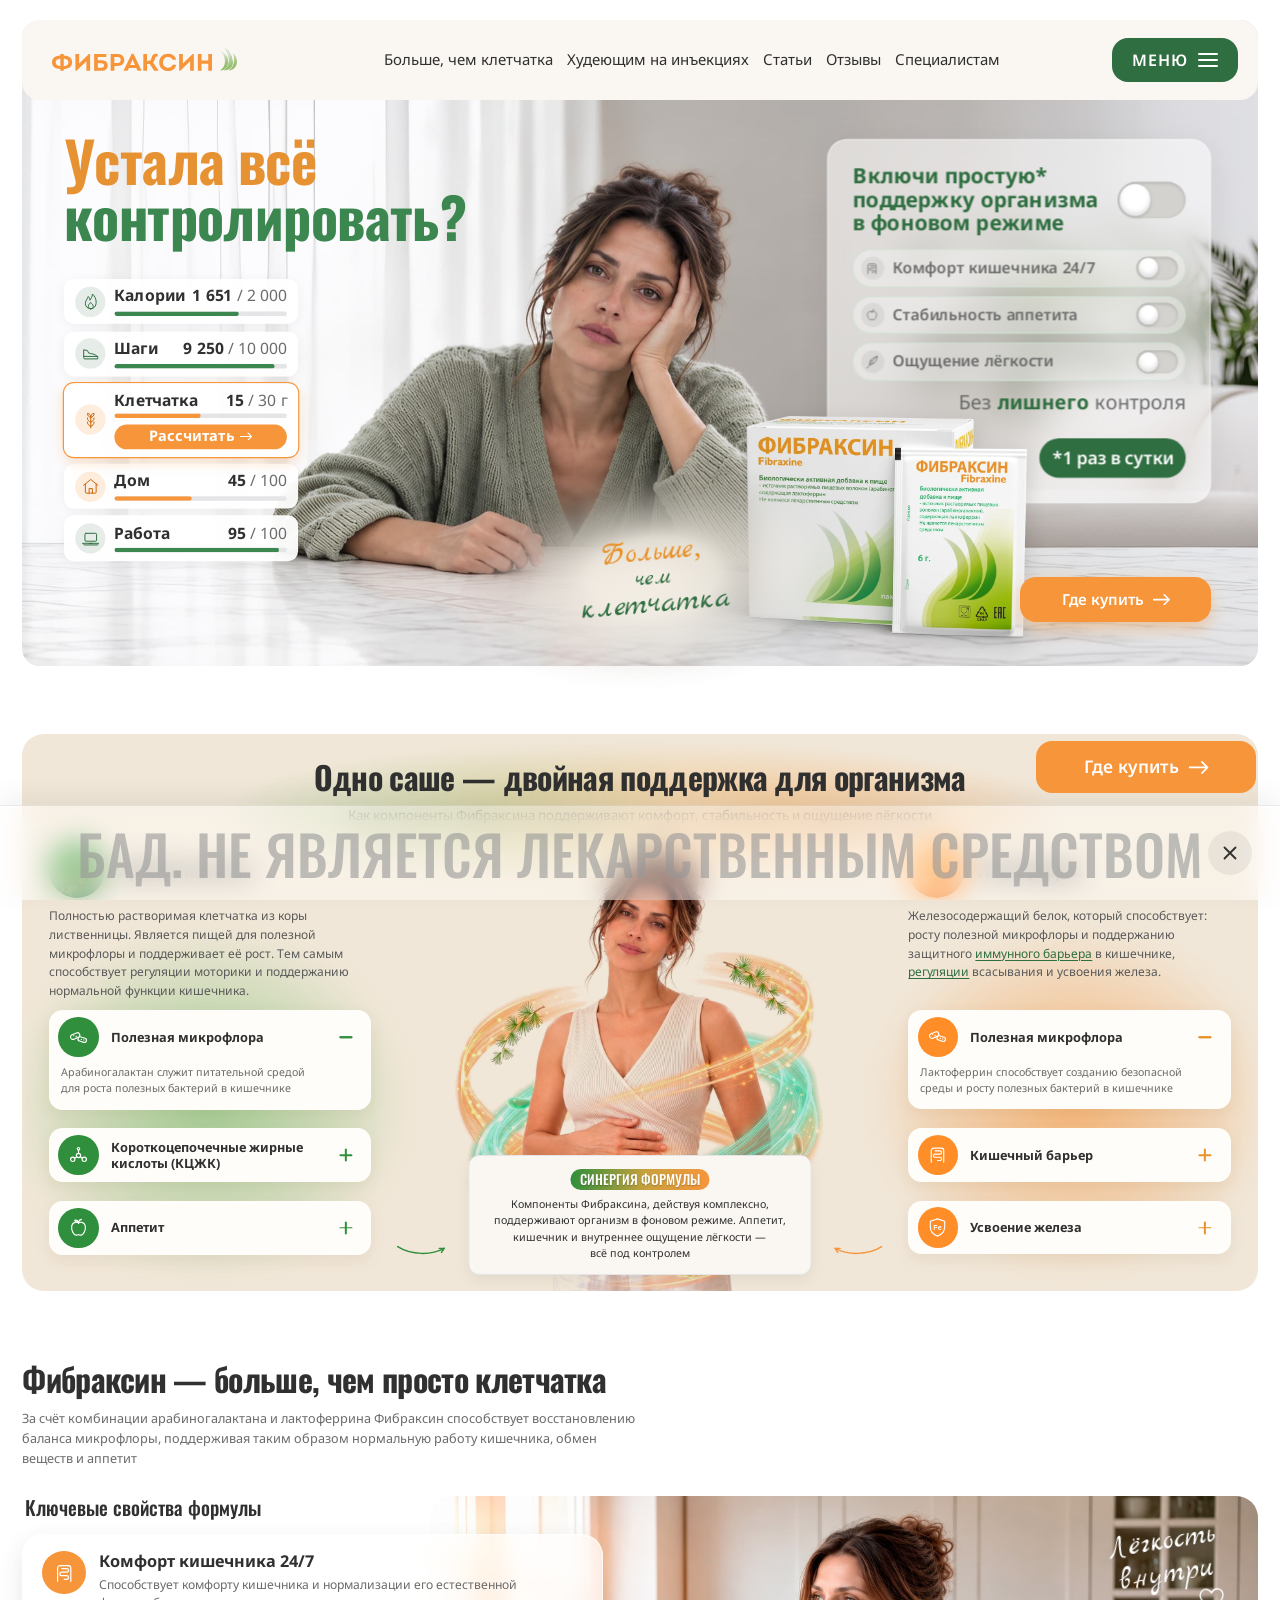
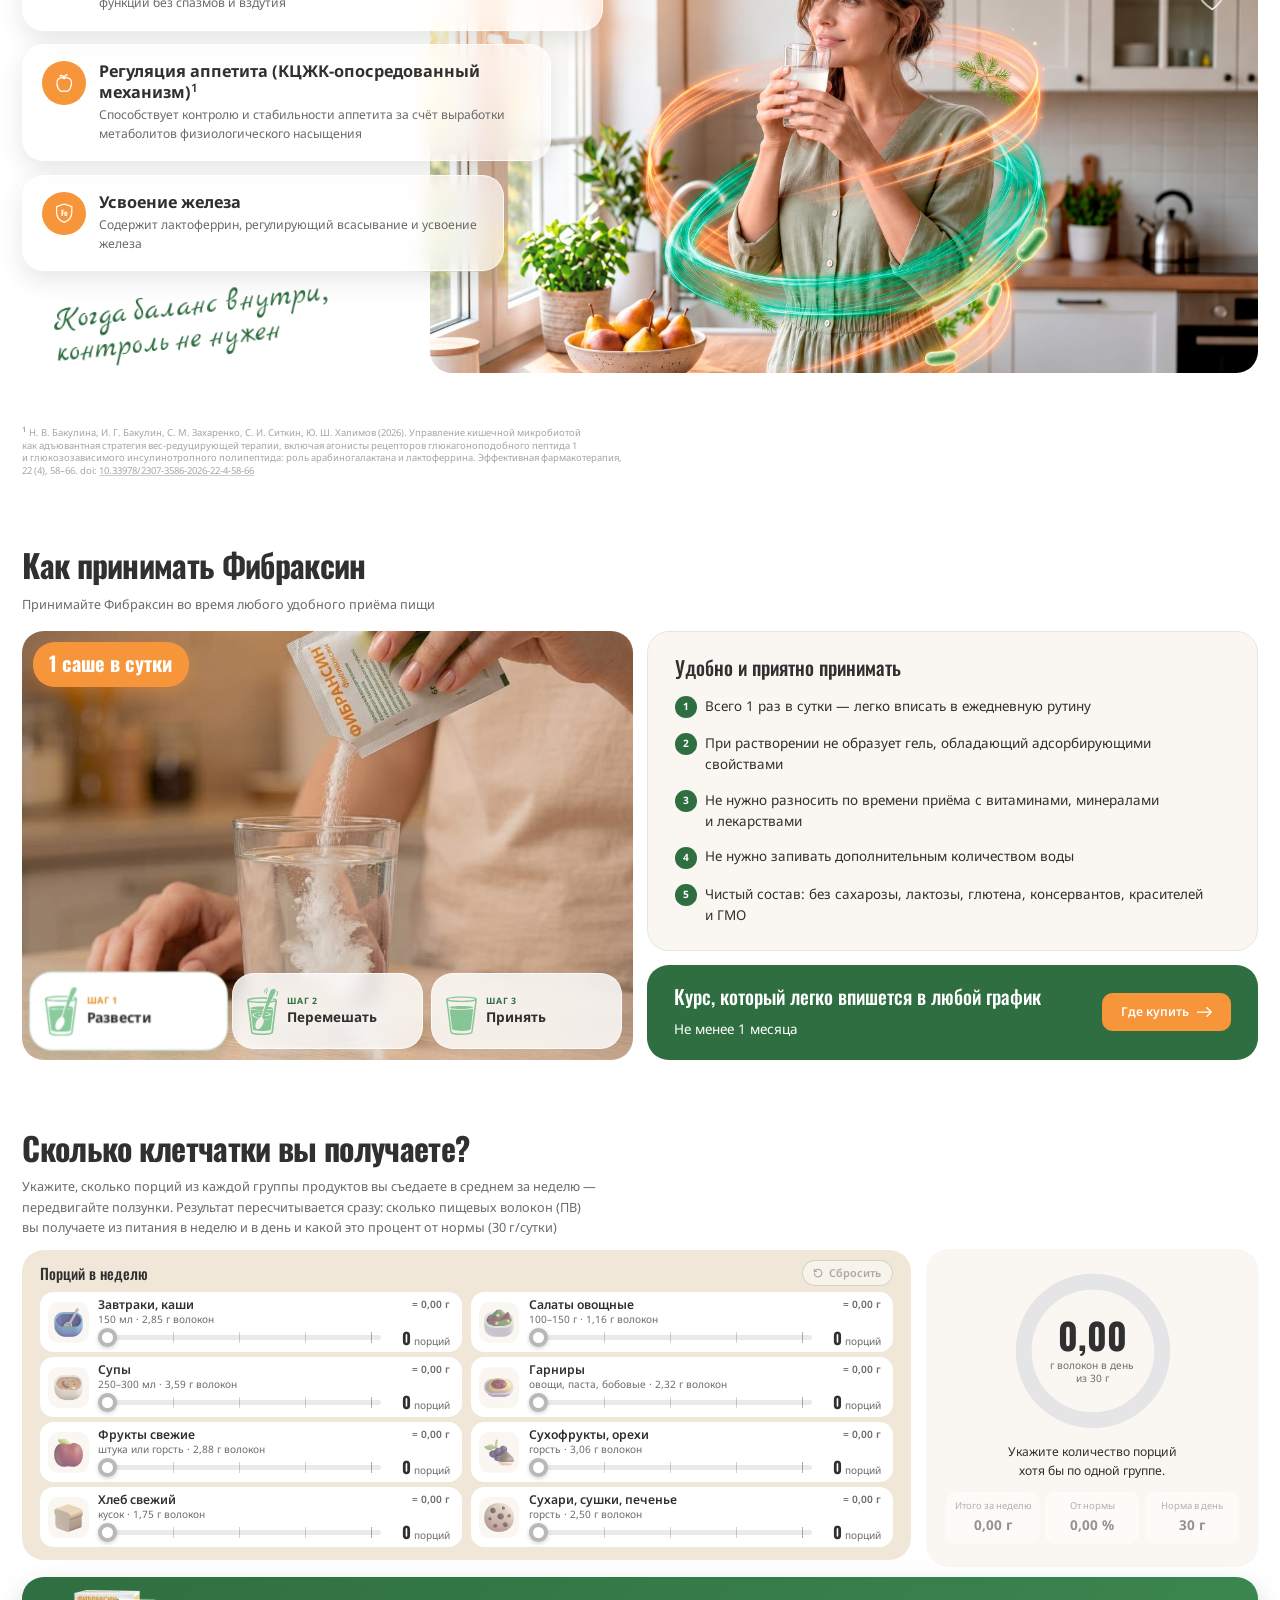
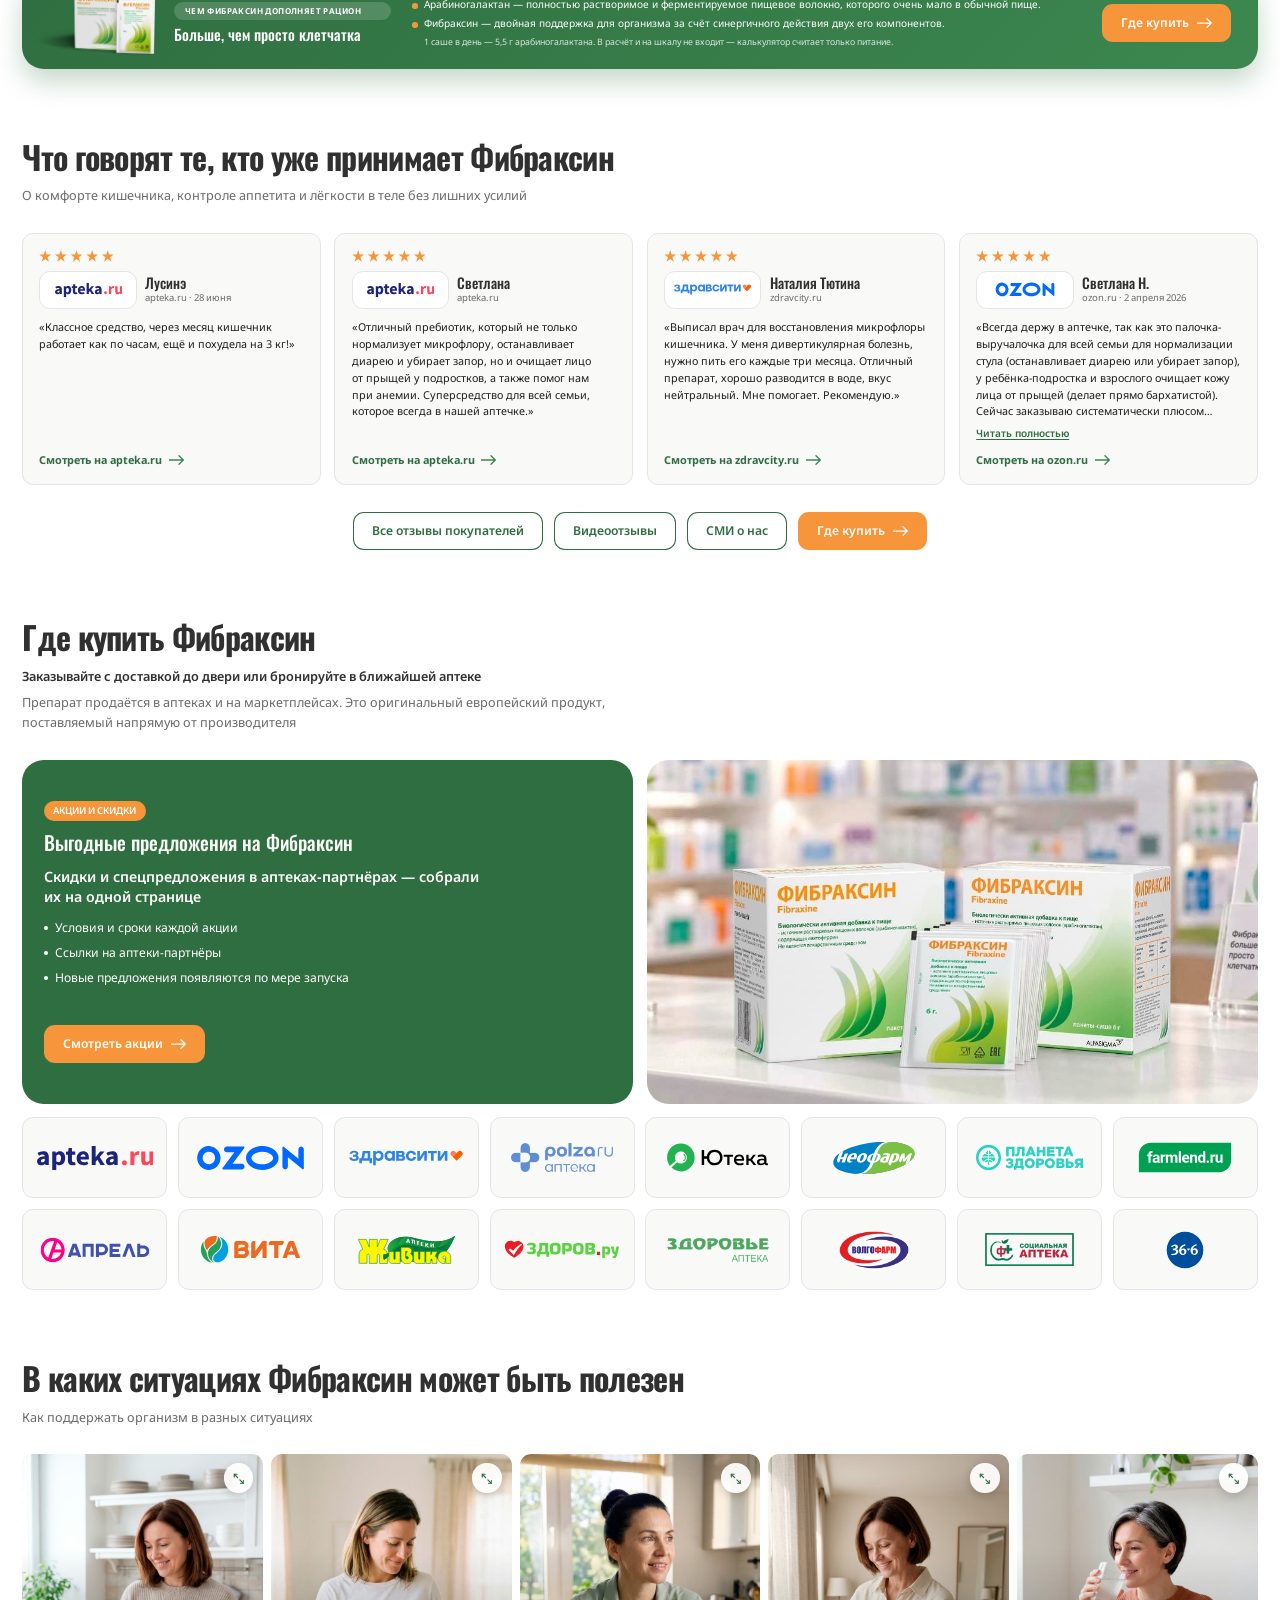
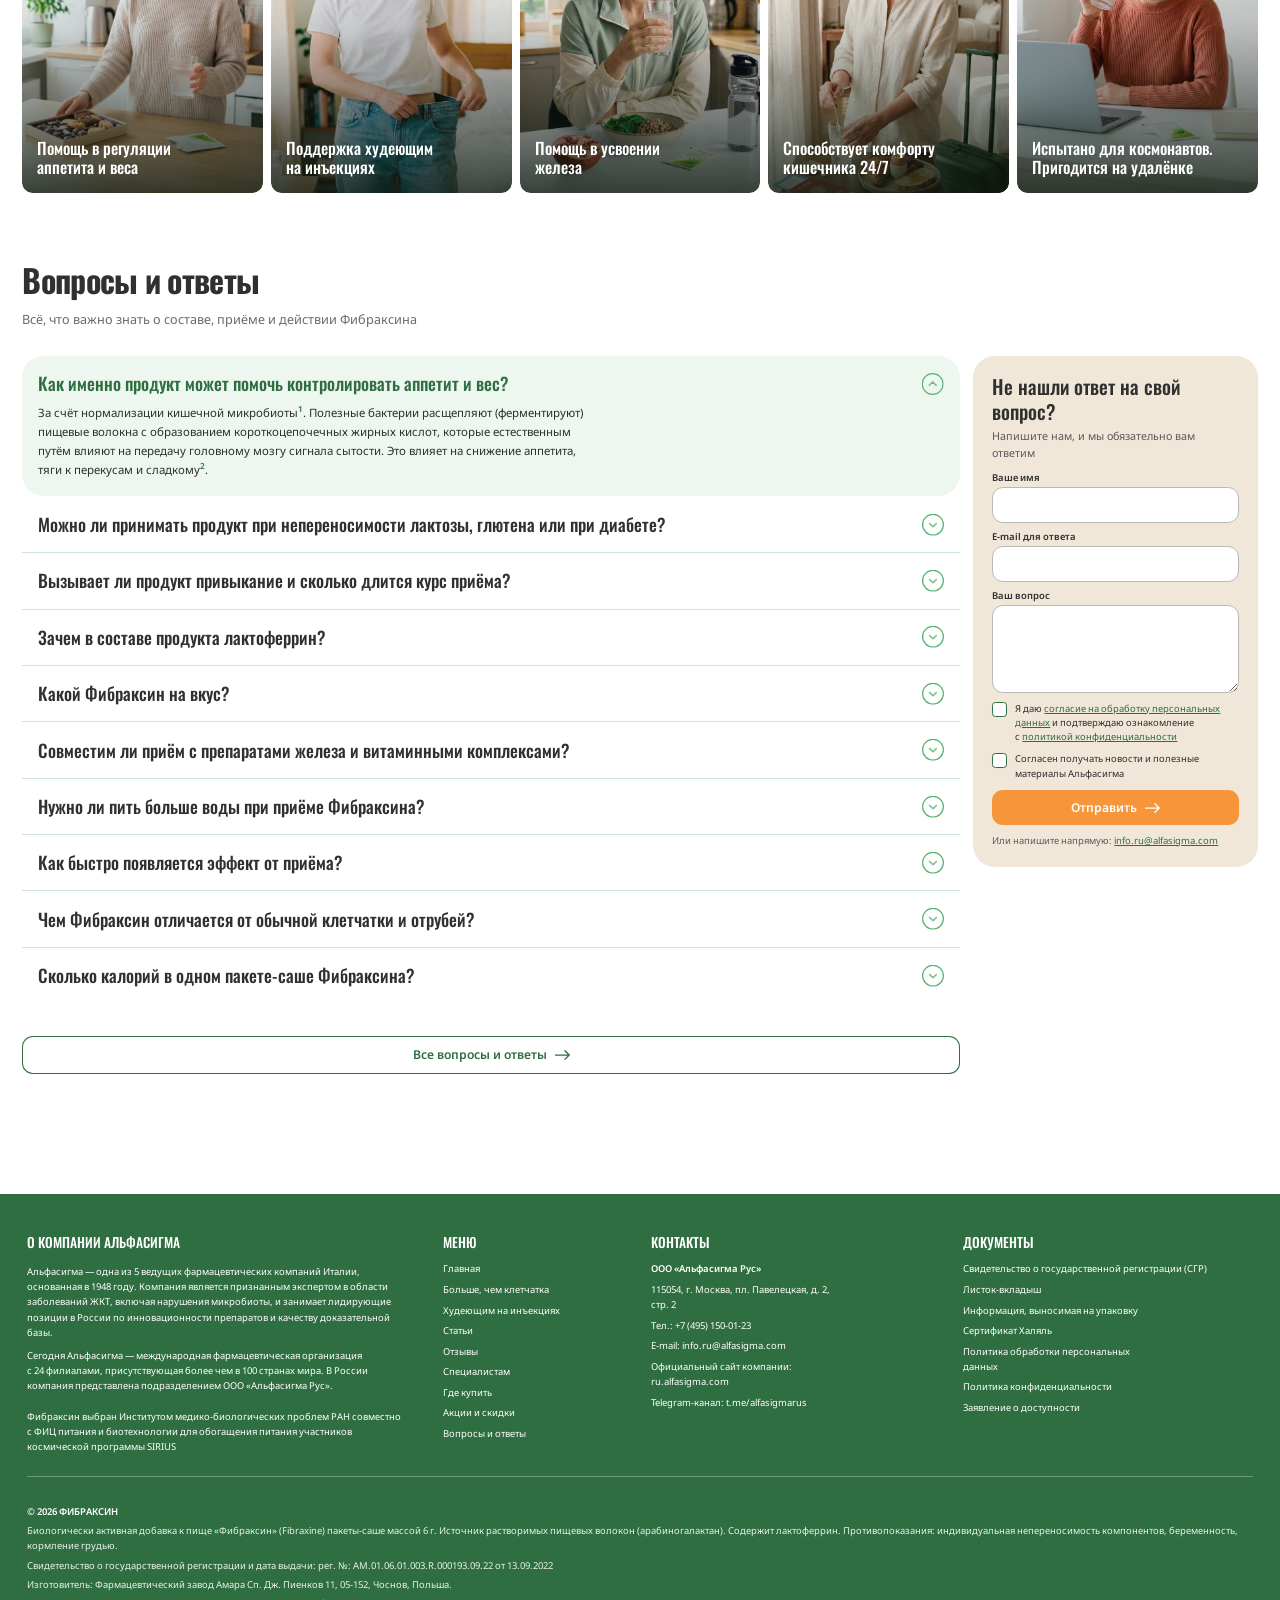
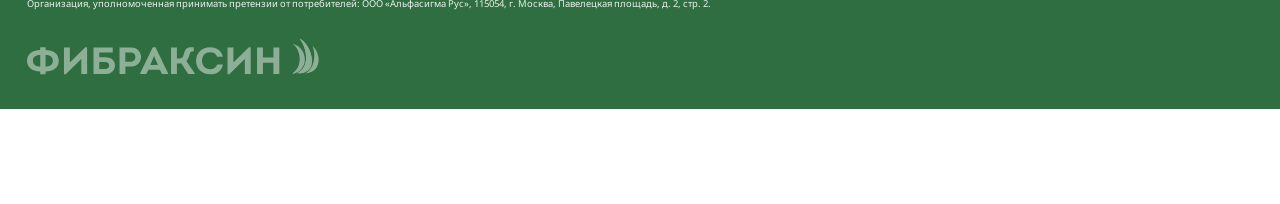
<file: index.html>
<!DOCTYPE html>
<html lang="ru">
<head>
<meta charset="utf-8">
<meta name="viewport" content="width=device-width, initial-scale=1">
<title>Фибраксин — поддержка кишечника и контроль аппетита</title>
<meta name="description" content="Фибраксин помогает восстановить баланс микрофлоры и за счёт этого поддержать нормальную работу кишечника, обмен веществ и аппетит. 1 саше в сутки.">
<link rel="canonical" href="https://fibraxine.ru/">
<meta name="robots" content="index, follow, max-image-preview:large">
<meta property="og:type" content="website">
<meta property="og:site_name" content="Фибраксин">
<meta property="og:locale" content="ru_RU">
<meta property="og:url" content="https://fibraxine.ru/">
<meta property="og:title" content="Фибраксин — поддержка кишечника и контроль аппетита">
<meta property="og:description" content="Фибраксин помогает восстановить баланс микрофлоры и за счёт этого поддержать нормальную работу кишечника, обмен веществ и аппетит. 1 саше в сутки.">
<meta property="og:image" content="https://fibraxine.ru/images/og/og-main.jpg">
<meta property="og:image:width" content="1200">
<meta property="og:image:height" content="630">
<meta property="og:image:alt" content="Фибраксин — поддержка кишечника и контроль аппетита">
<meta name="twitter:card" content="summary_large_image">
<meta name="twitter:title" content="Фибраксин — поддержка кишечника и контроль аппетита">
<meta name="twitter:description" content="Фибраксин помогает восстановить баланс микрофлоры и за счёт этого поддержать нормальную работу кишечника, обмен веществ и аппетит. 1 саше в сутки.">
<meta name="twitter:image" content="https://fibraxine.ru/images/og/og-main.jpg">
<script type="application/ld+json">{"@context":"https://schema.org","@graph":[{"@type":"WebSite","@id":"https://fibraxine.ru/#site","url":"https://fibraxine.ru/","name":"Фибраксин","inLanguage":"ru-RU","publisher":{"@id":"https://fibraxine.ru/#org"}},{"@type":"Organization","@id":"https://fibraxine.ru/#org","name":"ООО «Альфасигма Рус»","url":"https://ru.alfasigma.com","email":"info.ru@alfasigma.com","telephone":"+7 (495) 150-01-23","address":{"@type":"PostalAddress","streetAddress":"Павелецкая площадь, д. 2, стр. 2","addressLocality":"Москва","postalCode":"115054","addressCountry":"RU"},"sameAs":["https://t.me/alfasigmarus"]},{"@type":"FAQPage","mainEntity":[{"@type":"Question","name":"Как именно продукт может помочь контролировать аппетит и вес?","acceptedAnswer":{"@type":"Answer","text":"За счёт нормализации кишечной микробиоты1. Полезные бактерии расщепляют (ферментируют) пищевые волокна с образованием короткоцепочечных жирных кислот, которые естественным путём влияют на передачу головному мозгу сигнала сытости. Это влияет на снижение аппетита, тяги к перекусам и сладкому2."}},{"@type":"Question","name":"Можно ли принимать продукт при непереносимости лактозы, глютена или при диабете?","acceptedAnswer":{"@type":"Answer","text":"Да. Формула не содержит сахарозы, лактозы, глютена и ГМО, поэтому подходит тем, кто соблюдает диету или следит за уровнем сахара."}},{"@type":"Question","name":"Вызывает ли продукт привыкание и сколько длится курс приёма?","acceptedAnswer":{"@type":"Answer","text":"В составе Фибраксина нет слабительных компонентов, поэтому продукт не провоцирует эффект «ленивого кишечника» и не приводит к синдрому отмены. Базовый рекомендуемый курс — от 4 недель. При необходимости он может быть более длительным, и его можно повторять в течение года3."}},{"@type":"Question","name":"Зачем в составе продукта лактоферрин?","acceptedAnswer":{"@type":"Answer","text":"Лактоферрин — это натуральный железосодержащий защитный белок. В кишечнике он выполняет сразу две задачи: способствует нормализации баланса микрофлоры и поддержанию защитных свойств слизистой оболочки5.Он способен перехватывать свободное железо, которым питаются вредные бактерии. Без него патогенная флора теряет силу и не может расти, поэтому полезные бактерии спокойно развиваются.Лактоферрин связывает и доставляет это железо прямо в клетки кишечника. Организм получает микроэлемент естественным путём, а стенки ЖКТ не страдают от раздражения, как это часто бывает при обычном приёме железа. Эффективность белка подтверждают научные работы: исследование4 итальянских учёных и обзор5 австралийских исследователей."}},{"@type":"Question","name":"Какой Фибраксин на вкус?","acceptedAnswer":{"@type":"Answer","text":"Фибраксин практически нейтрален и полностью растворим в воде. Вы можете разводить его в воде, несладком напитке, натуральном соке или йогурте."}},{"@type":"Question","name":"Совместим ли приём с препаратами железа и витаминными комплексами?","acceptedAnswer":{"@type":"Answer","text":"Да, полностью. Растворимый арабиногалактан не связывает минералы, в том числе железо, и не мешает их всасыванию, в отличие от некоторых высоковязких пищевых волокон, таких как оболочка семян подорожника, которая рекомендуется разносить по времени приёма с лекарственными препаратами и нутриентами. Более того, лактоферрин в составе физиологически способствует безопасному транспорту и усвоению железа клетками слизистой оболочки кишечника."}},{"@type":"Question","name":"Нужно ли пить больше воды при приёме Фибраксина?","acceptedAnswer":{"@type":"Answer","text":"В отличие от более грубой клетчатки (отрубей, оболочки семян подорожника), которая активно впитывает воду и при её недостатке может вызывать запоры, арабиногалактан растворяется в напитке и не требует дополнительного питьевого режима. Достаточно обычной суточной нормы жидкости. Но если вы склонны к запорам, поддержание адекватного питьевого режима в любом случае полезно для работы кишечника."}},{"@type":"Question","name":"Как быстро появляется эффект от приёма?","acceptedAnswer":{"@type":"Answer","text":"Пребиотик Фибраксин работает не мгновенно — он поддерживает рост собственной полезной микрофлоры, а это процесс накопительный. Улучшение пищеварительного комфорта может появиться к концу второй — третьей недели регулярного приёма. Полный базовый курс составляет не менее четырёх недель, но может быть и более длительным."}},{"@type":"Question","name":"Чем Фибраксин отличается от обычной клетчатки и отрубей?","acceptedAnswer":{"@type":"Answer","text":"Обычные отруби и нерастворимая клетчатка работают «механически» — набухают, увеличивают объём кишечного содержимого и стимулируют перистальтику. При этом они могут связывать и выводить минералы (железо, цинк, кальций), вызывать вздутие и требуют повышенного употребления воды. Арабиногалактан в Фибраксине — полностью растворимое и ферментируемое пищевое волокно: он не связывает минералы, не вызывает газообразования и работает как пребиотик, то есть питает полезную микрофлору, которая сама может восстанавливать баланс и нормальную функцию кишечника."}},{"@type":"Question","name":"Сколько калорий в одном пакете-саше Фибраксина?","acceptedAnswer":{"@type":"Answer","text":"Фибраксин низкокалориен. Растворимые пищевые волокна не усваиваются организмом напрямую — их расщепляют бактерии кишечника с образованием короткоцепочечных жирных кислот. В одном саше (6 г) содержится 5,5 г арабиногалактана и 50 мг лактоферрина. Продукт не содержит сахара, подсластителей, консервантов и красителей."}}]}]}</script>
<link rel="icon" href="favicon.ico" sizes="any">
<link rel="icon" href="favicon.svg" type="image/svg+xml">
<link rel="apple-touch-icon" href="images/apple-touch-icon.png">
<link rel="manifest" href="site.webmanifest">
<meta name="theme-color" content="#2F6E40">
<link rel="stylesheet" href="style.css?v=20261127193822">
<script>(function(){var r=document.documentElement;var s=function(){var w=r.clientWidth||window.innerWidth;r.style.setProperty("--pz",w>=1280?Math.min(w,2560)/1890:1);};s();window.addEventListener("resize",s);})();</script>
</head>
<body>
<div class="page-top">
  <div class="wrap hero-wrap">
    <section class="hero hero--go" id="top">
      <header class="topbar">
        <a class="logo" href="#top"><img src="images/logo.svg?v=2" alt="Фибраксин" width="320" height="35"></a>
        <nav class="topbar__nav" aria-label="Разделы">
          <a href="#more">Больше, чем&nbsp;клетчатка</a>
          <a href="injections.html" target="_blank" rel="noopener">Худеющим на&nbsp;инъекциях</a>
          <a href="blog.html" target="_blank" rel="noopener">Статьи</a>
          <a href="reviews.html">Отзывы</a>
          <a href="specialists.html" target="_blank" rel="noopener">Специалистам</a>
        </nav>
        <div class="topbar__actions">
          <button class="btn btn--sm btn--menu" type="button" aria-expanded="false" aria-controls="menu"><span>МЕНЮ</span><i class="btn__burger" aria-hidden="true"><b></b><b></b><b></b></i></button>
        </div>
      </header>
      <div class="menu" id="menu" hidden>
        <a href="#more">Больше, чем&nbsp;клетчатка</a>
        <a href="injections.html" target="_blank" rel="noopener">Худеющим на&nbsp;инъекциях</a>
        <a href="blog.html" target="_blank" rel="noopener">Статьи</a>
        <a href="reviews.html">Отзывы</a>
        <a href="specialists.html" target="_blank" rel="noopener">Специалистам</a>
        <a href="#buy">Где купить</a>
        <a href="promo.html">Акции и&nbsp;скидки</a>
        <a href="faq.html" target="_blank" rel="noopener">Вопросы и&nbsp;ответы</a>
      </div>
      <div class="hero__bg"><div class="hero__bg-stage"><img src="images/hero-bg.jpg" alt="Уставшая женщина за столом и упаковка Фибраксина" fetchpriority="high"></div><img class="hero__pack-shadow" src="images/pack-shadow.webp" alt="" aria-hidden="true"></div>
      <div class="hero__stage">
      <h1 class="hero__title"><span><em>Устала всё</em> контролировать?</span></h1>
      <div class="bgmode">
        <div class="bgmode__head">
          <p class="bgmode__title">Включи простую* поддержку организма в&nbsp;фоновом режиме</p>
          <button class="switch switch--lg" type="button" aria-pressed="false" aria-label="Включить поддержку в фоновом режиме: все три пункта"><i></i></button>
        </div>
        <ul class="bgmode__list">
          <li class="bgmode__item"><span class="bgmode__ico" aria-hidden="true"><svg viewBox="0 0 48 48" fill="none" stroke="currentColor" stroke-width="2.4" stroke-linecap="round" stroke-linejoin="round"><path d="M11 40V14a5 5 0 0 1 5-5h16a5 5 0 0 1 5 5v26"/><path d="M19 15h10a3.5 3.5 0 0 1 0 7H19a3.5 3.5 0 0 0 0 7h10a3.5 3.5 0 0 1 0 7h-5"/></svg></span><span>Комфорт кишечника 24/7</span><button class="switch" type="button" aria-pressed="false" aria-label="Комфорт кишечника"><i></i></button></li>
          <li class="bgmode__item"><span class="bgmode__ico" aria-hidden="true"><svg viewBox="0 0 48 48" fill="none" stroke="currentColor" stroke-width="2.4" stroke-linecap="round" stroke-linejoin="round"><path d="M24 15c-3-3-12-3-14 5-2 9 4 20 9 20 2 0 3-1 5-1s3 1 5 1c5 0 11-11 9-20-2-8-11-8-14-5z"/><path d="M24 15c0-4 2-7 6-8"/></svg></span><span>Стабильность аппетита</span><button class="switch" type="button" aria-pressed="false" aria-label="Стабильность аппетита"><i></i></button></li>
          <li class="bgmode__item"><span class="bgmode__ico" aria-hidden="true"><svg viewBox="0 0 48 48" fill="none" stroke="currentColor" stroke-width="2.4" stroke-linecap="round" stroke-linejoin="round"><path d="M8 43c5-3 8-8 11-13 5-8 11-16 21-24"/><path d="M40 6c-9 2-17 7-21 14-2 4-3 8-3 12l3-2"/><path d="M40 6c1 8-2 15-8 20l-4-1 1 4c-3 2-7 3-11 3"/><path d="M22 21l-3-2"/></svg></span><span>Ощущение лёгкости</span><button class="switch" type="button" aria-pressed="false" aria-label="Ощущение лёгкости"><i></i></button></li>
        </ul>
        <div class="bgmode__foot">
          <p class="bgmode__note"><span>Без <b>лишнего</b> контроля</span><img class="bgmode__underline" src="images/underline.svg" alt="" width="198" height="12"></p>
          <p class="hero__pill">*1&nbsp;раз в&nbsp;сутки</p>
        </div>
      </div>
      <span class="stk5-spot" aria-hidden="true"></span>
      <img class="hero__pack" src="images/pack-product.webp" alt="Упаковка и саше Фибраксина, стакан воды">
      <div class="stk5 stk5--note" aria-hidden="true"><span class="stk5__s">Больше,</span><span class="stk5__m">чем</span><span class="stk5__l">клетчатка</span><svg class="stk5__arrow" viewBox="0 0 120 60" fill="none" stroke="currentColor" stroke-width="2.2" stroke-linecap="round" stroke-linejoin="round"><path class="more__arrow-line" pathLength="1" d="M4 44c26 12 60 10 86-10 8-6 14-13 18-20"/><path class="more__arrow-head" pathLength="1" d="M96 14l12 0 1 12"/></svg></div>
      <ul class="stats">
        <li class="stat" aria-hidden="true" data-low="1200" data-value="2180" data-max="2000" data-over="2300" data-min-free="600" data-max-free="2300" data-min-calm="1650" data-max-calm="2000"><span class="stat__ico" aria-hidden="true"><svg viewBox="0 0 48 48" fill="none" stroke="currentColor" stroke-width="2.4" stroke-linecap="round" stroke-linejoin="round"><path d="M24 42c-8 0-13-5.5-13-12.5 0-7 5-11 7-17 3 3 4 6 4 9 2-4 6-8 6-15 5 4 9 11 9 20 0 9-5 15.5-13 15.5z"/><path d="M24 42c-3.5 0-6-2.5-6-6 0-4 4-6 5-9 3 2 7 5 7 9.5 0 3-2.5 5.5-6 5.5z"/></svg></span><span class="stat__label">Калории</span><span class="stat__val"><b>2&nbsp;180</b> / 2&nbsp;000</span><i class="stat__bar"><b></b></i></li>
        <li class="stat" aria-hidden="true" data-value="10243" data-max="10000" data-min-free="3000" data-max-free="10000" data-min-calm="8500" data-max-calm="10000"><span class="stat__ico" aria-hidden="true"><svg viewBox="0 0 48 48" fill="none" stroke="currentColor" stroke-width="2.4" stroke-linecap="round" stroke-linejoin="round"><path d="M7 30V14l9 2 3 6c5 1 12 2 17 5 4 2 5 5 5 9H9a2 2 0 0 1-2-2z"/><path d="M7 30h34"/></svg></span><span class="stat__label">Шаги</span><span class="stat__val"><b>10&nbsp;243</b> / 10&nbsp;000</span><i class="stat__bar"><b></b></i></li>
        <li class="stat stat--go" data-low="25" data-value="18" data-max="30" data-min-free="5" data-max-free="30" data-min-calm="25" data-max-calm="30"><span class="stat__ico" aria-hidden="true"><svg viewBox="0 0 48 48" fill="none" stroke="currentColor" stroke-width="2.4" stroke-linecap="round" stroke-linejoin="round"><path d="M24 43V18"/><path d="M24 18c-5-1-8-5-8-10 5 0 8 4 8 10z"/><path d="M24 18c5-1 8-5 8-10-5 0-8 4-8 10z"/><path d="M24 29c-5-1-8-5-8-10M24 29c5-1 8-5 8-10"/><path d="M24 39c-5-1-8-5-8-10M24 39c5-1 8-5 8-10"/></svg></span><span class="stat__label">Клетчатка</span><span class="stat__val"><b>18</b> / 30&nbsp;г</span><i class="stat__bar"><b></b></i><a class="stat__go" href="#calc" aria-label="Рассчитать, сколько клетчатки в вашем рационе">Рассчитать<span class="stat__go-x">&nbsp;клетчатку</span><svg viewBox="0 0 22 14.73" aria-hidden="true"><path d="M21.7 8.07a1 1 0 0 0 0-1.41L15.34.29a1 1 0 1 0-1.41 1.42l5.66 5.65-5.66 5.66a1 1 0 0 0 1.41 1.41zM0 8.36h21v-2H0z" fill="currentColor"/></svg></a></li>
        <li class="stat" aria-hidden="true" data-value="80" data-max="100" data-min-free="25" data-max-free="100" data-min-calm="75" data-max-calm="100"><span class="stat__ico" aria-hidden="true"><svg viewBox="0 0 48 48" fill="none" stroke="currentColor" stroke-width="2.4" stroke-linecap="round" stroke-linejoin="round"><path d="M7 22L24 8l17 14"/><path d="M11 19v20a2 2 0 0 0 2 2h22a2 2 0 0 0 2-2V19"/><path d="M20 41V30h8v11"/></svg></span><span class="stat__label">Дом</span><span class="stat__val"><b>80</b> / 100</span><i class="stat__bar"><b></b></i></li>
        <li class="stat" aria-hidden="true" data-value="60" data-max="100" data-min-free="20" data-max-free="100" data-min-calm="70" data-max-calm="100"><span class="stat__ico" aria-hidden="true"><svg viewBox="0 0 48 48" fill="none" stroke="currentColor" stroke-width="2.4" stroke-linecap="round" stroke-linejoin="round"><rect x="10" y="11" width="28" height="19" rx="2.5"/><path d="M5 35h38l-2 3.2a2 2 0 0 1-1.7.8H8.7a2 2 0 0 1-1.7-.8z"/><path d="M21 35.5h6"/></svg></span><span class="stat__label">Работа</span><span class="stat__val"><b>60</b> / 100</span><i class="stat__bar"><b></b></i></li>
      </ul>
      <a class="btn hero__cta" href="#buy">Где купить<svg class="btn__arrow" viewBox="0 0 22 14.73" aria-hidden="true"><path d="M21.7 8.07a1 1 0 0 0 0-1.41L15.34.29a1 1 0 1 0-1.41 1.42l5.66 5.65-5.66 5.66a1 1 0 0 0 1.41 1.41zM0 8.36h21v-2H0z" fill="currentColor"/></svg></a>
      </div>
    </section>
  </div>
</div>
<main>
<section class="wrap section">
  <div class="formula-wrap">
    <div class="formula" data-pills="c">
      <img class="formula__center" src="images/s4-center-mul-5.jpg" alt="Женщина со стаканом напитка с Фибраксином">
      <div class="formula__head">
        <h2 class="h2">Одно саше&nbsp;— двойная поддержка для&nbsp;организма</h2>
        <p>Как&nbsp;компоненты Фибраксина поддерживают комфорт, стабильность и&nbsp;ощущение лёгкости</p>
      </div>
      <div class="formula__col formula__col--left">
        <div class="formula__col-head">
          <img src="images/icon-arabino.jpg?v=1" alt="">
          <h3 class="h3 h3--dark">Арабиногалактан</h3>
        </div>
        <p class="formula__col-desc">Полностью растворимая клетчатка из&nbsp;коры лиственницы. Является пищей для&nbsp;полезной микрофлоры и&nbsp;поддерживает её&nbsp;рост. Тем&nbsp;самым способствует регуляции моторики и&nbsp;поддержанию нормальной функции кишечника.</p>
        <ul class="pills">
          <li class="pill"><span class="pill__ico pill__ico--green"><img src="images/icon-lotus.svg" alt=""></span><span class="pill__txt"><b>Полезная микрофлора</b><span style="--w:300">Арабиногалактан служит питательной средой для&nbsp;роста полезных бактерий в&nbsp;кишечнике</span></span></li>
          <li class="pill"><span class="pill__ico pill__ico--green"><img src="images/icon-kczhk.svg" alt=""></span><span class="pill__txt"><b>Короткоцепочечные жирные<br class="br-b"> кислоты (КЦЖК)</b><span style="--w:461"><i class="t-full">Естественные метаболиты, которые образуются при&nbsp;ферментации арабиногалактана в&nbsp;кишечнике. Обладают множеством полезных функций для&nbsp;кишечника и&nbsp;организма в&nbsp;целом</i><i class="t-short">Образуются при&nbsp;ферментации арабиногалактана и&nbsp;поддерживают кишечник и&nbsp;организм в&nbsp;целом</i></span></span></li>
          <li class="pill"><span class="pill__ico pill__ico--green"><img src="images/icon-organic.svg" alt=""></span><span class="pill__txt"><b>Аппетит</b><span style="--w:271">КЦЖК способствуют контролю и&nbsp;стабильности аппетита</span></span></li>
        </ul>
      </div>
      <div class="formula__col formula__col--right">
        <div class="formula__col-head">
          <img src="images/icon-lacto.svg?v=202610271646d" alt="">
          <h3 class="h3 h3--dark">Лактоферрин</h3>
        </div>
        <p class="formula__col-desc">Железосодержащий белок, который способствует: росту полезной микрофлоры и&nbsp;поддержанию защитного <a class="src-link" href="https://pmc.ncbi.nlm.nih.gov/articles/PMC9875800/" target="_blank" rel="noopener nofollow">иммунного барьера</a> в&nbsp;кишечнике, <a class="src-link" href="https://link.springer.com/article/10.1007/s10534-010-9297-1" target="_blank" rel="noopener nofollow">регуляции</a> всасывания и&nbsp;усвоения железа.</p>
        <ul class="pills">
          <li class="pill"><span class="pill__ico pill__ico--orange"><img src="images/icon-lotus-g.svg" alt=""></span><span class="pill__txt"><b>Полезная микрофлора</b><span style="--w:330">Лактоферрин способствует созданию безопасной среды и&nbsp;росту полезных бактерий в&nbsp;кишечнике</span></span></li>
          <li class="pill"><span class="pill__ico pill__ico--orange"><img src="images/icon-gut-w.svg" alt=""></span><span class="pill__txt"><b>Кишечный барьер</b><span style="--w:380">Лактоферрин способствует его&nbsp;укреплению: защите слизистой и&nbsp;поддержанию местного иммунитета, сдерживает рост нежелательных бактерий</span></span></li>
          <li class="pill"><span class="pill__ico pill__ico--orange"><img src="images/icon-iron.svg" alt=""></span><span class="pill__txt"><b>Усвоение железа</b><span style="--w:380">Лактоферрин связывает и&nbsp;транспортирует железо из&nbsp;кишечника. Регулирует его&nbsp;всасывание и&nbsp;усвоение организмом</span></span></li>
        </ul>
      </div>
      <img class="formula__arrow" src="images/s4-union.svg" alt="" aria-hidden="true">
      <svg class="formula__arrow-l" viewBox="0 0 24 24" aria-hidden="true"><path d="M4 1l16 11L4 23" fill="none" stroke="#f7953b" stroke-width="1.3" stroke-linecap="round" stroke-linejoin="round"/></svg>
      <div class="synergy">
      <svg class="synergy__arr synergy__arr--l" viewBox="0 0 180 70" fill="none" stroke="currentColor" stroke-width="2.6" stroke-linecap="round" stroke-linejoin="round" aria-hidden="true"><path d="M4 22C52 52 120 52 164 28"/><path d="M164 28l-17 0M164 28l-9 14"/></svg>
      <svg class="synergy__arr synergy__arr--r" viewBox="0 0 180 70" fill="none" stroke="currentColor" stroke-width="2.6" stroke-linecap="round" stroke-linejoin="round" aria-hidden="true"><path d="M176 22C128 52 60 52 16 28"/><path d="M16 28l17 0M16 28l9 14"/></svg>
        <span class="synergy__tag">СИНЕРГИЯ ФОРМУЛЫ</span>
        <p>Компоненты Фибраксина, действуя комплексно, поддерживают организм в&nbsp;фоновом режиме. Аппетит, кишечник и&nbsp;внутреннее ощущение лёгкости&nbsp;— всё&nbsp;под&nbsp;контролем</p>
      </div>
    </div>
  </div>
</section>
<section class="wrap section" id="more">
  <div class="sec-head">
    <h2 class="h2">Фибраксин&nbsp;— больше, чем&nbsp;просто клетчатка</h2>
    <div class="sec-head__side">
      <p class="lead">За&nbsp;счёт комбинации арабиногалактана и&nbsp;лактоферрина Фибраксин способствует восстановлению баланса микрофлоры, поддерживая таким образом нормальную работу кишечника, обмен веществ и&nbsp;аппетит</p>
    </div>
  </div>
  <div class="more">
    <div class="more__left">
      <h3 class="h3 h3--dark more__label">Ключевые свойства формулы</h3>
      <div class="props">
        <div class="prop">
          <span class="prop__ico" aria-hidden="true"><svg viewBox="0 0 48 48" fill="none" stroke="currentColor" stroke-width="2.4" stroke-linecap="round" stroke-linejoin="round"><path d="M11 40V14a5 5 0 0 1 5-5h16a5 5 0 0 1 5 5v26"/><path d="M19 15h10a3.5 3.5 0 0 1 0 7H19a3.5 3.5 0 0 0 0 7h10a3.5 3.5 0 0 1 0 7h-5"/></svg></span>
          <h4 class="prop__title">Комфорт кишечника 24/7</h4>
          <p>Способствует комфорту кишечника и&nbsp;нормализации его&nbsp;естественной функции без&nbsp;спазмов и&nbsp;вздутия</p>
        </div>
        <div class="prop">
          <span class="prop__ico" aria-hidden="true"><svg viewBox="0 0 48 48" fill="none" stroke="currentColor" stroke-width="2.4" stroke-linecap="round" stroke-linejoin="round"><path d="M24 15c-3-3-12-3-14 5-2 9 4 20 9 20 2 0 3-1 5-1s3 1 5 1c5 0 11-11 9-20-2-8-11-8-14-5z"/><path d="M24 15c0-4 2-7 6-8"/><path d="M24 12c-2-3-5-4-8-3 1 3 4 4 8 3z"/></svg></span>
          <h4 class="prop__title">Регуляция аппетита (КЦЖК-опосредованный механизм)<sup><a class="fn-ref" href="#more-fn-1">1</a></sup></h4>
          <p>Способствует контролю и&nbsp;стабильности аппетита за&nbsp;счёт выработки метаболитов физиологического насыщения</p>
        </div>
        <div class="prop">
          <span class="prop__ico" aria-hidden="true"><svg viewBox="0 0 48 48" fill="none" stroke="currentColor" stroke-width="2.4" stroke-linecap="round" stroke-linejoin="round"><path d="M24 6l15 5v11c0 10-6.5 17-15 20-8.5-3-15-10-15-20V11z"/><text x="24" y="30" text-anchor="middle" font-family="Oswald, sans-serif" font-weight="700" font-size="15" fill="currentColor" stroke="none">Fe</text></svg></span>
          <h4 class="prop__title">Усвоение железа</h4>
          <p>Содержит лактоферрин, регулирующий всасывание и&nbsp;усвоение железа</p>
        </div>
      </div>
    </div>
    <div class="more__photo">
      <img src="images/s3-photo-6.jpg" alt="Женщина пьёт напиток с Фибраксином на светлой кухне">
      <p class="more__script"><span class="more__txt">Лёгкость<br>внутри</span><svg class="more__heart" viewBox="0 0 40 36" fill="none" stroke="currentColor" stroke-width="2" stroke-linecap="round" stroke-linejoin="round"><path d="M20 33C9 25 3 19 3 11.5 3 6.5 7 3 11.5 3c3.6 0 6.3 2.1 8.5 5.4C22.2 5.1 24.9 3 28.5 3 33 3 37 6.5 37 11.5 37 19 31 25 20 33z"/></svg></p>
    </div>
    <p class="more__note"><span class="more__txt">Когда баланс внутри,<br>контроль не&nbsp;нужен</span><svg class="more__arrow" viewBox="0 0 120 60" fill="none" stroke="currentColor" stroke-width="2.2" stroke-linecap="round" stroke-linejoin="round" aria-hidden="true"><path class="more__arrow-line" pathLength="1" d="M4 44c26 12 60 10 86-10 8-6 14-13 18-20"/><path class="more__arrow-head" pathLength="1" d="M96 14l12 0 1 12"/></svg></p>
  </div>
  <p class="more__fn" id="more-fn-1"><sup>1</sup>&nbsp;Н.&nbsp;В.&nbsp;Бакулина, И.&nbsp;Г.&nbsp;Бакулин, С.&nbsp;М.&nbsp;Захаренко, С.&nbsp;И.&nbsp;Ситкин, Ю.&nbsp;Ш.&nbsp;Халимов (2026). Управление кишечной микробиотой как&nbsp;адъювантная стратегия вес-редуцирующей терапии, включая агонисты рецепторов глюкагоноподобного пептида&nbsp;1 и&nbsp;глюкозозависимого инсулинотропного полипептида: роль арабиногалактана и&nbsp;лактоферрина. Эффективная фармакотерапия, 22&nbsp;(4), 58–66. doi: <a href="https://doi.org/10.33978/2307-3586-2026-22-4-58-66" target="_blank" rel="noopener noreferrer">10.33978/2307-3586-2026-22-4-58-66</a></p>
</section>
<section class="wrap section section--howto" id="howto-v3">
  <div class="sec-head">
    <h2 class="h2">Как&nbsp;принимать Фибраксин</h2>
    <div class="sec-head__side">
      <p class="lead">Принимайте Фибраксин во&nbsp;время любого удобного приёма пищи</p>
    </div>
  </div>
  <div class="steps steps--v2 steps--fill">
    <div class="steps__left">
      <div class="steps__media">
        <div class="dose-badge"><b>1&nbsp;саше в&nbsp;сутки</b></div>
        <img class="steps__pic is-active" src="images/howto-1.jpg" alt="Саше Фибраксина высыпают в стакан воды">
        <img class="steps__pic" src="images/howto-2.jpg" alt="Напиток размешивают ложкой до полного растворения" loading="lazy">
        <img class="steps__pic" src="images/howto-3.jpg" alt="Готовый напиток в стакане" loading="lazy">
        <ol class="steps__list">
          <li class="step"><img class="step__ico" src="images/step-glass1.svg" alt=""><span class="step__txt"><b class="step__num">Шаг&nbsp;1</b><b class="step__title">Развести</b></span></li>
          <li class="step"><img class="step__ico" src="images/step-glass2.svg" alt=""><span class="step__txt"><b class="step__num">Шаг&nbsp;2</b><b class="step__title">Перемешать</b></span></li>
          <li class="step"><img class="step__ico" src="images/step-glass3.svg" alt=""><span class="step__txt"><b class="step__num">Шаг&nbsp;3</b><b class="step__title">Принять</b></span></li>
        </ol>
      </div>
    </div>
    <div class="steps__side">
      <div class="howto-list">
        <h3 class="h3 h3--dark">Удобно и&nbsp;приятно принимать</h3>
        <ol>
        <li>Всего 1&nbsp;раз в&nbsp;сутки&nbsp;— легко вписать в&nbsp;ежедневную рутину</li>
        <li>При&nbsp;растворении не&nbsp;образует гель, обладающий адсорбирующими свойствами</li>
        <li>Не&nbsp;нужно разносить по&nbsp;времени приёма с&nbsp;витаминами, минералами и&nbsp;лекарствами</li>
        <li>Не&nbsp;нужно запивать дополнительным количеством воды</li>
        <li>Чистый состав: без&nbsp;сахарозы, лактозы, глютена, консервантов, красителей и&nbsp;ГМО</li>
      </ol>
      </div>
      <div class="course">
        <div>
          <p class="course__title">Курс, который легко впишется в&nbsp;любой график</p>
          <p class="course__text">Не&nbsp;менее 1&nbsp;месяца</p>
        </div>
        <a class="btn" href="#buy">Где купить<svg class="btn__arrow" viewBox="0 0 22 14.73" aria-hidden="true"><path d="M21.7 8.07a1 1 0 0 0 0-1.41L15.34.29a1 1 0 1 0-1.41 1.42l5.66 5.65-5.66 5.66a1 1 0 0 0 1.41 1.41zM0 8.36h21v-2H0z" fill="currentColor"/></svg></a>
      </div>
    </div>
  </div>
</section>
<section class="wrap section section--calc" id="calc">
  <div class="sec-head">
    <h2 class="h2">Сколько клетчатки вы&nbsp;получаете?</h2>
    <div class="sec-head__side">
      <p class="lead">Укажите, сколько порций из&nbsp;каждой группы продуктов вы&nbsp;съедаете в&nbsp;среднем за&nbsp;неделю&nbsp;— передвигайте ползунки. Результат пересчитывается сразу: сколько пищевых волокон (ПВ) вы&nbsp;получаете из&nbsp;питания в&nbsp;неделю и&nbsp;в&nbsp;день и&nbsp;какой это процент от&nbsp;нормы (30&nbsp;г/сутки)</p>
    </div>
  </div>
  <div class="pcalc" data-pcalc>
    <div class="pcalc__form">
      <div class="pcalc__head">
        <p class="h5">Порций в&nbsp;неделю</p>
        <button class="pcalc__reset" type="button" disabled><svg viewBox="0 0 24 24" aria-hidden="true"><path d="M4.5 12a7.5 7.5 0 1 0 2.2-5.3"/><path d="M4.5 4.5v4.2h4.2"/></svg>Сбросить</button>
      </div>
      <ul class="pcalc__list">
        <li class="pcalc__row"><span class="pcalc__ico" aria-hidden="true"><img src="images/food/kasha.png" alt="" width="256" height="256" loading="lazy"></span><label class="pcalc__name" for="pc-1"><b>Завтраки, каши</b><small>150&nbsp;мл · 2,85&nbsp;г&nbsp;волокон</small></label><span class="pcalc__sum">= 0,00&nbsp;г</span><span class="pcalc__range"><input type="range" id="pc-1" min="0" max="28" step="1" value="0" autocomplete="off" data-pv="2.8483300000000003"></span><span class="pcalc__count"><b>0</b> <i>порций</i></span></li>
        <li class="pcalc__row"><span class="pcalc__ico" aria-hidden="true"><img src="images/food/salad.png" alt="" width="256" height="256" loading="lazy"></span><label class="pcalc__name" for="pc-2"><b>Салаты овощные</b><small>100–150&nbsp;г · 1,16&nbsp;г&nbsp;волокон</small></label><span class="pcalc__sum">= 0,00&nbsp;г</span><span class="pcalc__range"><input type="range" id="pc-2" min="0" max="28" step="1" value="0" autocomplete="off" data-pv="1.1643584905660378"></span><span class="pcalc__count"><b>0</b> <i>порций</i></span></li>
        <li class="pcalc__row"><span class="pcalc__ico" aria-hidden="true"><img src="images/food/soup-bowl.png" alt="" width="256" height="256" loading="lazy"></span><label class="pcalc__name" for="pc-3"><b>Супы</b><small>250–300&nbsp;мл · 3,59&nbsp;г&nbsp;волокон</small></label><span class="pcalc__sum">= 0,00&nbsp;г</span><span class="pcalc__range"><input type="range" id="pc-3" min="0" max="28" step="1" value="0" autocomplete="off" data-pv="3.5874791666666663"></span><span class="pcalc__count"><b>0</b> <i>порций</i></span></li>
        <li class="pcalc__row"><span class="pcalc__ico" aria-hidden="true"><img src="images/food/spaghetti.png" alt="" width="256" height="256" loading="lazy"></span><label class="pcalc__name" for="pc-4"><b>Гарниры</b><small>овощи, паста, бобовые · 2,32&nbsp;г&nbsp;волокон</small></label><span class="pcalc__sum">= 0,00&nbsp;г</span><span class="pcalc__range"><input type="range" id="pc-4" min="0" max="28" step="1" value="0" autocomplete="off" data-pv="2.316792452830189"></span><span class="pcalc__count"><b>0</b> <i>порций</i></span></li>
        <li class="pcalc__row"><span class="pcalc__ico" aria-hidden="true"><img src="images/food/apple.png" alt="" width="256" height="256" loading="lazy"></span><label class="pcalc__name" for="pc-5"><b>Фрукты свежие</b><small>штука или горсть · 2,88&nbsp;г&nbsp;волокон</small></label><span class="pcalc__sum">= 0,00&nbsp;г</span><span class="pcalc__range"><input type="range" id="pc-5" min="0" max="28" step="1" value="0" autocomplete="off" data-pv="2.8821509433962267"></span><span class="pcalc__count"><b>0</b> <i>порций</i></span></li>
        <li class="pcalc__row"><span class="pcalc__ico" aria-hidden="true"><img src="images/food/grapes-hazel.png" alt="" width="256" height="256" loading="lazy"></span><label class="pcalc__name" for="pc-6"><b>Сухофрукты, орехи</b><small>горсть · 3,06&nbsp;г&nbsp;волокон</small></label><span class="pcalc__sum">= 0,00&nbsp;г</span><span class="pcalc__range"><input type="range" id="pc-6" min="0" max="28" step="1" value="0" autocomplete="off" data-pv="3.0575769230769225"></span><span class="pcalc__count"><b>0</b> <i>порций</i></span></li>
        <li class="pcalc__row"><span class="pcalc__ico" aria-hidden="true"><img src="images/food/bread.png" alt="" width="256" height="256" loading="lazy"></span><label class="pcalc__name" for="pc-7"><b>Хлеб свежий</b><small>кусок · 1,75&nbsp;г&nbsp;волокон</small></label><span class="pcalc__sum">= 0,00&nbsp;г</span><span class="pcalc__range"><input type="range" id="pc-7" min="0" max="28" step="1" value="0" autocomplete="off" data-pv="1.7496201923076924"></span><span class="pcalc__count"><b>0</b> <i>порций</i></span></li>
        <li class="pcalc__row"><span class="pcalc__ico" aria-hidden="true"><img src="images/food/cookie.png" alt="" width="256" height="256" loading="lazy"></span><label class="pcalc__name" for="pc-8"><b>Сухари, сушки, печенье</b><small>горсть · 2,50&nbsp;г&nbsp;волокон</small></label><span class="pcalc__sum">= 0,00&nbsp;г</span><span class="pcalc__range"><input type="range" id="pc-8" min="0" max="28" step="1" value="0" autocomplete="off" data-pv="2.5046341463414636"></span><span class="pcalc__count"><b>0</b> <i>порций</i></span></li>
      </ul>
    </div>
    <div class="pcalc__res">
      <div class="pcalc__ring">
        <svg viewBox="0 0 120 120" aria-hidden="true"><circle cx="60" cy="60" r="52" class="pcalc__track"/><circle cx="60" cy="60" r="52" class="pcalc__prog"/></svg>
        <div class="pcalc__ring-val"><b data-out="day">0,00</b><span>г волокон в&nbsp;день<br>из&nbsp;30&nbsp;г</span></div>
      </div>
      <p class="pcalc__verdict" data-out="verdict" aria-live="polite">Укажите количество порций хотя&nbsp;бы по&nbsp;одной группе.</p>
      <div class="pcalc__stats">
        <div><span>Итого за&nbsp;неделю</span><b><i data-out="week">0,00</i>&nbsp;г</b></div>
        <div><span>От&nbsp;нормы</span><b><i data-out="pct">0,00</i>&nbsp;%</b></div>
        <div><span>Норма в&nbsp;день</span><b>30&nbsp;г</b></div>
      </div>
    </div>
    <div class="pcalc__fbx">
      <img class="pcalc__fbx-pack" src="images/pack-black-shadow.webp" alt="" width="900" height="505" loading="lazy">
      <div class="pcalc__fbx-head">
        <p class="pcalc__fbx-k">Чем Фибраксин дополняет рацион</p>
        <p class="h5">Больше, чем просто клетчатка</p>
      </div>
      <ul class="pcalc__fbx-list">
        <li>Арабиногалактан&nbsp;— полностью растворимое и&nbsp;ферментируемое пищевое волокно, которого очень мало в&nbsp;обычной пище.</li>
        <li>Фибраксин&nbsp;— двойная поддержка для организма за&nbsp;счёт синергичного действия двух его компонентов.</li>
      </ul>
      <p class="pcalc__fbx-note">1&nbsp;саше в&nbsp;день&nbsp;— 5,5&nbsp;г арабиногалактана. В&nbsp;расчёт и&nbsp;на&nbsp;шкалу не&nbsp;входит&nbsp;— калькулятор считает только питание.</p>
      <a class="btn" href="#buy">Где купить<svg class="btn__arrow" viewBox="0 0 22 14.73" aria-hidden="true"><path d="M21.7 8.07a1 1 0 0 0 0-1.41L15.34.29a1 1 0 1 0-1.41 1.42l5.66 5.65-5.66 5.66a1 1 0 0 0 1.41 1.41zM0 8.36h21v-2H0z" fill="currentColor"/></svg></a>
    </div>
    <div class="pcalc__sticky" aria-hidden="true"><span class="pcalc__sticky-ring"></span><span><b data-out="day">0,00</b>&nbsp;г в&nbsp;день · <b data-out="pct">0,00</b>% нормы</span><span class="pcalc__sticky-go">Итог ↓</span></div>
  </div>
</section>
<section class="wrap section" id="reviews">
  <div class="sec-head">
    <h2 class="h2">Что&nbsp;говорят те, кто уже&nbsp;принимает Фибраксин</h2>
    <div class="sec-head__side sec-head__side--nav">
      <p class="lead">О&nbsp;комфорте кишечника, контроле аппетита и&nbsp;лёгкости в&nbsp;теле без&nbsp;лишних усилий</p>
      <div class="arrows" data-slider-nav="reviews">
        <button type="button" data-dir="-1" aria-label="Назад"><img src="images/nav-prev.svg" alt=""></button>
        <button type="button" data-dir="1" aria-label="Вперёд"><img src="images/nav-next.svg" alt=""></button>
      </div>
    </div>
  </div>
  <div class="slider reviews" data-slider="reviews">
    <article class="review">
      <img class="review__stars" src="images/stars.svg" alt="5 из 5" width="120" height="20">
      <div class="review__top">
        <div class="review__who">
          <span class="review__logo"><img src="images/shops/apteka.ru.svg" alt="" style="--lh:38"></span>
          <div><p class="review__name">Лусинэ</p><p class="review__meta">apteka.ru · 28&nbsp;июня</p></div>
        </div>
      </div>
      <p class="review__text">«Классное средство, через&nbsp;месяц кишечник работает как&nbsp;по&nbsp;часам, ещё и&nbsp;похудела на&nbsp;3&nbsp;кг!»</p>
      <a class="more-link" href="https://apteka.ru/product/fibraksin-6-gr-15-sht-paket-sashe-63490d1dd4290885021cfdc1/" target="_blank" rel="noopener nofollow">Смотреть на&nbsp;apteka.ru <img src="images/link-arrow.svg" alt=""></a>
    </article>
    <article class="review">
      <img class="review__stars" src="images/stars.svg" alt="5 из 5" width="120" height="20">
      <div class="review__top">
        <div class="review__who">
          <span class="review__logo"><img src="images/shops/apteka.ru.svg" alt="" style="--lh:38"></span>
          <div><p class="review__name">Светлана</p><p class="review__meta">apteka.ru</p></div>
        </div>
      </div>
      <p class="review__text">«Отличный пребиотик, который не&nbsp;только нормализует микрофлору, останавливает диарею и&nbsp;убирает запор, но&nbsp;и&nbsp;очищает лицо от&nbsp;прыщей у&nbsp;подростков, а&nbsp;также помог нам при&nbsp;анемии. Суперсредство для&nbsp;всей семьи, которое всегда в&nbsp;нашей аптечке.»</p>
      <a class="more-link" href="https://apteka.ru/product/fibraksin-6-gr-15-sht-paket-sashe-63490d1dd4290885021cfdc1/" target="_blank" rel="noopener nofollow">Смотреть на&nbsp;apteka.ru <img src="images/link-arrow.svg" alt=""></a>
    </article>
    <article class="review">
      <img class="review__stars" src="images/stars.svg" alt="5 из 5" width="120" height="20">
      <div class="review__top">
        <div class="review__who">
          <span class="review__logo"><img src="images/shops/zdravcity.ru.svg" alt="" style="--lh:30"></span>
          <div><p class="review__name">Наталия Тютина</p><p class="review__meta">zdravcity.ru</p></div>
        </div>
      </div>
      <p class="review__text">«Выписал врач для&nbsp;восстановления микрофлоры кишечника. У&nbsp;меня дивертикулярная болезнь, нужно пить его&nbsp;каждые три месяца. Отличный препарат, хорошо разводится в&nbsp;воде, вкус нейтральный. Мне помогает. Рекомендую.»</p>
      <a class="more-link" href="https://zdravcity.ru/p_fibraksin-pak-sashe-6g-n15-bad-0095132.html" target="_blank" rel="noopener nofollow">Смотреть на&nbsp;zdravcity.ru <img src="images/link-arrow.svg" alt=""></a>
    </article>
    <article class="review">
      <img class="review__stars" src="images/stars.svg" alt="5 из 5" width="120" height="20">
      <div class="review__top">
        <div class="review__who">
          <span class="review__logo"><img src="images/shops/ozon.ru.svg" alt="" style="--lh:39"></span>
          <div><p class="review__name">Светлана Н.</p><p class="review__meta">ozon.ru · 2&nbsp;апреля 2026</p></div>
        </div>
      </div>
      <p class="review__text">«Всегда держу в&nbsp;аптечке, так как это палочка-выручалочка для&nbsp;всей семьи для&nbsp;нормализации стула (останавливает диарею или&nbsp;убирает запор), у&nbsp;ребёнка-подростка и&nbsp;взрослого очищает кожу лица от&nbsp;прыщей (делает прямо бархатистой). Сейчас заказываю систематически плюсом для&nbsp;мамы, у&nbsp;которой анемия, для&nbsp;дополнительного комплексного лечения по&nbsp;рекомендациям доктора.»</p>
      <a class="more-link" href="https://ozon.ru/t/1fyeBb2" target="_blank" rel="noopener nofollow">Смотреть на&nbsp;ozon.ru <img src="images/link-arrow.svg" alt=""></a>
    </article>
  </div>
  <div class="cta-row"><a class="btn btn--line" href="reviews.html">Все отзывы покупателей</a><a class="btn btn--line" href="reviews.html">Видеоотзывы</a><a class="btn btn--line" href="reviews.html">СМИ о нас</a><a class="btn" href="#buy">Где купить<svg class="btn__arrow" viewBox="0 0 22 14.73" aria-hidden="true"><path d="M21.7 8.07a1 1 0 0 0 0-1.41L15.34.29a1 1 0 1 0-1.41 1.42l5.66 5.65-5.66 5.66a1 1 0 0 0 1.41 1.41zM0 8.36h21v-2H0z" fill="currentColor"/></svg></a></div>
</section>
<section class="wrap section" id="buy">
  <div class="sec-head">
    <h2 class="h2">Где купить Фибраксин</h2>
    <div class="sec-head__side">
      <p class="lead lead--strong">Заказывайте с&nbsp;доставкой до&nbsp;двери или&nbsp;бронируйте в&nbsp;ближайшей аптеке</p>
      <p class="lead">Препарат продаётся в&nbsp;аптеках и&nbsp;на&nbsp;маркетплейсах. Это&nbsp;оригинальный европейский продукт, поставляемый напрямую от&nbsp;производителя</p>
    </div>
  </div>
  <div class="offer">
    <div class="offer__promo">
      <div class="offer__body">
        <div class="offer__tags"><span class="offer__tag">АКЦИИ И&nbsp;СКИДКИ</span></div>
        <h3 class="h3">Выгодные предложения на&nbsp;Фибраксин</h3>
        <p class="offer__sub">Скидки и&nbsp;спецпредложения в&nbsp;аптеках-партнёрах&nbsp;— собрали их&nbsp;на&nbsp;одной странице</p>
        <ul class="offer__list">
          <li>Условия и&nbsp;сроки каждой акции</li>
          <li>Ссылки на&nbsp;аптеки-партнёры</li>
          <li>Новые предложения появляются по&nbsp;мере запуска</li>
        </ul>
        <a class="btn offer__cta" href="promo.html">Смотреть акции<svg class="btn__arrow" viewBox="0 0 22 14.73" aria-hidden="true"><path d="M21.7 8.07a1 1 0 0 0 0-1.41L15.34.29a1 1 0 1 0-1.41 1.42l5.66 5.65-5.66 5.66a1 1 0 0 0 1.41 1.41zM0 8.36h21v-2H0z" fill="currentColor"/></svg></a>
      </div>
    </div>
    <div class="offer__photo"><img src="images/pharmacy-2.jpg" alt="Фибраксин на витрине аптеки"></div>
  </div>
  <ul class="shops" id="shops">
    <li><a href="https://apteka.ru/product/fibraksin-6-gr-15-sht-paket-sashe-63490d1dd4290885021cfdc1/?q=Фибраксин" target="_blank" rel="noopener nofollow" aria-label="Купить Фибраксин в Аптека.ру"><img src="images/shops/apteka.ru.svg" alt="Аптека.ру" style="--lh:38" loading="lazy"></a></li>
    <li><a href="https://ozon.ru/t/1fyeBb2" target="_blank" rel="noopener nofollow" aria-label="Купить Фибраксин в Ozon"><img src="images/shops/ozon.ru.svg" alt="Ozon" style="--lh:39" loading="lazy"></a></li>
    <li><a href="https://zdravcity.ru/p_fibraksin-pak-sashe-6g-n15-bad-0095132.html" target="_blank" rel="noopener nofollow" aria-label="Купить Фибраксин в Здравсити"><img src="images/shops/zdravcity.ru.svg" alt="Здравсити" style="--lh:30" loading="lazy"></a></li>
    <li><a href="https://polza.ru/catalog/fibraksin-pakety-sashe-6-g-15-sht_24219/" target="_blank" rel="noopener nofollow" aria-label="Купить Фибраксин в POLZA.ru"><img src="images/shops/polza.ru.webp" alt="POLZA.ru" style="--lh:42" loading="lazy"></a></li>
    <li><a href="https://uteka.ru/product/fibraksin-361051/" target="_blank" rel="noopener nofollow" aria-label="Купить Фибраксин в Ютека"><img src="images/shops/uteka.ru.svg" alt="Ютека" style="--lh:43" loading="lazy"></a></li>
    <li><a href="https://neopharm.ru/drugs/44417" target="_blank" rel="noopener nofollow" aria-label="Купить Фибраксин в Неофарм"><img src="images/shops/neopharm.ru.svg" alt="Неофарм" style="--lh:51" loading="lazy"></a></li>
    <li><a href="https://planetazdorovo.ru/moskva/catalog/lekarstva-i-bad/pishchevaritelnyy-trakt/normalizatsiya-mikroflory/fibraksin-6g-paketsashe-15-sht-b-9759611/" target="_blank" rel="noopener nofollow" aria-label="Купить Фибраксин в Планета Здоровья"><img src="images/shops/planetazdorovo.ru.svg" alt="Планета Здоровья" style="--lh:40" loading="lazy"></a></li>
    <li><a href="https://farmlend.ru/product/291646?p-c=3&amp;s-k=%D0%A4%D0%B8%D0%B1%D1%80%D0%B0%D0%BA%D1%81%D0%B8%D0%BD" target="_blank" rel="noopener nofollow" aria-label="Купить Фибраксин в Фармленд"><img src="images/shops/farmlend.ru.svg" alt="Фармленд" style="--lh:46" loading="lazy"></a></li>
    <li><a href="https://apteka-april.ru/product/235670-fibraksin_paksashe_6g_15" target="_blank" rel="noopener nofollow" aria-label="Купить Фибраксин в Аптека «Апрель»"><img src="images/shops/apteka-april.ru.svg" alt="Аптека «Апрель»" style="--lh:39" loading="lazy"></a></li>
    <li><a href="https://vitaexpress.ru/product/fibraksin_sashe_bad_6g_15/" target="_blank" rel="noopener nofollow" aria-label="Купить Фибраксин в ВИТА Экспресс"><img src="images/shops/vitaexpress.ru.svg" alt="ВИТА Экспресс" style="--lh:43" loading="lazy"></a></li>
    <li><a href="https://msk.zhivika.ru/product/9759611_fibraksin_6g_sashe_N15?utm_referrer=https%3a%2f%2ffibraxine.ru%2f" target="_blank" rel="noopener nofollow" aria-label="Купить Фибраксин в Живика"><img src="images/shops/zhivika.ru.svg" alt="Живика" style="--lh:44" loading="lazy"></a></li>
    <li><a href="https://zdorov.ru/catalog/344/420/1350/fibraksin-158192?utm_referrer=https%3A%2F%2Ffibraxine.ru%2F" target="_blank" rel="noopener nofollow" aria-label="Купить Фибраксин в ЗДОРОВ.ру"><img src="images/shops/zdorov.ru.svg" alt="ЗДОРОВ.ру" style="--lh:32" loading="lazy"></a></li>
    <li><a href="https://s-zdorovie.ru/catalog/bady/serdechno-sosudistaya-sistema-veny/fibraksin_pak_-sashe_6g__15/" target="_blank" rel="noopener nofollow" aria-label="Купить Фибраксин в Аптека «Здоровье»"><img src="images/shops/s-zdorovie.ru.webp" alt="Аптека «Здоровье»" style="--lh:38" loading="lazy"></a></li>
    <li><a href="https://volgofarm.ru/catalog/product/1073994" target="_blank" rel="noopener nofollow" aria-label="Купить Фибраксин в Волгофарм"><img src="images/shops/volgofarm.ru.webp" alt="Волгофарм" style="--lh:56" loading="lazy"></a></li>
    <li><a href="https://social-apteka.ru/catalog/vitaminy-posle-kursa-antibiotikoterapii/fibraksin-sashe-6g-n15-bad-3_4625016/" target="_blank" rel="noopener nofollow" aria-label="Купить Фибраксин в Социальная аптека"><img src="images/shops/social-apteka.ru.webp" alt="Социальная аптека" style="--lh:49" loading="lazy"></a></li>
    <li><a href="https://366.ru/p/fibraksin-paketsashe-n15-594687/" target="_blank" rel="noopener nofollow" aria-label="Купить Фибраксин в Аптеке 36,6"><img src="images/shops/366.ru.svg" alt="Аптека 36,6" style="--lh:56" loading="lazy"></a></li>
  </ul>
</section>
<section class="wrap section" id="situations">
  <div class="sec-head">
    <h2 class="h2">В&nbsp;каких ситуациях Фибраксин может быть полезен</h2>
    <div class="sec-head__side sec-head__side--nav">
      <p class="lead">Как&nbsp;поддержать организм в&nbsp;разных ситуациях</p>
      <div class="arrows" data-slider-nav="situations">
        <button type="button" data-dir="-1" aria-label="Назад"><img src="images/nav-prev.svg" alt=""></button>
        <button type="button" data-dir="1" aria-label="Вперёд"><img src="images/nav-next.svg" alt=""></button>
      </div>
    </div>
  </div>
  <div class="situations" data-slider="situations">
    <article class="sit">
      <img class="sit__pic" src="images/sit1-3.jpg" alt="Женщина с коробкой конфет и стаканом напитка на кухне">
      <div class="sit__body">
        <div>
          <h3 class="sit__title">Помощь в&nbsp;регуляции<br>аппетита и&nbsp;веса</h3>
          <div class="sit__block">
            <p class="sit__label sit__label--bad">ЧТО&nbsp;БЕСПОКОИТ:</p>
            <p class="sit__problem">Тяга к&nbsp;сладкому, вечерние срывы, перекусы от&nbsp;скуки или&nbsp;стресса.</p>
          </div>
          <div class="sit__block">
            <p class="sit__label sit__label--good">РЕШЕНИЕ:</p>
            <p class="sit__solution">Волокна арабиногалактана медленно ферментируются в&nbsp;ЖКТ и&nbsp;способствуют стимуляции выработки естественных гормонов насыщения. Это&nbsp;помогает спокойно выдерживать паузы между&nbsp;едой без&nbsp;чувства голода.</p>
          </div>
        </div>
        <a class="more-link more-link--wide">Читать о&nbsp;контроле аппетита <img src="images/link-arrow.svg" alt=""></a>
      </div>
    </article>
    <article class="sit">
      <img class="sit__pic" src="images/sit2-6.jpg" alt="Похудевшая женщина в джинсах на размер больше">
      <div class="sit__body">
        <div>
          <h3 class="sit__title">Поддержка худеющим<br>на&nbsp;инъекциях</h3>
          <div class="sit__block">
            <p class="sit__label sit__label--bad">ЧТО&nbsp;БЕСПОКОИТ:</p>
            <p class="sit__problem">Запор или&nbsp;нерегулярный стул, спазмы и&nbsp;вздутие на&nbsp;фоне медикаментозного снижения массы тела.</p>
          </div>
          <div class="sit__block">
            <p class="sit__label sit__label--good">РЕШЕНИЕ:</p>
            <p class="sit__solution">Мягко способствует восстановлению моторики без&nbsp;спазмов, диареи и&nbsp;привыкания, помогает ЖКТ адаптироваться к&nbsp;новому режиму питания.</p>
          </div>
        </div>
        <a class="more-link more-link--wide" href="injections.html" target="_blank" rel="noopener">Худеющим на&nbsp;инъекциях <img src="images/link-arrow.svg" alt=""></a>
      </div>
    </article>
    <article class="sit">
      <img class="sit__pic" src="images/sit3-3.jpg" alt="Женщина пьёт напиток за обедом">
      <div class="sit__body">
        <div>
          <h3 class="sit__title">Помощь в&nbsp;усвоении<br>железа</h3>
          <div class="sit__block">
            <p class="sit__label sit__label--bad">ЧТО&nbsp;БЕСПОКОИТ:</p>
            <p class="sit__problem">Несбалансированное питание с&nbsp;дефицитом клетчатки, стресс, упадок сил и&nbsp;склонность к&nbsp;анемии.</p>
          </div>
          <div class="sit__block">
            <p class="sit__label sit__label--good">РЕШЕНИЕ:</p>
            <p class="sit__solution">Арабиногалактан закрывает потребность кишечника в&nbsp;качественных пребиотических волокнах, а&nbsp;природный белок лактоферрин способствует укреплению барьера слизистой и&nbsp;оптимизирует обмен железа.</p>
          </div>
        </div>
        <a class="more-link more-link--wide">Читать об&nbsp;усвоении железа <img src="images/link-arrow.svg" alt=""></a>
      </div>
    </article>
    <article class="sit">
      <img class="sit__pic" src="images/sit4-8.jpg" alt="Женщина размешивает напиток в командировке" style="object-position:50% 31%">
      <div class="sit__body">
        <div>
          <h3 class="sit__title">Способствует комфорту<br>кишечника 24/7</h3>
          <div class="sit__block">
            <p class="sit__label sit__label--bad">ЧТО&nbsp;БЕСПОКОИТ:</p>
            <p class="sit__problem">Резкая смена условий жизни, частые поездки, малоподвижный образ жизни и&nbsp;вынужденное питание полуфабрикатами.</p>
          </div>
          <div class="sit__block">
            <p class="sit__label sit__label--good">РЕШЕНИЕ:</p>
            <p class="sit__solution">Пребиотик способствует поддержанию числа полезных бифидо- и&nbsp;лактобактерий, а&nbsp;лактоферрин способствует укреплению барьера слизистой, что&nbsp;успокаивает раздражённый кишечник.</p>
          </div>
        </div>
        <a class="more-link more-link--wide">Читать о&nbsp;микрофлоре <img src="images/link-arrow.svg" alt=""></a>
      </div>
    </article>
    <article class="sit">
      <img class="sit__pic" src="images/sit5-5.jpg" alt="Женщина пьёт напиток за ноутбуком на удалёнке" style="object-position:50% 26.7%">
      <div class="sit__body">
        <div>
          <h3 class="sit__title">Испытано для&nbsp;космонавтов.<br>Пригодится на&nbsp;удалёнке</h3>
          <div class="sit__block">
            <p class="sit__label sit__label--bad">ЧТО&nbsp;БЕСПОКОИТ:</p>
            <p class="sit__problem">Сидячая работа из&nbsp;дома, мало движения, перекусы у&nbsp;компьютера и&nbsp;нерегулярное питание.</p>
          </div>
          <div class="sit__block">
            <p class="sit__label sit__label--good">РЕШЕНИЕ:</p>
            <p class="sit__solution">Надёжность формулы подтверждена в&nbsp;изоляционном эксперименте SIRIUS (ИМБП РАН): комплекс способствовал сохранению баланса нормофлоры и&nbsp;моторики ЖКТ у&nbsp;экипажа в&nbsp;условиях герметичной изоляции и&nbsp;специального рациона.</p>
          </div>
        </div>
        <a class="more-link more-link--wide">Читать об&nbsp;исследовании Фибраксина в&nbsp;эксперименте SIRIUS <img src="images/link-arrow.svg" alt=""></a>
      </div>
    </article>
    <div class="sit-panel" hidden><div class="sit-detail" role="dialog" aria-label="Подробнее о ситуации"><h3 class="sit-detail__title"></h3><div class="sit-detail__cols"></div><button class="sit-detail__close" type="button" aria-label="Закрыть"><svg viewBox="0 0 24 24" fill="none" stroke="currentColor" stroke-width="2.2" stroke-linecap="round"><path d="M6 6l12 12M18 6L6 18"/></svg></button></div></div>
  </div>
</section>
<section class="wrap section" id="faq">
  <div class="sec-head">
    <h2 class="h2">Вопросы и&nbsp;ответы</h2>
    <div class="sec-head__side">
      <p class="lead">Всё, что важно знать о&nbsp;составе, приёме и&nbsp;действии Фибраксина</p>
    </div>
  </div>
  <div class="faq-layout">
    <div class="faq-layout__side">
      <form class="ask" novalidate>
        <h3 class="h3 h3--dark">Не&nbsp;нашли ответ на&nbsp;свой вопрос?</h3>
        <p class="ask__lead">Напишите нам, и&nbsp;мы&nbsp;обязательно вам ответим</p>
        <label class="field"><span class="field__label">Ваше имя</span><input type="text" name="name" required autocomplete="name"><span class="field__err"></span></label>
        <label class="field"><span class="field__label">E-mail для&nbsp;ответа</span><input type="email" name="email" required autocomplete="email"><span class="field__err"></span></label>
        <label class="field"><span class="field__label">Ваш вопрос</span><textarea name="question" required></textarea><span class="field__err"></span></label>
        <div class="field">
          <label class="check"><input type="checkbox" name="consent" required><i></i><span>Я&nbsp;даю <a href="docs/consent.pdf" target="_blank" rel="noopener">согласие на&nbsp;обработку персональных данных</a> и&nbsp;подтверждаю ознакомление с&nbsp;<a href="docs/privacy.pdf" target="_blank" rel="noopener">политикой конфиденциальности</a></span></label>
          <span class="field__err"></span>
        </div>
        <label class="check"><input type="checkbox" name="news"><i></i><span>Согласен получать новости и&nbsp;полезные материалы Альфасигма</span></label>
        <button class="btn btn--block" type="submit">Отправить<svg class="btn__arrow" viewBox="0 0 22 14.73" aria-hidden="true"><path d="M21.7 8.07a1 1 0 0 0 0-1.41L15.34.29a1 1 0 1 0-1.41 1.42l5.66 5.65-5.66 5.66a1 1 0 0 0 1.41 1.41zM0 8.36h21v-2H0z" fill="currentColor"/></svg></button>
        <p class="ask__alt">Или&nbsp;напишите напрямую: <a href="mailto:info.ru@alfasigma.com">info.ru@alfasigma.com</a></p>
      </form>
    </div>
    <div class="faq">
      <details class="faq__item" open><summary>Как именно продукт может помочь контролировать аппетит и вес?</summary><div class="faq__answer"><p>За счёт нормализации кишечной микробиоты<sup>1</sup>. Полезные бактерии расщепляют (ферментируют) пищевые волокна с образованием короткоцепочечных жирных кислот, которые естественным путём влияют на передачу головному мозгу сигнала сытости. Это влияет на снижение аппетита, тяги к перекусам и сладкому<sup>2</sup>.</p></div></details>
      <details class="faq__item"><summary>Можно ли принимать продукт при непереносимости лактозы, глютена или при диабете?</summary><div class="faq__answer"><p>Да. Формула не содержит сахарозы, лактозы, глютена и ГМО, поэтому подходит тем, кто соблюдает диету или следит за уровнем сахара.</p></div></details>
      <details class="faq__item"><summary>Вызывает ли продукт привыкание и сколько длится курс приёма?</summary><div class="faq__answer"><p>В составе Фибраксина нет слабительных компонентов, поэтому продукт не провоцирует эффект «ленивого кишечника» и не приводит к синдрому отмены. Базовый рекомендуемый курс — от 4 недель. При необходимости он может быть более длительным, и его можно повторять в течение года<sup>3</sup>.</p></div></details>
      <details class="faq__item"><summary>Зачем в составе продукта лактоферрин?</summary><div class="faq__answer"><p>Лактоферрин — это натуральный железосодержащий защитный белок. В кишечнике он выполняет сразу две задачи: способствует нормализации баланса микрофлоры и поддержанию защитных свойств слизистой оболочки<sup>5</sup>.</p><p>Он способен перехватывать свободное железо, которым питаются вредные бактерии. Без него патогенная флора теряет силу и не может расти, поэтому полезные бактерии спокойно развиваются.</p><p>Лактоферрин связывает и доставляет это железо прямо в клетки кишечника. Организм получает микроэлемент естественным путём, а стенки ЖКТ не страдают от раздражения, как это часто бывает при обычном приёме железа. Эффективность белка подтверждают научные работы: <a class="src-link" href="https://pubmed.ncbi.nlm.nih.gov/18601971/" target="_blank" rel="noopener nofollow">исследование</a><sup>4</sup> итальянских учёных и <a class="src-link" href="https://pubmed.ncbi.nlm.nih.gov/28933602/" target="_blank" rel="noopener nofollow">обзор</a><sup>5</sup> австралийских исследователей.</p></div></details>
      <details class="faq__item"><summary>Какой Фибраксин на вкус?</summary><div class="faq__answer"><p>Фибраксин практически нейтрален и полностью растворим в воде. Вы можете разводить его в воде, несладком напитке, натуральном соке или йогурте.</p></div></details>
      <details class="faq__item"><summary>Совместим ли приём с препаратами железа и витаминными комплексами?</summary><div class="faq__answer"><p>Да, полностью. Растворимый арабиногалактан не связывает минералы, в том числе железо, и не мешает их всасыванию, в отличие от некоторых высоковязких пищевых волокон, таких как оболочка семян подорожника, которая рекомендуется разносить по времени приёма с лекарственными препаратами и нутриентами. Более того, лактоферрин в составе физиологически способствует безопасному транспорту и усвоению железа клетками слизистой оболочки кишечника.</p></div></details>
      <details class="faq__item"><summary>Нужно ли пить больше воды при приёме Фибраксина?</summary><div class="faq__answer"><p>В отличие от более грубой клетчатки (отрубей, оболочки семян подорожника), которая активно впитывает воду и при её недостатке может вызывать запоры, арабиногалактан растворяется в напитке и не требует дополнительного питьевого режима. Достаточно обычной суточной нормы жидкости. Но если вы склонны к запорам, поддержание адекватного питьевого режима в любом случае полезно для работы кишечника.</p></div></details>
      <details class="faq__item"><summary>Как быстро появляется эффект от приёма?</summary><div class="faq__answer"><p>Пребиотик Фибраксин работает не мгновенно — он поддерживает рост собственной полезной микрофлоры, а это процесс накопительный. Улучшение пищеварительного комфорта может появиться к концу второй — третьей недели регулярного приёма. Полный базовый курс составляет не менее четырёх недель, но может быть и более длительным.</p></div></details>
      <details class="faq__item"><summary>Чем Фибраксин отличается от обычной клетчатки и отрубей?</summary><div class="faq__answer"><p>Обычные отруби и нерастворимая клетчатка работают «механически» — набухают, увеличивают объём кишечного содержимого и стимулируют перистальтику. При этом они могут связывать и выводить минералы (железо, цинк, кальций), вызывать вздутие и требуют повышенного употребления воды. Арабиногалактан в Фибраксине — полностью растворимое и ферментируемое пищевое волокно: он не связывает минералы, не вызывает газообразования и работает как пребиотик, то есть питает полезную микрофлору, которая сама может восстанавливать баланс и нормальную функцию кишечника.</p></div></details>
      <details class="faq__item"><summary>Сколько калорий в одном пакете-саше Фибраксина?</summary><div class="faq__answer"><p>Фибраксин низкокалориен. Растворимые пищевые волокна не усваиваются организмом напрямую — их расщепляют бактерии кишечника с образованием короткоцепочечных жирных кислот. В одном саше (6 г) содержится 5,5 г арабиногалактана и 50 мг лактоферрина. Продукт не содержит сахара, подсластителей, консервантов и красителей.</p></div></details>
      <a class="btn btn--line faq__all" href="faq.html" target="_blank" rel="noopener">Все вопросы и&nbsp;ответы<svg class="btn__arrow" viewBox="0 0 22 14.73" aria-hidden="true"><path d="M21.7 8.07a1 1 0 0 0 0-1.41L15.34.29a1 1 0 1 0-1.41 1.42l5.66 5.65-5.66 5.66a1 1 0 0 0 1.41 1.41zM0 8.36h21v-2H0z" fill="currentColor"/></svg></a>
    </div>
  </div>
</section>
</main>
<footer class="footer">
  <div class="footer__inner">
    <div class="footer__grid">
      <div class="footer__about">
        <h4>О&nbsp;КОМПАНИИ АЛЬФАСИГМА</h4>
        <p>Альфасигма&nbsp;— одна из&nbsp;5&nbsp;ведущих фармацевтических компаний Италии, основанная в&nbsp;1948&nbsp;году. Компания является признанным экспертом в&nbsp;области заболеваний ЖКТ, включая нарушения микробиоты, и&nbsp;занимает лидирующие позиции в&nbsp;России по&nbsp;инновационности препаратов и&nbsp;качеству доказательной базы.</p>
        <p>Сегодня Альфасигма&nbsp;— международная фармацевтическая организация с&nbsp;24&nbsp;филиалами, присутствующая более чем&nbsp;в&nbsp;100&nbsp;странах мира. В&nbsp;России компания представлена подразделением ООО «Альфасигма Рус».<br><br>Фибраксин выбран Институтом медико-биологических проблем РАН совместно с&nbsp;ФИЦ питания и&nbsp;биотехнологии для&nbsp;обогащения питания участников космической программы SIRIUS</p>
      </div>
      <nav class="footer__menu" aria-label="Меню">
        <h4>МЕНЮ</h4>
        <a href="#top">Главная</a>
        <a href="#more">Больше, чем&nbsp;клетчатка</a>
        <a href="injections.html" target="_blank" rel="noopener">Худеющим на&nbsp;инъекциях</a>
        <a href="blog.html" target="_blank" rel="noopener">Статьи</a>
        <a href="reviews.html">Отзывы</a>
        <a href="specialists.html" target="_blank" rel="noopener">Специалистам</a>
        <a href="#buy">Где купить</a>
        <a href="promo.html">Акции и&nbsp;скидки</a>
        <a href="faq.html" target="_blank" rel="noopener">Вопросы и&nbsp;ответы</a>
      </nav>
      <div class="footer__contacts">
        <h4>КОНТАКТЫ</h4>
        <p><b>ООО «Альфасигма Рус»</b></p>
        <p>115054, г. Москва, пл. Павелецкая, д. 2,<br>стр. 2</p>
        <p>Тел.: <a href="tel:+74951500123">+7 (495) 150-01-23</a></p>
        <p>E-mail: <a href="mailto:info.ru@alfasigma.com">info.ru@alfasigma.com</a></p>
        <p>Официальный сайт компании:<br><a href="https://ru.alfasigma.com" target="_blank" rel="noopener">ru.alfasigma.com</a></p>
        <p>Telegram-канал: <a href="https://t.me/alfasigmarus" target="_blank" rel="noopener">t.me/alfasigmarus</a></p>
      </div>
      <div class="footer__docs">
        <h4>ДОКУМЕНТЫ</h4>
        <a>Свидетельство о&nbsp;государственной регистрации (СГР)</a>
        <a href="documents/ulotka_11022022_DRUK.pdf" target="_blank" rel="noopener">Листок-вкладыш</a>
        <a href="documents/Fibraxine_upakovka.pdf" target="_blank" rel="noopener">Информация, выносимая на&nbsp;упаковку</a>
        <a href="documents/Halal_Certificate_Fibraxine.pdf" target="_blank" rel="noopener">Сертификат Халяль</a>
        <a>Политика обработки персональных<br>данных</a>
        <a>Политика конфиденциальности</a>
        <a>Заявление о&nbsp;доступности</a>
      </div>
    </div>
    <div class="footer__legal">
      <p><b>© 2026&nbsp;ФИБРАКСИН</b></p>
      <p>Биологически активная добавка к&nbsp;пище «Фибраксин» (Fibraxine) пакеты-саше массой 6&nbsp;г. Источник растворимых пищевых волокон (арабиногалактан). Содержит лактоферрин. Противопоказания: индивидуальная непереносимость компонентов, беременность, кормление грудью.</p>
      <p>Свидетельство о&nbsp;государственной регистрации и&nbsp;дата выдачи: рег. №: АМ.01.06.01.003.R.000193.09.22&nbsp;от&nbsp;13.09.2022</p>
      <p>Изготовитель: Фармацевтический завод Амара Сп. Дж. Пиенков 11, 05-152, Чоснов, Польша.</p>
      <p>Организация, уполномоченная принимать претензии от&nbsp;потребителей: ООО «Альфасигма Рус», 115054, г. Москва, Павелецкая площадь, д. 2, стр. 2.</p>
    </div>
    <div class="footer__bottom">
      <div class="footer__logo" aria-hidden="true"><img class="logo--mono" src="images/logo.svg?v=2" alt="" width="320" height="35"></div>
    </div>
  </div>
</footer>
<a class="btn buy-float" href="#buy">Где купить<svg class="btn__arrow" viewBox="0 0 22 14.73" aria-hidden="true"><path d="M21.7 8.07a1 1 0 0 0 0-1.41L15.34.29a1 1 0 1 0-1.41 1.42l5.66 5.65-5.66 5.66a1 1 0 0 0 1.41 1.41zM0 8.36h21v-2H0z" fill="currentColor"/></svg></a>
<div class="warnbar" id="warnbar">
  <div class="warnbar__inner">
    <p><span>БАД. НЕ&nbsp;ЯВЛЯЕТСЯ ЛЕКАРСТВЕННЫМ СРЕДСТВОМ</span></p>
    <button type="button" class="warnbar__close" aria-label="Закрыть предупреждение"><svg viewBox="0 0 24 24" aria-hidden="true"><path d="M6 6l12 12M18 6L6 18" fill="none" stroke="currentColor" stroke-width="2" stroke-linecap="round"/></svg></button>
  </div>
</div>
<script src="scripts.js?v=20261111143300"></script>
</body>
</html>
</file>
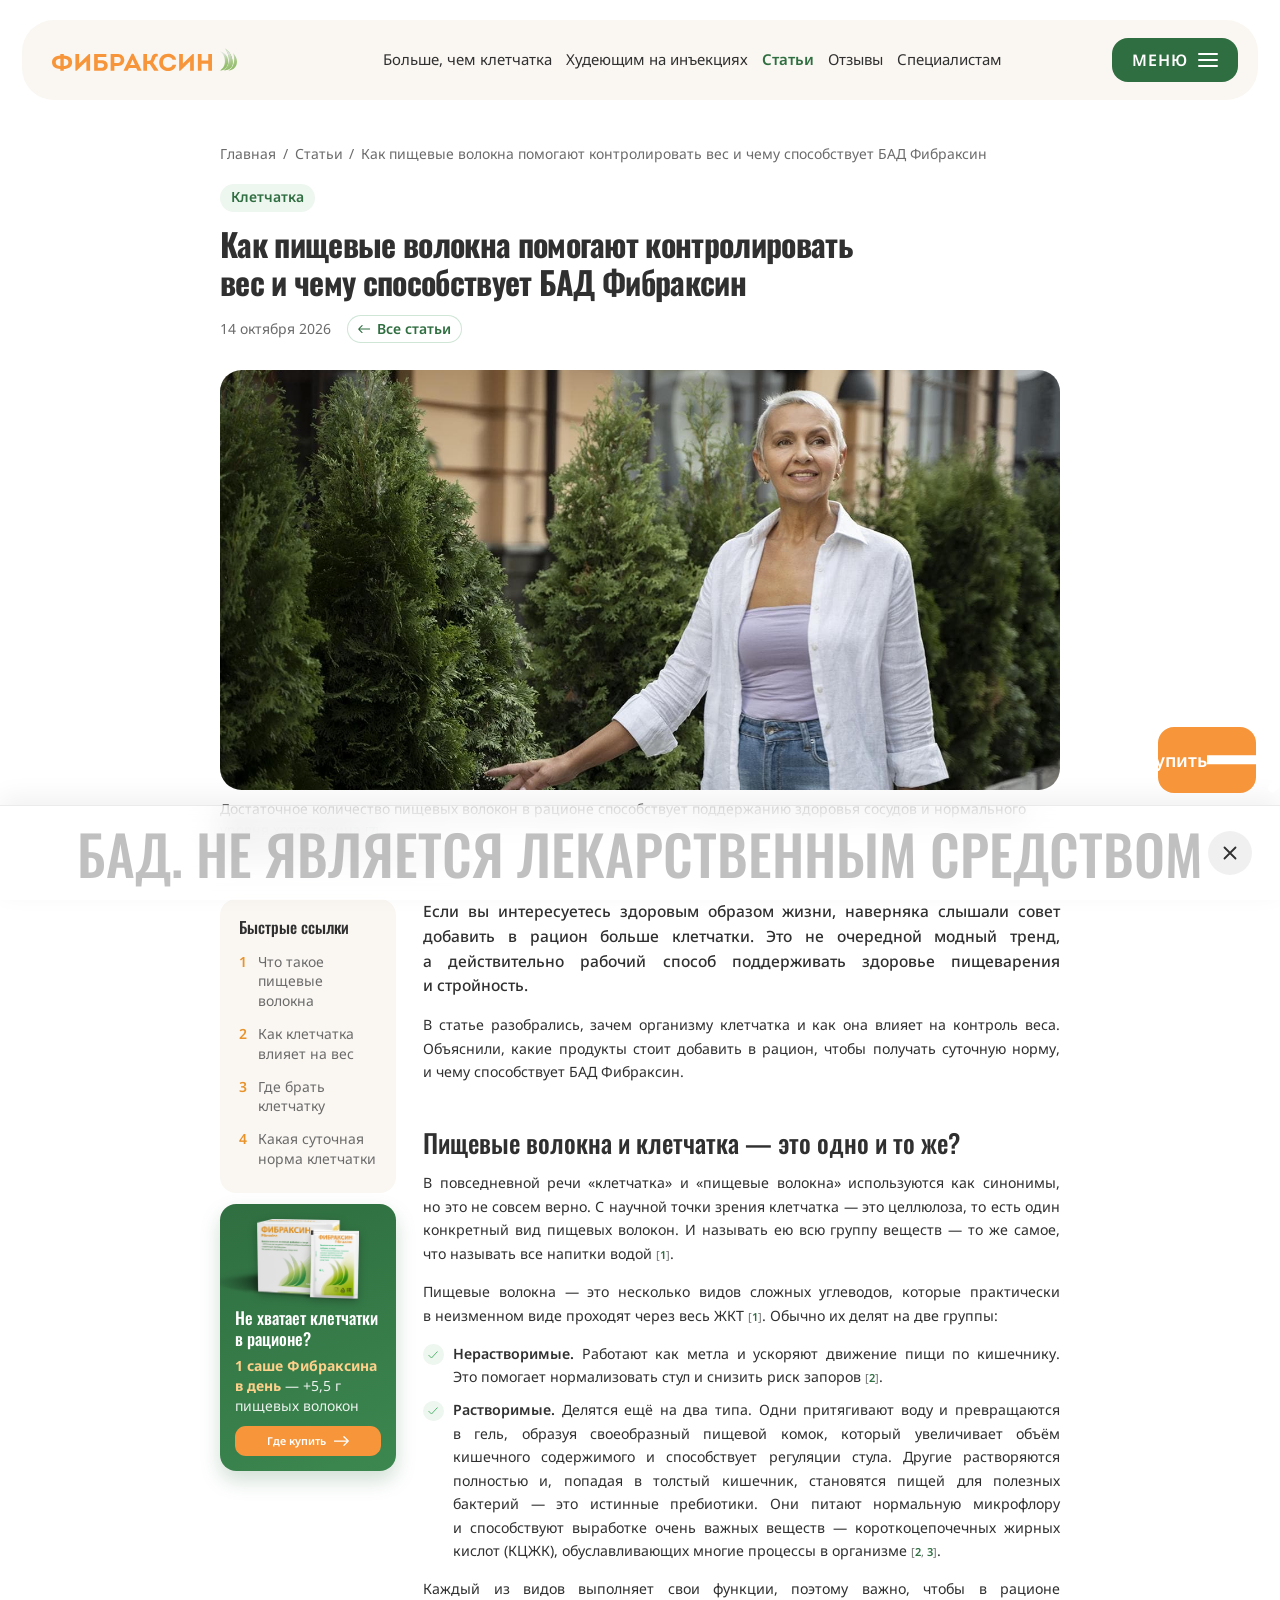
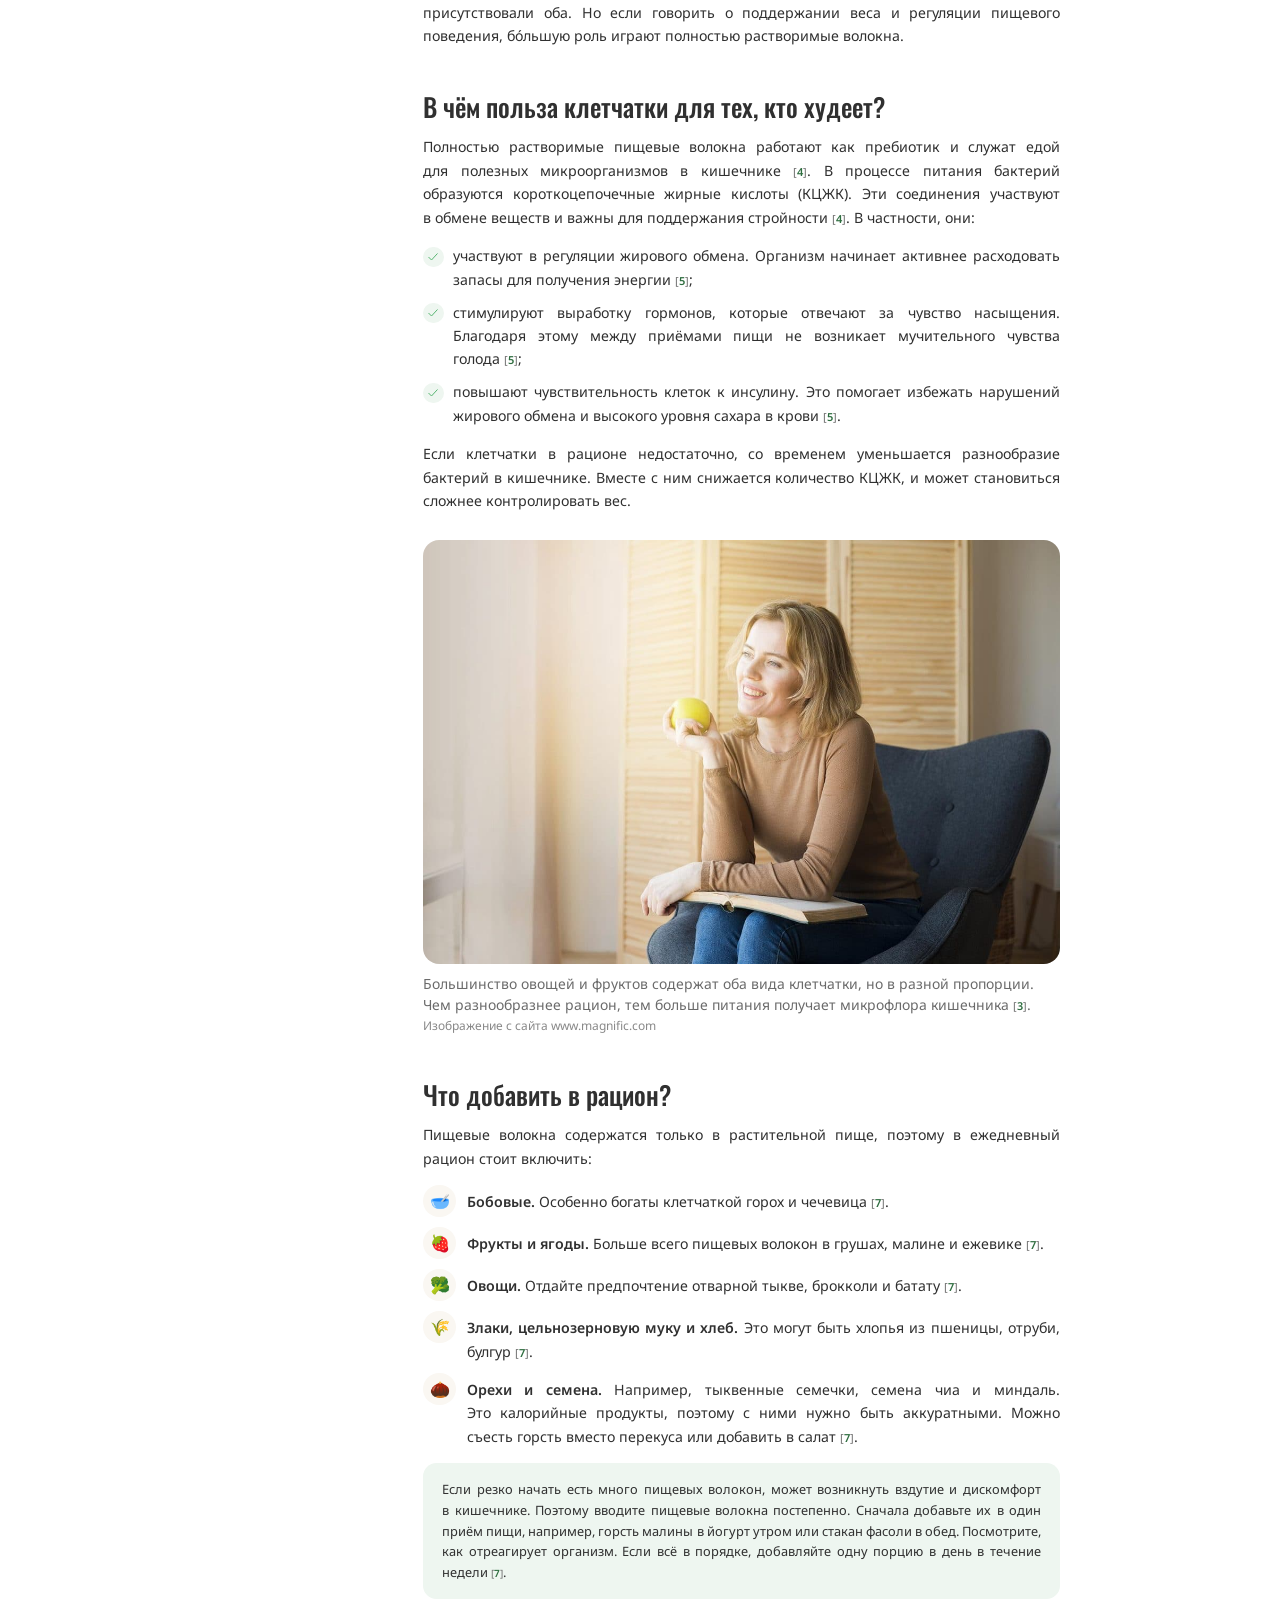
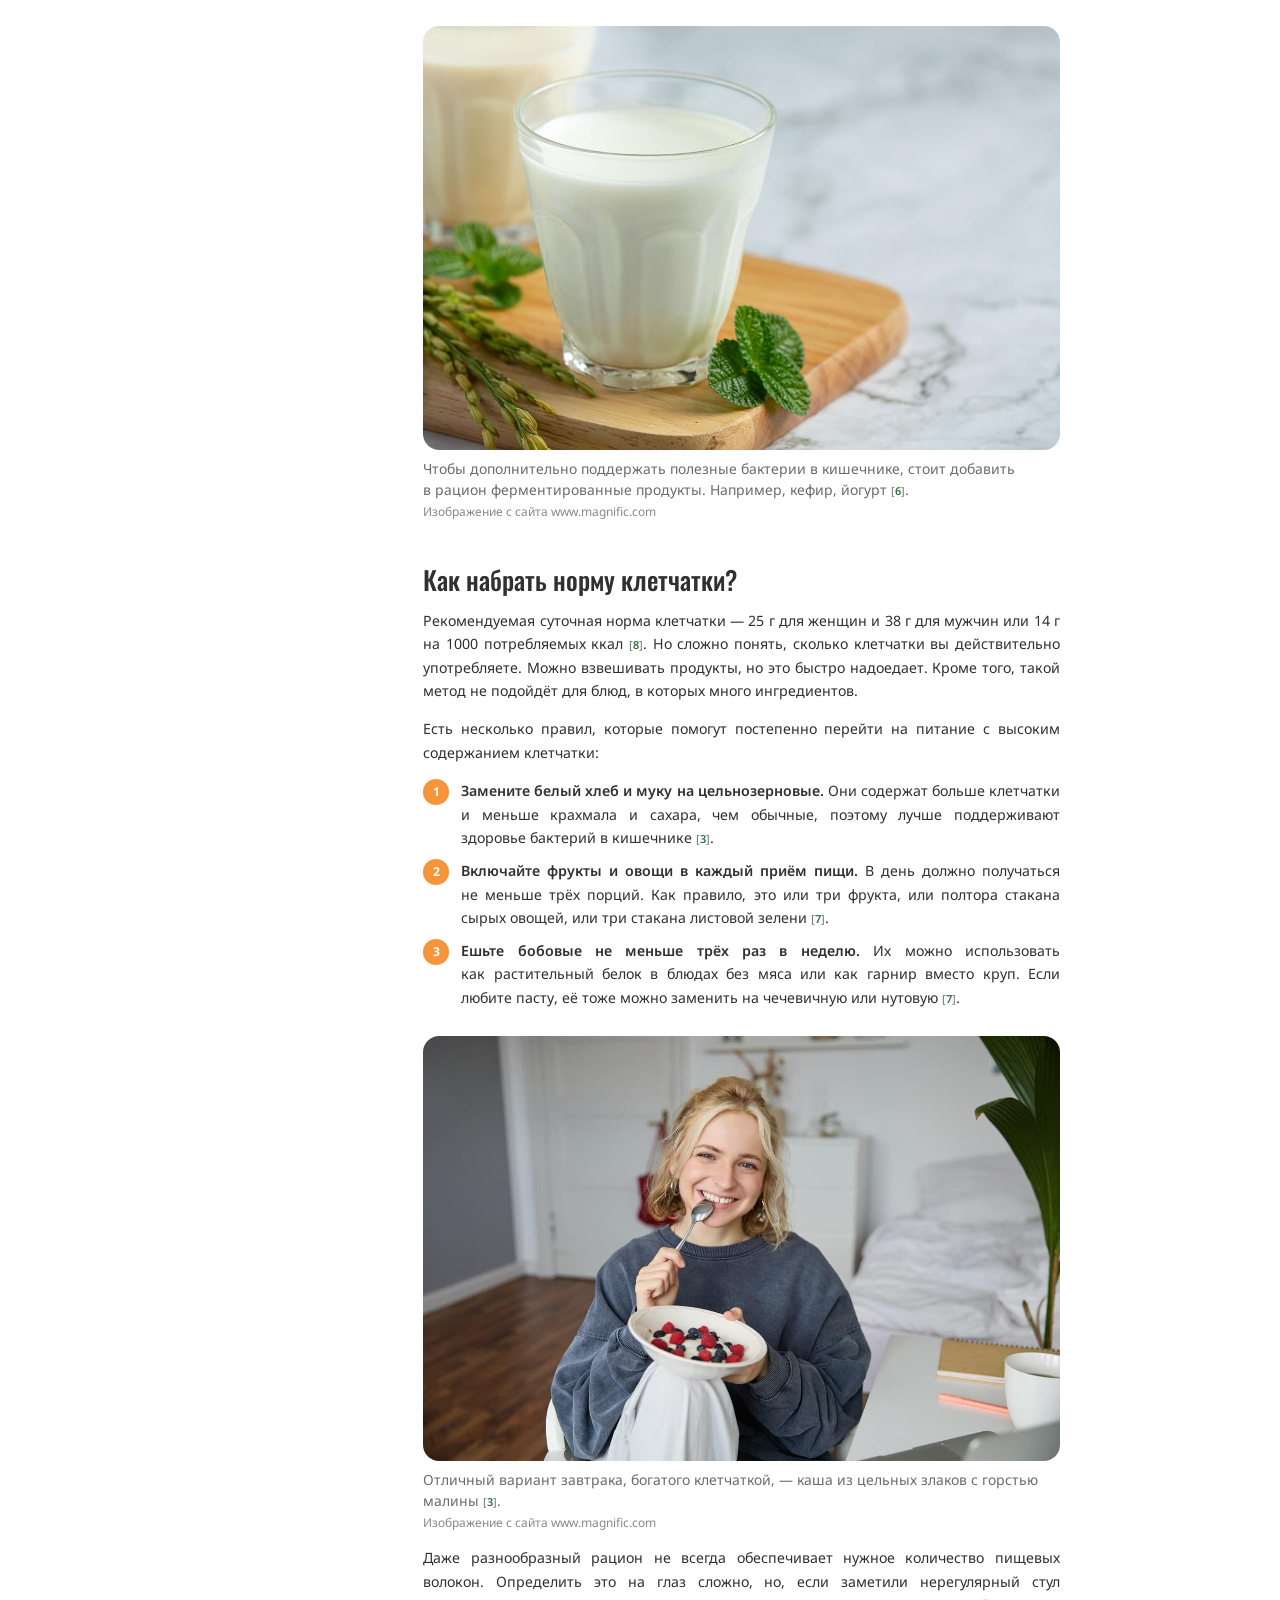
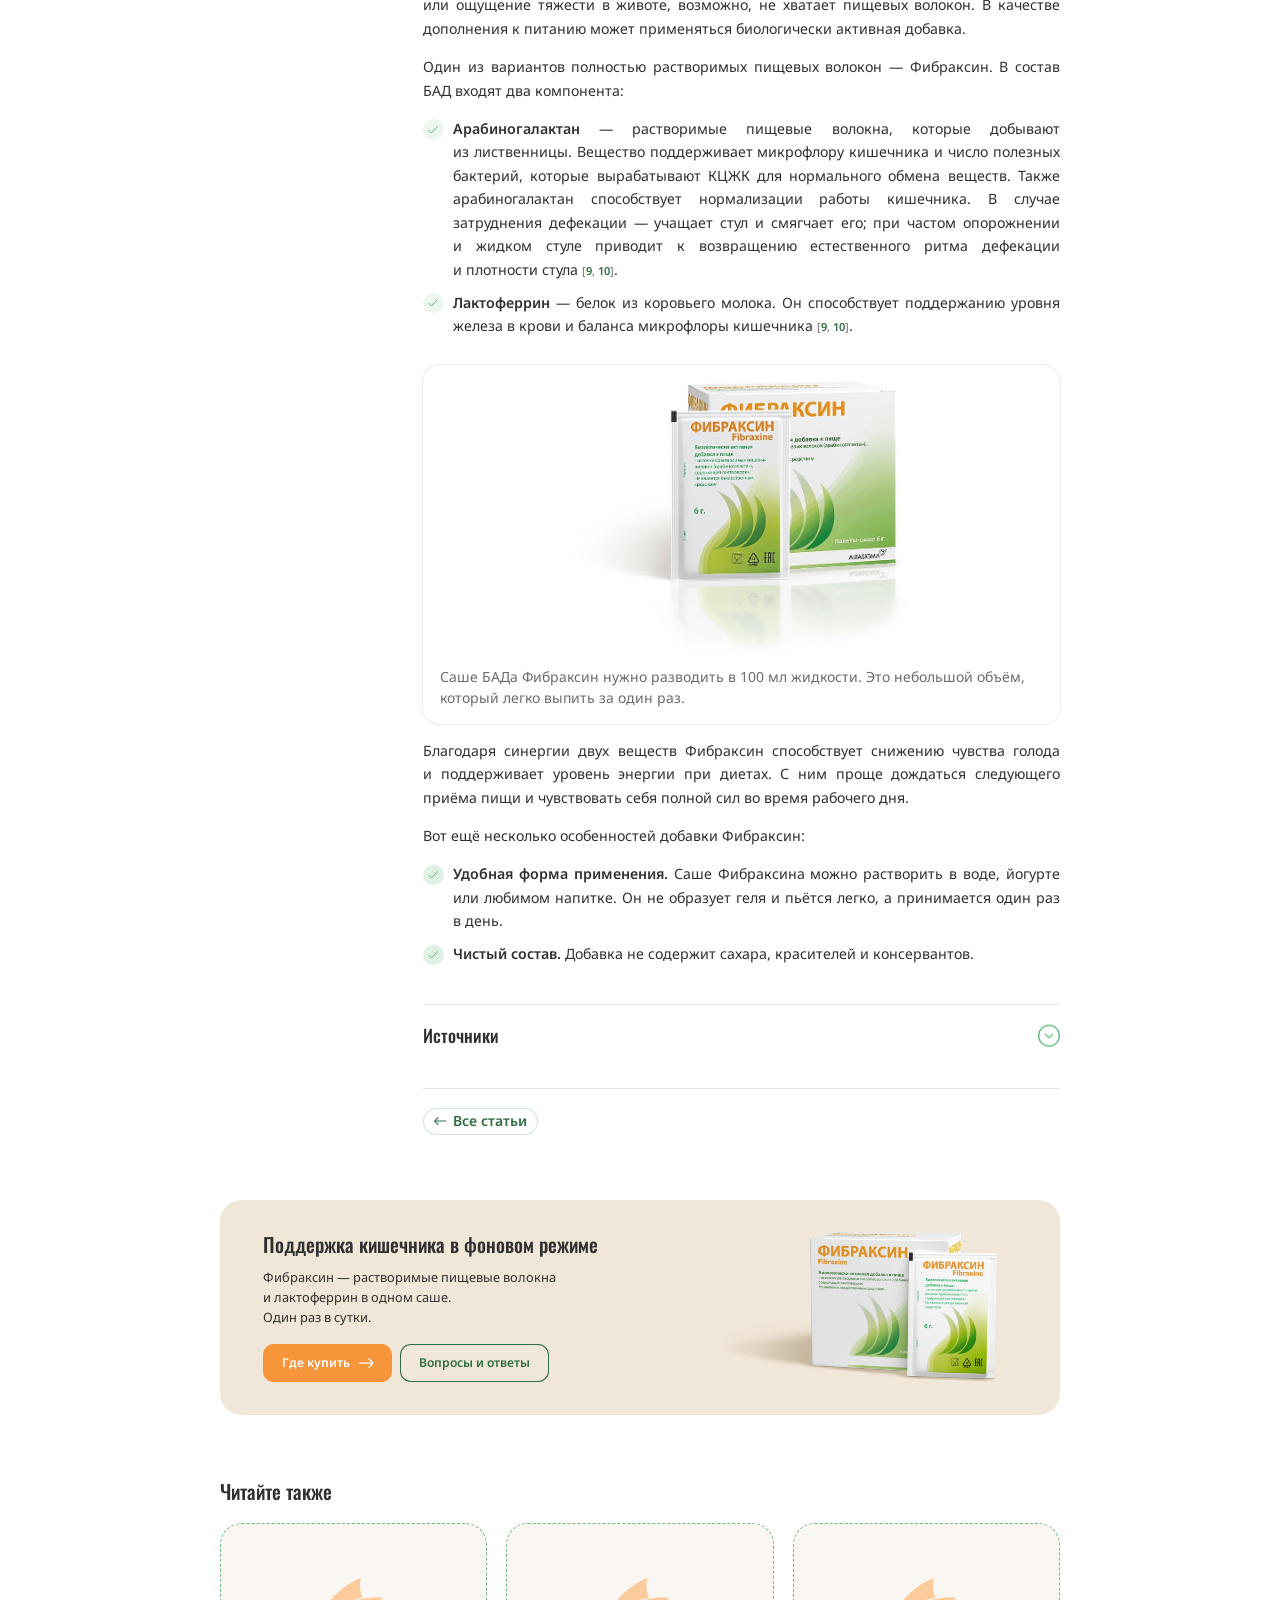
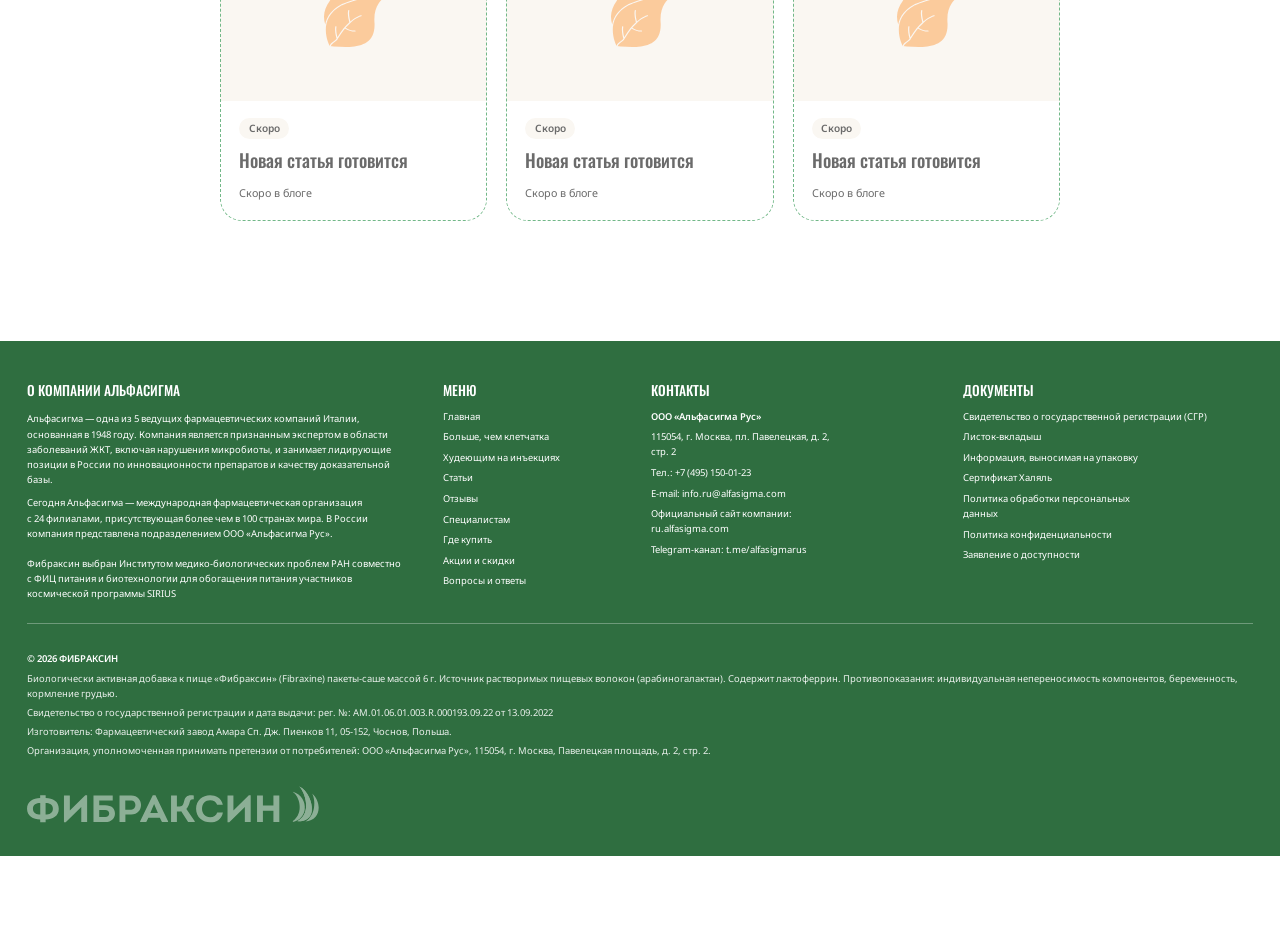
<file: blog-kletchatka-i-ves.html>
<!DOCTYPE html>
<html lang="ru">
<head>
<meta charset="utf-8">
<meta name="viewport" content="width=device-width, initial-scale=1">
<title>Пищевые волокна и контроль веса: чему способствует Фибраксин</title>
<meta name="description" content="Чем клетчатка отличается от пищевых волокон, как они влияют на вес, где их брать и какая суточная норма. Чему способствует БАД Фибраксин.">
<link rel="canonical" href="https://fibraxine.ru/blog-kletchatka-i-ves.html">
<meta name="robots" content="index, follow, max-image-preview:large">
<meta property="og:type" content="article">
<meta property="og:site_name" content="Фибраксин">
<meta property="og:locale" content="ru_RU">
<meta property="og:url" content="https://fibraxine.ru/blog-kletchatka-i-ves.html">
<meta property="og:title" content="Пищевые волокна и контроль веса: чему способствует Фибраксин">
<meta property="og:description" content="Чем клетчатка отличается от пищевых волокон, как они влияют на вес, где их брать и какая суточная норма. Чему способствует БАД Фибраксин.">
<meta property="og:image" content="https://fibraxine.ru/images/blog/kletchatka-ves-cover.jpg">
<meta property="og:image:width" content="1500">
<meta property="og:image:height" content="1000">
<meta property="og:image:alt" content="Пищевые волокна и контроль веса: чему способствует Фибраксин">
<meta name="twitter:card" content="summary_large_image">
<meta name="twitter:title" content="Пищевые волокна и контроль веса: чему способствует Фибраксин">
<meta name="twitter:description" content="Чем клетчатка отличается от пищевых волокон, как они влияют на вес, где их брать и какая суточная норма. Чему способствует БАД Фибраксин.">
<meta name="twitter:image" content="https://fibraxine.ru/images/blog/kletchatka-ves-cover.jpg">
<script type="application/ld+json">{"@context":"https://schema.org","@graph":[{"@type":"BreadcrumbList","itemListElement":[{"@type":"ListItem","position":1,"name":"Главная","item":"https://fibraxine.ru/"},{"@type":"ListItem","position":2,"name":"Статьи","item":"https://fibraxine.ru/blog.html"},{"@type":"ListItem","position":3,"name":"Пищевые волокна и вес","item":"https://fibraxine.ru/blog-kletchatka-i-ves.html"}]},{"@type":"Article","headline":"Как пищевые волокна помогают контролировать вес и чему способствует БАД Фибраксин","description":"Чем клетчатка отличается от пищевых волокон, как они влияют на вес, где их брать и какая суточная норма. Чему способствует БАД Фибраксин.","image":"https://fibraxine.ru/images/blog/kletchatka-ves-cover.jpg","inLanguage":"ru-RU","mainEntityOfPage":"https://fibraxine.ru/blog-kletchatka-i-ves.html","datePublished":"2026-10-14","dateModified":"2026-10-28","author":{"@type":"Organization","name":"Фибраксин","url":"https://fibraxine.ru/"},"publisher":{"@type":"Organization","name":"Фибраксин","logo":{"@type":"ImageObject","url":"https://fibraxine.ru/images/apple-touch-icon.png"}}}]}</script>
<link rel="icon" href="favicon.ico" sizes="any">
<link rel="icon" href="favicon.svg" type="image/svg+xml">
<link rel="apple-touch-icon" href="images/apple-touch-icon.png">
<link rel="manifest" href="site.webmanifest">
<meta name="theme-color" content="#2F6E40">
<link rel="stylesheet" href="style.css?v=20261127193822">
<script>(function(){var r=document.documentElement;var s=function(){var w=r.clientWidth||window.innerWidth;r.style.setProperty("--pz",w>=1280?Math.min(w,2560)/1890:1);};s();window.addEventListener("resize",s);})();</script>
</head>
<body>
<div class="wrap page-head">
      <header class="topbar">
        <a class="logo" href="index.html"><img src="images/logo.svg?v=2" alt="Фибраксин" width="320" height="35"></a>
        <nav class="topbar__nav" aria-label="Разделы">
          <a href="index.html#more">Больше, чем&nbsp;клетчатка</a>
          <a href="injections.html" target="_blank" rel="noopener">Худеющим на&nbsp;инъекциях</a>
          <a href="blog.html" aria-current="true">Статьи</a>
          <a href="reviews.html">Отзывы</a>
          <a href="specialists.html" target="_blank" rel="noopener">Специалистам</a>
        </nav>
        <div class="topbar__actions">
          <button class="btn btn--sm btn--menu" type="button" aria-expanded="false" aria-controls="menu"><span>МЕНЮ</span><i class="btn__burger" aria-hidden="true"><b></b><b></b><b></b></i></button>
        </div>
      </header>
      <div class="menu" id="menu" hidden>
        <a href="index.html#more">Больше, чем&nbsp;клетчатка</a>
        <a href="injections.html" target="_blank" rel="noopener">Худеющим на&nbsp;инъекциях</a>
        <a href="blog.html" aria-current="true">Статьи</a>
        <a href="reviews.html">Отзывы</a>
        <a href="specialists.html" target="_blank" rel="noopener">Специалистам</a>
        <a href="index.html#buy">Где купить</a>
        <a href="promo.html">Акции и&nbsp;скидки</a>
        <a href="faq.html" target="_blank" rel="noopener">Вопросы и&nbsp;ответы</a>
      </div>
</div>
<main class="page page-article">
  <section class="wrap article-head">
    <nav class="crumbs" aria-label="Навигация"><a href="index.html">Главная</a><span aria-hidden="true">/</span><a href="blog.html">Статьи</a><span aria-hidden="true">/</span><span aria-current="page">Как пищевые волокна помогают контролировать вес и чему способствует БАД Фибраксин</span></nav>
    <a class="article-head__cat" href="blog.html?cat=kletchatka">Клетчатка</a>
    <h1 class="h2">Как пищевые волокна помогают контролировать вес и&nbsp;чему способствует БАД Фибраксин</h1>
    <div class="article-head__meta"><time datetime="2026-10-14">14&nbsp;октября 2026</time><a class="article-head__all" href="blog.html"><svg viewBox="0 0 22 14.73" aria-hidden="true"><path d="M21.7 8.07a1 1 0 0 0 0-1.41L15.34.29a1 1 0 1 0-1.41 1.42l5.66 5.65-5.66 5.66a1 1 0 0 0 1.41 1.41zM0 8.36h21v-2H0z" fill="currentColor"/></svg>Все статьи</a></div>
  </section>
  <section class="wrap article-main article-main--left">
    <figure class="article-cover">
      <img src="images/blog/kletchatka-ves-cover.jpg" alt="Улыбающаяся женщина в&nbsp;белой рубашке гуляет вдоль зелёных туй" width="1500" height="1000" fetchpriority="high">
      <figcaption>Достаточное количество пищевых волокон в&nbsp;рационе способствует поддержанию здоровья сосудов и&nbsp;нормального уровня холестерина&nbsp;<span class="cite">[<a href="#src-7" aria-label="Источник 7">7</a>]</span>.  <span class="credit">Изображение с&nbsp;сайта www.magnific.com</span></figcaption>
    </figure>
    <aside class="article__aside">
      <nav class="article__toc" aria-label="Содержание статьи">
        <p class="article__toc-title">Быстрые ссылки</p>
        <ol>
          <li><a href="#chto-takoe">Что такое пищевые волокна</a></li>
          <li><a href="#kak-vliyaet">Как клетчатка влияет на&nbsp;вес</a></li>
          <li><a href="#gde-brat">Где брать клетчатку</a></li>
          <li><a href="#norma">Какая суточная норма клетчатки</a></li>
        </ol>
      </nav>
      <div class="toc-promo">
        <span class="toc-promo__pack" aria-hidden="true"><img class="toc-promo__sh" src="images/pack-shadow.webp" alt="" loading="lazy"><img class="toc-promo__img" src="images/pack-product.webp" alt="Упаковка и саше Фибраксина" loading="lazy"></span>
        <p class="toc-promo__t">Не&nbsp;хватает клетчатки в&nbsp;рационе?</p>
        <p class="toc-promo__d"><b>1&nbsp;саше Фибраксина в&nbsp;день</b>&nbsp;— +5,5&nbsp;г пищевых волокон</p>
        <a class="btn btn--sm toc-promo__btn" href="index.html#buy">Где купить<svg class="btn__arrow" viewBox="0 0 22 14.73" aria-hidden="true"><path d="M21.7 8.07a1 1 0 0 0 0-1.41L15.34.29a1 1 0 1 0-1.41 1.42l5.66 5.65-5.66 5.66a1 1 0 0 0 1.41 1.41zM0 8.36h21v-2H0z" fill="currentColor"/></svg></a>
      </div>
    </aside>
    <div class="article__body">
<p class="article__lead">Если вы интересуетесь здоровым образом жизни, наверняка слышали совет добавить в&nbsp;рацион больше клетчатки. Это&nbsp;не&nbsp;очередной модный тренд, а&nbsp;действительно рабочий способ поддерживать здоровье пищеварения и&nbsp;стройность.</p>
<p>В&nbsp;статье разобрались, зачем организму клетчатка и&nbsp;как&nbsp;она влияет на&nbsp;контроль веса. Объяснили, какие продукты стоит добавить в&nbsp;рацион, чтобы получать суточную норму, и&nbsp;чему способствует БАД&nbsp;Фибраксин.</p>
<h2 id="chto-takoe">Пищевые волокна и&nbsp;клетчатка&nbsp;— это&nbsp;одно и&nbsp;то же?</h2>
<p>В&nbsp;повседневной речи «клетчатка» и&nbsp;«пищевые волокна» используются как&nbsp;синонимы, но&nbsp;это&nbsp;не&nbsp;совсем верно. С&nbsp;научной точки зрения клетчатка&nbsp;— это&nbsp;целлюлоза, то есть один конкретный вид пищевых волокон. И&nbsp;называть ею всю группу веществ&nbsp;— то же&nbsp;самое, что&nbsp;называть все напитки водой&nbsp;<span class="cite">[<a href="#src-1" aria-label="Источник 1">1</a>]</span>.</p>
<p>Пищевые волокна&nbsp;— это&nbsp;несколько видов сложных углеводов, которые практически в&nbsp;неизменном виде проходят через весь ЖКТ&nbsp;<span class="cite">[<a href="#src-1" aria-label="Источник 1">1</a>]</span>. Обычно их&nbsp;делят на&nbsp;две группы:</p>
<ul class="article__checks">
<li><b>Нерастворимые.</b> Работают как&nbsp;метла и&nbsp;ускоряют движение пищи по&nbsp;кишечнику. Это&nbsp;помогает нормализовать стул и&nbsp;снизить риск запоров&nbsp;<span class="cite">[<a href="#src-2" aria-label="Источник 2">2</a>]</span>.</li>
<li><b>Растворимые.</b> Делятся ещё на&nbsp;два типа. Одни притягивают воду и&nbsp;превращаются в&nbsp;гель, образуя своеобразный пищевой комок, который увеличивает объём кишечного содержимого и&nbsp;способствует регуляции стула. Другие растворяются полностью и, попадая в&nbsp;толстый кишечник, становятся пищей для&nbsp;полезных бактерий&nbsp;— это&nbsp;истинные пребиотики. Они питают нормальную микрофлору и&nbsp;способствуют выработке очень важных веществ&nbsp;— короткоцепочечных жирных кислот (КЦЖК), обуславливающих многие процессы в&nbsp;организме&nbsp;<span class="cite">[<a href="#src-2" aria-label="Источник 2">2</a>, <a href="#src-3" aria-label="Источник 3">3</a>]</span>.</li>
</ul>
<p>Каждый из&nbsp;видов выполняет свои функции, поэтому важно, чтобы в&nbsp;рационе присутствовали оба. Но&nbsp;если говорить о&nbsp;поддержании веса и&nbsp;регуляции пищевого поведения, бо́льшую роль играют полностью растворимые волокна.</p>
<h2 id="kak-vliyaet">В&nbsp;чём польза клетчатки для&nbsp;тех, кто худеет?</h2>
<p>Полностью растворимые пищевые волокна работают как&nbsp;пребиотик и&nbsp;служат едой для&nbsp;полезных микроорганизмов в&nbsp;кишечнике&nbsp;<span class="cite">[<a href="#src-4" aria-label="Источник 4">4</a>]</span>. В&nbsp;процессе питания бактерий образуются короткоцепочечные жирные кислоты (КЦЖК). Эти соединения участвуют в&nbsp;обмене веществ и&nbsp;важны для&nbsp;поддержания стройности&nbsp;<span class="cite">[<a href="#src-4" aria-label="Источник 4">4</a>]</span>. В&nbsp;частности, они:</p>
<ul class="article__checks">
<li>участвуют в&nbsp;регуляции жирового обмена. Организм начинает активнее расходовать запасы для&nbsp;получения энергии&nbsp;<span class="cite">[<a href="#src-5" aria-label="Источник 5">5</a>]</span>;</li>
<li>стимулируют выработку гормонов, которые отвечают за&nbsp;чувство насыщения. Благодаря этому между приёмами пищи не&nbsp;возникает мучительного чувства голода&nbsp;<span class="cite">[<a href="#src-5" aria-label="Источник 5">5</a>]</span>;</li>
<li>повышают чувствительность клеток к&nbsp;инсулину. Это&nbsp;помогает избежать нарушений жирового обмена и&nbsp;высокого уровня сахара в&nbsp;крови&nbsp;<span class="cite">[<a href="#src-5" aria-label="Источник 5">5</a>]</span>.</li>
</ul>
<p>Если клетчатки в&nbsp;рационе недостаточно, со временем уменьшается разнообразие бактерий в&nbsp;кишечнике. Вместе с&nbsp;ним снижается количество КЦЖК, и&nbsp;может становиться сложнее контролировать вес.</p>
<figure class="article__fig">
<img src="images/blog/kletchatka-ves-fruit.jpg?v=3" alt="Женщина в кресле у окна с яблоком в руке" width="1200" height="800" loading="lazy">
<figcaption>Большинство овощей и&nbsp;фруктов содержат оба вида клетчатки, но&nbsp;в&nbsp;разной пропорции. Чем разнообразнее рацион, тем больше питания получает микрофлора кишечника&nbsp;<span class="cite">[<a href="#src-3" aria-label="Источник 3">3</a>]</span>. <span class="credit">Изображение с&nbsp;сайта www.magnific.com</span></figcaption>
</figure>
<h2 id="gde-brat">Что&nbsp;добавить в&nbsp;рацион?</h2>
<p>Пищевые волокна содержатся только в&nbsp;растительной пище, поэтому в&nbsp;ежедневный рацион стоит включить:</p>
<ul class="article__foods">
<li><span aria-hidden="true">🥣</span><div><b>Бобовые.</b> Особенно богаты клетчаткой горох и&nbsp;чечевица&nbsp;<span class="cite">[<a href="#src-7" aria-label="Источник 7">7</a>]</span>.</div></li>
<li><span aria-hidden="true">🍓</span><div><b>Фрукты и&nbsp;ягоды.</b> Больше всего пищевых волокон в&nbsp;грушах, малине и&nbsp;ежевике&nbsp;<span class="cite">[<a href="#src-7" aria-label="Источник 7">7</a>]</span>.</div></li>
<li><span aria-hidden="true">🥦</span><div><b>Овощи.</b> Отдайте предпочтение отварной тыкве, брокколи и&nbsp;батату&nbsp;<span class="cite">[<a href="#src-7" aria-label="Источник 7">7</a>]</span>.</div></li>
<li><span aria-hidden="true">🌾</span><div><b>Злаки, цельнозерновую муку и&nbsp;хлеб.</b> Это&nbsp;могут быть хлопья из&nbsp;пшеницы, отруби, булгур&nbsp;<span class="cite">[<a href="#src-7" aria-label="Источник 7">7</a>]</span>.</div></li>
<li><span aria-hidden="true">🌰</span><div><b>Орехи и&nbsp;семена.</b> Например, тыквенные семечки, семена чиа и&nbsp;миндаль. Это&nbsp;калорийные продукты, поэтому с&nbsp;ними нужно быть аккуратными. Можно съесть горсть вместо перекуса или&nbsp;добавить в&nbsp;салат&nbsp;<span class="cite">[<a href="#src-7" aria-label="Источник 7">7</a>]</span>.</div></li>
</ul>
<p class="article__note">Если резко начать есть много пищевых волокон, может возникнуть вздутие и&nbsp;дискомфорт в&nbsp;кишечнике. Поэтому вводите пищевые волокна постепенно. Сначала добавьте их&nbsp;в&nbsp;один приём пищи, например, горсть малины в&nbsp;йогурт утром или&nbsp;стакан фасоли в&nbsp;обед. Посмотрите, как&nbsp;отреагирует организм. Если всё в&nbsp;порядке, добавляйте одну порцию в&nbsp;день в&nbsp;течение недели&nbsp;<span class="cite">[<a href="#src-7" aria-label="Источник 7">7</a>]</span>.</p>
<figure class="article__fig">
<img src="images/blog/kletchatka-ves-kefir.jpg" alt="Стакан кефира на деревянной доске с листиками мяты" width="1200" height="801" loading="lazy">
<figcaption>Чтобы дополнительно поддержать полезные бактерии в&nbsp;кишечнике, стоит добавить в&nbsp;рацион ферментированные продукты. Например, кефир, йогурт&nbsp;<span class="cite">[<a href="#src-6" aria-label="Источник 6">6</a>]</span>. <span class="credit">Изображение с&nbsp;сайта www.magnific.com</span></figcaption>
</figure>
<h2 id="norma">Как&nbsp;набрать норму клетчатки?</h2>
<p>Рекомендуемая суточная норма клетчатки&nbsp;— 25&nbsp;г для&nbsp;женщин и&nbsp;38&nbsp;г для&nbsp;мужчин или&nbsp;14&nbsp;г на&nbsp;1000 потребляемых ккал&nbsp;<span class="cite">[<a href="#src-8" aria-label="Источник 8">8</a>]</span>. Но&nbsp;сложно понять, сколько клетчатки вы действительно употребляете. Можно взвешивать продукты, но&nbsp;это&nbsp;быстро надоедает. Кроме того, такой метод не&nbsp;подойдёт для&nbsp;блюд, в&nbsp;которых много ингредиентов.</p>
<p>Есть несколько правил, которые помогут постепенно перейти на&nbsp;питание с&nbsp;высоким содержанием клетчатки:</p>
<ol class="article__steps">
<li><b>Замените белый хлеб и&nbsp;муку на&nbsp;цельнозерновые.</b> Они содержат больше клетчатки и&nbsp;меньше крахмала и&nbsp;сахара, чем обычные, поэтому лучше поддерживают здоровье бактерий в&nbsp;кишечнике&nbsp;<span class="cite">[<a href="#src-3" aria-label="Источник 3">3</a>]</span>.</li>
<li><b>Включайте фрукты и&nbsp;овощи в&nbsp;каждый приём пищи.</b> В&nbsp;день должно получаться не&nbsp;меньше трёх порций. Как&nbsp;правило, это&nbsp;или&nbsp;три фрукта, или&nbsp;полтора стакана сырых овощей, или&nbsp;три стакана листовой зелени&nbsp;<span class="cite">[<a href="#src-7" aria-label="Источник 7">7</a>]</span>.</li>
<li><b>Ешьте бобовые не&nbsp;меньше трёх раз в&nbsp;неделю.</b> Их&nbsp;можно использовать как&nbsp;растительный белок в&nbsp;блюдах без&nbsp;мяса или&nbsp;как&nbsp;гарнир вместо круп. Если любите пасту, её&nbsp;тоже можно заменить на&nbsp;чечевичную или&nbsp;нутовую&nbsp;<span class="cite">[<a href="#src-7" aria-label="Источник 7">7</a>]</span>.</li>
</ol>
<figure class="article__fig">
<img src="images/blog/kletchatka-ves-breakfast.jpg" alt="Девушка завтракает кашей с малиной и черникой" width="1200" height="800" loading="lazy">
<figcaption>Отличный вариант завтрака, богатого клетчаткой,&nbsp;— каша из&nbsp;цельных злаков с&nbsp;горстью малины&nbsp;<span class="cite">[<a href="#src-3" aria-label="Источник 3">3</a>]</span>. <span class="credit">Изображение с&nbsp;сайта www.magnific.com</span></figcaption>
</figure>
<p>Даже разнообразный рацион не&nbsp;всегда обеспечивает нужное количество пищевых волокон. Определить это&nbsp;на&nbsp;глаз сложно, но, если заметили нерегулярный стул или&nbsp;ощущение тяжести в&nbsp;животе, возможно, не&nbsp;хватает пищевых волокон. В&nbsp;качестве дополнения к&nbsp;питанию может применяться биологически активная добавка.</p>
<p>Один из&nbsp;вариантов полностью растворимых пищевых волокон&nbsp;— Фибраксин. В&nbsp;состав БАД&nbsp;входят два компонента:</p>
<ul class="article__checks">
<li><b>Арабиногалактан</b>&nbsp;— растворимые пищевые волокна, которые добывают из&nbsp;лиственницы. Вещество поддерживает микрофлору кишечника и&nbsp;число полезных бактерий, которые вырабатывают КЦЖК для&nbsp;нормального обмена веществ. Также арабиногалактан способствует нормализации работы кишечника. В&nbsp;случае затруднения дефекации&nbsp;— учащает стул и&nbsp;смягчает его; при&nbsp;частом опорожнении и&nbsp;жидком стуле приводит к&nbsp;возвращению естественного ритма дефекации и&nbsp;плотности стула&nbsp;<span class="cite">[<a href="#src-9" aria-label="Источник 9">9</a>, <a href="#src-10" aria-label="Источник 10">10</a>]</span>.</li>
<li><b>Лактоферрин</b>&nbsp;— белок из&nbsp;коровьего молока. Он способствует поддержанию уровня железа в&nbsp;крови и&nbsp;баланса микрофлоры кишечника&nbsp;<span class="cite">[<a href="#src-9" aria-label="Источник 9">9</a>, <a href="#src-10" aria-label="Источник 10">10</a>]</span>.</li>
</ul>
<figure class="article__fig article__fig--product">
<img src="images/blog/kletchatka-ves-sachet.jpg" alt="Упаковка и саше Фибраксина" width="851" height="621" loading="lazy">
<figcaption>Саше БАДа Фибраксин нужно разводить в&nbsp;100&nbsp;мл жидкости. Это&nbsp;небольшой объём, который легко выпить за&nbsp;один раз.</figcaption>
</figure>
<p>Благодаря синергии двух веществ Фибраксин способствует снижению чувства голода и&nbsp;поддерживает уровень энергии при&nbsp;диетах. С&nbsp;ним проще дождаться следующего приёма пищи и&nbsp;чувствовать себя полной сил во время рабочего дня.</p>
<p>Вот ещё несколько особенностей добавки Фибраксин:</p>
<ul class="article__checks article__checks--fill">
<li><b>Удобная форма применения.</b> Саше Фибраксина можно растворить в&nbsp;воде, йогурте или&nbsp;любимом напитке. Он не&nbsp;образует геля и&nbsp;пьётся легко, а&nbsp;принимается один раз в&nbsp;день.</li>
<li><b>Чистый состав.</b> Добавка не&nbsp;содержит сахара, красителей и&nbsp;консервантов.</li>
</ul>
        <details class="article__sources" id="sources">
          <summary>Источники</summary>
          <ol>
<li id="src-1">Броновец И. Н. Пищевые волокна — важная составляющая сбалансированного здорового питания // Медицинские новости. 2015. №10 (253). — [Электронный ресурс]. Дата обращения 04.08.2026. URL: <a href="https://cyberleninka.ru/article/n/pischevye-volokna-vazhnaya-sostavlyayuschaya-sbalansirovannogo-zdorovogo-pitaniya/viewer" target="_blank" rel="noopener nofollow">https://cyberleninka.ru/article/n/pischevye-volokna-vazhnaya-sostavlyayuschaya-sbalansirovannogo-zdorovogo-pitaniya/viewer</a>.</li>
<li id="src-2">Harvard Medical School. The facts on fiber [Гарвардская медицинская школа. Факты о клетчатке]. — [Электронный ресурс]. Дата обращения 04.08.2026. URL: <a href="https://www.health.harvard.edu/diet-and-nutrition/the-facts-on-fiber" target="_blank" rel="noopener nofollow">https://www.health.harvard.edu/diet-and-nutrition/the-facts-on-fiber</a>.</li>
<li id="src-3">Mayo Clinic Staff. Dietary fiber: Essential for a healthy [Клиника Майо. Пищевые волокна: необходимы для здорового питания]. — [Электронный ресурс]. Дата обращения 04.08.2026. URL: <a href="https://www.mayoclinic.org/healthy-lifestyle/nutrition-and-healthy-eating/in-depth/fiber/art-20043983" target="_blank" rel="noopener nofollow">https://www.mayoclinic.org/healthy-lifestyle/nutrition-and-healthy-eating/in-depth/fiber/art-20043983</a>.</li>
<li id="src-4">Makki K., Deehan E., Walter J. The Impact of Dietary Fiber on Gut Microbiota in Host Health and Disease // Cell Host &amp; Microbe, 23, 705–715. [Макки К., Дихан Э., Уолтер Дж. Влияние пищевых волокон на микробиоту кишечника, здоровье и болезни хозяина // Клетки-хозяева и микробы, 23, 705–715]. — [Электронный ресурс]. Дата обращения 04.08.2026. URL: <a href="https://www.cell.com/cell-host-microbe/fulltext/S1931-3128(18)30266-X?_returnURL=https%3A%2F%2Flinkinghub.elsevier.com%2Fretrieve%2Fpii%2FS193131281830266X%3Fshowall%3Dtrue" target="_blank" rel="noopener nofollow">https://www.cell.com/cell-host-microbe/fulltext/S1931-3128(18)30266-X?_returnURL=https%3A%2F%2Flinkinghub.elsevier.com%2Fretrieve%2Fpii%2FS193131281830266X%3Fshowall%3Dtrue</a>.</li>
<li id="src-5">Zhang D., Jian Y. P., Zhang Y. N., Li Y., Gu L. T., Sun H. H., Liu M. D., Zhou H. L., Wang Y. S., Xu Z. X. Short-chain fatty acids in diseases // Cell Commun Signal. 2023 Aug 18;21(1):212. [Чжан Д., Цзянь И. П., Чжан И. Н., Ли Ю., Гу Л. Т., Сунь Х. Х., Лю М. Д., Чжоу Х. Л., Ван Ю. С., Сюй З. Х. Жирные кислоты с короткой цепью при различных заболеваниях // Коммуникация клеток и сигнализация. 2023. 18 августа; 21(1): 212]. — [Электронный ресурс]. Дата обращения 04.08.2026. URL: <a href="https://pmc.ncbi.nlm.nih.gov/articles/PMC10436623/" target="_blank" rel="noopener nofollow">https://pmc.ncbi.nlm.nih.gov/articles/PMC10436623/</a>.</li>
<li id="src-6">Facchin S., Bertin L., Bonazzi E., Lorenzon G., De Barba C., Barberio B., Zingone F., Maniero D., Scarpa M., Ruffolo C., Angriman I., Savarino E. V. Short-Chain Fatty Acids and Human Health: From Metabolic Pathways to Current Therapeutic Implications // Life (Basel). 2024 Apr 26;14(5):559 [Фаччин С., Бертен Л., Бонацци Э, Лоренцон Г, Де Барба К., Барберио Б., Зингоне Ф, Маньеро Д., Скарпа М., Руффоло Ч, Ангриман И., Саварино Э. В. Короткоцепочечные жирные кислоты и здоровье человека: от метаболических процессов до современных терапевтических возможностей // Жизнь (Базель). 2024 апрель 26;14(5):559]. — [Электронный ресурс]. Дата обращения 04.08.2026. URL: <a href="https://www.sciencedirect.com/science/article/pii/S2590097825000205" target="_blank" rel="noopener nofollow">https://www.sciencedirect.com/science/article/pii/S2590097825000205</a>.</li>
<li id="src-7">Harvard Medical School. Foods high in fiber: Boost your health with fiber-rich foods [Гарвардская медицинская школа. Продукты с высоким содержанием клетчатки: Укрепляйте своё здоровье, употребляя продукты, богатые клетчаткой]. — [Электронный ресурс]. Дата обращения 04.08.2026. URL: <a href="https://www.health.harvard.edu/diet-and-nutrition/foods-high-in-fiber-boost-your-health-with-fiber-rich-foods" target="_blank" rel="noopener nofollow">https://www.health.harvard.edu/diet-and-nutrition/foods-high-in-fiber-boost-your-health-with-fiber-rich-foods</a>.</li>
<li id="src-8">Daley S. F, Shreenath A. P. The Role of Dietary Fiber in Health Promotion and Disease Prevention: A Practical Guide for Clinicians. 2025 Dec 1. // StatPearls [Internet]. Treasure Island (FL): StatPearls Publishing; 2026 Jan. [Дейли С. Ф., Шринат А. П. Роль пищевых волокон в укреплении здоровья и профилактике заболеваний: практическое руководство для врачей. 1 декабря 2025 г. // СтатПерлз [Интернет]. Треже-Айленд (Флорида): Издательство «СтатПерлз»; 2026 г.]. — [Электронный ресурс]. Дата обращения 04.08.2026. URL: <a href="https://www.ncbi.nlm.nih.gov/books/NBK559033/" target="_blank" rel="noopener nofollow">https://www.ncbi.nlm.nih.gov/books/NBK559033/</a>.</li>
<li id="src-9">Бакулина Н. В., Бакулин И. Г., Захаренко С. М. и др. Управление кишечной микробиотой как адъювантная стратегия вес-редуцирующей терапии, включая агонисты рецепторов глюкагоноподобного пептида 1 и глюкозозависимого инсулинотропного полипептида: роль арабиногалактана и лактоферрина. Эффективная фармакотерапия. 2026; 22 (4): 58–66. — [Электронный ресурс]. Дата обращения 04.08.2026. URL: <a href="https://umedp.ru/articles/upravlenie_kishechnoy_mikrobiotoy_kak_adyuvantnaya_strategiya_vesredutsiruyushchey_terapii_vklyuchaya.html?sphrase_id=18053346" target="_blank" rel="noopener nofollow">https://umedp.ru/articles/upravlenie_kishechnoy_mikrobiotoy_kak_adyuvantnaya_strategiya_vesredutsiruyushchey_terapii_vklyuchaya.html?sphrase_id=18053346</a>.</li>
<li id="src-10">Инструкция по применению БАД Фибраксин. — [Электронный ресурс]. Дата обращения 04.08.2026.URL: <a href="https://fibraxine.ru/documents/ulotka_11022022_DRUK.pdf" target="_blank" rel="noopener nofollow">https://fibraxine.ru/documents/ulotka_11022022_DRUK.pdf</a>.</li>
          </ol>
        </details>
        <div class="article__end"><a class="article-head__all" href="blog.html"><svg viewBox="0 0 22 14.73" aria-hidden="true"><path d="M21.7 8.07a1 1 0 0 0 0-1.41L15.34.29a1 1 0 1 0-1.41 1.42l5.66 5.65-5.66 5.66a1 1 0 0 0 1.41 1.41zM0 8.36h21v-2H0z" fill="currentColor"/></svg>Все статьи</a></div>
    </div>
  </section>
  <section class="wrap blog-cta-wrap">
    <div class="blog-cta">
      <div class="blog-cta__txt">
        <h2 class="h3 h3--dark">Поддержка кишечника в&nbsp;фоновом режиме</h2>
        <p>Фибраксин&nbsp;— растворимые пищевые волокна и&nbsp;лактоферрин в&nbsp;одном&nbsp;саше.<br>Один раз в&nbsp;сутки.</p>
        <div class="blog-cta__actions">
          <a class="btn" href="index.html#buy">Где купить<svg class="btn__arrow" viewBox="0 0 22 14.73" aria-hidden="true"><path d="M21.7 8.07a1 1 0 0 0 0-1.41L15.34.29a1 1 0 1 0-1.41 1.42l5.66 5.65-5.66 5.66a1 1 0 0 0 1.41 1.41zM0 8.36h21v-2H0z" fill="currentColor"/></svg></a>
          <a class="btn btn--line" href="faq.html">Вопросы и&nbsp;ответы</a>
        </div>
      </div>
      <picture class="blog-cta__pack"><img src="images/blog/cta-pack.webp" alt="Упаковка и саше Фибраксина" width="1400" height="772" loading="lazy"></picture>
    </div>
  </section>
  <section class="wrap related" data-related="blog-kletchatka-i-ves.html">
    <h2 class="h3 h3--dark">Читайте также</h2>
    <div class="blog__grid related__grid"><div class="post-card post-card--soon" aria-hidden="true"><div class="post-card__img"><img src="images/leaf-orange.svg" alt="" width="120" height="120"></div><div class="post-card__body"><span class="post-card__cat">Скоро</span><p class="post-card__title">Новая статья готовится</p><div class="post-card__foot"><span>Скоро в&nbsp;блоге</span></div></div></div><div class="post-card post-card--soon" aria-hidden="true"><div class="post-card__img"><img src="images/leaf-orange.svg" alt="" width="120" height="120"></div><div class="post-card__body"><span class="post-card__cat">Скоро</span><p class="post-card__title">Новая статья готовится</p><div class="post-card__foot"><span>Скоро в&nbsp;блоге</span></div></div></div><div class="post-card post-card--soon" aria-hidden="true"><div class="post-card__img"><img src="images/leaf-orange.svg" alt="" width="120" height="120"></div><div class="post-card__body"><span class="post-card__cat">Скоро</span><p class="post-card__title">Новая статья готовится</p><div class="post-card__foot"><span>Скоро в&nbsp;блоге</span></div></div></div></div>
  </section>
</main>
<footer class="footer">
  <div class="footer__inner">
    <div class="footer__grid">
      <div class="footer__about">
        <h4>О&nbsp;КОМПАНИИ АЛЬФАСИГМА</h4>
        <p>Альфасигма&nbsp;— одна из&nbsp;5&nbsp;ведущих фармацевтических компаний Италии, основанная в&nbsp;1948&nbsp;году. Компания является признанным экспертом в&nbsp;области заболеваний ЖКТ, включая нарушения микробиоты, и&nbsp;занимает лидирующие позиции в&nbsp;России по&nbsp;инновационности препаратов и&nbsp;качеству доказательной базы.</p>
        <p>Сегодня Альфасигма&nbsp;— международная фармацевтическая организация с&nbsp;24&nbsp;филиалами, присутствующая более чем&nbsp;в&nbsp;100&nbsp;странах мира. В&nbsp;России компания представлена подразделением ООО «Альфасигма Рус».<br><br>Фибраксин выбран Институтом медико-биологических проблем РАН совместно с&nbsp;ФИЦ питания и&nbsp;биотехнологии для&nbsp;обогащения питания участников космической программы SIRIUS</p>
      </div>
      <nav class="footer__menu" aria-label="Меню">
        <h4>МЕНЮ</h4>
        <a href="index.html">Главная</a>
        <a href="index.html#more">Больше, чем&nbsp;клетчатка</a>
        <a href="injections.html" target="_blank" rel="noopener">Худеющим на&nbsp;инъекциях</a>
        <a href="blog.html">Статьи</a>
        <a href="reviews.html">Отзывы</a>
        <a href="specialists.html" target="_blank" rel="noopener">Специалистам</a>
        <a href="index.html#buy">Где купить</a>
        <a href="promo.html">Акции и&nbsp;скидки</a>
        <a href="faq.html" target="_blank" rel="noopener">Вопросы и&nbsp;ответы</a>
      </nav>
      <div class="footer__contacts">
        <h4>КОНТАКТЫ</h4>
        <p><b>ООО «Альфасигма Рус»</b></p>
        <p>115054, г. Москва, пл. Павелецкая, д. 2,<br>стр. 2</p>
        <p>Тел.: <a href="tel:+74951500123">+7 (495) 150-01-23</a></p>
        <p>E-mail: <a href="mailto:info.ru@alfasigma.com">info.ru@alfasigma.com</a></p>
        <p>Официальный сайт компании:<br><a href="https://ru.alfasigma.com" target="_blank" rel="noopener">ru.alfasigma.com</a></p>
        <p>Telegram-канал: <a href="https://t.me/alfasigmarus" target="_blank" rel="noopener">t.me/alfasigmarus</a></p>
      </div>
      <div class="footer__docs">
        <h4>ДОКУМЕНТЫ</h4>
        <a>Свидетельство о&nbsp;государственной регистрации (СГР)</a>
        <a href="documents/ulotka_11022022_DRUK.pdf" target="_blank" rel="noopener">Листок-вкладыш</a>
        <a href="documents/Fibraxine_upakovka.pdf" target="_blank" rel="noopener">Информация, выносимая на&nbsp;упаковку</a>
        <a href="documents/Halal_Certificate_Fibraxine.pdf" target="_blank" rel="noopener">Сертификат Халяль</a>
        <a>Политика обработки персональных<br>данных</a>
        <a>Политика конфиденциальности</a>
        <a>Заявление о&nbsp;доступности</a>
      </div>
    </div>
    <div class="footer__legal">
      <p><b>© 2026&nbsp;ФИБРАКСИН</b></p>
      <p>Биологически активная добавка к&nbsp;пище «Фибраксин» (Fibraxine) пакеты-саше массой 6&nbsp;г. Источник растворимых пищевых волокон (арабиногалактан). Содержит лактоферрин. Противопоказания: индивидуальная непереносимость компонентов, беременность, кормление грудью.</p>
      <p>Свидетельство о&nbsp;государственной регистрации и&nbsp;дата выдачи: рег. №: АМ.01.06.01.003.R.000193.09.22&nbsp;от&nbsp;13.09.2022</p>
      <p>Изготовитель: Фармацевтический завод Амара Сп. Дж. Пиенков 11, 05-152, Чоснов, Польша.</p>
      <p>Организация, уполномоченная принимать претензии от&nbsp;потребителей: ООО «Альфасигма Рус», 115054, г. Москва, Павелецкая площадь, д. 2, стр. 2.</p>
    </div>
    <div class="footer__bottom">
      <div class="footer__logo" aria-hidden="true"><img class="logo--mono" src="images/logo.svg?v=2" alt="" width="320" height="35"></div>
    </div>
  </div>
</footer>
<a class="btn buy-float" href="index.html#buy">Где купить<svg class="btn__arrow" viewBox="0 0 22 14.73" aria-hidden="true"><path d="M21.7 8.07a1 1 0 0 0 0-1.41L15.34.29a1 1 0 1 0-1.41 1.42l5.66 5.65-5.66 5.66a1 1 0 0 0 1.41 1.41zM0 8.36h21v-2H0z" fill="currentColor"/></svg></a>
<div class="warnbar" id="warnbar">
  <div class="warnbar__inner">
    <p><span>БАД. НЕ&nbsp;ЯВЛЯЕТСЯ ЛЕКАРСТВЕННЫМ СРЕДСТВОМ</span></p>
    <button type="button" class="warnbar__close" aria-label="Закрыть предупреждение"><svg viewBox="0 0 24 24" aria-hidden="true"><path d="M6 6l12 12M18 6L6 18" fill="none" stroke="currentColor" stroke-width="2" stroke-linecap="round"/></svg></button>
  </div>
</div>
<script src="blog-data.js?v=202610291720"></script>
<script src="scripts.js?v=20261111143300"></script>
</body>
</html>
</file>
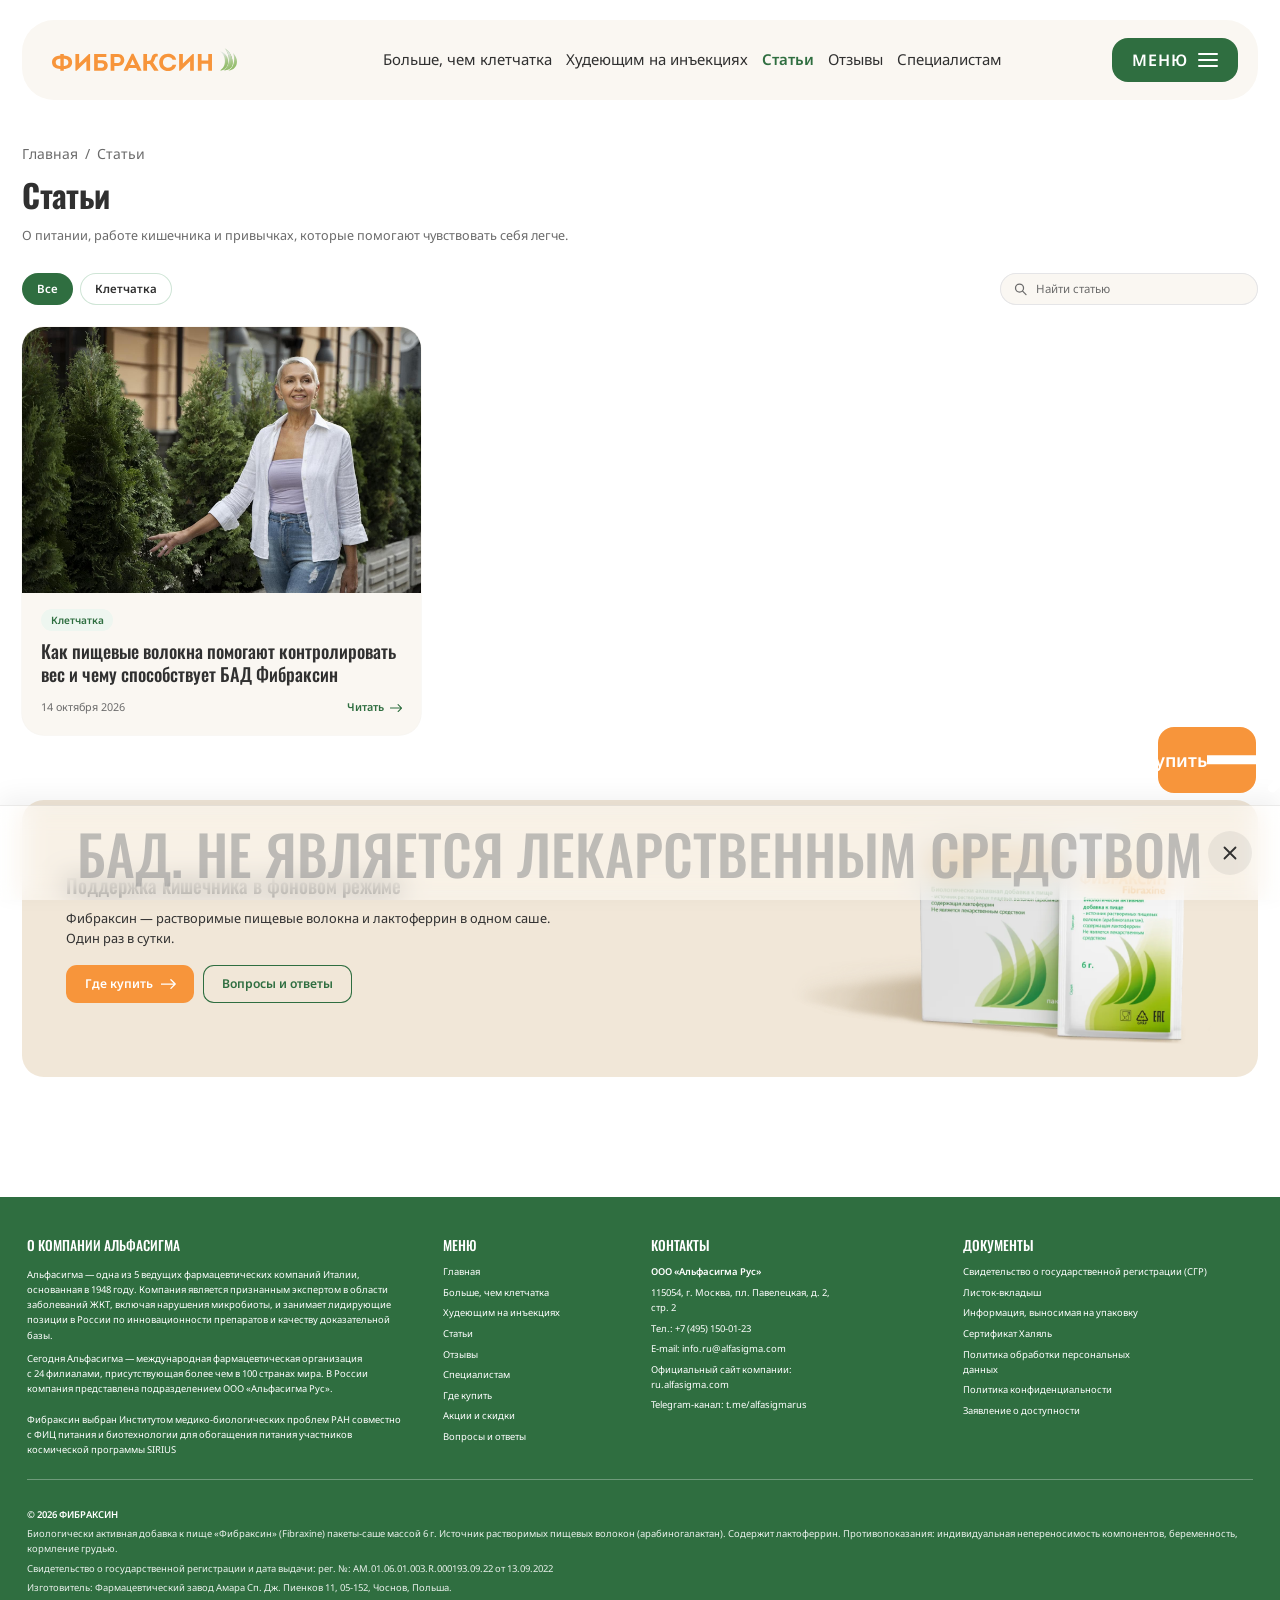
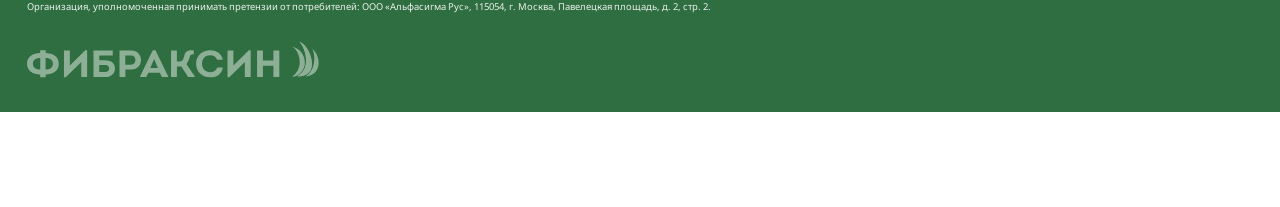
<file: blog.html>
<!DOCTYPE html>
<html lang="ru">
<head>
<meta charset="utf-8">
<meta name="viewport" content="width=device-width, initial-scale=1">
<title>Статьи о клетчатке, питании и работе кишечника — Фибраксин</title>
<meta name="description" content="Статьи о клетчатке, питании, работе кишечника и привычках, которые помогают чувствовать себя легче.">
<link rel="canonical" href="https://fibraxine.ru/blog.html">
<meta name="robots" content="index, follow, max-image-preview:large">
<meta property="og:type" content="website">
<meta property="og:site_name" content="Фибраксин">
<meta property="og:locale" content="ru_RU">
<meta property="og:url" content="https://fibraxine.ru/blog.html">
<meta property="og:title" content="Статьи о клетчатке, питании и работе кишечника — Фибраксин">
<meta property="og:description" content="Статьи о клетчатке, питании, работе кишечника и привычках, которые помогают чувствовать себя легче.">
<meta property="og:image" content="https://fibraxine.ru/images/og/og-main.jpg">
<meta property="og:image:width" content="1200">
<meta property="og:image:height" content="630">
<meta property="og:image:alt" content="Статьи о клетчатке, питании и работе кишечника — Фибраксин">
<meta name="twitter:card" content="summary_large_image">
<meta name="twitter:title" content="Статьи о клетчатке, питании и работе кишечника — Фибраксин">
<meta name="twitter:description" content="Статьи о клетчатке, питании, работе кишечника и привычках, которые помогают чувствовать себя легче.">
<meta name="twitter:image" content="https://fibraxine.ru/images/og/og-main.jpg">
<script type="application/ld+json">{"@context":"https://schema.org","@graph":[{"@type":"BreadcrumbList","itemListElement":[{"@type":"ListItem","position":1,"name":"Главная","item":"https://fibraxine.ru/"},{"@type":"ListItem","position":2,"name":"Статьи","item":"https://fibraxine.ru/blog.html"}]}]}</script>
<link rel="icon" href="favicon.ico" sizes="any">
<link rel="icon" href="favicon.svg" type="image/svg+xml">
<link rel="apple-touch-icon" href="images/apple-touch-icon.png">
<link rel="manifest" href="site.webmanifest">
<meta name="theme-color" content="#2F6E40">
<link rel="stylesheet" href="style.css?v=20261127193822">
<script>(function(){var r=document.documentElement;var s=function(){var w=r.clientWidth||window.innerWidth;r.style.setProperty("--pz",w>=1280?Math.min(w,2560)/1890:1);};s();window.addEventListener("resize",s);})();</script>
</head>
<body>
<div class="wrap page-head">
      <header class="topbar">
        <a class="logo" href="index.html"><img src="images/logo.svg?v=2" alt="Фибраксин" width="320" height="35"></a>
        <nav class="topbar__nav" aria-label="Разделы">
          <a href="index.html#more">Больше, чем&nbsp;клетчатка</a>
          <a href="injections.html" target="_blank" rel="noopener">Худеющим на&nbsp;инъекциях</a>
          <a href="blog.html" aria-current="page">Статьи</a>
          <a href="reviews.html">Отзывы</a>
          <a href="specialists.html" target="_blank" rel="noopener">Специалистам</a>
        </nav>
        <div class="topbar__actions">
          <button class="btn btn--sm btn--menu" type="button" aria-expanded="false" aria-controls="menu"><span>МЕНЮ</span><i class="btn__burger" aria-hidden="true"><b></b><b></b><b></b></i></button>
        </div>
      </header>
      <div class="menu" id="menu" hidden>
        <a href="index.html#more">Больше, чем&nbsp;клетчатка</a>
        <a href="injections.html" target="_blank" rel="noopener">Худеющим на&nbsp;инъекциях</a>
        <a href="blog.html" aria-current="page">Статьи</a>
        <a href="reviews.html">Отзывы</a>
        <a href="specialists.html" target="_blank" rel="noopener">Специалистам</a>
        <a href="index.html#buy">Где купить</a>
        <a href="promo.html">Акции и&nbsp;скидки</a>
        <a href="faq.html" target="_blank" rel="noopener">Вопросы и&nbsp;ответы</a>
      </div>
</div>
<main class="page page-blog">
  <section class="wrap page-intro">
    <nav class="crumbs" aria-label="Навигация"><a href="index.html">Главная</a><span aria-hidden="true">/</span><span>Статьи</span></nav>
    <h1 class="h2">Статьи</h1>
    <p class="lead">О&nbsp;питании, работе кишечника и&nbsp;привычках, которые помогают чувствовать себя легче.</p>
  </section>
  <section class="wrap blog" data-blog>
    <div class="blog__bar">
      <div class="blog__chips" role="group" aria-label="Категории"></div>
      <label class="blog__search">
        <svg viewBox="0 0 24 24" aria-hidden="true"><circle cx="10.5" cy="10.5" r="6.5" fill="none" stroke="currentColor" stroke-width="2"/><path d="M15.5 15.5L21 21" fill="none" stroke="currentColor" stroke-width="2" stroke-linecap="round"/></svg>
        <input type="search" placeholder="Найти статью" aria-label="Найти статью" autocomplete="off">
      </label>
    </div>
    <div class="blog__status" role="status" hidden><span>Найдено <b>0</b></span><button class="blog__reset" type="button">Сбросить</button></div>
    <div class="blog__grid"><a class="post-card" href="blog-kletchatka-i-ves.html" data-cat="kletchatka"><div class="post-card__img"><img src="images/blog/kletchatka-ves-cover.jpg" alt="Улыбающаяся женщина в белой рубашке гуляет вдоль зелёных туй" width="600" height="400" loading="lazy"></div><div class="post-card__body"><span class="post-card__cat">Клетчатка</span><h2 class="post-card__title">Как пищевые волокна помогают контролировать вес и чему способствует БАД Фибраксин</h2><div class="post-card__foot"><time datetime="2026-10-14">14 октября 2026</time><span class="post-card__more">Читать<svg viewBox="0 0 22 14.73" aria-hidden="true"><path d="M21.7 8.07a1 1 0 0 0 0-1.41L15.34.29a1 1 0 1 0-1.41 1.42l5.66 5.65-5.66 5.66a1 1 0 0 0 1.41 1.41zM0 8.36h21v-2H0z" fill="currentColor"/></svg></span></div></div></a></div>
    <div class="blog__empty" hidden>
      <p class="h5"></p>
      <p></p>
      <button class="btn btn--line btn--sm blog__reset" type="button">Сбросить фильтры</button>
    </div>
    <nav class="blog__pager" aria-label="Страницы статей" hidden></nav>
  </section>
  <section class="wrap blog-cta-wrap">
    <div class="blog-cta">
      <div class="blog-cta__txt">
        <h2 class="h3 h3--dark">Поддержка кишечника в&nbsp;фоновом режиме</h2>
        <p>Фибраксин&nbsp;— растворимые пищевые волокна и&nbsp;лактоферрин в&nbsp;одном&nbsp;саше.<br>Один раз в&nbsp;сутки.</p>
        <div class="blog-cta__actions">
          <a class="btn" href="index.html#buy">Где купить<svg class="btn__arrow" viewBox="0 0 22 14.73" aria-hidden="true"><path d="M21.7 8.07a1 1 0 0 0 0-1.41L15.34.29a1 1 0 1 0-1.41 1.42l5.66 5.65-5.66 5.66a1 1 0 0 0 1.41 1.41zM0 8.36h21v-2H0z" fill="currentColor"/></svg></a>
          <a class="btn btn--line" href="faq.html">Вопросы и&nbsp;ответы</a>
        </div>
      </div>
      <picture class="blog-cta__pack"><img src="images/blog/cta-pack.webp" alt="Упаковка и саше Фибраксина" width="1400" height="772" loading="lazy"></picture>
    </div>
  </section>
</main>
<footer class="footer">
  <div class="footer__inner">
    <div class="footer__grid">
      <div class="footer__about">
        <h4>О&nbsp;КОМПАНИИ АЛЬФАСИГМА</h4>
        <p>Альфасигма&nbsp;— одна из&nbsp;5&nbsp;ведущих фармацевтических компаний Италии, основанная в&nbsp;1948&nbsp;году. Компания является признанным экспертом в&nbsp;области заболеваний ЖКТ, включая нарушения микробиоты, и&nbsp;занимает лидирующие позиции в&nbsp;России по&nbsp;инновационности препаратов и&nbsp;качеству доказательной базы.</p>
        <p>Сегодня Альфасигма&nbsp;— международная фармацевтическая организация с&nbsp;24&nbsp;филиалами, присутствующая более чем&nbsp;в&nbsp;100&nbsp;странах мира. В&nbsp;России компания представлена подразделением ООО «Альфасигма Рус».<br><br>Фибраксин выбран Институтом медико-биологических проблем РАН совместно с&nbsp;ФИЦ питания и&nbsp;биотехнологии для&nbsp;обогащения питания участников космической программы SIRIUS</p>
      </div>
      <nav class="footer__menu" aria-label="Меню">
        <h4>МЕНЮ</h4>
        <a href="index.html">Главная</a>
        <a href="index.html#more">Больше, чем&nbsp;клетчатка</a>
        <a href="injections.html" target="_blank" rel="noopener">Худеющим на&nbsp;инъекциях</a>
        <a href="blog.html">Статьи</a>
        <a href="reviews.html">Отзывы</a>
        <a href="specialists.html" target="_blank" rel="noopener">Специалистам</a>
        <a href="index.html#buy">Где купить</a>
        <a href="promo.html">Акции и&nbsp;скидки</a>
        <a href="faq.html" target="_blank" rel="noopener">Вопросы и&nbsp;ответы</a>
      </nav>
      <div class="footer__contacts">
        <h4>КОНТАКТЫ</h4>
        <p><b>ООО «Альфасигма Рус»</b></p>
        <p>115054, г. Москва, пл. Павелецкая, д. 2,<br>стр. 2</p>
        <p>Тел.: <a href="tel:+74951500123">+7 (495) 150-01-23</a></p>
        <p>E-mail: <a href="mailto:info.ru@alfasigma.com">info.ru@alfasigma.com</a></p>
        <p>Официальный сайт компании:<br><a href="https://ru.alfasigma.com" target="_blank" rel="noopener">ru.alfasigma.com</a></p>
        <p>Telegram-канал: <a href="https://t.me/alfasigmarus" target="_blank" rel="noopener">t.me/alfasigmarus</a></p>
      </div>
      <div class="footer__docs">
        <h4>ДОКУМЕНТЫ</h4>
        <a>Свидетельство о&nbsp;государственной регистрации (СГР)</a>
        <a href="documents/ulotka_11022022_DRUK.pdf" target="_blank" rel="noopener">Листок-вкладыш</a>
        <a href="documents/Fibraxine_upakovka.pdf" target="_blank" rel="noopener">Информация, выносимая на&nbsp;упаковку</a>
        <a href="documents/Halal_Certificate_Fibraxine.pdf" target="_blank" rel="noopener">Сертификат Халяль</a>
        <a>Политика обработки персональных<br>данных</a>
        <a>Политика конфиденциальности</a>
        <a>Заявление о&nbsp;доступности</a>
      </div>
    </div>
    <div class="footer__legal">
      <p><b>© 2026&nbsp;ФИБРАКСИН</b></p>
      <p>Биологически активная добавка к&nbsp;пище «Фибраксин» (Fibraxine) пакеты-саше массой 6&nbsp;г. Источник растворимых пищевых волокон (арабиногалактан). Содержит лактоферрин. Противопоказания: индивидуальная непереносимость компонентов, беременность, кормление грудью.</p>
      <p>Свидетельство о&nbsp;государственной регистрации и&nbsp;дата выдачи: рег. №: АМ.01.06.01.003.R.000193.09.22&nbsp;от&nbsp;13.09.2022</p>
      <p>Изготовитель: Фармацевтический завод Амара Сп. Дж. Пиенков 11, 05-152, Чоснов, Польша.</p>
      <p>Организация, уполномоченная принимать претензии от&nbsp;потребителей: ООО «Альфасигма Рус», 115054, г. Москва, Павелецкая площадь, д. 2, стр. 2.</p>
    </div>
    <div class="footer__bottom">
      <div class="footer__logo" aria-hidden="true"><img class="logo--mono" src="images/logo.svg?v=2" alt="" width="320" height="35"></div>
    </div>
  </div>
</footer>
<a class="btn buy-float" href="index.html#buy">Где купить<svg class="btn__arrow" viewBox="0 0 22 14.73" aria-hidden="true"><path d="M21.7 8.07a1 1 0 0 0 0-1.41L15.34.29a1 1 0 1 0-1.41 1.42l5.66 5.65-5.66 5.66a1 1 0 0 0 1.41 1.41zM0 8.36h21v-2H0z" fill="currentColor"/></svg></a>
<div class="warnbar" id="warnbar">
  <div class="warnbar__inner">
    <p><span>БАД. НЕ&nbsp;ЯВЛЯЕТСЯ ЛЕКАРСТВЕННЫМ СРЕДСТВОМ</span></p>
    <button type="button" class="warnbar__close" aria-label="Закрыть предупреждение"><svg viewBox="0 0 24 24" aria-hidden="true"><path d="M6 6l12 12M18 6L6 18" fill="none" stroke="currentColor" stroke-width="2" stroke-linecap="round"/></svg></button>
  </div>
</div>
<script src="blog-data.js?v=202610291720"></script>
<script src="scripts.js?v=20261111143300"></script>
</body>
</html>
</file>
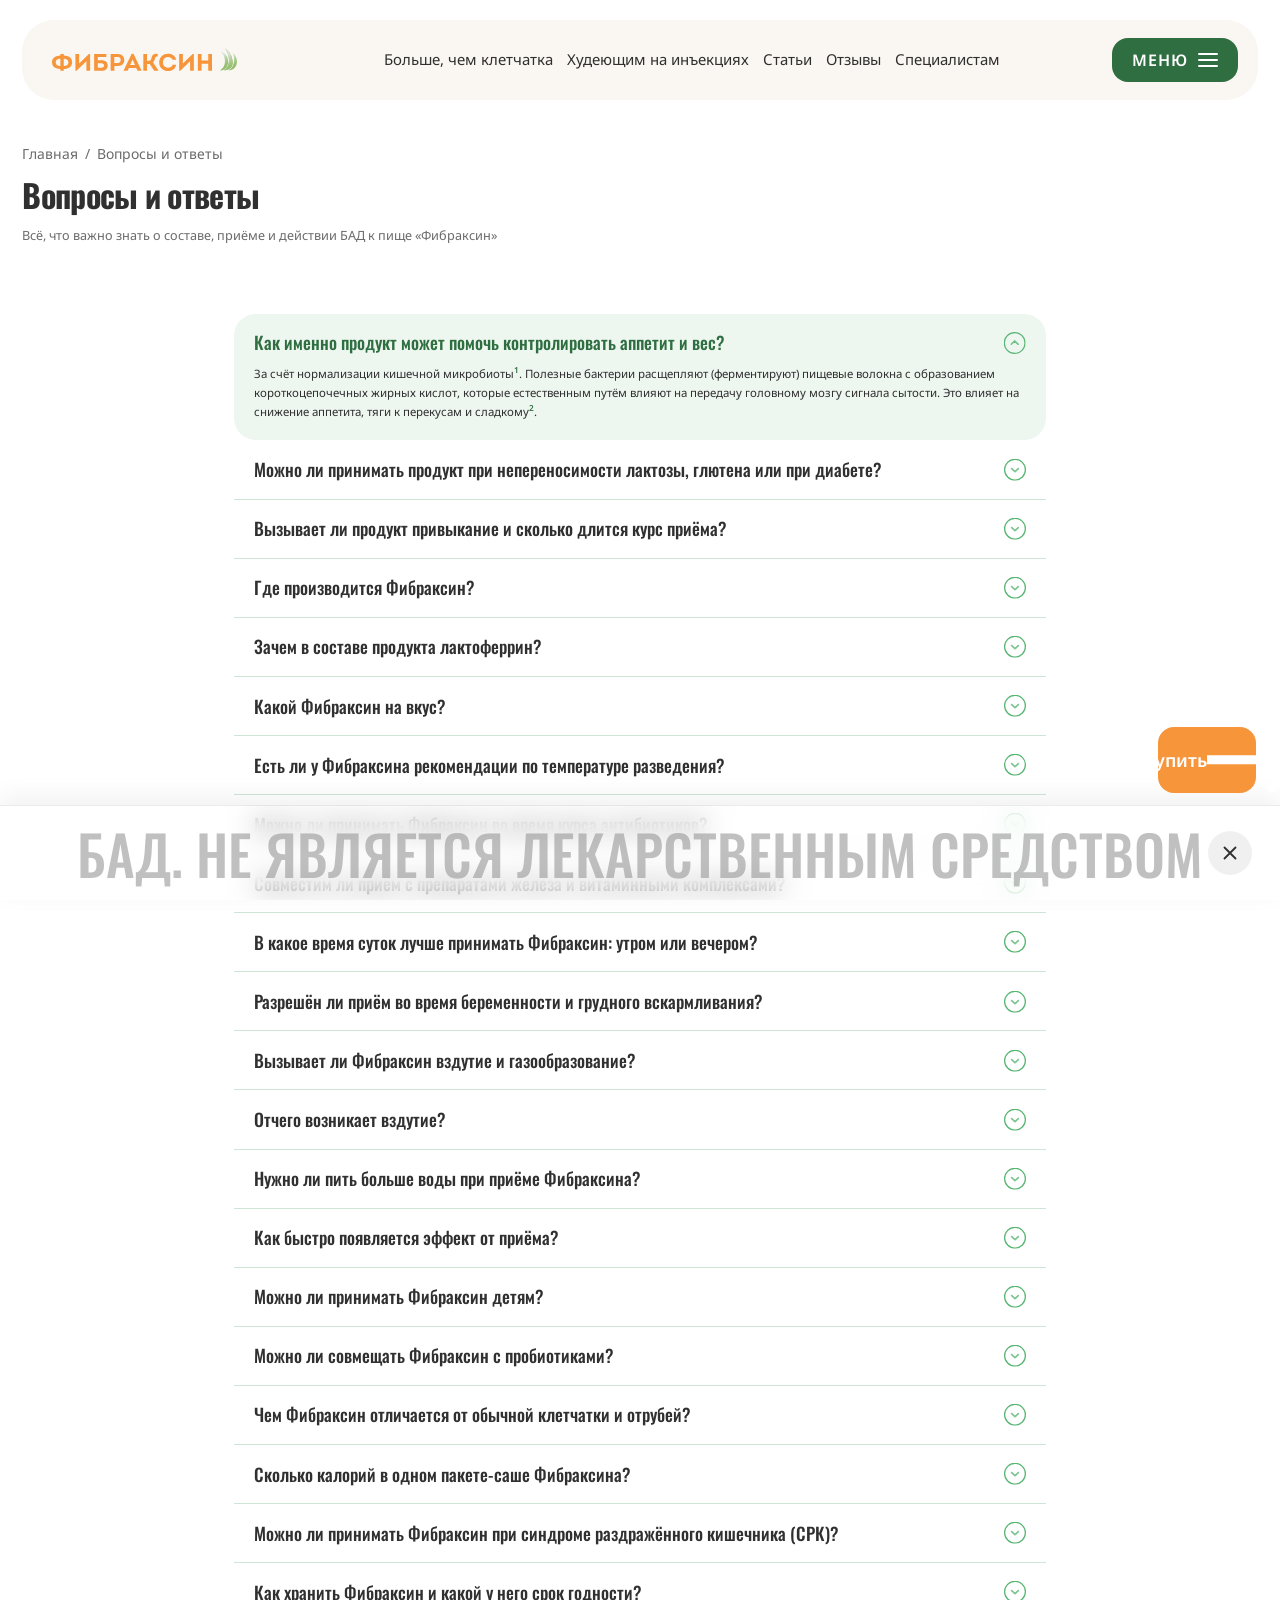
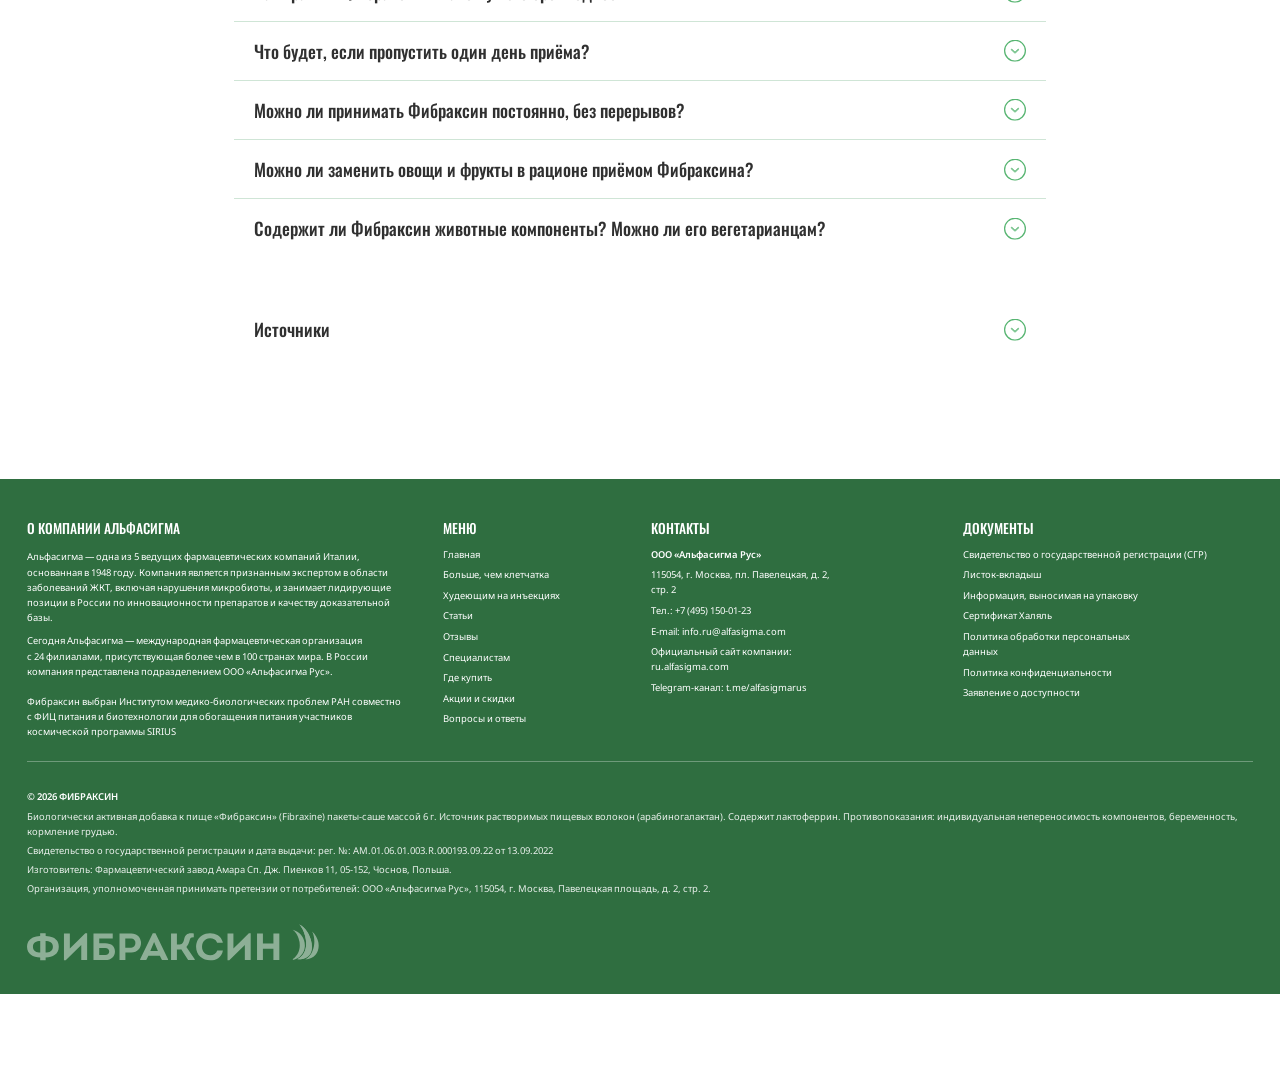
<file: faq.html>
<!DOCTYPE html>
<html lang="ru">
<head>
<meta charset="utf-8">
<meta name="viewport" content="width=device-width, initial-scale=1">
<title>Вопросы и ответы о Фибраксине: состав, приём, действие</title>
<meta name="description" content="Ответы на частые вопросы о составе, приёме и действии БАД к пище «Фибраксин».">
<link rel="canonical" href="https://fibraxine.ru/faq.html">
<meta name="robots" content="index, follow, max-image-preview:large">
<meta property="og:type" content="website">
<meta property="og:site_name" content="Фибраксин">
<meta property="og:locale" content="ru_RU">
<meta property="og:url" content="https://fibraxine.ru/faq.html">
<meta property="og:title" content="Вопросы и ответы о Фибраксине: состав, приём, действие">
<meta property="og:description" content="Ответы на частые вопросы о составе, приёме и действии БАД к пище «Фибраксин».">
<meta property="og:image" content="https://fibraxine.ru/images/og/og-main.jpg">
<meta property="og:image:width" content="1200">
<meta property="og:image:height" content="630">
<meta property="og:image:alt" content="Вопросы и ответы о Фибраксине: состав, приём, действие">
<meta name="twitter:card" content="summary_large_image">
<meta name="twitter:title" content="Вопросы и ответы о Фибраксине: состав, приём, действие">
<meta name="twitter:description" content="Ответы на частые вопросы о составе, приёме и действии БАД к пище «Фибраксин».">
<meta name="twitter:image" content="https://fibraxine.ru/images/og/og-main.jpg">
<script type="application/ld+json">{"@context":"https://schema.org","@graph":[{"@type":"BreadcrumbList","itemListElement":[{"@type":"ListItem","position":1,"name":"Главная","item":"https://fibraxine.ru/"},{"@type":"ListItem","position":2,"name":"Вопросы и ответы","item":"https://fibraxine.ru/faq.html"}]},{"@type":"FAQPage","mainEntity":[{"@type":"Question","name":"Как именно продукт может помочь контролировать аппетит и вес?","acceptedAnswer":{"@type":"Answer","text":"За счёт нормализации кишечной микробиоты1. Полезные бактерии расщепляют (ферментируют) пищевые волокна с образованием короткоцепочечных жирных кислот, которые естественным путём влияют на передачу головному мозгу сигнала сытости. Это влияет на снижение аппетита, тяги к перекусам и сладкому2."}},{"@type":"Question","name":"Можно ли принимать продукт при непереносимости лактозы, глютена или при диабете?","acceptedAnswer":{"@type":"Answer","text":"Да. Формула не содержит сахарозы, лактозы, глютена и ГМО, поэтому подходит тем, кто соблюдает диету или следит за уровнем сахара."}},{"@type":"Question","name":"Вызывает ли продукт привыкание и сколько длится курс приёма?","acceptedAnswer":{"@type":"Answer","text":"В составе Фибраксина нет слабительных компонентов, поэтому продукт не провоцирует эффект «ленивого кишечника» и не приводит к синдрому отмены. Базовый рекомендуемый курс — от 4 недель. При необходимости он может быть более длительным, и его можно повторять в течение года3."}},{"@type":"Question","name":"Где производится Фибраксин?","acceptedAnswer":{"@type":"Answer","text":"Фибраксин – европейский биокомплекс. Его разработала международная фармацевтическая компания из Италии с почти 80-летней экспертизой в области гастроэнтерологии. Выпуск осуществляется на сертифицированном фармацевтическом заводе в Польше в соответствии со стандартами GMP."}},{"@type":"Question","name":"Зачем в составе продукта лактоферрин?","acceptedAnswer":{"@type":"Answer","text":"Лактоферрин — это натуральный железосодержащий защитный белок. В кишечнике он выполняет сразу две задачи: способствует нормализации баланса микрофлоры и поддержанию защитных свойств слизистой оболочки5.Он способен перехватывать свободное железо, которым питаются вредные бактерии. Без него патогенная флора теряет силу и не может расти, поэтому полезные бактерии спокойно развиваются.Лактоферрин связывает и доставляет это железо прямо в клетки кишечника. Организм получает микроэлемент естественным путём, а стенки ЖКТ не страдают от раздражения, как это часто бывает при обычном приёме железа. Эффективность белка подтверждают научные работы: исследование4 итальянских учёных и обзор5 австралийских исследователей."}},{"@type":"Question","name":"Какой Фибраксин на вкус?","acceptedAnswer":{"@type":"Answer","text":"Фибраксин практически нейтрален и полностью растворим в воде. Вы можете разводить его в воде, несладком напитке, натуральном соке или йогурте."}},{"@type":"Question","name":"Есть ли у Фибраксина рекомендации по температуре разведения?","acceptedAnswer":{"@type":"Answer","text":"Рекомендованный диапазон температур для разведения арабиногалактана от 0 до 180 ºС6, лактоферрина – от 0 до 70 ºС, поэтому Фибраксин рекомендуется разводить в напитках и йогуртах температурой до 70 ºС5."}},{"@type":"Question","name":"Можно ли принимать Фибраксин во время курса антибиотиков?","acceptedAnswer":{"@type":"Answer","text":"Да. Пребиотик способствует сохранению и поддержанию баланса собственной микрофлоры при антибактериальной терапии7"}},{"@type":"Question","name":"Совместим ли приём с препаратами железа и витаминными комплексами?","acceptedAnswer":{"@type":"Answer","text":"Да, полностью. Растворимый арабиногалактан не связывает минералы, в том числе железо, и не мешает их всасыванию, в отличие от некоторых высоковязких пищевых волокон, таких как оболочка семян подорожника, которая рекомендуется разносить по времени приёма с лекарственными препаратами и нутриентами. Более того, лактоферрин в составе физиологически способствует безопасному транспорту и усвоению железа клетками слизистой оболочки кишечника."}},{"@type":"Question","name":"В какое время суток лучше принимать Фибраксин: утром или вечером?","acceptedAnswer":{"@type":"Answer","text":"Строгой привязки ко времени приёма нет — ориентируйтесь на свой график. Главное, выпить раствор во время еды. Если в приоритете мягкий контроль аппетита и предотвращение перекусов, удобнее принимать саше утром за завтраком или в обед."}},{"@type":"Question","name":"Разрешён ли приём во время беременности и грудного вскармливания?","acceptedAnswer":{"@type":"Answer","text":"Согласно информации на упаковке и свидетельству о государственной регистрации (СГР), индивидуальная непереносимость, беременность и период лактации относятся к стандартным противопоказаниям для приёма продукта. В эти периоды любые добавки принимаются строго по согласованию с врачом."}},{"@type":"Question","name":"Вызывает ли Фибраксин вздутие и газообразование?","acceptedAnswer":{"@type":"Answer","text":"Арабиногалактан является полностью растворимым волокном и хорошо переносится большинством пациентов. В отличие от объёмообразующих волокон, требующих значительного количества жидкости, арабиногалактан не увеличивает объём кишечного содержимого за счёт набухания и может быть удобен для пациентов с чувствительным пищеварением."}},{"@type":"Question","name":"Отчего возникает вздутие?","acceptedAnswer":{"@type":"Answer","text":"Вздутие может возникать по разным причинам. Одной из них является СИБР (синдром избыточного бактериального роста) – состояние, при котором увеличивается количество бактерий в тонкой кишке, что может сопровождаться повышенным газообразованием, вздутием и дискомфортом в животе. Другой возможной причиной может быть дисахаридазная недостаточность – снижение активности ферментов тонкой кишки, необходимых для расщепления некоторых углеводов. Наиболее известна лактазная недостаточность, при которой снижается активность фермента лактазы и нарушается расщепление молочного сахара – лактозы. Если определенные углеводы расщепляются не полностью, они могут подвергаться усиленной бактериальной ферментации в кишечнике. Это может приводить к вздутию, урчанию, повышенному газообразованию, дискомфорту в животе и диарее. СИБР и дисахаридазная недостаточность могут быть взаимосвязаны. Однако это не единственные возможные причины вздутия. Похожие симптомы могут встречаться при различных заболеваниях и функциональных нарушениях желудочно-кишечного тракта. Поэтому только по симптомам самостоятельно определить причину вздутия невозможно. Если вздутие повторяется, сохраняется длительное время или сопровождается другими симптомами, следует обратиться к врачу для уточнения причины и выбора соответствующего лечения."}},{"@type":"Question","name":"Нужно ли пить больше воды при приёме Фибраксина?","acceptedAnswer":{"@type":"Answer","text":"В отличие от более грубой клетчатки (отрубей, оболочки семян подорожника), которая активно впитывает воду и при её недостатке может вызывать запоры, арабиногалактан растворяется в напитке и не требует дополнительного питьевого режима. Достаточно обычной суточной нормы жидкости. Но если вы склонны к запорам, поддержание адекватного питьевого режима в любом случае полезно для работы кишечника."}},{"@type":"Question","name":"Как быстро появляется эффект от приёма?","acceptedAnswer":{"@type":"Answer","text":"Пребиотик Фибраксин работает не мгновенно — он поддерживает рост собственной полезной микрофлоры, а это процесс накопительный. Улучшение пищеварительного комфорта может появиться к концу второй — третьей недели регулярного приёма. Полный базовый курс составляет не менее четырёх недель, но может быть и более длительным."}},{"@type":"Question","name":"Можно ли принимать Фибраксин детям?","acceptedAnswer":{"@type":"Answer","text":"Согласно информации на упаковке и свидетельству о государственной регистрации, Фибраксин предназначен для взрослых. Детям биокомплекс может быть рекомендован только по назначению врача — он оценит, нужен ли ребёнку дополнительный источник пребиотических волокон и определит подходящую дозировку."}},{"@type":"Question","name":"Можно ли совмещать Фибраксин с пробиотиками?","acceptedAnswer":{"@type":"Answer","text":"Да, и это логичное сочетание. Пробиотики доставляют живые полезные бактерии, а Фибраксин как пребиотик создаёт для них питательную среду в кишечнике. Без пребиотической поддержки, поступившие с пробиотиком бактерии могут не прижиться. Совместный приём помогает полезной флоре на время закрепиться в кишечнике."}},{"@type":"Question","name":"Чем Фибраксин отличается от обычной клетчатки и отрубей?","acceptedAnswer":{"@type":"Answer","text":"Обычные отруби и нерастворимая клетчатка работают «механически» — набухают, увеличивают объём кишечного содержимого и стимулируют перистальтику. При этом они могут связывать и выводить минералы (железо, цинк, кальций), вызывать вздутие и требуют повышенного употребления воды. Арабиногалактан в Фибраксине — полностью растворимое и ферментируемое пищевое волокно: он не связывает минералы, не вызывает газообразования и работает как пребиотик, то есть питает полезную микрофлору, которая сама может восстанавливать баланс и нормальную функцию кишечника."}},{"@type":"Question","name":"Сколько калорий в одном пакете-саше Фибраксина?","acceptedAnswer":{"@type":"Answer","text":"Фибраксин низкокалориен. Растворимые пищевые волокна не усваиваются организмом напрямую — их расщепляют бактерии кишечника с образованием короткоцепочечных жирных кислот. В одном саше (6 г) содержится 5,5 г арабиногалактана и 50 мг лактоферрина. Продукт не содержит сахара, подсластителей, консервантов и красителей."}},{"@type":"Question","name":"Можно ли принимать Фибраксин при синдроме раздражённого кишечника (СРК)?","acceptedAnswer":{"@type":"Answer","text":"Растворимые пищевые волокна, в отличие от грубой клетчатки, лучше переносятся при СРК. Арабиногалактан не раздражает слизистую и не усиливает газообразование, поэтому может быть подходящим вариантом. Однако СРК имеет разные формы (с запором, с диареей, смешанный), и диета подбирается индивидуально. При наличии данного диагноза перед началом приёма необходимо проконсультироваться с гастроэнтерологом."}},{"@type":"Question","name":"Как хранить Фибраксин и какой у него срок годности?","acceptedAnswer":{"@type":"Answer","text":"Хранить при комнатной температуре, в сухом месте, недоступном для детей. Не требует холодильника. Срок годности указан на упаковке — ориентируйтесь на дату на пакете-саше. После вскрытия пакета-саше его содержимое нужно развести и выпить, хранить разведённый напиток не рекомендуется."}},{"@type":"Question","name":"Что будет, если пропустить один день приёма?","acceptedAnswer":{"@type":"Answer","text":"Ничего критичного. Пребиотический эффект формируется за счёт регулярного приёма, а не накопления дозы. Просто продолжите приём на следующий день в обычном режиме. Удваивать дозу на следующий день не нужно."}},{"@type":"Question","name":"Можно ли принимать Фибраксин постоянно, без перерывов?","acceptedAnswer":{"@type":"Answer","text":"Базовый курс приёма — не менее четырёх недель, при необходимости его можно увеличить и повторять в течение года. Фибраксин не вызывает привыкания и синдрома отмены. Если вы хотите принимать продукт дольше базового курса, обсудите это с лечащим врачом — он поможет скорректировать схему под ваши задачи."}},{"@type":"Question","name":"Можно ли заменить овощи и фрукты в рационе приёмом Фибраксина?","acceptedAnswer":{"@type":"Answer","text":"Фибраксин не заменяет полноценное питание. Это дополнительный источник растворимых пищевых волокон для случаев, когда из обычного рациона набрать норму клетчатки сложно. Овощи, фрукты, бобовые и цельные злаки остаются основой здорового питания, а Фибраксин — удобным дополнением, которое может помочь закрыть дефицит пребиотических волокон."}},{"@type":"Question","name":"Содержит ли Фибраксин животные компоненты? Можно ли его вегетарианцам?","acceptedAnswer":{"@type":"Answer","text":"Лактоферрин в составе Фибраксина выделен из коровьего молока — это животный железосодержащий белок. Поэтому продукт не подходит строгим веганам. Вегетарианцам, которые употребляют молочные продукты, приём допустим. Продукт не содержит глютен, лактозу, сахарозу, ГМО, консерванты и красители."}}]}]}</script>
<link rel="icon" href="favicon.ico" sizes="any">
<link rel="icon" href="favicon.svg" type="image/svg+xml">
<link rel="apple-touch-icon" href="images/apple-touch-icon.png">
<link rel="manifest" href="site.webmanifest">
<meta name="theme-color" content="#2F6E40">
<link rel="stylesheet" href="style.css?v=20261127193822">
<script>(function(){var r=document.documentElement;var s=function(){var w=r.clientWidth||window.innerWidth;r.style.setProperty("--pz",w>=1280?Math.min(w,2560)/1890:1);};s();window.addEventListener("resize",s);})();</script>
</head>
<body>
<div class="wrap page-head">
      <header class="topbar">
        <a class="logo" href="index.html"><img src="images/logo.svg?v=2" alt="Фибраксин" width="320" height="35"></a>
        <nav class="topbar__nav" aria-label="Разделы">
          <a href="index.html#more">Больше, чем&nbsp;клетчатка</a>
          <a href="injections.html" target="_blank" rel="noopener">Худеющим на&nbsp;инъекциях</a>
          <a href="blog.html" target="_blank" rel="noopener">Статьи</a>
          <a href="reviews.html">Отзывы</a>
          <a href="specialists.html" target="_blank" rel="noopener">Специалистам</a>
        </nav>
        <div class="topbar__actions">
          <button class="btn btn--sm btn--menu" type="button" aria-expanded="false" aria-controls="menu"><span>МЕНЮ</span><i class="btn__burger" aria-hidden="true"><b></b><b></b><b></b></i></button>
        </div>
      </header>
      <div class="menu" id="menu" hidden>
        <a href="index.html#more">Больше, чем&nbsp;клетчатка</a>
        <a href="injections.html" target="_blank" rel="noopener">Худеющим на&nbsp;инъекциях</a>
        <a href="blog.html" target="_blank" rel="noopener">Статьи</a>
        <a href="reviews.html">Отзывы</a>
        <a href="specialists.html" target="_blank" rel="noopener">Специалистам</a>
        <a href="index.html#buy">Где купить</a>
        <a href="promo.html">Акции и&nbsp;скидки</a>
        <a href="faq.html" aria-current="page">Вопросы и&nbsp;ответы</a>
      </div>
</div>
<main class="page">
  <section class="wrap page-intro">
    <nav class="crumbs" aria-label="Навигация"><a href="index.html">Главная</a><span aria-hidden="true">/</span><span>Вопросы и&nbsp;ответы</span></nav>
    <h1 class="h2">Вопросы и&nbsp;ответы</h1>
    <p class="lead">Всё, что важно знать о&nbsp;составе, приёме и&nbsp;действии БАД к&nbsp;пище «Фибраксин»</p>
  </section>
  <section class="wrap section">
    <div class="faq page-faq">
      <details class="faq__item" open><summary>Как именно продукт может помочь контролировать аппетит и вес?</summary><div class="faq__answer"><p>За счёт нормализации кишечной микробиоты<sup>1</sup>. Полезные бактерии расщепляют (ферментируют) пищевые волокна с образованием короткоцепочечных жирных кислот, которые естественным путём влияют на передачу головному мозгу сигнала сытости. Это влияет на снижение аппетита, тяги к перекусам и сладкому<sup>2</sup>.</p></div></details>
      <details class="faq__item"><summary>Можно ли принимать продукт при непереносимости лактозы, глютена или при диабете?</summary><div class="faq__answer"><p>Да. Формула не содержит сахарозы, лактозы, глютена и ГМО, поэтому подходит тем, кто соблюдает диету или следит за уровнем сахара.</p></div></details>
      <details class="faq__item"><summary>Вызывает ли продукт привыкание и сколько длится курс приёма?</summary><div class="faq__answer"><p>В составе Фибраксина нет слабительных компонентов, поэтому продукт не провоцирует эффект «ленивого кишечника» и не приводит к синдрому отмены. Базовый рекомендуемый курс — от 4 недель. При необходимости он может быть более длительным, и его можно повторять в течение года<sup>3</sup>.</p></div></details>
      <details class="faq__item"><summary>Где производится Фибраксин?</summary><div class="faq__answer"><p>Фибраксин – европейский биокомплекс. Его разработала международная фармацевтическая компания из Италии с почти 80-летней экспертизой в области гастроэнтерологии. Выпуск осуществляется на сертифицированном фармацевтическом заводе в Польше в соответствии со стандартами GMP.</p></div></details>
      <details class="faq__item"><summary>Зачем в составе продукта лактоферрин?</summary><div class="faq__answer"><p>Лактоферрин — это натуральный железосодержащий защитный белок. В кишечнике он выполняет сразу две задачи: способствует нормализации баланса микрофлоры и поддержанию защитных свойств слизистой оболочки<sup>5</sup>.</p><p>Он способен перехватывать свободное железо, которым питаются вредные бактерии. Без него патогенная флора теряет силу и не может расти, поэтому полезные бактерии спокойно развиваются.</p><p>Лактоферрин связывает и доставляет это железо прямо в клетки кишечника. Организм получает микроэлемент естественным путём, а стенки ЖКТ не страдают от раздражения, как это часто бывает при обычном приёме железа. Эффективность белка подтверждают научные работы: <a class="src-link" href="https://pubmed.ncbi.nlm.nih.gov/18601971/" target="_blank" rel="noopener nofollow">исследование</a><sup>4</sup> итальянских учёных и <a class="src-link" href="https://pubmed.ncbi.nlm.nih.gov/28933602/" target="_blank" rel="noopener nofollow">обзор</a><sup>5</sup> австралийских исследователей.</p></div></details>
      <details class="faq__item"><summary>Какой Фибраксин на вкус?</summary><div class="faq__answer"><p>Фибраксин практически нейтрален и полностью растворим в воде. Вы можете разводить его в воде, несладком напитке, натуральном соке или йогурте.</p></div></details>
      <details class="faq__item"><summary>Есть ли у Фибраксина рекомендации по температуре разведения?</summary><div class="faq__answer"><p>Рекомендованный диапазон температур для разведения <a class="src-link" href="https://russiantaxifolin.com/primenenie-arabinogalaktana/pishchevaya-promyshlennosty/" target="_blank" rel="noopener nofollow">арабиногалактана</a> от 0 до 180 ºС<sup>6</sup>, <a class="src-link" href="https://academic.oup.com/ijfst/article/60/1/vvae019/7943332" target="_blank" rel="noopener nofollow">лактоферрина</a> –  от 0 до 70 ºС, поэтому Фибраксин рекомендуется разводить в напитках и йогуртах температурой до 70 ºС<sup>5</sup>.</p></div></details>
      <details class="faq__item"><summary>Можно ли принимать Фибраксин во время курса антибиотиков?</summary><div class="faq__answer"><p>Да. Пребиотик способствует сохранению и поддержанию баланса собственной микрофлоры при антибактериальной терапии<sup>7</sup></p></div></details>
      <details class="faq__item"><summary>Совместим ли приём с препаратами железа и витаминными комплексами?</summary><div class="faq__answer"><p>Да, полностью. Растворимый арабиногалактан не связывает минералы, в том числе железо, и не мешает их всасыванию, в отличие от некоторых высоковязких пищевых волокон, таких как оболочка семян подорожника, которая рекомендуется разносить по времени приёма с лекарственными препаратами и нутриентами. Более того, лактоферрин в составе физиологически способствует безопасному транспорту и усвоению железа клетками слизистой оболочки кишечника.</p></div></details>
      <details class="faq__item"><summary>В какое время суток лучше принимать Фибраксин: утром или вечером?</summary><div class="faq__answer"><p>Строгой привязки ко времени приёма нет — ориентируйтесь на свой график. Главное, выпить раствор во время еды. Если в приоритете мягкий контроль аппетита и предотвращение перекусов, удобнее принимать саше утром за завтраком или в обед.</p></div></details>
      <details class="faq__item"><summary>Разрешён ли приём во время беременности и грудного вскармливания?</summary><div class="faq__answer"><p>Согласно информации на упаковке и свидетельству о государственной регистрации (СГР), индивидуальная непереносимость, беременность и период лактации относятся к стандартным противопоказаниям для приёма продукта. В эти периоды любые добавки принимаются строго по согласованию с врачом.</p></div></details>
      <details class="faq__item"><summary>Вызывает ли Фибраксин вздутие и газообразование?</summary><div class="faq__answer"><p>Арабиногалактан является полностью растворимым волокном и хорошо переносится большинством пациентов. В отличие от объёмообразующих волокон, требующих значительного количества жидкости, арабиногалактан не увеличивает объём кишечного содержимого за счёт набухания и может быть удобен для пациентов с чувствительным пищеварением.</p></div></details>
      <details class="faq__item"><summary>Отчего возникает вздутие?</summary><div class="faq__answer"><p>Вздутие может возникать по разным причинам. Одной из них является СИБР (синдром избыточного бактериального роста) – состояние, при котором увеличивается количество бактерий в тонкой кишке, что может сопровождаться повышенным газообразованием, вздутием и дискомфортом в животе.</p><p>Другой возможной причиной может быть дисахаридазная недостаточность – снижение активности ферментов тонкой кишки, необходимых для расщепления некоторых углеводов. Наиболее известна лактазная недостаточность, при которой снижается активность фермента лактазы и нарушается расщепление молочного сахара – лактозы.</p><p>Если определенные углеводы расщепляются не полностью, они могут подвергаться усиленной бактериальной ферментации в кишечнике. Это может приводить к вздутию, урчанию, повышенному газообразованию, дискомфорту в животе и диарее.</p><p>СИБР и дисахаридазная недостаточность могут быть взаимосвязаны.</p><p>Однако это не единственные возможные причины вздутия. Похожие симптомы могут встречаться при различных заболеваниях и функциональных нарушениях желудочно-кишечного тракта. Поэтому только по симптомам самостоятельно определить причину вздутия невозможно.</p><p>Если вздутие повторяется, сохраняется длительное время или сопровождается другими симптомами, следует обратиться к врачу для уточнения причины и выбора соответствующего лечения.</p></div></details>
      <details class="faq__item"><summary>Нужно ли пить больше воды при приёме Фибраксина?</summary><div class="faq__answer"><p>В отличие от более грубой клетчатки (отрубей, оболочки семян подорожника), которая активно впитывает воду и при её недостатке может вызывать запоры, арабиногалактан растворяется в напитке и не требует дополнительного питьевого режима. Достаточно обычной суточной нормы жидкости. Но если вы склонны к запорам, поддержание адекватного питьевого режима в любом случае полезно для работы кишечника.</p></div></details>
      <details class="faq__item"><summary>Как быстро появляется эффект от приёма?</summary><div class="faq__answer"><p>Пребиотик Фибраксин работает не мгновенно — он поддерживает рост собственной полезной микрофлоры, а это процесс накопительный. Улучшение пищеварительного комфорта может появиться к концу второй — третьей недели регулярного приёма. Полный базовый курс составляет не менее четырёх недель, но может быть и более длительным.</p></div></details>
      <details class="faq__item"><summary>Можно ли принимать Фибраксин детям?</summary><div class="faq__answer"><p>Согласно информации на упаковке и свидетельству о государственной регистрации, Фибраксин предназначен для взрослых. Детям биокомплекс может быть рекомендован только по назначению врача — он оценит, нужен ли ребёнку дополнительный источник пребиотических волокон и определит подходящую дозировку.</p></div></details>
      <details class="faq__item"><summary>Можно ли совмещать Фибраксин с пробиотиками?</summary><div class="faq__answer"><p>Да, и это логичное сочетание. Пробиотики доставляют живые полезные бактерии, а Фибраксин как пребиотик создаёт для них питательную среду в кишечнике. Без пребиотической поддержки, поступившие с пробиотиком бактерии могут не прижиться. Совместный приём помогает полезной флоре на время закрепиться в кишечнике.</p></div></details>
      <details class="faq__item"><summary>Чем Фибраксин отличается от обычной клетчатки и отрубей?</summary><div class="faq__answer"><p>Обычные отруби и нерастворимая клетчатка работают «механически» — набухают, увеличивают объём кишечного содержимого и стимулируют перистальтику. При этом они могут связывать и выводить минералы (железо, цинк, кальций), вызывать вздутие и требуют повышенного употребления воды. Арабиногалактан в Фибраксине — полностью растворимое и ферментируемое пищевое волокно: он не связывает минералы, не вызывает газообразования и работает как пребиотик, то есть питает полезную микрофлору, которая сама может восстанавливать баланс и нормальную функцию кишечника.</p></div></details>
      <details class="faq__item"><summary>Сколько калорий в одном пакете-саше Фибраксина?</summary><div class="faq__answer"><p>Фибраксин низкокалориен. Растворимые пищевые волокна не усваиваются организмом напрямую — их расщепляют бактерии кишечника с образованием короткоцепочечных жирных кислот. В одном саше (6 г) содержится 5,5 г арабиногалактана и 50 мг лактоферрина. Продукт не содержит сахара, подсластителей, консервантов и красителей.</p></div></details>
      <details class="faq__item"><summary>Можно ли принимать Фибраксин при синдроме раздражённого кишечника (СРК)?</summary><div class="faq__answer"><p>Растворимые пищевые волокна, в отличие от грубой клетчатки, лучше переносятся при СРК. Арабиногалактан не раздражает слизистую и не усиливает газообразование, поэтому может быть подходящим вариантом. Однако СРК имеет разные формы (с запором, с диареей, смешанный), и диета подбирается индивидуально. При наличии данного диагноза перед началом приёма необходимо проконсультироваться с гастроэнтерологом.</p></div></details>
      <details class="faq__item"><summary>Как хранить Фибраксин и какой у него срок годности?</summary><div class="faq__answer"><p>Хранить при комнатной температуре, в сухом месте, недоступном для детей. Не требует холодильника. Срок годности указан на упаковке — ориентируйтесь на дату на пакете-саше. После вскрытия пакета-саше его содержимое нужно развести и выпить, хранить разведённый напиток не рекомендуется.</p></div></details>
      <details class="faq__item"><summary>Что будет, если пропустить один день приёма?</summary><div class="faq__answer"><p>Ничего критичного. Пребиотический эффект формируется за счёт регулярного приёма, а не накопления дозы. Просто продолжите приём на следующий день в обычном режиме. Удваивать дозу на следующий день не нужно.</p></div></details>
      <details class="faq__item"><summary>Можно ли принимать Фибраксин постоянно, без перерывов?</summary><div class="faq__answer"><p>Базовый курс приёма — не менее четырёх недель, при необходимости его можно увеличить и повторять в течение года. Фибраксин не вызывает привыкания и синдрома отмены. Если вы хотите принимать продукт дольше базового курса, обсудите это с лечащим врачом — он поможет скорректировать схему под ваши задачи.</p></div></details>
      <details class="faq__item"><summary>Можно ли заменить овощи и фрукты в рационе приёмом Фибраксина?</summary><div class="faq__answer"><p>Фибраксин не заменяет полноценное питание. Это дополнительный источник растворимых пищевых волокон для случаев, когда из обычного рациона набрать норму клетчатки сложно. Овощи, фрукты, бобовые и цельные злаки остаются основой здорового питания, а Фибраксин — удобным дополнением, которое может помочь закрыть дефицит пребиотических волокон.</p></div></details>
      <details class="faq__item"><summary>Содержит ли Фибраксин животные компоненты? Можно ли его вегетарианцам?</summary><div class="faq__answer"><p>Лактоферрин в составе Фибраксина выделен из коровьего молока — это животный железосодержащий белок. Поэтому продукт не подходит строгим веганам. Вегетарианцам, которые употребляют молочные продукты, приём допустим. Продукт не содержит глютен, лактозу, сахарозу, ГМО, консерванты и красители.</p></div></details>
    </div>
  </section>
  <section class="wrap section faq-src-sec">
    <div class="faq page-faq">
      <details class="faq__item faq__item--src" id="sources">
        <summary>Источники</summary>
        <div class="faq__answer">
          <ol class="faq-sources">
        <li id="faq-src-1">Vinelli V, et al. Effects of Dietary Fibers on Short-Chain Fatty Acids and Gut Microbiota Composition in Healthy Adults: A Systematic Review. Nutrients. 2022;14(13):2559</li>
        <li id="faq-src-2">Chambers ES, Morrison DJ, Frost G. Control of appetite and energy intake by SCFA: what are the potential underlying mechanisms? Proc Nutr Soc. 2015;74(3):328-336.</li>
        <li id="faq-src-3">Лист—вкладыш БАД Фибраксин</li>
        <li id="faq-src-4">Paesano R, Pietropaoli M, Gessani S, Valenti P. The influence of lactoferrin, orally administered, on systemic iron homeostasis in pregnant women suffering of iron deficiency and iron deficiency anaemia. Biochimie. 2009 Jan;91(1):44-51. doi: 10.1016/j.biochi.2008.06.004. Epub 2008 Jun 14. PMID: 18601971.</li>
        <li id="faq-src-5">Wang B, Timilsena YP, Blanch E, Adhikari B. Lactoferrin: Structure, function, denaturation and digestion. Crit Rev Food Sci Nutr. 2019;59(4):580-596. doi: 10.1080/10408398.2017.1381583. Epub 2017 Oct 17. PMID: 28933602.</li>
        <li id="faq-src-6">Chochieva M.M., Terpukova A.F., Antonovskii S.D. The thermal stability of arabinogalactan. Lesnoi Zhurnal. 1977;6:110-113</li>
        <li id="faq-src-7">Gibson GR, Hutkins R, Sanders ME, et al. The International Scientific Association for Probiotics and Prebiotics (ISAPP) consensus statement on the definition and scope of prebiotics. Nat Rev Gastroenterol Hepatol. 2017;14(8):491-502.</li>
          </ol>
        </div>
      </details>
    </div>
  </section>
</main>
<footer class="footer">
  <div class="footer__inner">
    <div class="footer__grid">
      <div class="footer__about">
        <h4>О&nbsp;КОМПАНИИ АЛЬФАСИГМА</h4>
        <p>Альфасигма&nbsp;— одна из&nbsp;5&nbsp;ведущих фармацевтических компаний Италии, основанная в&nbsp;1948&nbsp;году. Компания является признанным экспертом в&nbsp;области заболеваний ЖКТ, включая нарушения микробиоты, и&nbsp;занимает лидирующие позиции в&nbsp;России по&nbsp;инновационности препаратов и&nbsp;качеству доказательной базы.</p>
        <p>Сегодня Альфасигма&nbsp;— международная фармацевтическая организация с&nbsp;24&nbsp;филиалами, присутствующая более чем&nbsp;в&nbsp;100&nbsp;странах мира. В&nbsp;России компания представлена подразделением ООО «Альфасигма Рус».<br><br>Фибраксин выбран Институтом медико-биологических проблем РАН совместно с&nbsp;ФИЦ питания и&nbsp;биотехнологии для&nbsp;обогащения питания участников космической программы SIRIUS</p>
      </div>
      <nav class="footer__menu" aria-label="Меню">
        <h4>МЕНЮ</h4>
        <a href="index.html">Главная</a>
        <a href="index.html#more">Больше, чем&nbsp;клетчатка</a>
        <a href="injections.html" target="_blank" rel="noopener">Худеющим на&nbsp;инъекциях</a>
        <a href="blog.html" target="_blank" rel="noopener">Статьи</a>
        <a href="reviews.html">Отзывы</a>
        <a href="specialists.html" target="_blank" rel="noopener">Специалистам</a>
        <a href="index.html#buy">Где купить</a>
        <a href="promo.html">Акции и&nbsp;скидки</a>
        <a href="faq.html">Вопросы и&nbsp;ответы</a>
      </nav>
      <div class="footer__contacts">
        <h4>КОНТАКТЫ</h4>
        <p><b>ООО «Альфасигма Рус»</b></p>
        <p>115054, г. Москва, пл. Павелецкая, д. 2,<br>стр. 2</p>
        <p>Тел.: <a href="tel:+74951500123">+7 (495) 150-01-23</a></p>
        <p>E-mail: <a href="mailto:info.ru@alfasigma.com">info.ru@alfasigma.com</a></p>
        <p>Официальный сайт компании:<br><a href="https://ru.alfasigma.com" target="_blank" rel="noopener">ru.alfasigma.com</a></p>
        <p>Telegram-канал: <a href="https://t.me/alfasigmarus" target="_blank" rel="noopener">t.me/alfasigmarus</a></p>
      </div>
      <div class="footer__docs">
        <h4>ДОКУМЕНТЫ</h4>
        <a>Свидетельство о&nbsp;государственной регистрации (СГР)</a>
        <a href="documents/ulotka_11022022_DRUK.pdf" target="_blank" rel="noopener">Листок-вкладыш</a>
        <a href="documents/Fibraxine_upakovka.pdf" target="_blank" rel="noopener">Информация, выносимая на&nbsp;упаковку</a>
        <a href="documents/Halal_Certificate_Fibraxine.pdf" target="_blank" rel="noopener">Сертификат Халяль</a>
        <a>Политика обработки персональных<br>данных</a>
        <a>Политика конфиденциальности</a>
        <a>Заявление о&nbsp;доступности</a>
      </div>
    </div>
    <div class="footer__legal">
      <p><b>© 2026&nbsp;ФИБРАКСИН</b></p>
      <p>Биологически активная добавка к&nbsp;пище «Фибраксин» (Fibraxine) пакеты-саше массой 6&nbsp;г. Источник растворимых пищевых волокон (арабиногалактан). Содержит лактоферрин. Противопоказания: индивидуальная непереносимость компонентов, беременность, кормление грудью.</p>
      <p>Свидетельство о&nbsp;государственной регистрации и&nbsp;дата выдачи: рег. №: АМ.01.06.01.003.R.000193.09.22&nbsp;от&nbsp;13.09.2022</p>
      <p>Изготовитель: Фармацевтический завод Амара Сп. Дж. Пиенков 11, 05-152, Чоснов, Польша.</p>
      <p>Организация, уполномоченная принимать претензии от&nbsp;потребителей: ООО «Альфасигма Рус», 115054, г. Москва, Павелецкая площадь, д. 2, стр. 2.</p>
    </div>
    <div class="footer__bottom">
      <div class="footer__logo" aria-hidden="true"><img class="logo--mono" src="images/logo.svg?v=2" alt="" width="320" height="35"></div>
    </div>
  </div>
</footer>
<a class="btn buy-float" href="index.html#buy">Где купить<svg class="btn__arrow" viewBox="0 0 22 14.73" aria-hidden="true"><path d="M21.7 8.07a1 1 0 0 0 0-1.41L15.34.29a1 1 0 1 0-1.41 1.42l5.66 5.65-5.66 5.66a1 1 0 0 0 1.41 1.41zM0 8.36h21v-2H0z" fill="currentColor"/></svg></a>
<div class="warnbar" id="warnbar">
  <div class="warnbar__inner">
    <p><span>БАД. НЕ&nbsp;ЯВЛЯЕТСЯ ЛЕКАРСТВЕННЫМ СРЕДСТВОМ</span></p>
    <button type="button" class="warnbar__close" aria-label="Закрыть предупреждение"><svg viewBox="0 0 24 24" aria-hidden="true"><path d="M6 6l12 12M18 6L6 18" fill="none" stroke="currentColor" stroke-width="2" stroke-linecap="round"/></svg></button>
  </div>
</div>
<script src="scripts.js?v=20261111143300"></script>
</body>
</html>
</file>
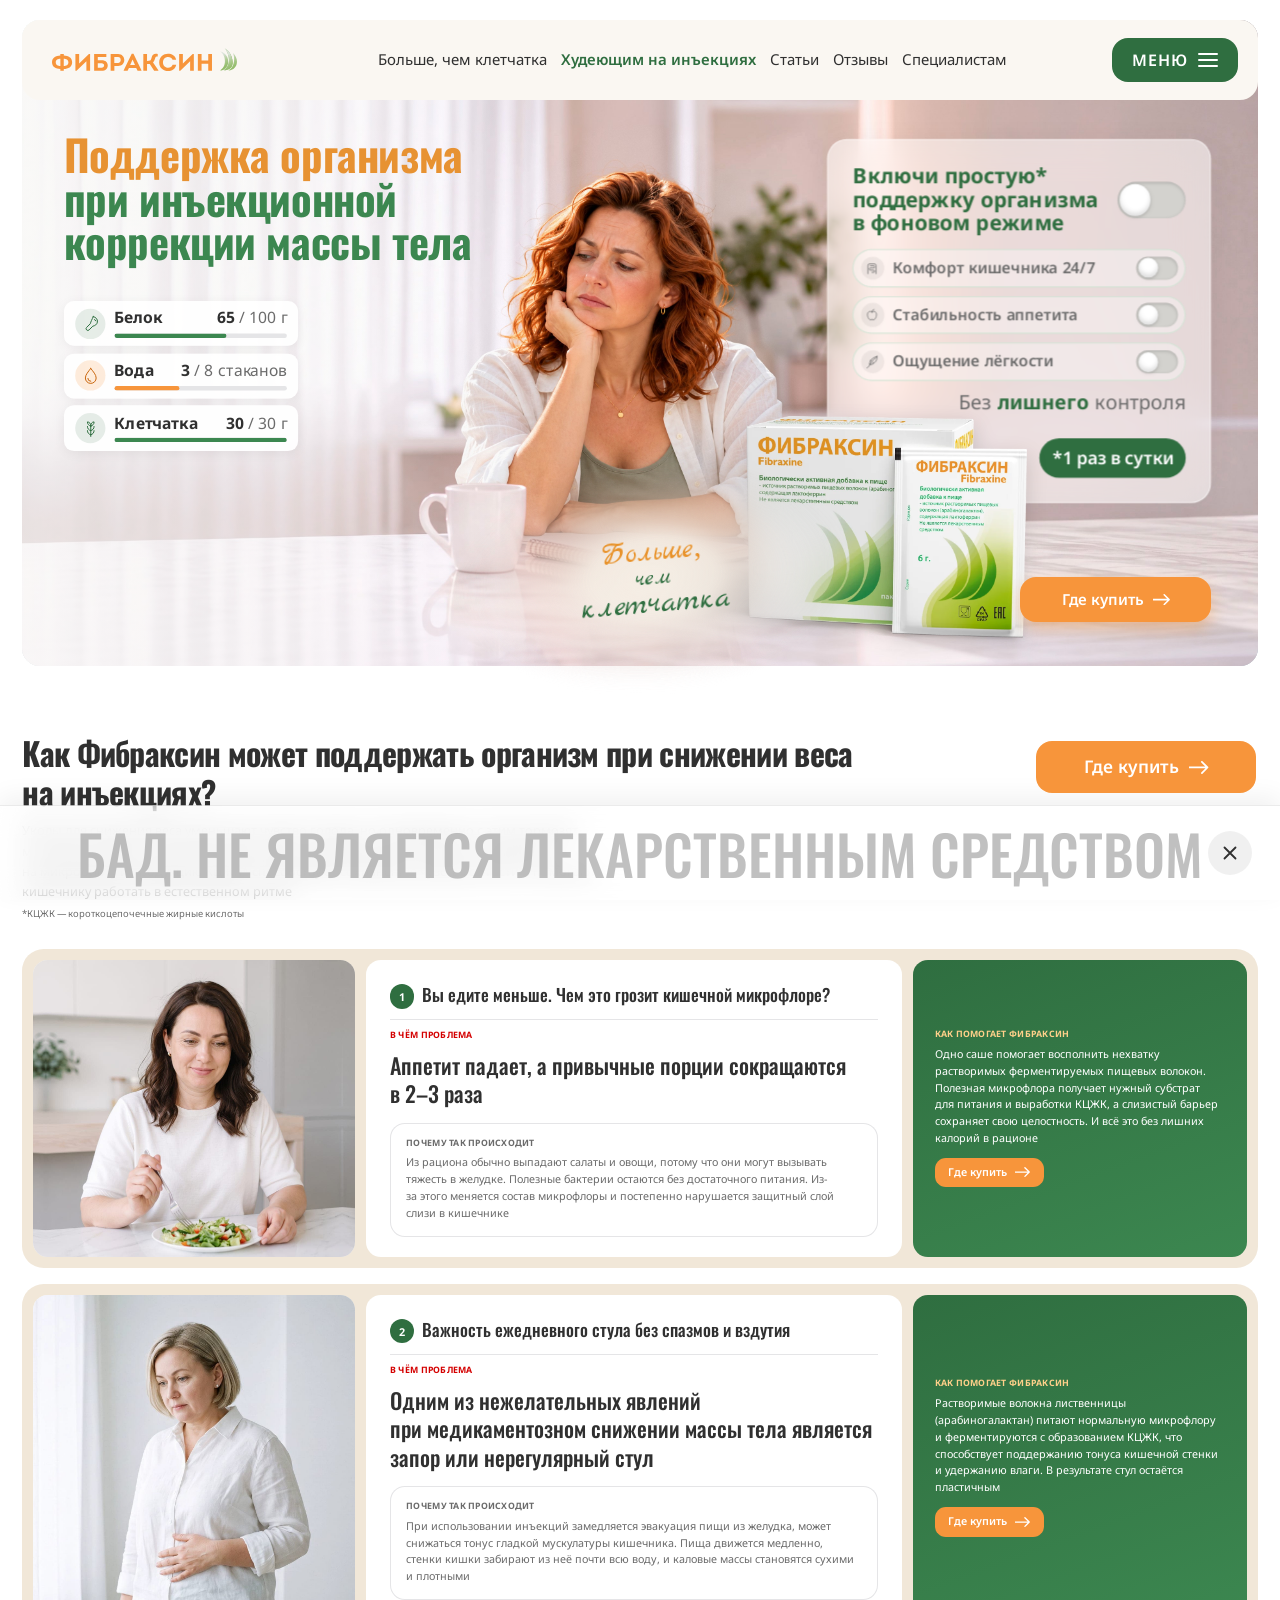
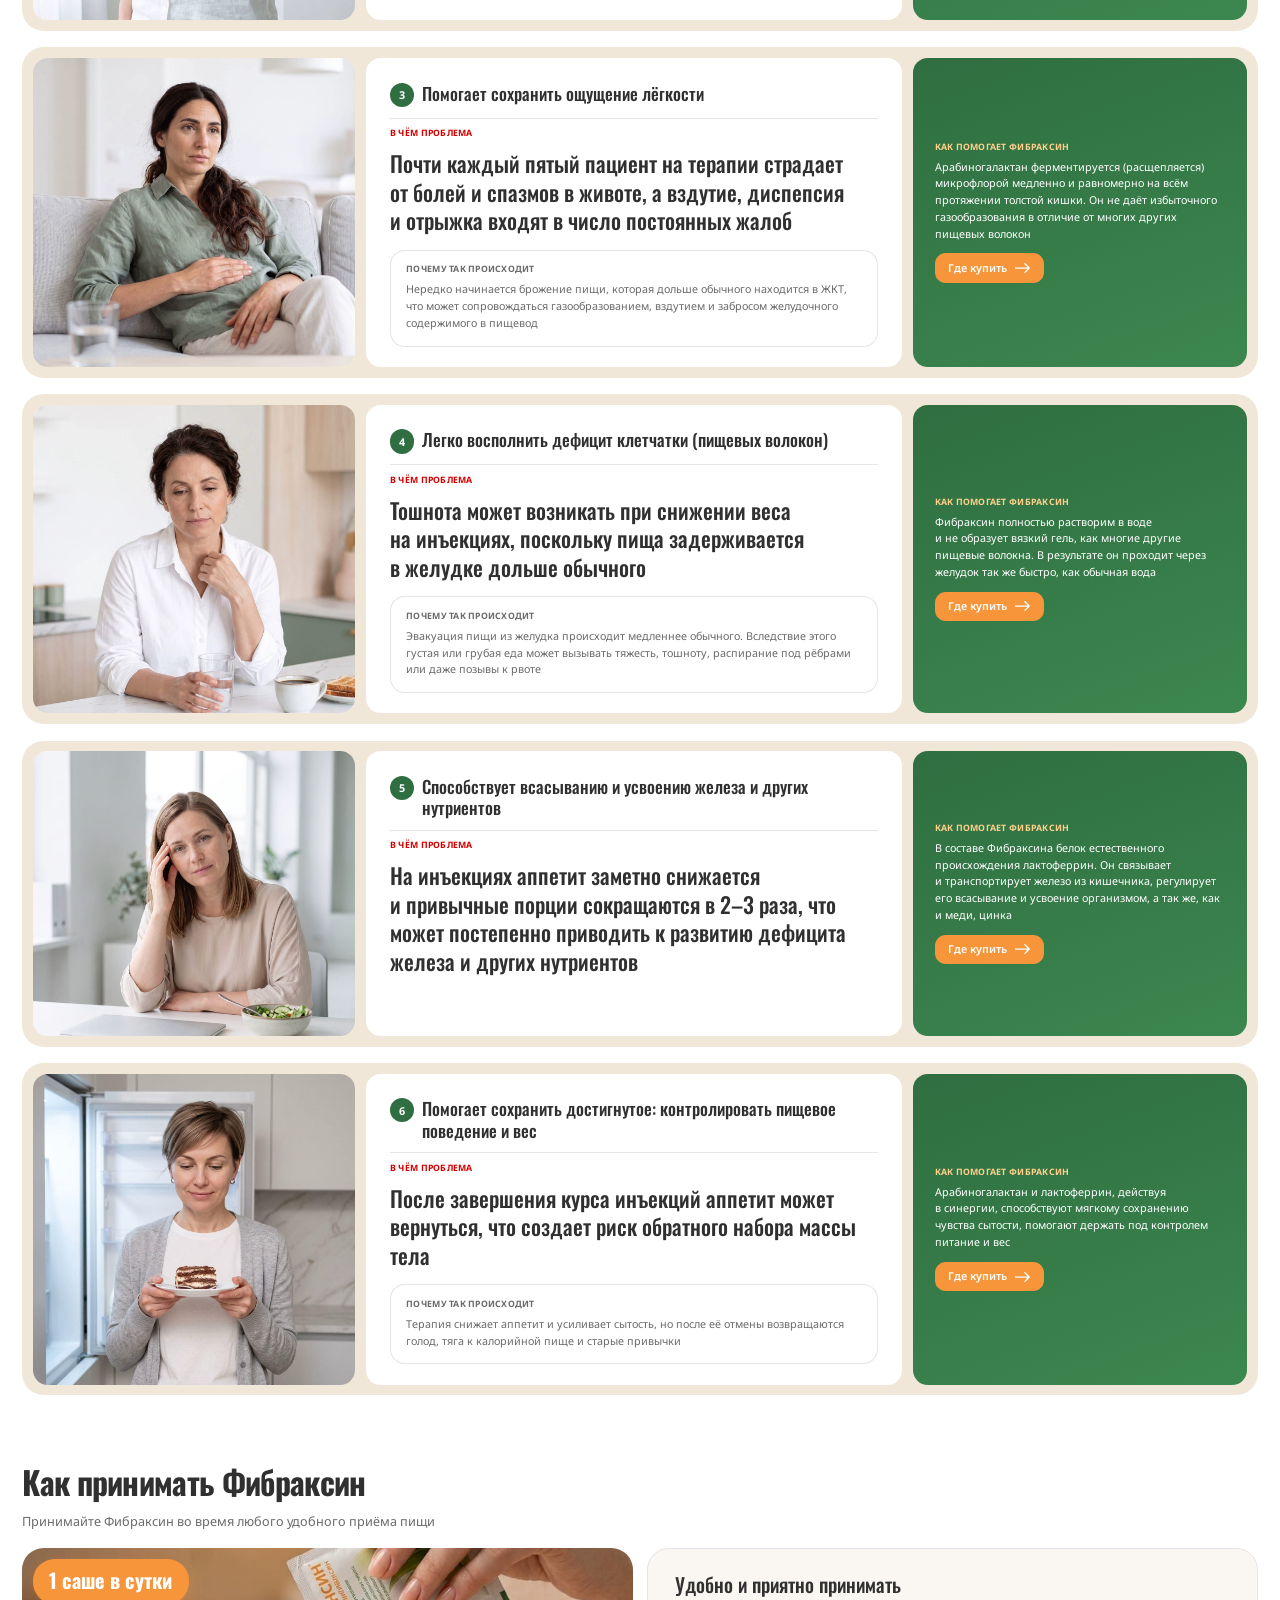
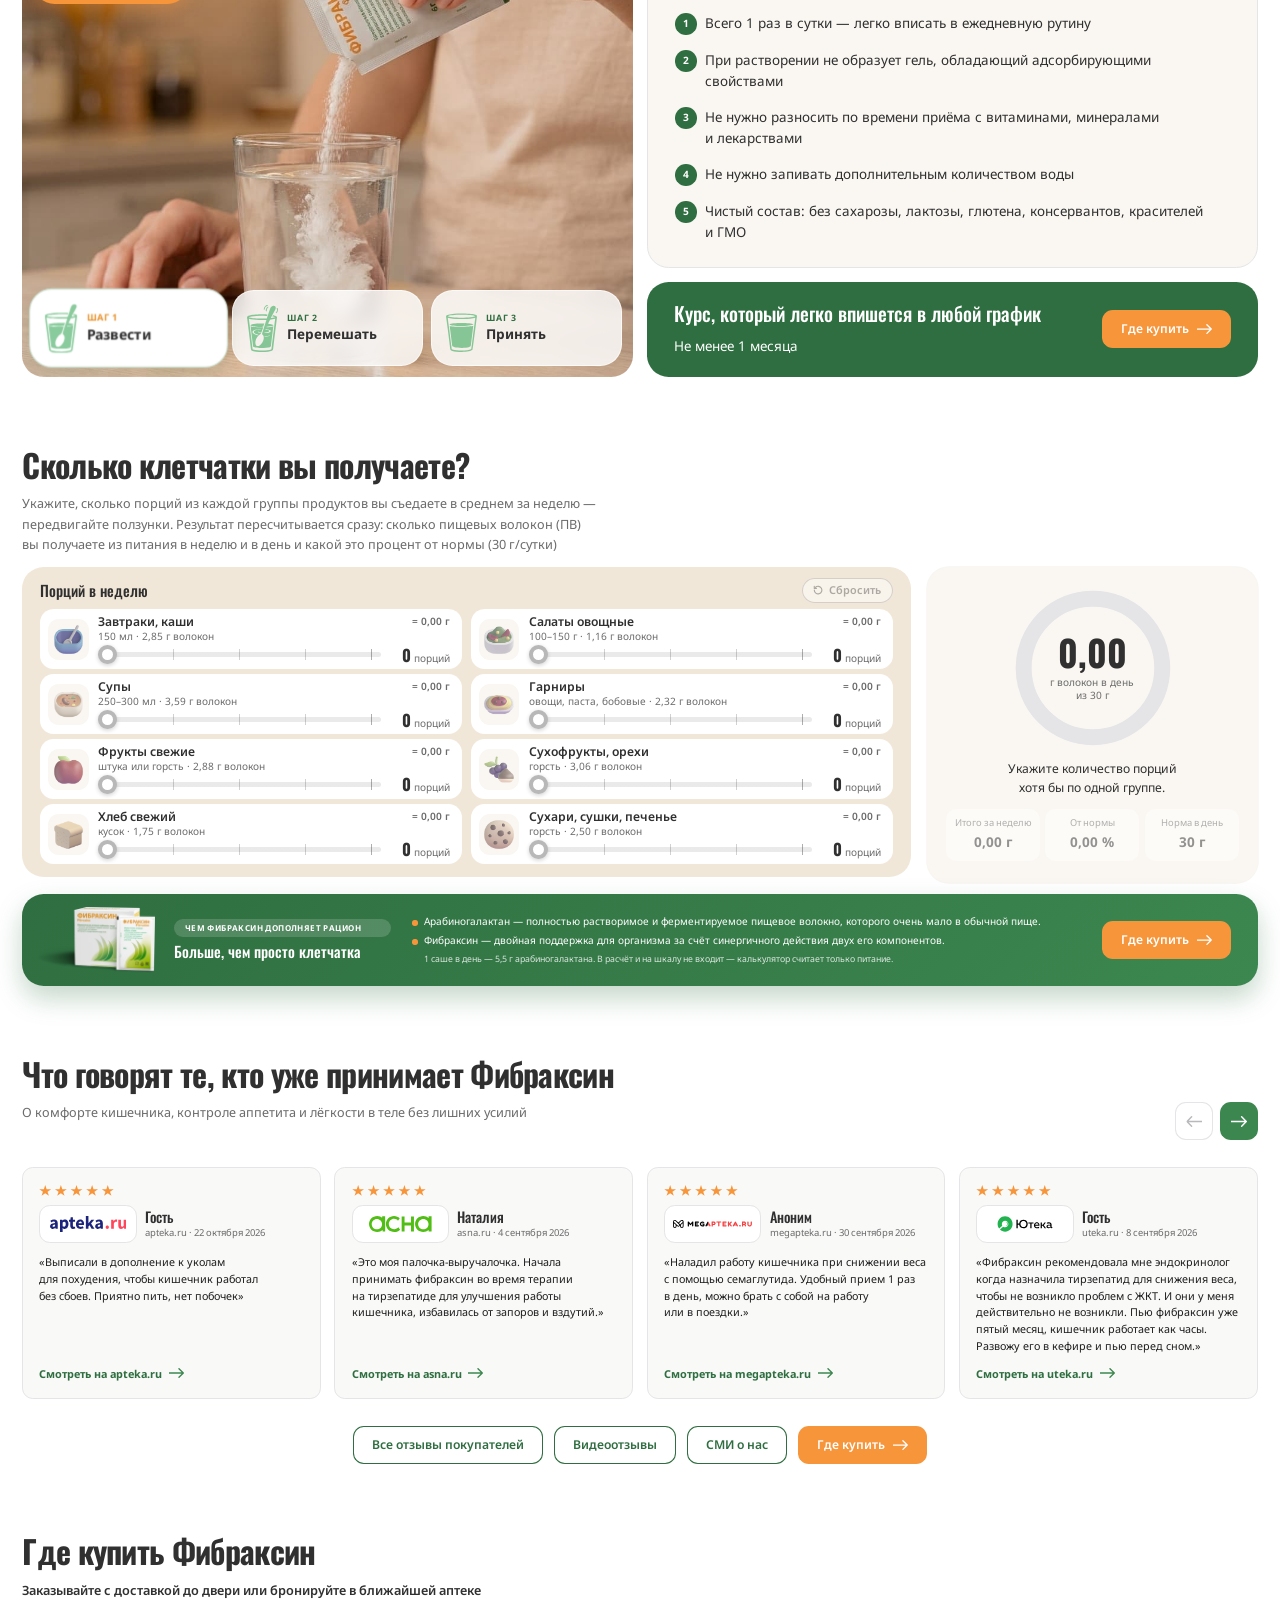
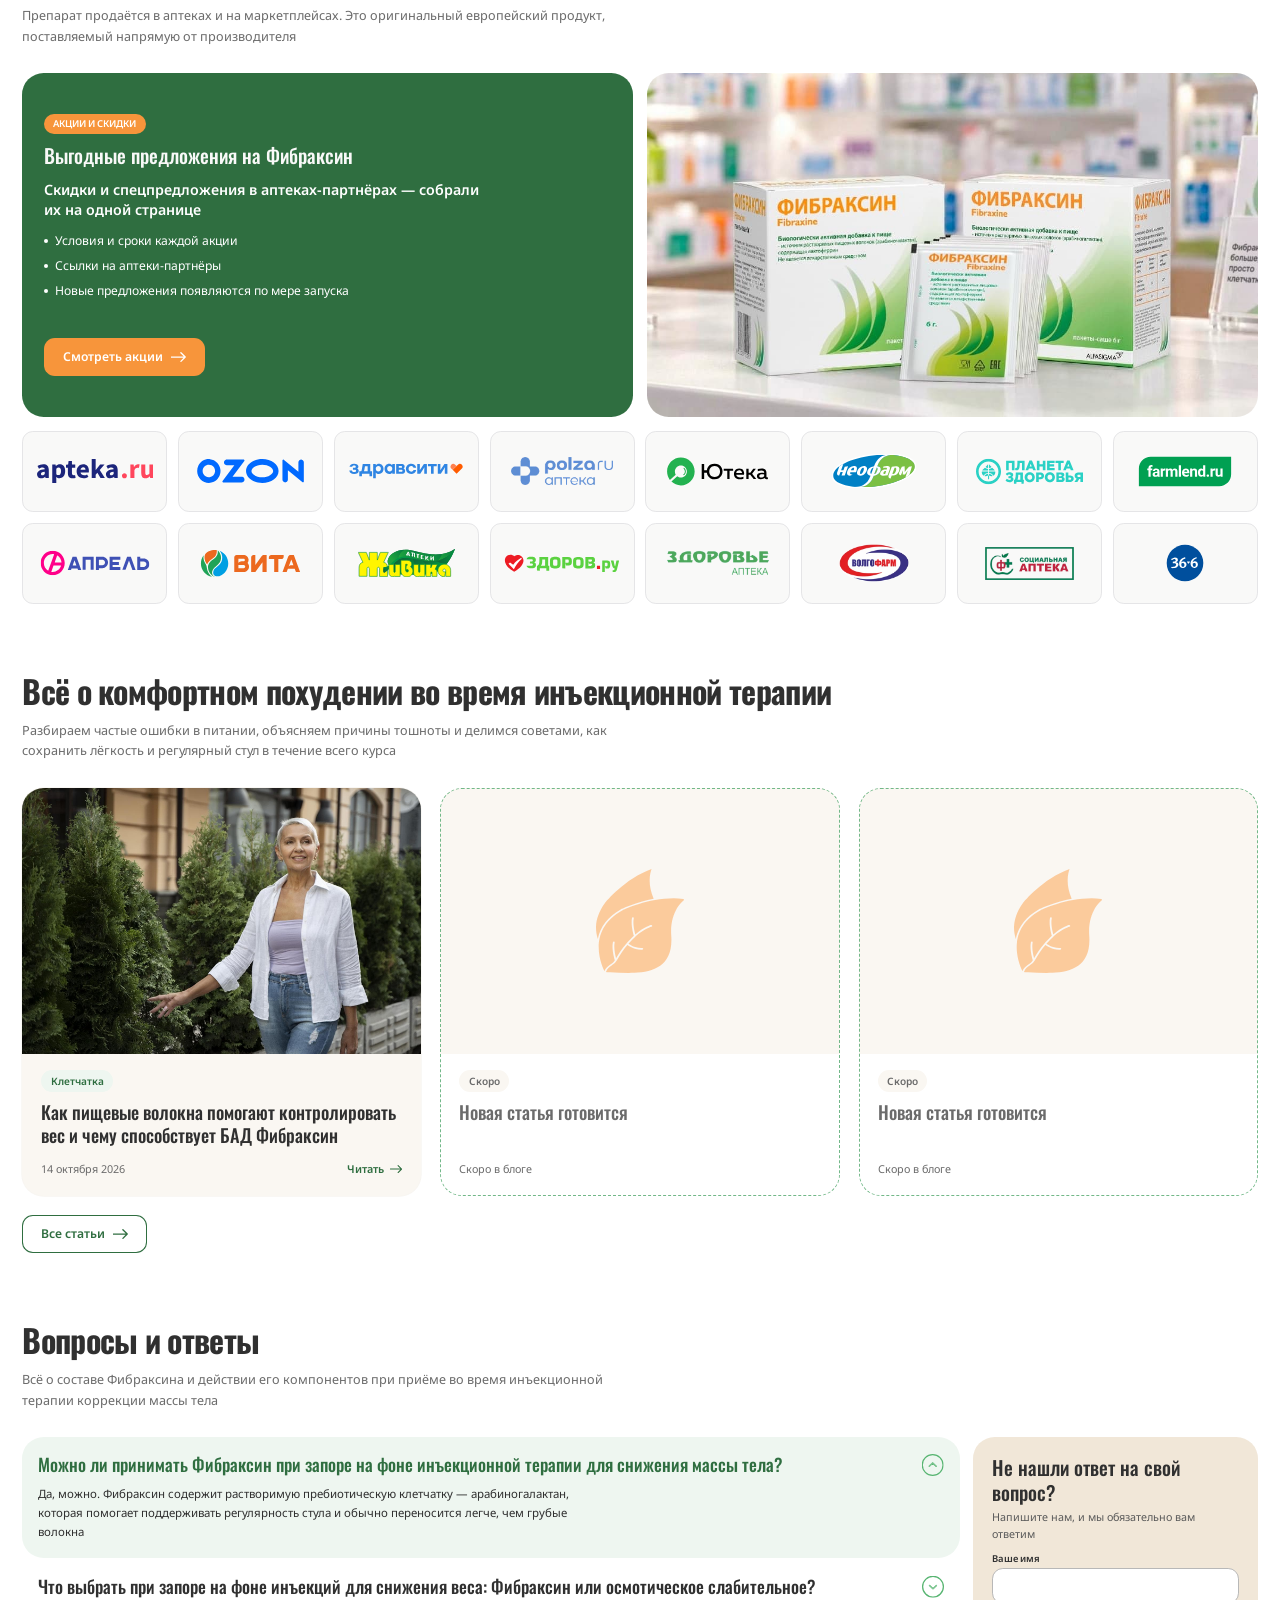
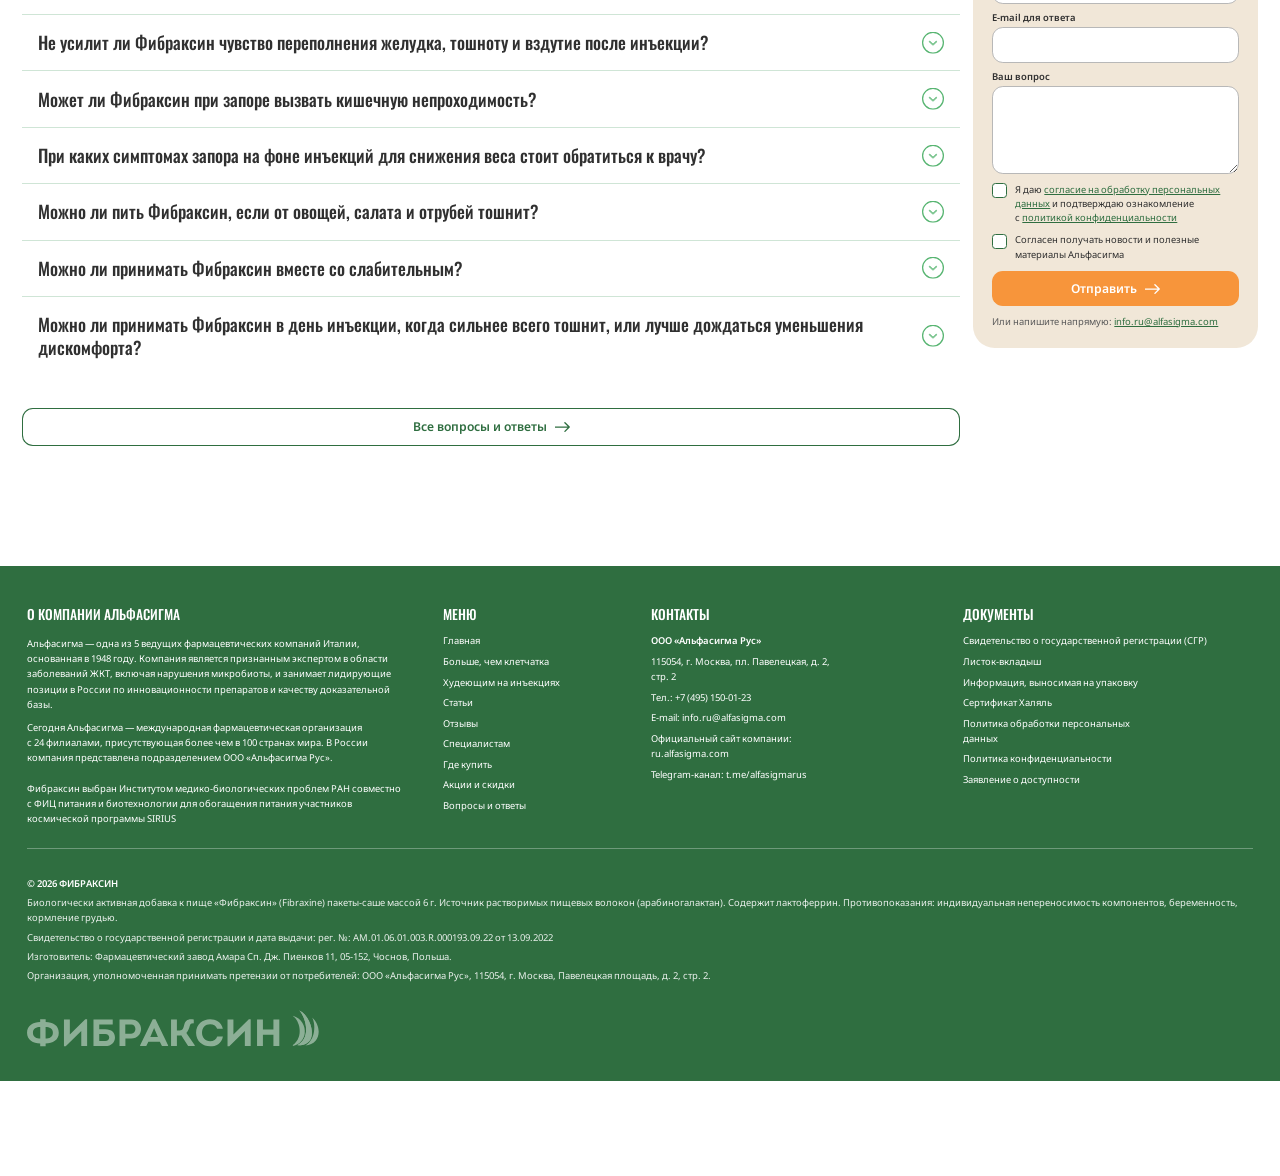
<file: injections.html>
<!DOCTYPE html>
<html lang="ru">
<head>
<meta charset="utf-8">
<meta name="viewport" content="width=device-width, initial-scale=1">
<title>Фибраксин при снижении веса на инъекциях — поддержка кишечника</title>
<meta name="description" content="Как Фибраксин поддерживает кишечник при снижении массы тела на инъекциях: микрофлора, регулярный стул, без брожения и тяжести, легко пить при тошноте.">
<link rel="canonical" href="https://fibraxine.ru/injections.html">
<meta name="robots" content="index, follow, max-image-preview:large">
<meta property="og:type" content="website">
<meta property="og:site_name" content="Фибраксин">
<meta property="og:locale" content="ru_RU">
<meta property="og:url" content="https://fibraxine.ru/injections.html">
<meta property="og:title" content="Фибраксин при снижении веса на инъекциях — поддержка кишечника">
<meta property="og:description" content="Как Фибраксин поддерживает кишечник при снижении массы тела на инъекциях: микрофлора, регулярный стул, без брожения и тяжести, легко пить при тошноте.">
<meta property="og:image" content="https://fibraxine.ru/images/og/og-injections.jpg">
<meta property="og:image:width" content="1200">
<meta property="og:image:height" content="630">
<meta property="og:image:alt" content="Фибраксин при снижении веса на инъекциях — поддержка кишечника">
<meta name="twitter:card" content="summary_large_image">
<meta name="twitter:title" content="Фибраксин при снижении веса на инъекциях — поддержка кишечника">
<meta name="twitter:description" content="Как Фибраксин поддерживает кишечник при снижении массы тела на инъекциях: микрофлора, регулярный стул, без брожения и тяжести, легко пить при тошноте.">
<meta name="twitter:image" content="https://fibraxine.ru/images/og/og-injections.jpg">
<script type="application/ld+json">{"@context":"https://schema.org","@graph":[{"@type":"BreadcrumbList","itemListElement":[{"@type":"ListItem","position":1,"name":"Главная","item":"https://fibraxine.ru/"},{"@type":"ListItem","position":2,"name":"Худеющим на инъекциях","item":"https://fibraxine.ru/injections.html"}]},{"@type":"FAQPage","mainEntity":[{"@type":"Question","name":"Можно ли принимать Фибраксин при запоре на фоне инъекционной терапии для снижения массы тела?","acceptedAnswer":{"@type":"Answer","text":"Да, можно. Фибраксин содержит растворимую пребиотическую клетчатку — арабиногалактан, которая помогает поддерживать регулярность стула и обычно переносится легче, чем грубые волокна"}},{"@type":"Question","name":"Что выбрать при запоре на фоне инъекций для снижения веса: Фибраксин или осмотическое слабительное?","acceptedAnswer":{"@type":"Answer","text":"Фибраксин не является осмотическим слабительным. Назначение слабительного должно осуществляться врачом. Фибраксин содержит водорастворимую клетчатку арабиногалактан — мягкий источник растворимых пищевых волокон для регуляции стула"}},{"@type":"Question","name":"Не усилит ли Фибраксин чувство переполнения желудка, тошноту и вздутие после инъекции?","acceptedAnswer":{"@type":"Answer","text":"Фибраксин не образует геля, как оболочка семян подорожника и отруби, поэтому обычно не усиливает дискомфорт от инъекций. Если возникают сильные побочные эффекты от инъекций, рекомендуется начинать приём Фибраксина в дни с меньшим дискомфортом"}},{"@type":"Question","name":"Может ли Фибраксин при запоре вызвать кишечную непроходимость?","acceptedAnswer":{"@type":"Answer","text":"Компоненты Фибраксина не являются установленными причинами непроходимости. Важно соблюдать инструкцию по приготовлению и приёму саше, указанную в листке-вкладыше, и разводить Фибраксин в достаточном количестве жидкости или йогурта. При наличии нарушений моторики кишечника или существующем сужении необходимо обратиться к врачу"}},{"@type":"Question","name":"При каких симптомах запора на фоне инъекций для снижения веса стоит обратиться к врачу?","acceptedAnswer":{"@type":"Answer","text":"Необходимо обратиться к врачу при сильной или нарастающей боли, заметном вздутии, многократной рвоте, твёрдом болезненном животе, невозможности опорожнения кишечника и газов, появлении крови в стуле, обезвоживании или стойком запоре. Эти симптомы требуют незамедлительного медицинского вмешательства"}},{"@type":"Question","name":"Можно ли пить Фибраксин, если от овощей, салата и отрубей тошнит?","acceptedAnswer":{"@type":"Answer","text":"Растворимое пищевое волокно переносится легче, чем грубая клетчатка. Порошок Фибраксина растворяется в стакане напитка или йогурте, не загустевая и проходя через желудок без задержки и тяжести. При активной тошноте или рвоте следует обсудить симптомы с врачом"}},{"@type":"Question","name":"Можно ли принимать Фибраксин вместе со слабительным?","acceptedAnswer":{"@type":"Answer","text":"Да, такая комбинация возможна. Однако рекомендуется согласовать её с врачом. Мы советуем делать интервал в 1 час между приёмами Фибраксина и слабительного. При многодневном запоре предпочтительнее сначала разобраться в первопричине"}},{"@type":"Question","name":"Можно ли принимать Фибраксин в день инъекции, когда сильнее всего тошнит, или лучше дождаться уменьшения дискомфорта?","acceptedAnswer":{"@type":"Answer","text":"Обязательный интервал времени между инъекцией и приёмом Фибраксина не установлен. Рекомендуется дождаться уменьшения тошноты и начинать принимать Фибраксин в дни с более комфортным самочувствием, чтобы точнее отслеживать своё состояние. Не рекомендуется принимать Фибраксин при рвоте в результате инъекции"}}]}]}</script>
<link rel="icon" href="favicon.ico" sizes="any">
<link rel="icon" href="favicon.svg" type="image/svg+xml">
<link rel="apple-touch-icon" href="images/apple-touch-icon.png">
<link rel="manifest" href="site.webmanifest">
<meta name="theme-color" content="#2F6E40">
<link rel="stylesheet" href="style.css?v=20261127193822">
<style>
@media (min-width:1280px){.page-inj .hero.hero--inj-table .hero__bg-stage img{inset:auto!important;top:0!important;bottom:0!important;left:-6.0547%!important;width:106.0547%!important;height:100%!important;object-fit:cover!important;object-position:center center!important;transform:none!important;-webkit-mask-image:none!important;mask-image:none!important}}
@media (max-width:1279px){.page-inj .hero.hero--inj-table .hero__bg img{object-position:center 42%!important}}
</style>
<script>(function(){var r=document.documentElement;var s=function(){var w=r.clientWidth||window.innerWidth;r.style.setProperty("--pz",w>=1280?Math.min(w,2560)/1890:1);};s();window.addEventListener("resize",s);})();</script>
</head>
<body class="page-inj">
<div class="page-top">
  <div class="wrap hero-wrap">
    <section class="hero hero--inj-table" id="top">
      <header class="topbar">
        <a class="logo" href="index.html"><img src="images/logo.svg?v=2" alt="Фибраксин" width="320" height="35"></a>
        <nav class="topbar__nav" aria-label="Разделы">
          <a href="index.html#more">Больше, чем&nbsp;клетчатка</a>
          <a href="injections.html" aria-current="page">Худеющим на&nbsp;инъекциях</a>
          <a href="blog.html" target="_blank" rel="noopener">Статьи</a>
          <a href="reviews.html">Отзывы</a>
          <a href="specialists.html" target="_blank" rel="noopener">Специалистам</a>
        </nav>
        <div class="topbar__actions">
          <button class="btn btn--sm btn--menu" type="button" aria-expanded="false" aria-controls="menu"><span>МЕНЮ</span><i class="btn__burger" aria-hidden="true"><b></b><b></b><b></b></i></button>
        </div>
      </header>
      <div class="menu" id="menu" hidden>
        <a href="index.html#more">Больше, чем&nbsp;клетчатка</a>
        <a href="injections.html" aria-current="page">Худеющим на&nbsp;инъекциях</a>
        <a href="blog.html" target="_blank" rel="noopener">Статьи</a>
        <a href="reviews.html">Отзывы</a>
        <a href="specialists.html" target="_blank" rel="noopener">Специалистам</a>
        <a href="#buy">Где купить</a>
        <a href="promo.html">Акции и&nbsp;скидки</a>
        <a href="faq.html" target="_blank" rel="noopener">Вопросы и&nbsp;ответы</a>
      </div>
      <div class="hero__bg"><div class="hero__bg-stage"><img src="images/hero-inj-photo-4k-v2.jpg" alt="Задумчивая женщина сидит за светлым столом у окна" width="4096" height="2390" fetchpriority="high"></div><img class="hero__pack-shadow" src="images/pack-shadow.webp" alt="" aria-hidden="true"></div>
      <div class="hero__stage">
      <h1 class="hero__title"><span><em>Поддержка организма</em> при&nbsp;инъекционной коррекции массы&nbsp;тела</span></h1>
      <div class="bgmode">
        <div class="bgmode__head">
          <p class="bgmode__title">Включи простую* поддержку организма в&nbsp;фоновом режиме</p>
          <button class="switch switch--lg" type="button" aria-pressed="false" aria-label="Включить поддержку в фоновом режиме: все три пункта"><i></i></button>
        </div>
        <ul class="bgmode__list">
          <li class="bgmode__item"><span class="bgmode__ico" aria-hidden="true"><svg viewBox="0 0 48 48" fill="none" stroke="currentColor" stroke-width="2.4" stroke-linecap="round" stroke-linejoin="round"><path d="M11 40V14a5 5 0 0 1 5-5h16a5 5 0 0 1 5 5v26"/><path d="M19 15h10a3.5 3.5 0 0 1 0 7H19a3.5 3.5 0 0 0 0 7h10a3.5 3.5 0 0 1 0 7h-5"/></svg></span><span>Комфорт кишечника 24/7</span><button class="switch" type="button" aria-pressed="false" aria-label="Комфорт кишечника"><i></i></button></li>
          <li class="bgmode__item"><span class="bgmode__ico" aria-hidden="true"><svg viewBox="0 0 48 48" fill="none" stroke="currentColor" stroke-width="2.4" stroke-linecap="round" stroke-linejoin="round"><path d="M24 15c-3-3-12-3-14 5-2 9 4 20 9 20 2 0 3-1 5-1s3 1 5 1c5 0 11-11 9-20-2-8-11-8-14-5z"/><path d="M24 15c0-4 2-7 6-8"/></svg></span><span>Стабильность аппетита</span><button class="switch" type="button" aria-pressed="false" aria-label="Стабильность аппетита"><i></i></button></li>
          <li class="bgmode__item"><span class="bgmode__ico" aria-hidden="true"><svg viewBox="0 0 48 48" fill="none" stroke="currentColor" stroke-width="2.4" stroke-linecap="round" stroke-linejoin="round"><path d="M8 43c5-3 8-8 11-13 5-8 11-16 21-24"/><path d="M40 6c-9 2-17 7-21 14-2 4-3 8-3 12l3-2"/><path d="M40 6c1 8-2 15-8 20l-4-1 1 4c-3 2-7 3-11 3"/><path d="M22 21l-3-2"/></svg></span><span>Ощущение лёгкости</span><button class="switch" type="button" aria-pressed="false" aria-label="Ощущение лёгкости"><i></i></button></li>
        </ul>
        <div class="bgmode__foot">
          <p class="bgmode__note"><span>Без <b>лишнего</b> контроля</span><img class="bgmode__underline" src="images/underline.svg" alt="" width="198" height="12"></p>
          <p class="hero__pill">*1&nbsp;раз в&nbsp;сутки</p>
        </div>
      </div>
      <span class="stk5-spot" aria-hidden="true"></span>
      <img class="hero__pack" src="images/pack-product.webp" alt="Упаковка и саше Фибраксина, стакан воды">
      <div class="stk5 stk5--note" aria-hidden="true"><span class="stk5__s">Больше,</span><span class="stk5__m">чем</span><span class="stk5__l">клетчатка</span><svg class="stk5__arrow" viewBox="0 0 120 60" fill="none" stroke="currentColor" stroke-width="2.2" stroke-linecap="round" stroke-linejoin="round"><path class="more__arrow-line" pathLength="1" d="M4 44c26 12 60 10 86-10 8-6 14-13 18-20"/><path class="more__arrow-head" pathLength="1" d="M96 14l12 0 1 12"/></svg></div>
      <ul class="stats" aria-hidden="true">
            <li class="stat" data-value="68" data-max="100" data-min-free="30" data-max-free="100" data-min-calm="70" data-max-calm="100"><span class="stat__ico" aria-hidden="true"><svg viewBox="0 0 48 48" fill="none" stroke="currentColor" stroke-width="2.4" stroke-linecap="round" stroke-linejoin="round"><path d="M30 8c6 1 11 6 10 13-1 6-6 9-11 10l-9 9a4 4 0 0 1-6-6l9-9c1-5 4-10 7-17z"/><path d="M33 15a4 4 0 0 1 3 3"/></svg></span><span class="stat__label">Белок</span><span class="stat__val"><b>68</b> / 100&nbsp;г</span><i class="stat__bar"><b></b></i></li>
            <li class="stat" data-value="5" data-max="8" data-min-free="2" data-max-free="8" data-min-calm="6" data-max-calm="8"><span class="stat__ico" aria-hidden="true"><svg viewBox="0 0 48 48" fill="none" stroke="currentColor" stroke-width="2.4" stroke-linecap="round" stroke-linejoin="round"><path d="M24 6c6 8 13 15 13 23a13 13 0 0 1-26 0c0-8 7-15 13-23z"/><path d="M17 30a7 7 0 0 0 7 7"/></svg></span><span class="stat__label">Вода</span><span class="stat__val"><b>5</b> / 8&nbsp;стаканов</span><i class="stat__bar"><b></b></i></li>
            <li class="stat" data-low="25" data-value="18" data-max="30" data-min-free="5" data-max-free="30" data-min-calm="25" data-max-calm="30"><span class="stat__ico" aria-hidden="true"><svg viewBox="0 0 48 48" fill="none" stroke="currentColor" stroke-width="2.4" stroke-linecap="round" stroke-linejoin="round"><path d="M24 43V18"/><path d="M24 18c-5-1-8-5-8-10 5 0 8 4 8 10z"/><path d="M24 18c5-1 8-5 8-10-5 0-8 4-8 10z"/><path d="M24 29c-5-1-8-5-8-10M24 29c5-1 8-5 8-10"/><path d="M24 39c-5-1-8-5-8-10M24 39c5-1 8-5 8-10"/></svg></span><span class="stat__label">Клетчатка</span><span class="stat__val"><b>18</b> / 30&nbsp;г</span><i class="stat__bar"><b></b></i></li>
          </ul>
      <a class="btn hero__cta" href="#buy">Где купить<svg class="btn__arrow" viewBox="0 0 22 14.73" aria-hidden="true"><path d="M21.7 8.07a1 1 0 0 0 0-1.41L15.34.29a1 1 0 1 0-1.41 1.42l5.66 5.65-5.66 5.66a1 1 0 0 0 1.41 1.41zM0 8.36h21v-2H0z" fill="currentColor"/></svg></a>
      </div>
    </section>
  </div>
</div>
<main>
<section class="wrap section" id="support-v2">
  <div class="sec-head">
    <h2 class="h2">Как Фибраксин может поддержать организм при&nbsp;снижении веса на&nbsp;инъекциях?</h2>
    <div class="sec-head__side"><p class="lead">Уколы для&nbsp;снижения веса уменьшают чувство голода, но&nbsp;одновременно с&nbsp;этим тормозят моторику желудка и&nbsp;кишечника. Компоненты Фибраксина за&nbsp;счет мягкого действия на&nbsp;микробиоту и&nbsp;продукцию КЦЖК* способствуют сохранению чувства сытости и&nbsp;помогают кишечнику работать в&nbsp;естественном ритме</p>
    <p class="sec-fn">*КЦЖК — короткоцепочечные жирные кислоты</p></div>
  </div>
  <div class="ts ts--list">
    <div class="ts-pane" id="ts-0">
      <div class="ts-main">
        <div class="ts-photo"><img src="images/inj-ts-1.jpg?v=2" alt="Женщина за обедом с тарелкой салата" loading="lazy"></div>
        <div class="ts-quote">
          <h3 class="ts-quote__h ts-quote__h--top"><b>1</b>Вы&nbsp;едите меньше. Чем это грозит кишечной микрофлоре?</h3>
          <p class="ts-card__l ts-card__l--bad">В&nbsp;чём проблема</p>
          <p class="ts-quote__t">Аппетит падает, а&nbsp;привычные порции сокращаются в&nbsp;2–3 раза</p>
          <div class="ts-card ts-card--why"><p class="ts-card__l">Почему так происходит</p><p>Из&nbsp;рациона обычно выпадают салаты и&nbsp;овощи, потому что они могут вызывать тяжесть в&nbsp;желудке. Полезные бактерии остаются без&nbsp;достаточного питания. Из-за&nbsp;этого меняется состав микрофлоры и&nbsp;постепенно нарушается защитный слой слизи в&nbsp;кишечнике</p></div>
        </div>
      </div>
      <div class="ts-side">
          <div class="ts-card ts-card--accent ts-card--tall"><p class="ts-card__l">Как помогает Фибраксин</p><p>Одно саше помогает восполнить нехватку растворимых ферментируемых пищевых волокон. Полезная микрофлора получает нужный субстрат для&nbsp;питания и&nbsp;выработки КЦЖК, а&nbsp;слизистый барьер сохраняет свою целостность. И&nbsp;всё это без&nbsp;лишних калорий в&nbsp;рационе</p><a class="btn btn--sm" href="#buy">Где купить<svg class="btn__arrow" viewBox="0 0 22 14.73" aria-hidden="true"><path d="M21.7 8.07a1 1 0 0 0 0-1.41L15.34.29a1 1 0 1 0-1.41 1.42l5.66 5.65-5.66 5.66a1 1 0 0 0 1.41 1.41zM0 8.36h21v-2H0z" fill="currentColor"/></svg></a></div>
      </div>
    </div>
    <div class="ts-pane" id="ts-1">
      <div class="ts-main">
        <div class="ts-photo"><img src="images/inj-ts-2.jpg?v=2" alt="Женщина у окна утром, рука на животе" loading="lazy"></div>
        <div class="ts-quote">
          <h3 class="ts-quote__h ts-quote__h--top"><b>2</b>Важность ежедневного стула без&nbsp;спазмов и&nbsp;вздутия</h3>
          <p class="ts-card__l ts-card__l--bad">В&nbsp;чём проблема</p>
          <p class="ts-quote__t">Одним из&nbsp;нежелательных явлений при&nbsp;медикаментозном снижении массы тела является запор или&nbsp;нерегулярный стул</p>
          <div class="ts-card ts-card--why"><p class="ts-card__l">Почему так происходит</p><p>При&nbsp;использовании инъекций замедляется эвакуация пищи из&nbsp;желудка, может снижаться тонус гладкой мускулатуры кишечника. Пища движется медленно, стенки кишки забирают из&nbsp;неё почти всю воду, и&nbsp;каловые массы становятся сухими и&nbsp;плотными</p></div>
        </div>
      </div>
      <div class="ts-side">
          <div class="ts-card ts-card--accent ts-card--tall"><p class="ts-card__l">Как помогает Фибраксин</p><p>Растворимые волокна лиственницы (арабиногалактан) питают нормальную микрофлору и&nbsp;ферментируются с&nbsp;образованием КЦЖК, что способствует поддержанию тонуса кишечной стенки и&nbsp;удержанию влаги. В&nbsp;результате стул остаётся пластичным</p><a class="btn btn--sm" href="#buy">Где купить<svg class="btn__arrow" viewBox="0 0 22 14.73" aria-hidden="true"><path d="M21.7 8.07a1 1 0 0 0 0-1.41L15.34.29a1 1 0 1 0-1.41 1.42l5.66 5.65-5.66 5.66a1 1 0 0 0 1.41 1.41zM0 8.36h21v-2H0z" fill="currentColor"/></svg></a></div>
      </div>
    </div>
    <div class="ts-pane" id="ts-2">
      <div class="ts-main">
        <div class="ts-photo"><img src="images/inj-ts-3.jpg?v=3" alt="Женщина на диване после еды, рука под рёбрами" loading="lazy"></div>
        <div class="ts-quote">
          <h3 class="ts-quote__h ts-quote__h--top"><b>3</b>Помогает сохранить ощущение лёгкости</h3>
          <p class="ts-card__l ts-card__l--bad">В&nbsp;чём проблема</p>
          <p class="ts-quote__t">Почти каждый пятый пациент на&nbsp;терапии страдает от&nbsp;болей и&nbsp;спазмов в&nbsp;животе, а&nbsp;вздутие, диспепсия и&nbsp;отрыжка входят в&nbsp;число постоянных жалоб</p>
          <div class="ts-card ts-card--why"><p class="ts-card__l">Почему так происходит</p><p>Нередко начинается брожение пищи, которая дольше обычного находится в&nbsp;ЖКТ, что может сопровождаться газообразованием, вздутием и&nbsp;забросом желудочного содержимого в&nbsp;пищевод</p></div>
        </div>
      </div>
      <div class="ts-side">
          <div class="ts-card ts-card--accent ts-card--tall"><p class="ts-card__l">Как помогает Фибраксин</p><p>Арабиногалактан ферментируется (расщепляется) микрофлорой медленно и&nbsp;равномерно на&nbsp;всём протяжении толстой кишки. Он&nbsp;не&nbsp;даёт избыточного газообразования в&nbsp;отличие от&nbsp;многих других пищевых волокон</p><a class="btn btn--sm" href="#buy">Где купить<svg class="btn__arrow" viewBox="0 0 22 14.73" aria-hidden="true"><path d="M21.7 8.07a1 1 0 0 0 0-1.41L15.34.29a1 1 0 1 0-1.41 1.42l5.66 5.65-5.66 5.66a1 1 0 0 0 1.41 1.41zM0 8.36h21v-2H0z" fill="currentColor"/></svg></a></div>
      </div>
    </div>
    <div class="ts-pane" id="ts-3">
      <div class="ts-main">
        <div class="ts-photo"><img src="images/inj-ts-4.jpg" alt="Женщина у кухонной стойки со стаканом воды" loading="lazy"></div>
        <div class="ts-quote">
          <h3 class="ts-quote__h ts-quote__h--top"><b>4</b>Легко восполнить дефицит клетчатки (пищевых волокон)</h3>
          <p class="ts-card__l ts-card__l--bad">В&nbsp;чём проблема</p>
          <p class="ts-quote__t">Тошнота может возникать при&nbsp;снижении веса на&nbsp;инъекциях, поскольку пища задерживается в&nbsp;желудке дольше обычного</p>
          <div class="ts-card ts-card--why"><p class="ts-card__l">Почему так происходит</p><p>Эвакуация пищи из&nbsp;желудка происходит медленнее обычного. Вследствие этого густая или&nbsp;грубая еда может вызывать тяжесть, тошноту, распирание под&nbsp;рёбрами или&nbsp;даже позывы к&nbsp;рвоте</p></div>
        </div>
      </div>
      <div class="ts-side">
          <div class="ts-card ts-card--accent ts-card--tall"><p class="ts-card__l">Как помогает Фибраксин</p><p>Фибраксин полностью растворим в&nbsp;воде и&nbsp;не&nbsp;образует вязкий гель, как многие другие пищевые волокна. В&nbsp;результате он&nbsp;проходит через желудок так&nbsp;же быстро, как обычная вода</p><a class="btn btn--sm" href="#buy">Где купить<svg class="btn__arrow" viewBox="0 0 22 14.73" aria-hidden="true"><path d="M21.7 8.07a1 1 0 0 0 0-1.41L15.34.29a1 1 0 1 0-1.41 1.42l5.66 5.65-5.66 5.66a1 1 0 0 0 1.41 1.41zM0 8.36h21v-2H0z" fill="currentColor"/></svg></a></div>
      </div>
    </div>
    <div class="ts-pane" id="ts-4">
      <div class="ts-main">
        <div class="ts-photo"><img src="images/inj-ts-5.jpg?v=2" alt="Уставшая женщина за рабочим столом трёт висок" loading="lazy"></div>
        <div class="ts-quote">
          <h3 class="ts-quote__h ts-quote__h--top"><b>5</b>Способствует всасыванию и&nbsp;усвоению железа и&nbsp;других нутриентов</h3>
          <p class="ts-card__l ts-card__l--bad">В&nbsp;чём проблема</p>
          <p class="ts-quote__t">На&nbsp;инъекциях аппетит заметно снижается и&nbsp;привычные порции сокращаются в&nbsp;2–3 раза, что может постепенно приводить к&nbsp;развитию дефицита железа и&nbsp;других нутриентов</p>
        </div>
      </div>
      <div class="ts-side">
          <div class="ts-card ts-card--accent ts-card--tall"><p class="ts-card__l">Как помогает Фибраксин</p><p>В&nbsp;составе Фибраксина белок естественного происхождения лактоферрин. Он&nbsp;связывает и&nbsp;транспортирует железо из&nbsp;кишечника, регулирует его всасывание и&nbsp;усвоение организмом, а&nbsp;так&nbsp;же, как и&nbsp;меди, цинка</p><a class="btn btn--sm" href="#buy">Где купить<svg class="btn__arrow" viewBox="0 0 22 14.73" aria-hidden="true"><path d="M21.7 8.07a1 1 0 0 0 0-1.41L15.34.29a1 1 0 1 0-1.41 1.42l5.66 5.65-5.66 5.66a1 1 0 0 0 1.41 1.41zM0 8.36h21v-2H0z" fill="currentColor"/></svg></a></div>
      </div>
    </div>
    <div class="ts-pane" id="ts-5">
      <div class="ts-main">
        <div class="ts-photo"><img src="images/inj-ts-6.jpg?v=4" alt="Женщина на кухне у холодильника с куском торта на тарелке" loading="lazy"></div>
        <div class="ts-quote">
          <h3 class="ts-quote__h ts-quote__h--top"><b>6</b>Помогает сохранить достигнутое: контролировать пищевое поведение и&nbsp;вес</h3>
          <p class="ts-card__l ts-card__l--bad">В&nbsp;чём проблема</p>
          <p class="ts-quote__t">После завершения курса инъекций аппетит может вернуться, что создает риск обратного набора массы тела</p>
          <div class="ts-card ts-card--why"><p class="ts-card__l">Почему так происходит</p><p>Терапия снижает аппетит и&nbsp;усиливает сытость, но&nbsp;после её&nbsp;отмены возвращаются голод, тяга к&nbsp;калорийной пище и&nbsp;старые привычки</p></div>
        </div>
      </div>
      <div class="ts-side">
          <div class="ts-card ts-card--accent ts-card--tall"><p class="ts-card__l">Как помогает Фибраксин</p><p>Арабиногалактан и&nbsp;лактоферрин, действуя в&nbsp;синергии, способствуют мягкому сохранению чувства сытости, помогают держать под&nbsp;контролем питание и&nbsp;вес</p><a class="btn btn--sm" href="#buy">Где купить<svg class="btn__arrow" viewBox="0 0 22 14.73" aria-hidden="true"><path d="M21.7 8.07a1 1 0 0 0 0-1.41L15.34.29a1 1 0 1 0-1.41 1.42l5.66 5.65-5.66 5.66a1 1 0 0 0 1.41 1.41zM0 8.36h21v-2H0z" fill="currentColor"/></svg></a></div>
      </div>
    </div>
  </div>
</section>
<section class="wrap section section--howto" id="howto-v3">
  <div class="sec-head">
    <h2 class="h2">Как&nbsp;принимать Фибраксин</h2>
    <div class="sec-head__side">
      <p class="lead">Принимайте Фибраксин во&nbsp;время любого удобного приёма пищи</p>
    </div>
  </div>
  <div class="steps steps--v2 steps--fill">
    <div class="steps__left">
      <div class="steps__media">
        <div class="dose-badge"><b>1&nbsp;саше в&nbsp;сутки</b></div>
        <img class="steps__pic is-active" src="images/howto-1.jpg" alt="Саше Фибраксина высыпают в стакан воды">
        <img class="steps__pic" src="images/howto-2.jpg" alt="Напиток размешивают ложкой до полного растворения" loading="lazy">
        <img class="steps__pic" src="images/howto-3.jpg" alt="Готовый напиток в стакане" loading="lazy">
        <ol class="steps__list">
          <li class="step"><img class="step__ico" src="images/step-glass1.svg" alt=""><span class="step__txt"><b class="step__num">Шаг&nbsp;1</b><b class="step__title">Развести</b></span></li>
          <li class="step"><img class="step__ico" src="images/step-glass2.svg" alt=""><span class="step__txt"><b class="step__num">Шаг&nbsp;2</b><b class="step__title">Перемешать</b></span></li>
          <li class="step"><img class="step__ico" src="images/step-glass3.svg" alt=""><span class="step__txt"><b class="step__num">Шаг&nbsp;3</b><b class="step__title">Принять</b></span></li>
        </ol>
      </div>
    </div>
    <div class="steps__side">
      <div class="howto-list">
        <h3 class="h3 h3--dark">Удобно и&nbsp;приятно принимать</h3>
        <ol>
        <li>Всего 1&nbsp;раз в&nbsp;сутки&nbsp;— легко вписать в&nbsp;ежедневную рутину</li>
        <li>При&nbsp;растворении не&nbsp;образует гель, обладающий адсорбирующими свойствами</li>
        <li>Не&nbsp;нужно разносить по&nbsp;времени приёма с&nbsp;витаминами, минералами и&nbsp;лекарствами</li>
        <li>Не&nbsp;нужно запивать дополнительным количеством воды</li>
        <li>Чистый состав: без&nbsp;сахарозы, лактозы, глютена, консервантов, красителей и&nbsp;ГМО</li>
      </ol>
      </div>
      <div class="course">
        <div>
          <p class="course__title">Курс, который легко впишется в&nbsp;любой график</p>
          <p class="course__text">Не&nbsp;менее 1&nbsp;месяца</p>
        </div>
        <a class="btn" href="#buy">Где купить<svg class="btn__arrow" viewBox="0 0 22 14.73" aria-hidden="true"><path d="M21.7 8.07a1 1 0 0 0 0-1.41L15.34.29a1 1 0 1 0-1.41 1.42l5.66 5.65-5.66 5.66a1 1 0 0 0 1.41 1.41zM0 8.36h21v-2H0z" fill="currentColor"/></svg></a>
      </div>
    </div>
  </div>
</section>
<section class="wrap section section--calc" id="calc">
  <div class="sec-head">
    <h2 class="h2">Сколько клетчатки вы&nbsp;получаете?</h2>
    <div class="sec-head__side">
      <p class="lead">Укажите, сколько порций из&nbsp;каждой группы продуктов вы&nbsp;съедаете в&nbsp;среднем за&nbsp;неделю&nbsp;— передвигайте ползунки. Результат пересчитывается сразу: сколько пищевых волокон (ПВ) вы&nbsp;получаете из&nbsp;питания в&nbsp;неделю и&nbsp;в&nbsp;день и&nbsp;какой это процент от&nbsp;нормы (30&nbsp;г/сутки)</p>
    </div>
  </div>
  <div class="pcalc" data-pcalc>
    <div class="pcalc__form">
      <div class="pcalc__head">
        <p class="h5">Порций в&nbsp;неделю</p>
        <button class="pcalc__reset" type="button" disabled><svg viewBox="0 0 24 24" aria-hidden="true"><path d="M4.5 12a7.5 7.5 0 1 0 2.2-5.3"/><path d="M4.5 4.5v4.2h4.2"/></svg>Сбросить</button>
      </div>
      <ul class="pcalc__list">
        <li class="pcalc__row"><span class="pcalc__ico" aria-hidden="true"><img src="images/food/kasha.png" alt="" width="256" height="256" loading="lazy"></span><label class="pcalc__name" for="pc-1"><b>Завтраки, каши</b><small>150&nbsp;мл · 2,85&nbsp;г&nbsp;волокон</small></label><span class="pcalc__sum">= 0,00&nbsp;г</span><span class="pcalc__range"><input type="range" id="pc-1" min="0" max="28" step="1" value="0" autocomplete="off" data-pv="2.8483300000000003"></span><span class="pcalc__count"><b>0</b> <i>порций</i></span></li>
        <li class="pcalc__row"><span class="pcalc__ico" aria-hidden="true"><img src="images/food/salad.png" alt="" width="256" height="256" loading="lazy"></span><label class="pcalc__name" for="pc-2"><b>Салаты овощные</b><small>100–150&nbsp;г · 1,16&nbsp;г&nbsp;волокон</small></label><span class="pcalc__sum">= 0,00&nbsp;г</span><span class="pcalc__range"><input type="range" id="pc-2" min="0" max="28" step="1" value="0" autocomplete="off" data-pv="1.1643584905660378"></span><span class="pcalc__count"><b>0</b> <i>порций</i></span></li>
        <li class="pcalc__row"><span class="pcalc__ico" aria-hidden="true"><img src="images/food/soup-bowl.png" alt="" width="256" height="256" loading="lazy"></span><label class="pcalc__name" for="pc-3"><b>Супы</b><small>250–300&nbsp;мл · 3,59&nbsp;г&nbsp;волокон</small></label><span class="pcalc__sum">= 0,00&nbsp;г</span><span class="pcalc__range"><input type="range" id="pc-3" min="0" max="28" step="1" value="0" autocomplete="off" data-pv="3.5874791666666663"></span><span class="pcalc__count"><b>0</b> <i>порций</i></span></li>
        <li class="pcalc__row"><span class="pcalc__ico" aria-hidden="true"><img src="images/food/spaghetti.png" alt="" width="256" height="256" loading="lazy"></span><label class="pcalc__name" for="pc-4"><b>Гарниры</b><small>овощи, паста, бобовые · 2,32&nbsp;г&nbsp;волокон</small></label><span class="pcalc__sum">= 0,00&nbsp;г</span><span class="pcalc__range"><input type="range" id="pc-4" min="0" max="28" step="1" value="0" autocomplete="off" data-pv="2.316792452830189"></span><span class="pcalc__count"><b>0</b> <i>порций</i></span></li>
        <li class="pcalc__row"><span class="pcalc__ico" aria-hidden="true"><img src="images/food/apple.png" alt="" width="256" height="256" loading="lazy"></span><label class="pcalc__name" for="pc-5"><b>Фрукты свежие</b><small>штука или горсть · 2,88&nbsp;г&nbsp;волокон</small></label><span class="pcalc__sum">= 0,00&nbsp;г</span><span class="pcalc__range"><input type="range" id="pc-5" min="0" max="28" step="1" value="0" autocomplete="off" data-pv="2.8821509433962267"></span><span class="pcalc__count"><b>0</b> <i>порций</i></span></li>
        <li class="pcalc__row"><span class="pcalc__ico" aria-hidden="true"><img src="images/food/grapes-hazel.png" alt="" width="256" height="256" loading="lazy"></span><label class="pcalc__name" for="pc-6"><b>Сухофрукты, орехи</b><small>горсть · 3,06&nbsp;г&nbsp;волокон</small></label><span class="pcalc__sum">= 0,00&nbsp;г</span><span class="pcalc__range"><input type="range" id="pc-6" min="0" max="28" step="1" value="0" autocomplete="off" data-pv="3.0575769230769225"></span><span class="pcalc__count"><b>0</b> <i>порций</i></span></li>
        <li class="pcalc__row"><span class="pcalc__ico" aria-hidden="true"><img src="images/food/bread.png" alt="" width="256" height="256" loading="lazy"></span><label class="pcalc__name" for="pc-7"><b>Хлеб свежий</b><small>кусок · 1,75&nbsp;г&nbsp;волокон</small></label><span class="pcalc__sum">= 0,00&nbsp;г</span><span class="pcalc__range"><input type="range" id="pc-7" min="0" max="28" step="1" value="0" autocomplete="off" data-pv="1.7496201923076924"></span><span class="pcalc__count"><b>0</b> <i>порций</i></span></li>
        <li class="pcalc__row"><span class="pcalc__ico" aria-hidden="true"><img src="images/food/cookie.png" alt="" width="256" height="256" loading="lazy"></span><label class="pcalc__name" for="pc-8"><b>Сухари, сушки, печенье</b><small>горсть · 2,50&nbsp;г&nbsp;волокон</small></label><span class="pcalc__sum">= 0,00&nbsp;г</span><span class="pcalc__range"><input type="range" id="pc-8" min="0" max="28" step="1" value="0" autocomplete="off" data-pv="2.5046341463414636"></span><span class="pcalc__count"><b>0</b> <i>порций</i></span></li>
      </ul>
    </div>
    <div class="pcalc__res">
      <div class="pcalc__ring">
        <svg viewBox="0 0 120 120" aria-hidden="true"><circle cx="60" cy="60" r="52" class="pcalc__track"/><circle cx="60" cy="60" r="52" class="pcalc__prog"/></svg>
        <div class="pcalc__ring-val"><b data-out="day">0,00</b><span>г волокон в&nbsp;день<br>из&nbsp;30&nbsp;г</span></div>
      </div>
      <p class="pcalc__verdict" data-out="verdict" aria-live="polite">Укажите количество порций хотя&nbsp;бы по&nbsp;одной группе.</p>
      <div class="pcalc__stats">
        <div><span>Итого за&nbsp;неделю</span><b><i data-out="week">0,00</i>&nbsp;г</b></div>
        <div><span>От&nbsp;нормы</span><b><i data-out="pct">0,00</i>&nbsp;%</b></div>
        <div><span>Норма в&nbsp;день</span><b>30&nbsp;г</b></div>
      </div>
    </div>
    <div class="pcalc__fbx">
      <img class="pcalc__fbx-pack" src="images/pack-black-shadow.webp" alt="" width="900" height="505" loading="lazy">
      <div class="pcalc__fbx-head">
        <p class="pcalc__fbx-k">Чем Фибраксин дополняет рацион</p>
        <p class="h5">Больше, чем просто клетчатка</p>
      </div>
      <ul class="pcalc__fbx-list">
        <li>Арабиногалактан&nbsp;— полностью растворимое и&nbsp;ферментируемое пищевое волокно, которого очень мало в&nbsp;обычной пище.</li>
        <li>Фибраксин&nbsp;— двойная поддержка для организма за&nbsp;счёт синергичного действия двух его компонентов.</li>
      </ul>
      <p class="pcalc__fbx-note">1&nbsp;саше в&nbsp;день&nbsp;— 5,5&nbsp;г арабиногалактана. В&nbsp;расчёт и&nbsp;на&nbsp;шкалу не&nbsp;входит&nbsp;— калькулятор считает только питание.</p>
      <a class="btn" href="#buy">Где купить<svg class="btn__arrow" viewBox="0 0 22 14.73" aria-hidden="true"><path d="M21.7 8.07a1 1 0 0 0 0-1.41L15.34.29a1 1 0 1 0-1.41 1.42l5.66 5.65-5.66 5.66a1 1 0 0 0 1.41 1.41zM0 8.36h21v-2H0z" fill="currentColor"/></svg></a>
    </div>
    <div class="pcalc__sticky" aria-hidden="true"><span class="pcalc__sticky-ring"></span><span><b data-out="day">0,00</b>&nbsp;г в&nbsp;день · <b data-out="pct">0,00</b>% нормы</span><span class="pcalc__sticky-go">Итог ↓</span></div>
  </div>
</section>
<section class="wrap section" id="reviews">
  <div class="sec-head">
    <h2 class="h2">Что&nbsp;говорят те, кто уже&nbsp;принимает Фибраксин</h2>
    <div class="sec-head__side sec-head__side--nav">
      <p class="lead">О&nbsp;комфорте кишечника, контроле аппетита и&nbsp;лёгкости в&nbsp;теле без&nbsp;лишних усилий</p>
      <div class="arrows" data-slider-nav="reviews">
        <button type="button" data-dir="-1" aria-label="Назад"><img src="images/nav-prev.svg" alt=""></button>
        <button type="button" data-dir="1" aria-label="Вперёд"><img src="images/nav-next.svg" alt=""></button>
      </div>
    </div>
  </div>
  <div class="slider reviews" data-slider="reviews">
    <article class="review">
      <img class="review__stars" src="images/stars.svg" alt="5 из 5" width="120" height="20">
      <div class="review__top">
        <div class="review__who">
          <span class="review__logo"><img src="images/shops/apteka.ru.svg" alt="" style="--lh:43"></span>
          <div><p class="review__name">Гость</p><p class="review__meta">apteka.ru · 22&nbsp;октября&nbsp;2026</p></div>
        </div>
      </div>
      <p class="review__text">«Выписали в&nbsp;дополнение к&nbsp;уколам для&nbsp;похудения, чтобы кишечник работал без&nbsp;сбоев. Приятно пить, нет побочек»</p>
      <a class="more-link" href="https://apteka.ru/product/fibraksin-6-gr-15-sht-paket-sashe-63490d1dd4290885021cfdc1/?q=%D1%84%D0%B8%D0%B1%D1%80%D0%B0%D0%BA%D1%81%D0%B8%D0%BD" target="_blank" rel="noopener nofollow">Смотреть на&nbsp;apteka.ru <img src="images/link-arrow.svg" alt=""></a>
    </article>
    <article class="review">
      <img class="review__stars" src="images/stars.svg" alt="5 из 5" width="120" height="20">
      <div class="review__top">
        <div class="review__who">
          <span class="review__logo"><img src="images/shops/asna.ru.svg" alt="" style="--lh:43"></span>
          <div><p class="review__name">Наталия</p><p class="review__meta">asna.ru · 4&nbsp;сентября&nbsp;2026</p></div>
        </div>
      </div>
      <p class="review__text">«Это моя палочка-выручалочка. Начала принимать фибраксин во&nbsp;время терапии на&nbsp;тирзепатиде для&nbsp;улучшения работы кишечника, избавилась от&nbsp;запоров и&nbsp;вздутий.»</p>
      <a class="more-link" href="https://tomsk.asna.ru/cards/fibraksin_pakety-sashe_6g_n15_amara_fz.html#feedBack" target="_blank" rel="noopener nofollow">Смотреть на&nbsp;asna.ru <img src="images/link-arrow.svg" alt=""></a>
    </article>
    <article class="review">
      <img class="review__stars" src="images/stars.svg" alt="5 из 5" width="120" height="20">
      <div class="review__top">
        <div class="review__who">
          <span class="review__logo"><img src="images/shops/megapteka.ru.svg" alt="" style="--lh:52"></span>
          <div><p class="review__name">Аноним</p><p class="review__meta">megapteka.ru · 30&nbsp;сентября&nbsp;2026</p></div>
        </div>
      </div>
      <p class="review__text">«Наладил работу кишечника при&nbsp;снижении веса с&nbsp;помощью семаглутида. Удобный прием 1&nbsp;раз в&nbsp;день, можно брать с&nbsp;собой на&nbsp;работу или&nbsp;в&nbsp;поездки.»</p>
      <a class="more-link" href="https://megapteka.ru/tomsk/catalog/zabolevaniya-zhkt-52/fibraksin-6g-paket-sashe-4502425" target="_blank" rel="noopener nofollow">Смотреть на&nbsp;megapteka.ru <img src="images/link-arrow.svg" alt=""></a>
    </article>
    <article class="review">
      <img class="review__stars" src="images/stars.svg" alt="5 из 5" width="120" height="20">
      <div class="review__top">
        <div class="review__who">
          <span class="review__logo"><img src="images/shops/uteka.ru.svg" alt="" style="--lh:43"></span>
          <div><p class="review__name">Гость</p><p class="review__meta">uteka.ru · 8&nbsp;сентября&nbsp;2026</p></div>
        </div>
      </div>
      <p class="review__text">«Фибраксин рекомендовала мне эндокринолог когда назначила тирзепатид для&nbsp;снижения веса, чтобы не&nbsp;возникло проблем с&nbsp;ЖКТ. И&nbsp;они у&nbsp;меня действительно не&nbsp;возникли. Пью фибраксин уже пятый месяц, кишечник работает как&nbsp;часы. Развожу его в&nbsp;кефире и&nbsp;пью перед сном.»</p>
      <a class="more-link" href="https://tula.uteka.ru/bad/bad-dlya-pishhevareniya/fibraksin/reviews/?sortKey=sort-date&amp;sortDirection=desc" target="_blank" rel="noopener nofollow">Смотреть на&nbsp;uteka.ru <img src="images/link-arrow.svg" alt=""></a>
    </article>
    <article class="review">
      <img class="review__stars" src="images/stars.svg" alt="5 из 5" width="120" height="20">
      <div class="review__top">
        <div class="review__who">
          <span class="review__logo"><img src="images/shops/zdravcity.ru.svg" alt="" style="--lh:30"></span>
          <div><p class="review__name">Светлана</p><p class="review__meta">zdravcity.ru · 6&nbsp;октября&nbsp;2026</p></div>
        </div>
      </div>
      <p class="review__text">«Принимала фибраксин когда была на&nbsp;уколах для&nbsp;похудения. В&nbsp;первый месяц кишечник вел себя неадекватно, хотела уже прекращать уколы, но&nbsp;эндокринолог посоветовал фибраксин. За&nbsp;чуть больше недели все пришло в&nbsp;норму, пью его до&nbsp;сих пор.»</p>
      <a class="more-link" href="https://zdravcity.ru/p_fibraksin-pak-sashe-6g-n15-bad-0095132/r_rostov/" target="_blank" rel="noopener nofollow">Смотреть на&nbsp;zdravcity.ru <img src="images/link-arrow.svg" alt=""></a>
    </article>
  </div>
  <div class="cta-row"><a class="btn btn--line" href="reviews.html">Все отзывы покупателей</a><a class="btn btn--line" href="reviews.html">Видеоотзывы</a><a class="btn btn--line" href="reviews.html">СМИ о нас</a><a class="btn" href="#buy">Где купить<svg class="btn__arrow" viewBox="0 0 22 14.73" aria-hidden="true"><path d="M21.7 8.07a1 1 0 0 0 0-1.41L15.34.29a1 1 0 1 0-1.41 1.42l5.66 5.65-5.66 5.66a1 1 0 0 0 1.41 1.41zM0 8.36h21v-2H0z" fill="currentColor"/></svg></a></div>
</section>
<section class="wrap section" id="buy">
  <div class="sec-head">
    <h2 class="h2">Где купить Фибраксин</h2>
    <div class="sec-head__side">
      <p class="lead lead--strong">Заказывайте с&nbsp;доставкой до&nbsp;двери или&nbsp;бронируйте в&nbsp;ближайшей аптеке</p>
      <p class="lead">Препарат продаётся в&nbsp;аптеках и&nbsp;на&nbsp;маркетплейсах. Это&nbsp;оригинальный европейский продукт, поставляемый напрямую от&nbsp;производителя</p>
    </div>
  </div>
  <div class="offer">
    <div class="offer__promo">
      <div class="offer__body">
        <div class="offer__tags"><span class="offer__tag">АКЦИИ И&nbsp;СКИДКИ</span></div>
        <h3 class="h3">Выгодные предложения на&nbsp;Фибраксин</h3>
        <p class="offer__sub">Скидки и&nbsp;спецпредложения в&nbsp;аптеках-партнёрах&nbsp;— собрали их&nbsp;на&nbsp;одной странице</p>
        <ul class="offer__list">
          <li>Условия и&nbsp;сроки каждой акции</li>
          <li>Ссылки на&nbsp;аптеки-партнёры</li>
          <li>Новые предложения появляются по&nbsp;мере запуска</li>
        </ul>
        <a class="btn offer__cta" href="promo.html">Смотреть акции<svg class="btn__arrow" viewBox="0 0 22 14.73" aria-hidden="true"><path d="M21.7 8.07a1 1 0 0 0 0-1.41L15.34.29a1 1 0 1 0-1.41 1.42l5.66 5.65-5.66 5.66a1 1 0 0 0 1.41 1.41zM0 8.36h21v-2H0z" fill="currentColor"/></svg></a>
      </div>
    </div>
    <div class="offer__photo"><img src="images/pharmacy-2.jpg" alt="Фибраксин на витрине аптеки"></div>
  </div>
  <ul class="shops" id="shops">
    <li><a href="https://apteka.ru/product/fibraksin-6-gr-15-sht-paket-sashe-63490d1dd4290885021cfdc1/?q=Фибраксин" target="_blank" rel="noopener nofollow" aria-label="Купить Фибраксин в Аптека.ру"><img src="images/shops/apteka.ru.svg" alt="Аптека.ру" style="--lh:38" loading="lazy"></a></li>
    <li><a href="https://ozon.ru/t/1fyeBb2" target="_blank" rel="noopener nofollow" aria-label="Купить Фибраксин в Ozon"><img src="images/shops/ozon.ru.svg" alt="Ozon" style="--lh:39" loading="lazy"></a></li>
    <li><a href="https://zdravcity.ru/p_fibraksin-pak-sashe-6g-n15-bad-0095132.html" target="_blank" rel="noopener nofollow" aria-label="Купить Фибраксин в Здравсити"><img src="images/shops/zdravcity.ru.svg" alt="Здравсити" style="--lh:30" loading="lazy"></a></li>
    <li><a href="https://polza.ru/catalog/fibraksin-pakety-sashe-6-g-15-sht_24219/" target="_blank" rel="noopener nofollow" aria-label="Купить Фибраксин в POLZA.ru"><img src="images/shops/polza.ru.webp" alt="POLZA.ru" style="--lh:42" loading="lazy"></a></li>
    <li><a href="https://uteka.ru/product/fibraksin-361051/" target="_blank" rel="noopener nofollow" aria-label="Купить Фибраксин в Ютека"><img src="images/shops/uteka.ru.svg" alt="Ютека" style="--lh:43" loading="lazy"></a></li>
    <li><a href="https://neopharm.ru/drugs/44417" target="_blank" rel="noopener nofollow" aria-label="Купить Фибраксин в Неофарм"><img src="images/shops/neopharm.ru.svg" alt="Неофарм" style="--lh:51" loading="lazy"></a></li>
    <li><a href="https://planetazdorovo.ru/moskva/catalog/lekarstva-i-bad/pishchevaritelnyy-trakt/normalizatsiya-mikroflory/fibraksin-6g-paketsashe-15-sht-b-9759611/" target="_blank" rel="noopener nofollow" aria-label="Купить Фибраксин в Планета Здоровья"><img src="images/shops/planetazdorovo.ru.svg" alt="Планета Здоровья" style="--lh:40" loading="lazy"></a></li>
    <li><a href="https://farmlend.ru/product/291646?p-c=3&amp;s-k=%D0%A4%D0%B8%D0%B1%D1%80%D0%B0%D0%BA%D1%81%D0%B8%D0%BD" target="_blank" rel="noopener nofollow" aria-label="Купить Фибраксин в Фармленд"><img src="images/shops/farmlend.ru.svg" alt="Фармленд" style="--lh:46" loading="lazy"></a></li>
    <li><a href="https://apteka-april.ru/product/235670-fibraksin_paksashe_6g_15" target="_blank" rel="noopener nofollow" aria-label="Купить Фибраксин в Аптека «Апрель»"><img src="images/shops/apteka-april.ru.svg" alt="Аптека «Апрель»" style="--lh:39" loading="lazy"></a></li>
    <li><a href="https://vitaexpress.ru/product/fibraksin_sashe_bad_6g_15/" target="_blank" rel="noopener nofollow" aria-label="Купить Фибраксин в ВИТА Экспресс"><img src="images/shops/vitaexpress.ru.svg" alt="ВИТА Экспресс" style="--lh:43" loading="lazy"></a></li>
    <li><a href="https://msk.zhivika.ru/product/9759611_fibraksin_6g_sashe_N15?utm_referrer=https%3a%2f%2ffibraxine.ru%2f" target="_blank" rel="noopener nofollow" aria-label="Купить Фибраксин в Живика"><img src="images/shops/zhivika.ru.svg" alt="Живика" style="--lh:44" loading="lazy"></a></li>
    <li><a href="https://zdorov.ru/catalog/344/420/1350/fibraksin-158192?utm_referrer=https%3A%2F%2Ffibraxine.ru%2F" target="_blank" rel="noopener nofollow" aria-label="Купить Фибраксин в ЗДОРОВ.ру"><img src="images/shops/zdorov.ru.svg" alt="ЗДОРОВ.ру" style="--lh:32" loading="lazy"></a></li>
    <li><a href="https://s-zdorovie.ru/catalog/bady/serdechno-sosudistaya-sistema-veny/fibraksin_pak_-sashe_6g__15/" target="_blank" rel="noopener nofollow" aria-label="Купить Фибраксин в Аптека «Здоровье»"><img src="images/shops/s-zdorovie.ru.webp" alt="Аптека «Здоровье»" style="--lh:38" loading="lazy"></a></li>
    <li><a href="https://volgofarm.ru/catalog/product/1073994" target="_blank" rel="noopener nofollow" aria-label="Купить Фибраксин в Волгофарм"><img src="images/shops/volgofarm.ru.webp" alt="Волгофарм" style="--lh:56" loading="lazy"></a></li>
    <li><a href="https://social-apteka.ru/catalog/vitaminy-posle-kursa-antibiotikoterapii/fibraksin-sashe-6g-n15-bad-3_4625016/" target="_blank" rel="noopener nofollow" aria-label="Купить Фибраксин в Социальная аптека"><img src="images/shops/social-apteka.ru.webp" alt="Социальная аптека" style="--lh:49" loading="lazy"></a></li>
    <li><a href="https://366.ru/p/fibraksin-paketsashe-n15-594687/" target="_blank" rel="noopener nofollow" aria-label="Купить Фибраксин в Аптеке 36,6"><img src="images/shops/366.ru.svg" alt="Аптека 36,6" style="--lh:56" loading="lazy"></a></li>
  </ul>
</section>
<section class="wrap section" id="articles">
  <div class="sec-head sec-head--row">
    <h2 class="h2">Всё о&nbsp;комфортном похудении во&nbsp;время инъекционной терапии</h2>
    <div class="sec-head__side">
      <p class="lead">Разбираем частые ошибки в&nbsp;питании, объясняем причины тошноты и&nbsp;делимся советами, как сохранить лёгкость и&nbsp;регулярный стул в&nbsp;течение всего курса</p>
    </div>
  </div>
  <div class="blog__grid" data-latest="3"><a class="post-card" href="blog-kletchatka-i-ves.html" data-cat="kletchatka"><div class="post-card__img"><img src="images/blog/kletchatka-ves-cover.jpg" alt="Улыбающаяся женщина в белой рубашке гуляет вдоль зелёных туй" width="600" height="400" loading="lazy"></div><div class="post-card__body"><span class="post-card__cat">Клетчатка</span><h3 class="post-card__title">Как пищевые волокна помогают контролировать вес и чему способствует БАД Фибраксин</h3><div class="post-card__foot"><time datetime="2026-10-14">14 октября 2026</time><span class="post-card__more">Читать<svg viewBox="0 0 22 14.73" aria-hidden="true"><path d="M21.7 8.07a1 1 0 0 0 0-1.41L15.34.29a1 1 0 1 0-1.41 1.42l5.66 5.65-5.66 5.66a1 1 0 0 0 1.41 1.41zM0 8.36h21v-2H0z" fill="currentColor"/></svg></span></div></div></a><div class="post-card post-card--soon" aria-hidden="true"><div class="post-card__img"><img src="images/leaf-orange.svg" alt="" width="120" height="120"></div><div class="post-card__body"><span class="post-card__cat">Скоро</span><p class="post-card__title">Новая статья готовится</p><div class="post-card__foot"><span>Скоро в&nbsp;блоге</span></div></div></div><div class="post-card post-card--soon" aria-hidden="true"><div class="post-card__img"><img src="images/leaf-orange.svg" alt="" width="120" height="120"></div><div class="post-card__body"><span class="post-card__cat">Скоро</span><p class="post-card__title">Новая статья готовится</p><div class="post-card__foot"><span>Скоро в&nbsp;блоге</span></div></div></div></div>
  <a class="btn btn--line inj-all" href="blog.html">Все статьи<svg class="btn__arrow" viewBox="0 0 22 14.73" aria-hidden="true"><path d="M21.7 8.07a1 1 0 0 0 0-1.41L15.34.29a1 1 0 1 0-1.41 1.42l5.66 5.65-5.66 5.66a1 1 0 0 0 1.41 1.41zM0 8.36h21v-2H0z" fill="currentColor"/></svg></a>
</section>
<section class="wrap section" id="faq">
  <div class="sec-head">
    <h2 class="h2">Вопросы и&nbsp;ответы</h2>
    <div class="sec-head__side">
      <p class="lead">Всё о&nbsp;составе Фибраксина и&nbsp;действии его компонентов при&nbsp;приёме во&nbsp;время инъекционной терапии коррекции массы тела</p>
    </div>
  </div>
  <div class="faq-layout">
    <div class="faq-layout__side">
      <form class="ask" novalidate>
        <h3 class="h3 h3--dark">Не&nbsp;нашли ответ на&nbsp;свой вопрос?</h3>
        <p class="ask__lead">Напишите нам, и&nbsp;мы&nbsp;обязательно вам ответим</p>
        <label class="field"><span class="field__label">Ваше имя</span><input type="text" name="name" required autocomplete="name"><span class="field__err"></span></label>
        <label class="field"><span class="field__label">E-mail для&nbsp;ответа</span><input type="email" name="email" required autocomplete="email"><span class="field__err"></span></label>
        <label class="field"><span class="field__label">Ваш вопрос</span><textarea name="question" required></textarea><span class="field__err"></span></label>
        <div class="field">
          <label class="check"><input type="checkbox" name="consent" required><i></i><span>Я&nbsp;даю <a href="docs/consent.pdf" target="_blank" rel="noopener">согласие на&nbsp;обработку персональных данных</a> и&nbsp;подтверждаю ознакомление с&nbsp;<a href="docs/privacy.pdf" target="_blank" rel="noopener">политикой конфиденциальности</a></span></label>
          <span class="field__err"></span>
        </div>
        <label class="check"><input type="checkbox" name="news"><i></i><span>Согласен получать новости и&nbsp;полезные материалы Альфасигма</span></label>
        <button class="btn btn--block" type="submit">Отправить<svg class="btn__arrow" viewBox="0 0 22 14.73" aria-hidden="true"><path d="M21.7 8.07a1 1 0 0 0 0-1.41L15.34.29a1 1 0 1 0-1.41 1.42l5.66 5.65-5.66 5.66a1 1 0 0 0 1.41 1.41zM0 8.36h21v-2H0z" fill="currentColor"/></svg></button>
        <p class="ask__alt">Или&nbsp;напишите напрямую: <a href="mailto:info.ru@alfasigma.com">info.ru@alfasigma.com</a></p>
      </form>
    </div>
    <div class="faq">
      <details class="faq__item" open><summary>Можно&nbsp;ли принимать Фибраксин при&nbsp;запоре на&nbsp;фоне инъекционной терапии для&nbsp;снижения массы тела?</summary><div class="faq__answer"><p>Да, можно. Фибраксин содержит растворимую пребиотическую клетчатку&nbsp;— арабиногалактан, которая помогает поддерживать регулярность стула и&nbsp;обычно переносится легче, чем грубые волокна</p></div></details>
      <details class="faq__item"><summary>Что выбрать при&nbsp;запоре на&nbsp;фоне инъекций для&nbsp;снижения веса: Фибраксин или&nbsp;осмотическое слабительное?</summary><div class="faq__answer"><p>Фибраксин не&nbsp;является осмотическим слабительным. Назначение слабительного должно осуществляться врачом. Фибраксин содержит водорастворимую клетчатку арабиногалактан&nbsp;— мягкий источник растворимых пищевых волокон для&nbsp;регуляции стула</p></div></details>
      <details class="faq__item"><summary>Не&nbsp;усилит&nbsp;ли Фибраксин чувство переполнения желудка, тошноту и&nbsp;вздутие после инъекции?</summary><div class="faq__answer"><p>Фибраксин не&nbsp;образует геля, как оболочка семян подорожника и&nbsp;отруби, поэтому обычно не&nbsp;усиливает дискомфорт от&nbsp;инъекций. Если возникают сильные побочные эффекты от&nbsp;инъекций, рекомендуется начинать приём Фибраксина в&nbsp;дни с&nbsp;меньшим дискомфортом</p></div></details>
      <details class="faq__item"><summary>Может&nbsp;ли Фибраксин при&nbsp;запоре вызвать кишечную непроходимость?</summary><div class="faq__answer"><p>Компоненты Фибраксина не&nbsp;являются установленными причинами непроходимости. Важно соблюдать инструкцию по&nbsp;приготовлению и&nbsp;приёму саше, указанную <a class="src-link" href="documents/ulotka_11022022_DRUK.pdf" target="_blank" rel="noopener">в&nbsp;листке-вкладыше</a>, и&nbsp;разводить Фибраксин в&nbsp;достаточном количестве жидкости или&nbsp;йогурта. При&nbsp;наличии нарушений моторики кишечника или&nbsp;существующем сужении необходимо обратиться к&nbsp;врачу</p></div></details>
      <details class="faq__item"><summary>При&nbsp;каких симптомах запора на&nbsp;фоне инъекций для&nbsp;снижения веса стоит обратиться к&nbsp;врачу?</summary><div class="faq__answer"><p>Необходимо обратиться к&nbsp;врачу при&nbsp;сильной или&nbsp;нарастающей боли, заметном вздутии, многократной рвоте, твёрдом болезненном животе, невозможности опорожнения кишечника и&nbsp;газов, появлении крови в&nbsp;стуле, обезвоживании или&nbsp;стойком запоре. Эти симптомы требуют незамедлительного медицинского вмешательства</p></div></details>
      <details class="faq__item"><summary>Можно&nbsp;ли пить Фибраксин, если от&nbsp;овощей, салата и&nbsp;отрубей тошнит?</summary><div class="faq__answer"><p>Растворимое пищевое волокно переносится легче, чем грубая клетчатка. Порошок Фибраксина растворяется в&nbsp;стакане напитка или&nbsp;йогурте, не&nbsp;загустевая и&nbsp;проходя через желудок без&nbsp;задержки и&nbsp;тяжести. При&nbsp;активной тошноте или&nbsp;рвоте следует обсудить симптомы с&nbsp;врачом</p></div></details>
      <details class="faq__item"><summary>Можно&nbsp;ли принимать Фибраксин вместе со&nbsp;слабительным?</summary><div class="faq__answer"><p>Да, такая комбинация возможна. Однако рекомендуется согласовать её с&nbsp;врачом. Мы&nbsp;советуем делать интервал в&nbsp;1&nbsp;час между приёмами Фибраксина и&nbsp;слабительного. При&nbsp;многодневном запоре предпочтительнее сначала разобраться в&nbsp;первопричине</p></div></details>
      <details class="faq__item"><summary>Можно&nbsp;ли принимать Фибраксин в&nbsp;день инъекции, когда сильнее всего тошнит, или&nbsp;лучше дождаться уменьшения дискомфорта?</summary><div class="faq__answer"><p>Обязательный интервал времени между инъекцией и&nbsp;приёмом Фибраксина не&nbsp;установлен. Рекомендуется дождаться уменьшения тошноты и&nbsp;начинать принимать Фибраксин в&nbsp;дни с&nbsp;более комфортным самочувствием, чтобы точнее отслеживать своё состояние. Не&nbsp;рекомендуется принимать Фибраксин при&nbsp;рвоте в&nbsp;результате инъекции</p></div></details>
      <a class="btn btn--line faq__all" href="faq.html" target="_blank" rel="noopener">Все вопросы и&nbsp;ответы<svg class="btn__arrow" viewBox="0 0 22 14.73" aria-hidden="true"><path d="M21.7 8.07a1 1 0 0 0 0-1.41L15.34.29a1 1 0 1 0-1.41 1.42l5.66 5.65-5.66 5.66a1 1 0 0 0 1.41 1.41zM0 8.36h21v-2H0z" fill="currentColor"/></svg></a>
    </div>
  </div>
</section>
</main>
<footer class="footer">
  <div class="footer__inner">
    <div class="footer__grid">
      <div class="footer__about">
        <h4>О&nbsp;КОМПАНИИ АЛЬФАСИГМА</h4>
        <p>Альфасигма&nbsp;— одна из&nbsp;5&nbsp;ведущих фармацевтических компаний Италии, основанная в&nbsp;1948&nbsp;году. Компания является признанным экспертом в&nbsp;области заболеваний ЖКТ, включая нарушения микробиоты, и&nbsp;занимает лидирующие позиции в&nbsp;России по&nbsp;инновационности препаратов и&nbsp;качеству доказательной базы.</p>
        <p>Сегодня Альфасигма&nbsp;— международная фармацевтическая организация с&nbsp;24&nbsp;филиалами, присутствующая более чем&nbsp;в&nbsp;100&nbsp;странах мира. В&nbsp;России компания представлена подразделением ООО «Альфасигма Рус».<br><br>Фибраксин выбран Институтом медико-биологических проблем РАН совместно с&nbsp;ФИЦ питания и&nbsp;биотехнологии для&nbsp;обогащения питания участников космической программы SIRIUS</p>
      </div>
      <nav class="footer__menu" aria-label="Меню">
        <h4>МЕНЮ</h4>
        <a href="index.html">Главная</a>
        <a href="index.html#more">Больше, чем&nbsp;клетчатка</a>
        <a href="injections.html" aria-current="page">Худеющим на&nbsp;инъекциях</a>
        <a href="blog.html" target="_blank" rel="noopener">Статьи</a>
        <a href="reviews.html">Отзывы</a>
        <a href="specialists.html" target="_blank" rel="noopener">Специалистам</a>
        <a href="#buy">Где купить</a>
        <a href="promo.html">Акции и&nbsp;скидки</a>
        <a href="faq.html" target="_blank" rel="noopener">Вопросы и&nbsp;ответы</a>
      </nav>
      <div class="footer__contacts">
        <h4>КОНТАКТЫ</h4>
        <p><b>ООО «Альфасигма Рус»</b></p>
        <p>115054, г. Москва, пл. Павелецкая, д. 2,<br>стр. 2</p>
        <p>Тел.: <a href="tel:+74951500123">+7 (495) 150-01-23</a></p>
        <p>E-mail: <a href="mailto:info.ru@alfasigma.com">info.ru@alfasigma.com</a></p>
        <p>Официальный сайт компании:<br><a href="https://ru.alfasigma.com" target="_blank" rel="noopener">ru.alfasigma.com</a></p>
        <p>Telegram-канал: <a href="https://t.me/alfasigmarus" target="_blank" rel="noopener">t.me/alfasigmarus</a></p>
      </div>
      <div class="footer__docs">
        <h4>ДОКУМЕНТЫ</h4>
        <a>Свидетельство о&nbsp;государственной регистрации (СГР)</a>
        <a href="documents/ulotka_11022022_DRUK.pdf" target="_blank" rel="noopener">Листок-вкладыш</a>
        <a href="documents/Fibraxine_upakovka.pdf" target="_blank" rel="noopener">Информация, выносимая на&nbsp;упаковку</a>
        <a href="documents/Halal_Certificate_Fibraxine.pdf" target="_blank" rel="noopener">Сертификат Халяль</a>
        <a>Политика обработки персональных<br>данных</a>
        <a>Политика конфиденциальности</a>
        <a>Заявление о&nbsp;доступности</a>
      </div>
    </div>
    <div class="footer__legal">
      <p><b>© 2026&nbsp;ФИБРАКСИН</b></p>
      <p>Биологически активная добавка к&nbsp;пище «Фибраксин» (Fibraxine) пакеты-саше массой 6&nbsp;г. Источник растворимых пищевых волокон (арабиногалактан). Содержит лактоферрин. Противопоказания: индивидуальная непереносимость компонентов, беременность, кормление грудью.</p>
      <p>Свидетельство о&nbsp;государственной регистрации и&nbsp;дата выдачи: рег. №: АМ.01.06.01.003.R.000193.09.22&nbsp;от&nbsp;13.09.2022</p>
      <p>Изготовитель: Фармацевтический завод Амара Сп. Дж. Пиенков 11, 05-152, Чоснов, Польша.</p>
      <p>Организация, уполномоченная принимать претензии от&nbsp;потребителей: ООО «Альфасигма Рус», 115054, г. Москва, Павелецкая площадь, д. 2, стр. 2.</p>
    </div>
    <div class="footer__bottom">
      <div class="footer__logo" aria-hidden="true"><img class="logo--mono" src="images/logo.svg?v=2" alt="" width="320" height="35"></div>
    </div>
  </div>
</footer>
<a class="btn buy-float" href="#buy">Где купить<svg class="btn__arrow" viewBox="0 0 22 14.73" aria-hidden="true"><path d="M21.7 8.07a1 1 0 0 0 0-1.41L15.34.29a1 1 0 1 0-1.41 1.42l5.66 5.65-5.66 5.66a1 1 0 0 0 1.41 1.41zM0 8.36h21v-2H0z" fill="currentColor"/></svg></a>
<div class="warnbar" id="warnbar">
  <div class="warnbar__inner">
    <p><span>БАД. НЕ&nbsp;ЯВЛЯЕТСЯ ЛЕКАРСТВЕННЫМ СРЕДСТВОМ</span></p>
    <button type="button" class="warnbar__close" aria-label="Закрыть предупреждение"><svg viewBox="0 0 24 24" aria-hidden="true"><path d="M6 6l12 12M18 6L6 18" fill="none" stroke="currentColor" stroke-width="2" stroke-linecap="round"/></svg></button>
  </div>
</div>
<script src="blog-data.js?v=202610291720"></script>
<script src="scripts.js?v=20261111143300"></script>
</body>
</html>
</file>
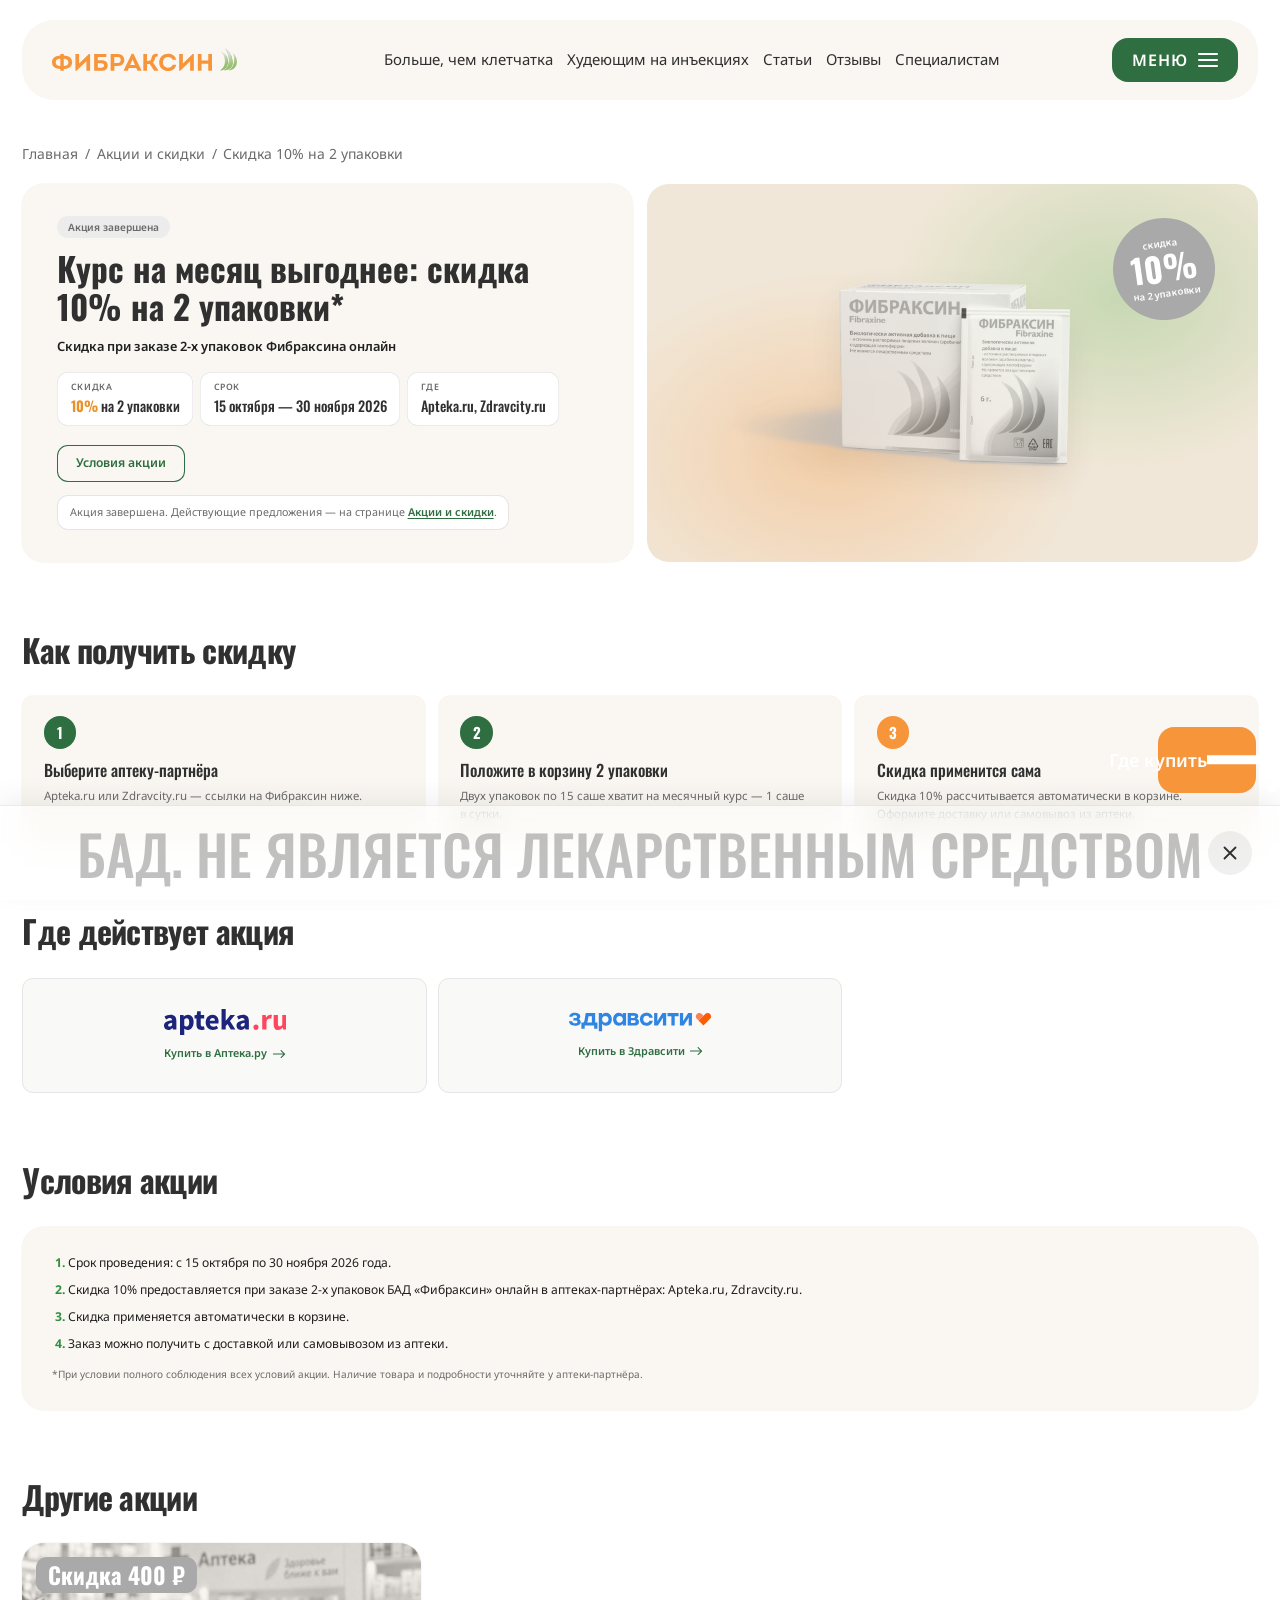
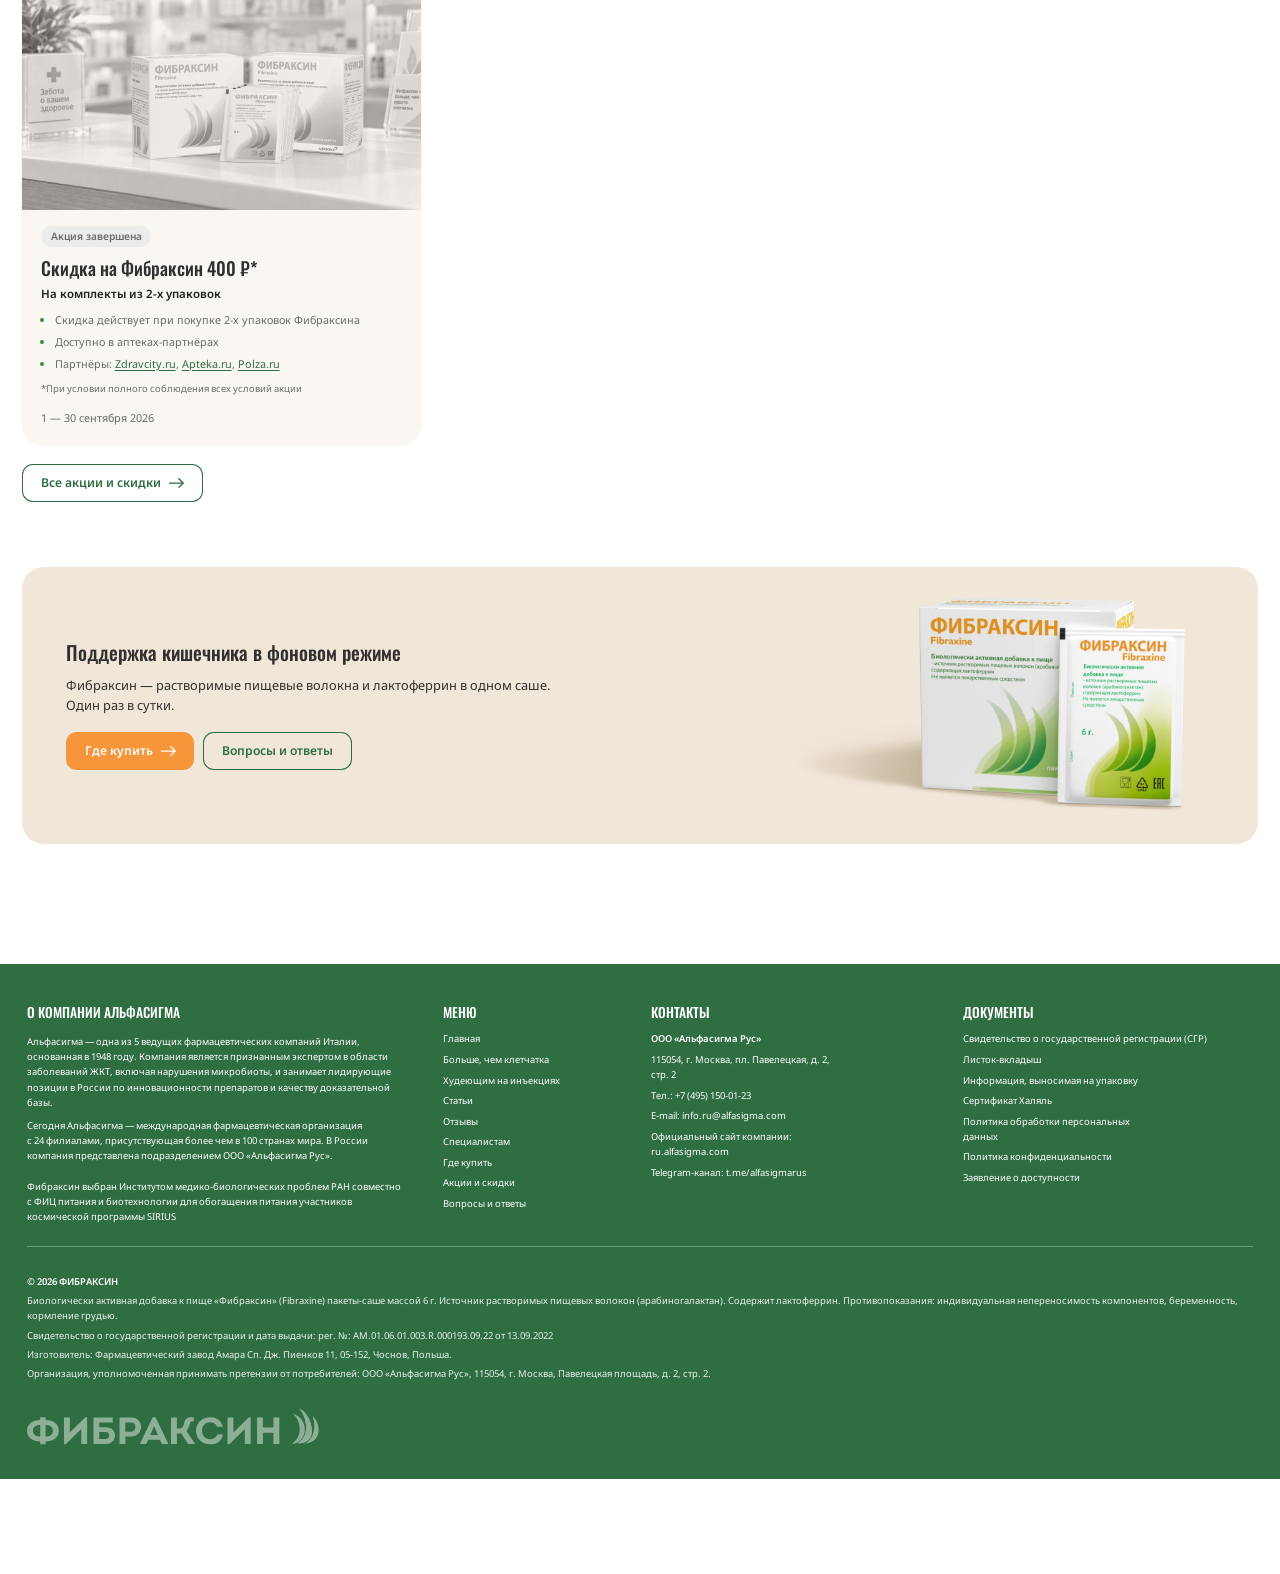
<file: promo-kurs-10.html>
<!DOCTYPE html>
<html lang="ru">
<head>
<meta charset="utf-8">
<meta name="viewport" content="width=device-width, initial-scale=1">
<title>Курс на месяц выгоднее: скидка 10% на 2 упаковки Фибраксина — акция</title>
<meta name="description" content="Скидка 10% при заказе 2-х упаковок Фибраксина онлайн в Apteka.ru и Zdravcity.ru: как получить, где купить и условия акции.">
<link rel="canonical" href="https://fibraxine.ru/promo-kurs-10.html">
<meta name="robots" content="index, follow, max-image-preview:large">
<meta property="og:type" content="website">
<meta property="og:site_name" content="Фибраксин">
<meta property="og:locale" content="ru_RU">
<meta property="og:url" content="https://fibraxine.ru/promo-kurs-10.html">
<meta property="og:title" content="Курс на месяц выгоднее: скидка 10% на 2 упаковки Фибраксина — акция">
<meta property="og:description" content="Скидка 10% при заказе 2-х упаковок Фибраксина онлайн в Apteka.ru и Zdravcity.ru: как получить, где купить и условия акции.">
<meta property="og:image" content="https://fibraxine.ru/images/og/og-main.jpg">
<meta property="og:image:width" content="1200">
<meta property="og:image:height" content="630">
<meta property="og:image:alt" content="Курс на месяц выгоднее: скидка 10% на 2 упаковки Фибраксина — акция">
<meta name="twitter:card" content="summary_large_image">
<meta name="twitter:title" content="Курс на месяц выгоднее: скидка 10% на 2 упаковки Фибраксина — акция">
<meta name="twitter:description" content="Скидка 10% при заказе 2-х упаковок Фибраксина онлайн в Apteka.ru и Zdravcity.ru: как получить, где купить и условия акции.">
<meta name="twitter:image" content="https://fibraxine.ru/images/og/og-main.jpg">
<script type="application/ld+json">{"@context":"https://schema.org","@graph":[{"@type":"BreadcrumbList","itemListElement":[{"@type":"ListItem","position":1,"name":"Главная","item":"https://fibraxine.ru/"},{"@type":"ListItem","position":2,"name":"Акции и скидки","item":"https://fibraxine.ru/promo.html"},{"@type":"ListItem","position":3,"name":"Скидка 10% на 2 упаковки","item":"https://fibraxine.ru/promo-kurs-10.html"}]}]}</script>
<link rel="icon" href="favicon.ico" sizes="any">
<link rel="icon" href="favicon.svg" type="image/svg+xml">
<link rel="apple-touch-icon" href="images/apple-touch-icon.png">
<link rel="manifest" href="site.webmanifest">
<meta name="theme-color" content="#2F6E40">
<link rel="stylesheet" href="style.css?v=20261127193822">
<script>(function(){var r=document.documentElement;var s=function(){var w=r.clientWidth||window.innerWidth;r.style.setProperty("--pz",w>=1280?Math.min(w,2560)/1890:1);};s();window.addEventListener("resize",s);})();</script>
</head>
<body>
<div class="wrap page-head">
      <header class="topbar">
        <a class="logo" href="index.html"><img src="images/logo.svg?v=2" alt="Фибраксин" width="320" height="35"></a>
        <nav class="topbar__nav" aria-label="Разделы">
          <a href="index.html#more">Больше, чем&nbsp;клетчатка</a>
          <a href="injections.html" target="_blank" rel="noopener">Худеющим на&nbsp;инъекциях</a>
          <a href="blog.html">Статьи</a>
          <a href="reviews.html">Отзывы</a>
          <a href="specialists.html" target="_blank" rel="noopener">Специалистам</a>
        </nav>
        <div class="topbar__actions">
          <button class="btn btn--sm btn--menu" type="button" aria-expanded="false" aria-controls="menu"><span>МЕНЮ</span><i class="btn__burger" aria-hidden="true"><b></b><b></b><b></b></i></button>
        </div>
      </header>
      <div class="menu" id="menu" hidden>
        <a href="index.html#more">Больше, чем&nbsp;клетчатка</a>
        <a href="injections.html" target="_blank" rel="noopener">Худеющим на&nbsp;инъекциях</a>
        <a href="blog.html">Статьи</a>
        <a href="reviews.html">Отзывы</a>
        <a href="specialists.html" target="_blank" rel="noopener">Специалистам</a>
        <a href="index.html#buy">Где купить</a>
        <a href="promo.html" aria-current="page">Акции и&nbsp;скидки</a>
        <a href="faq.html" target="_blank" rel="noopener">Вопросы и&nbsp;ответы</a>
      </div>
</div>
<main class="page page-blog page-promo">
  <section class="wrap page-intro">
    <nav class="crumbs" aria-label="Навигация"><a href="index.html">Главная</a><span aria-hidden="true">/</span><a href="promo.html">Акции и&nbsp;скидки</a><span aria-hidden="true">/</span><span aria-current="page">Скидка 10% на&nbsp;2&nbsp;упаковки</span></nav>
  </section>
  <section class="wrap promo-hero" data-promo data-start="2026-10-15" data-end="2026-11-30">
    <div class="promo-hero__txt">
      <span class="promo-hero__status" data-promo-status>Действует до&nbsp;30&nbsp;ноября</span>
      <h1 class="promo-hero__title">Курс на&nbsp;месяц выгоднее: скидка 10% на&nbsp;2&nbsp;упаковки*</h1>
      <p class="promo-hero__sub">Скидка при&nbsp;заказе 2-х упаковок Фибраксина онлайн</p>
      <dl class="promo-facts"><div><dt>Скидка</dt><dd><b>10%</b> на&nbsp;2&nbsp;упаковки</dd></div><div><dt>Срок</dt><dd>15&nbsp;октября&nbsp;— 30&nbsp;ноября 2026</dd></div><div><dt>Где</dt><dd>Apteka.ru, Zdravcity.ru</dd></div></dl>
      <div class="promo-hero__actions"><a class="btn" href="#where">Купить со&nbsp;скидкой<svg class="btn__arrow" viewBox="0 0 22 14.73" aria-hidden="true"><path d="M21.7 8.07a1 1 0 0 0 0-1.41L15.34.29a1 1 0 1 0-1.41 1.42l5.66 5.65-5.66 5.66a1 1 0 0 0 1.41 1.41zM0 8.36h21v-2H0z" fill="currentColor"/></svg></a><a class="btn btn--line" href="#rules">Условия акции</a></div>
      <p class="promo-hero__left" data-promo-left></p>
      <p class="promo-hero__over">Акция завершена. Действующие предложения&nbsp;— на&nbsp;странице <a href="promo.html">Акции и&nbsp;скидки</a>.</p>
    </div>
    <div class="promo-hero__pic"><picture><img src="images/blog/cta-pack.webp" alt="Упаковка и саше Фибраксина" width="1400" height="772" fetchpriority="high"></picture><span class="promo-hero__badge" aria-hidden="true"><small>скидка</small>10%<small>на&nbsp;2&nbsp;упаковки</small></span></div>
  </section>
  <section class="wrap section" id="how">
    <div class="sec-head"><h2 class="h2">Как получить скидку</h2></div>
    <div class="promo-steps">
      <article class="promo-step"><h3>Выберите аптеку-партнёра</h3><p>Apteka.ru или&nbsp;Zdravcity.ru&nbsp;— ссылки на&nbsp;Фибраксин ниже.</p></article>
      <article class="promo-step"><h3>Положите в&nbsp;корзину 2&nbsp;упаковки</h3><p>Двух упаковок по&nbsp;15&nbsp;саше хватит на&nbsp;месячный курс&nbsp;— 1&nbsp;саше в&nbsp;сутки.</p></article>
      <article class="promo-step"><h3>Скидка применится сама</h3><p>Скидка 10% рассчитывается автоматически в&nbsp;корзине. Оформите доставку или&nbsp;самовывоз из&nbsp;аптеки.</p></article>
    </div>
  </section>
  <section class="wrap section" id="where">
    <div class="sec-head"><h2 class="h2">Где действует акция</h2></div>
    <div class="promo-shops">
      <a class="promo-shop" href="https://apteka.ru/product/fibraksin-6-gr-15-sht-paket-sashe-63490d1dd4290885021cfdc1/" target="_blank" rel="noopener nofollow"><img src="images/shops/apteka.ru.svg" alt="Аптека.ру" style="--lh:38" loading="lazy"><span>Купить в&nbsp;Аптека.ру<svg viewBox="0 0 22 14.73" aria-hidden="true"><path d="M21.7 8.07a1 1 0 0 0 0-1.41L15.34.29a1 1 0 1 0-1.41 1.42l5.66 5.65-5.66 5.66a1 1 0 0 0 1.41 1.41zM0 8.36h21v-2H0z" fill="currentColor"/></svg></span></a>
      <a class="promo-shop" href="https://zdravcity.ru/p_fibraksin-pak-sashe-6g-n15-bad-0095132.html" target="_blank" rel="noopener nofollow"><img src="images/shops/zdravcity.ru.svg" alt="Здравсити" style="--lh:30" loading="lazy"><span>Купить в&nbsp;Здравсити<svg viewBox="0 0 22 14.73" aria-hidden="true"><path d="M21.7 8.07a1 1 0 0 0 0-1.41L15.34.29a1 1 0 1 0-1.41 1.42l5.66 5.65-5.66 5.66a1 1 0 0 0 1.41 1.41zM0 8.36h21v-2H0z" fill="currentColor"/></svg></span></a>
    </div>
  </section>
  <section class="wrap section" id="rules">
    <div class="sec-head"><h2 class="h2">Условия акции</h2></div>
    <div class="promo-rules">
      <ol>
        <li>Срок проведения: с&nbsp;15&nbsp;октября по&nbsp;30&nbsp;ноября 2026&nbsp;года.</li>
        <li>Скидка 10% предоставляется при&nbsp;заказе 2-х упаковок БАД «Фибраксин» онлайн в&nbsp;аптеках-партнёрах: Apteka.ru, Zdravcity.ru.</li>
        <li>Скидка применяется автоматически в&nbsp;корзине.</li>
        <li>Заказ можно получить с&nbsp;доставкой или&nbsp;самовывозом из&nbsp;аптеки.</li>
      </ol>
      <p>*При&nbsp;условии полного соблюдения всех условий акции. Наличие товара и&nbsp;подробности уточняйте у&nbsp;аптеки-партнёра.</p>
    </div>
  </section>
  <section class="wrap section" id="more-promos">
    <div class="sec-head"><h2 class="h2">Другие акции</h2></div>
    <div class="blog__grid promos__grid">
      <article class="post-card promo-card" data-start="2026-09-01" data-end="2026-09-30">
        <div class="post-card__img"><img src="images/pharmacy.jpg" alt="Фибраксин на витрине аптеки" width="600" height="400" loading="lazy"><span class="promo-card__badge">Скидка 400&nbsp;₽</span></div>
        <div class="post-card__body">
          <span class="post-card__cat promo-card__status">Специальное предложение</span>
          <h3 class="post-card__title"><a href="promo-skidka-400.html">Скидка на&nbsp;Фибраксин 400&nbsp;₽*</a></h3>
          <p class="promo-card__sub">На&nbsp;комплекты из&nbsp;2-х упаковок</p>
          <ul class="promo-card__terms">
            <li>Скидка действует при&nbsp;покупке 2-х упаковок Фибраксина</li>
            <li>Доступно в&nbsp;аптеках-партнёрах</li>
            <li>Партнёры: <a href="https://zdravcity.ru" target="_blank" rel="noopener">Zdravcity.ru</a>, <a href="https://apteka.ru" target="_blank" rel="noopener">Apteka.ru</a>, <a href="https://polza.ru" target="_blank" rel="noopener">Polza.ru</a></li>
          </ul>
          <a class="btn promo-card__cta" href="promo-skidka-400.html">Подробнее об&nbsp;акции<svg class="btn__arrow" viewBox="0 0 22 14.73" aria-hidden="true"><path d="M21.7 8.07a1 1 0 0 0 0-1.41L15.34.29a1 1 0 1 0-1.41 1.42l5.66 5.65-5.66 5.66a1 1 0 0 0 1.41 1.41zM0 8.36h21v-2H0z" fill="currentColor"/></svg></a>
          <p class="promo-card__note">*При&nbsp;условии полного соблюдения всех условий акции</p>
          <div class="post-card__foot"><span>1&nbsp;— 30&nbsp;сентября 2026</span><b class="promo-card__left"></b></div>
        </div>
      </article>
    </div>
    <div class="promo-more"><a class="btn btn--line" href="promo.html">Все акции и&nbsp;скидки<svg class="btn__arrow" viewBox="0 0 22 14.73" aria-hidden="true"><path d="M21.7 8.07a1 1 0 0 0 0-1.41L15.34.29a1 1 0 1 0-1.41 1.42l5.66 5.65-5.66 5.66a1 1 0 0 0 1.41 1.41zM0 8.36h21v-2H0z" fill="currentColor"/></svg></a></div>
  </section>
  <section class="wrap blog-cta-wrap">
    <div class="blog-cta">
      <div class="blog-cta__txt">
        <h2 class="h3 h3--dark">Поддержка кишечника в&nbsp;фоновом режиме</h2>
        <p>Фибраксин&nbsp;— растворимые пищевые волокна и&nbsp;лактоферрин в&nbsp;одном&nbsp;саше.<br>Один раз в&nbsp;сутки.</p>
        <div class="blog-cta__actions">
          <a class="btn" href="index.html#buy">Где купить<svg class="btn__arrow" viewBox="0 0 22 14.73" aria-hidden="true"><path d="M21.7 8.07a1 1 0 0 0 0-1.41L15.34.29a1 1 0 1 0-1.41 1.42l5.66 5.65-5.66 5.66a1 1 0 0 0 1.41 1.41zM0 8.36h21v-2H0z" fill="currentColor"/></svg></a>
          <a class="btn btn--line" href="faq.html">Вопросы и&nbsp;ответы</a>
        </div>
      </div>
      <picture class="blog-cta__pack"><img src="images/blog/cta-pack.webp" alt="Упаковка и саше Фибраксина" width="1400" height="772" loading="lazy"></picture>
    </div>
  </section>
</main>
<footer class="footer">
  <div class="footer__inner">
    <div class="footer__grid">
      <div class="footer__about">
        <h4>О&nbsp;КОМПАНИИ АЛЬФАСИГМА</h4>
        <p>Альфасигма&nbsp;— одна из&nbsp;5&nbsp;ведущих фармацевтических компаний Италии, основанная в&nbsp;1948&nbsp;году. Компания является признанным экспертом в&nbsp;области заболеваний ЖКТ, включая нарушения микробиоты, и&nbsp;занимает лидирующие позиции в&nbsp;России по&nbsp;инновационности препаратов и&nbsp;качеству доказательной базы.</p>
        <p>Сегодня Альфасигма&nbsp;— международная фармацевтическая организация с&nbsp;24&nbsp;филиалами, присутствующая более чем&nbsp;в&nbsp;100&nbsp;странах мира. В&nbsp;России компания представлена подразделением ООО «Альфасигма Рус».<br><br>Фибраксин выбран Институтом медико-биологических проблем РАН совместно с&nbsp;ФИЦ питания и&nbsp;биотехнологии для&nbsp;обогащения питания участников космической программы SIRIUS</p>
      </div>
      <nav class="footer__menu" aria-label="Меню">
        <h4>МЕНЮ</h4>
        <a href="index.html">Главная</a>
        <a href="index.html#more">Больше, чем&nbsp;клетчатка</a>
        <a href="injections.html" target="_blank" rel="noopener">Худеющим на&nbsp;инъекциях</a>
        <a href="blog.html">Статьи</a>
        <a href="reviews.html">Отзывы</a>
        <a href="specialists.html" target="_blank" rel="noopener">Специалистам</a>
        <a href="index.html#buy">Где купить</a>
        <a href="promo.html" aria-current="page">Акции и&nbsp;скидки</a>
        <a href="faq.html" target="_blank" rel="noopener">Вопросы и&nbsp;ответы</a>
      </nav>
      <div class="footer__contacts">
        <h4>КОНТАКТЫ</h4>
        <p><b>ООО «Альфасигма Рус»</b></p>
        <p>115054, г. Москва, пл. Павелецкая, д. 2,<br>стр. 2</p>
        <p>Тел.: <a href="tel:+74951500123">+7 (495) 150-01-23</a></p>
        <p>E-mail: <a href="mailto:info.ru@alfasigma.com">info.ru@alfasigma.com</a></p>
        <p>Официальный сайт компании:<br><a href="https://ru.alfasigma.com" target="_blank" rel="noopener">ru.alfasigma.com</a></p>
        <p>Telegram-канал: <a href="https://t.me/alfasigmarus" target="_blank" rel="noopener">t.me/alfasigmarus</a></p>
      </div>
      <div class="footer__docs">
        <h4>ДОКУМЕНТЫ</h4>
        <a>Свидетельство о&nbsp;государственной регистрации (СГР)</a>
        <a href="documents/ulotka_11022022_DRUK.pdf" target="_blank" rel="noopener">Листок-вкладыш</a>
        <a href="documents/Fibraxine_upakovka.pdf" target="_blank" rel="noopener">Информация, выносимая на&nbsp;упаковку</a>
        <a href="documents/Halal_Certificate_Fibraxine.pdf" target="_blank" rel="noopener">Сертификат Халяль</a>
        <a>Политика обработки персональных<br>данных</a>
        <a>Политика конфиденциальности</a>
        <a>Заявление о&nbsp;доступности</a>
      </div>
    </div>
    <div class="footer__legal">
      <p><b>© 2026&nbsp;ФИБРАКСИН</b></p>
      <p>Биологически активная добавка к&nbsp;пище «Фибраксин» (Fibraxine) пакеты-саше массой 6&nbsp;г. Источник растворимых пищевых волокон (арабиногалактан). Содержит лактоферрин. Противопоказания: индивидуальная непереносимость компонентов, беременность, кормление грудью.</p>
      <p>Свидетельство о&nbsp;государственной регистрации и&nbsp;дата выдачи: рег. №: АМ.01.06.01.003.R.000193.09.22&nbsp;от&nbsp;13.09.2022</p>
      <p>Изготовитель: Фармацевтический завод Амара Сп. Дж. Пиенков 11, 05-152, Чоснов, Польша.</p>
      <p>Организация, уполномоченная принимать претензии от&nbsp;потребителей: ООО «Альфасигма Рус», 115054, г. Москва, Павелецкая площадь, д. 2, стр. 2.</p>
    </div>
    <div class="footer__bottom">
      <div class="footer__logo" aria-hidden="true"><img class="logo--mono" src="images/logo.svg?v=2" alt="" width="320" height="35"></div>
    </div>
  </div>
</footer>
<a class="btn buy-float" href="index.html#buy">Где купить<svg class="btn__arrow" viewBox="0 0 22 14.73" aria-hidden="true"><path d="M21.7 8.07a1 1 0 0 0 0-1.41L15.34.29a1 1 0 1 0-1.41 1.42l5.66 5.65-5.66 5.66a1 1 0 0 0 1.41 1.41zM0 8.36h21v-2H0z" fill="currentColor"/></svg></a>
<div class="warnbar" id="warnbar">
  <div class="warnbar__inner">
    <p><span>БАД. НЕ&nbsp;ЯВЛЯЕТСЯ ЛЕКАРСТВЕННЫМ СРЕДСТВОМ</span></p>
    <button type="button" class="warnbar__close" aria-label="Закрыть предупреждение"><svg viewBox="0 0 24 24" aria-hidden="true"><path d="M6 6l12 12M18 6L6 18" fill="none" stroke="currentColor" stroke-width="2" stroke-linecap="round"/></svg></button>
  </div>
</div>
<script src="scripts.js?v=20261111143300"></script>
</body>
</html>
</file>
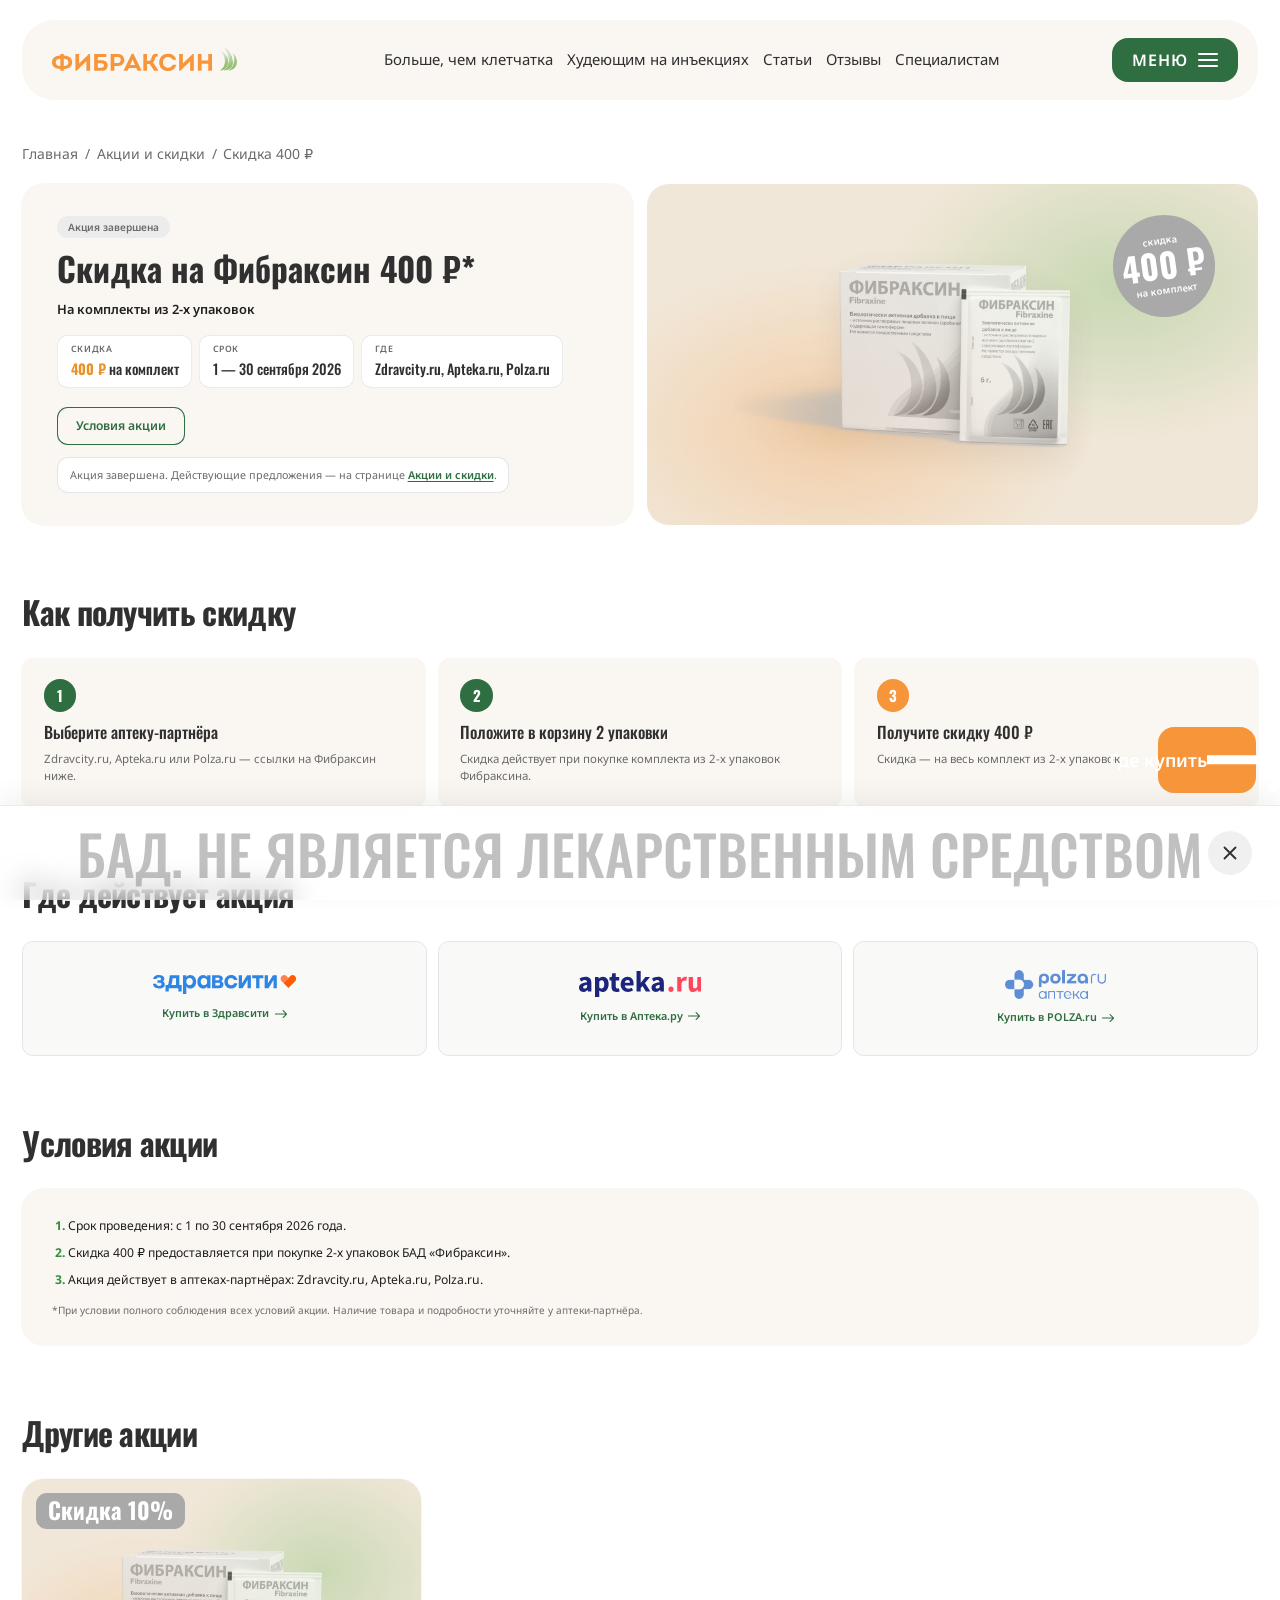
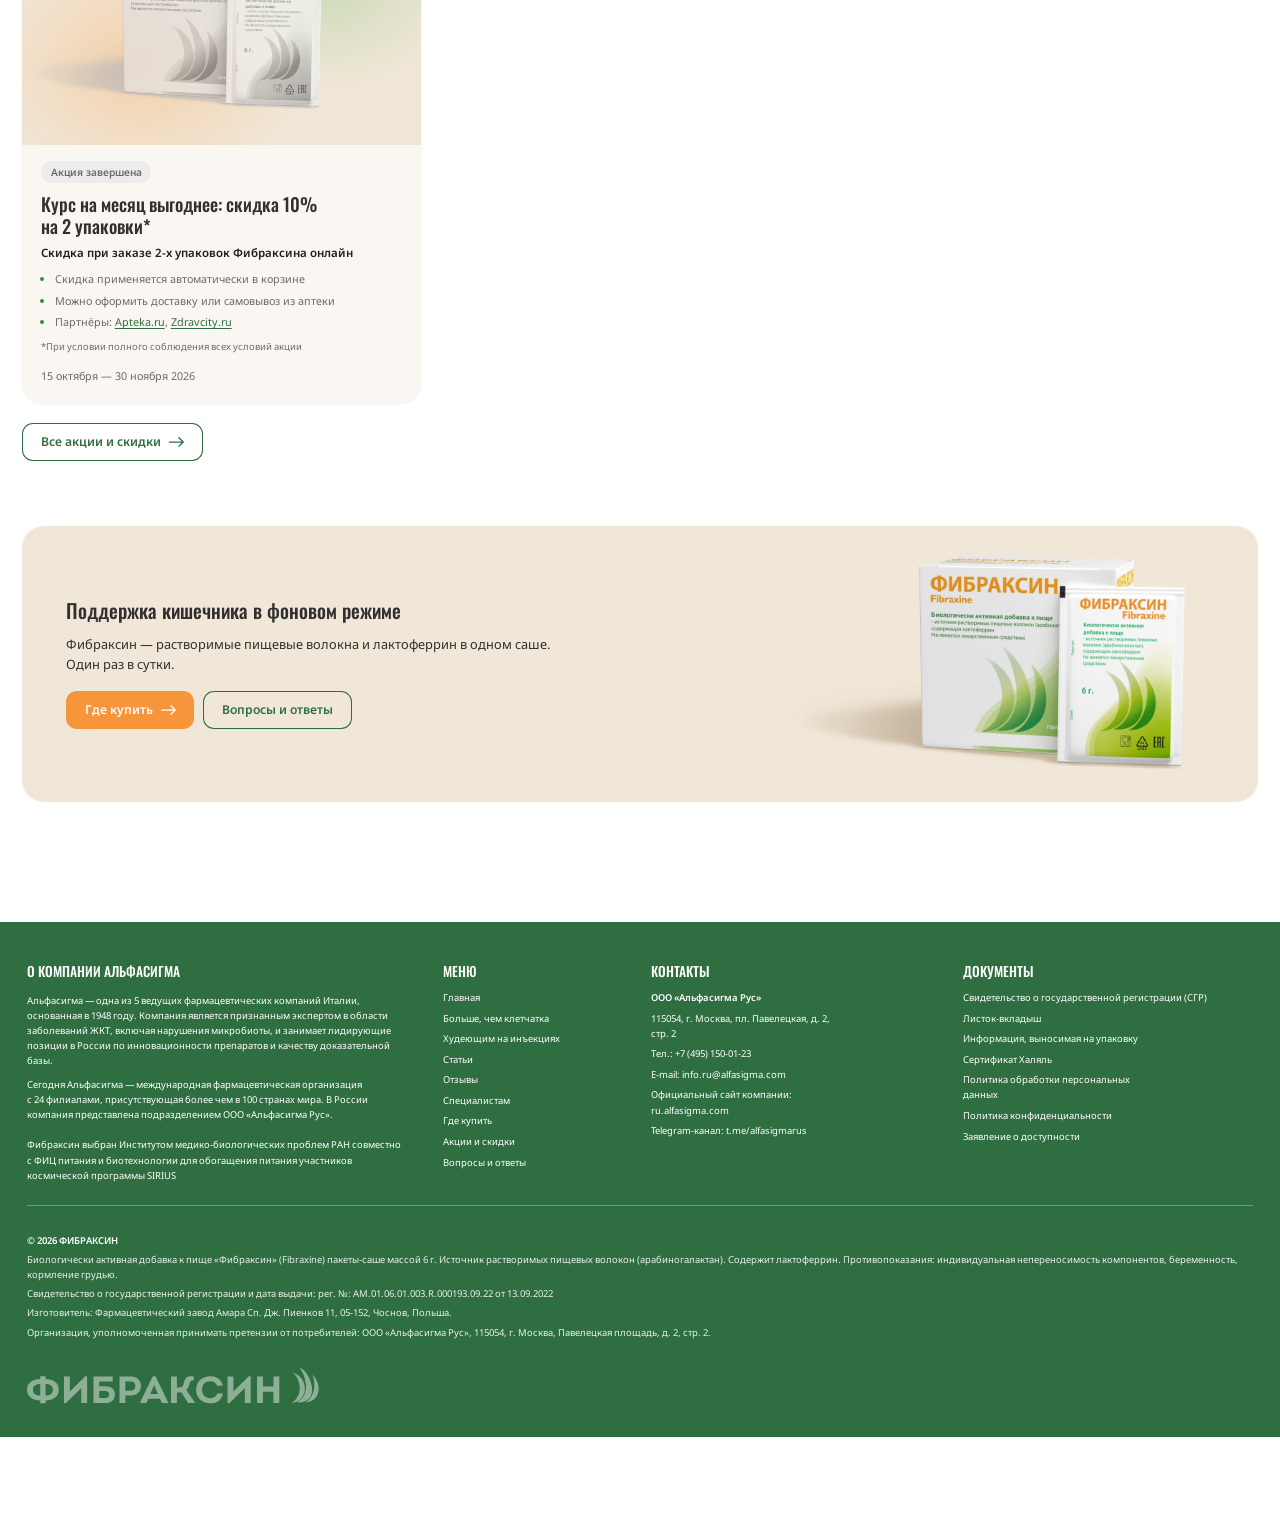
<file: promo-skidka-400.html>
<!DOCTYPE html>
<html lang="ru">
<head>
<meta charset="utf-8">
<meta name="viewport" content="width=device-width, initial-scale=1">
<title>Скидка 400 ₽ на комплект из 2-х упаковок Фибраксина — акция</title>
<meta name="description" content="Скидка 400 ₽ при покупке 2-х упаковок Фибраксина в аптеках-партнёрах: сроки, где купить и условия акции.">
<link rel="canonical" href="https://fibraxine.ru/promo-skidka-400.html">
<meta name="robots" content="index, follow, max-image-preview:large">
<meta property="og:type" content="website">
<meta property="og:site_name" content="Фибраксин">
<meta property="og:locale" content="ru_RU">
<meta property="og:url" content="https://fibraxine.ru/promo-skidka-400.html">
<meta property="og:title" content="Скидка 400 ₽ на комплект из 2-х упаковок Фибраксина — акция">
<meta property="og:description" content="Скидка 400 ₽ при покупке 2-х упаковок Фибраксина в аптеках-партнёрах: сроки, где купить и условия акции.">
<meta property="og:image" content="https://fibraxine.ru/images/og/og-main.jpg">
<meta property="og:image:width" content="1200">
<meta property="og:image:height" content="630">
<meta property="og:image:alt" content="Скидка 400 ₽ на комплект из 2-х упаковок Фибраксина — акция">
<meta name="twitter:card" content="summary_large_image">
<meta name="twitter:title" content="Скидка 400 ₽ на комплект из 2-х упаковок Фибраксина — акция">
<meta name="twitter:description" content="Скидка 400 ₽ при покупке 2-х упаковок Фибраксина в аптеках-партнёрах: сроки, где купить и условия акции.">
<meta name="twitter:image" content="https://fibraxine.ru/images/og/og-main.jpg">
<script type="application/ld+json">{"@context":"https://schema.org","@graph":[{"@type":"BreadcrumbList","itemListElement":[{"@type":"ListItem","position":1,"name":"Главная","item":"https://fibraxine.ru/"},{"@type":"ListItem","position":2,"name":"Акции и скидки","item":"https://fibraxine.ru/promo.html"},{"@type":"ListItem","position":3,"name":"Скидка 400 ₽","item":"https://fibraxine.ru/promo-skidka-400.html"}]}]}</script>
<link rel="icon" href="favicon.ico" sizes="any">
<link rel="icon" href="favicon.svg" type="image/svg+xml">
<link rel="apple-touch-icon" href="images/apple-touch-icon.png">
<link rel="manifest" href="site.webmanifest">
<meta name="theme-color" content="#2F6E40">
<link rel="stylesheet" href="style.css?v=20261127193822">
<script>(function(){var r=document.documentElement;var s=function(){var w=r.clientWidth||window.innerWidth;r.style.setProperty("--pz",w>=1280?Math.min(w,2560)/1890:1);};s();window.addEventListener("resize",s);})();</script>
</head>
<body>
<div class="wrap page-head">
      <header class="topbar">
        <a class="logo" href="index.html"><img src="images/logo.svg?v=2" alt="Фибраксин" width="320" height="35"></a>
        <nav class="topbar__nav" aria-label="Разделы">
          <a href="index.html#more">Больше, чем&nbsp;клетчатка</a>
          <a href="injections.html" target="_blank" rel="noopener">Худеющим на&nbsp;инъекциях</a>
          <a href="blog.html">Статьи</a>
          <a href="reviews.html">Отзывы</a>
          <a href="specialists.html" target="_blank" rel="noopener">Специалистам</a>
        </nav>
        <div class="topbar__actions">
          <button class="btn btn--sm btn--menu" type="button" aria-expanded="false" aria-controls="menu"><span>МЕНЮ</span><i class="btn__burger" aria-hidden="true"><b></b><b></b><b></b></i></button>
        </div>
      </header>
      <div class="menu" id="menu" hidden>
        <a href="index.html#more">Больше, чем&nbsp;клетчатка</a>
        <a href="injections.html" target="_blank" rel="noopener">Худеющим на&nbsp;инъекциях</a>
        <a href="blog.html">Статьи</a>
        <a href="reviews.html">Отзывы</a>
        <a href="specialists.html" target="_blank" rel="noopener">Специалистам</a>
        <a href="index.html#buy">Где купить</a>
        <a href="promo.html" aria-current="page">Акции и&nbsp;скидки</a>
        <a href="faq.html" target="_blank" rel="noopener">Вопросы и&nbsp;ответы</a>
      </div>
</div>
<main class="page page-blog page-promo">
  <section class="wrap page-intro">
    <nav class="crumbs" aria-label="Навигация"><a href="index.html">Главная</a><span aria-hidden="true">/</span><a href="promo.html">Акции и&nbsp;скидки</a><span aria-hidden="true">/</span><span aria-current="page">Скидка 400&nbsp;₽</span></nav>
  </section>
  <section class="wrap promo-hero" data-promo data-start="2026-09-01" data-end="2026-09-30">
    <div class="promo-hero__txt">
      <span class="promo-hero__status" data-promo-status>Акция завершена</span>
      <h1 class="promo-hero__title">Скидка на&nbsp;Фибраксин 400&nbsp;₽*</h1>
      <p class="promo-hero__sub">На&nbsp;комплекты из&nbsp;2-х упаковок</p>
      <dl class="promo-facts"><div><dt>Скидка</dt><dd><b>400&nbsp;₽</b> на&nbsp;комплект</dd></div><div><dt>Срок</dt><dd>1&nbsp;— 30&nbsp;сентября 2026</dd></div><div><dt>Где</dt><dd>Zdravcity.ru, Apteka.ru, Polza.ru</dd></div></dl>
      <div class="promo-hero__actions"><a class="btn" href="#where">Купить со&nbsp;скидкой<svg class="btn__arrow" viewBox="0 0 22 14.73" aria-hidden="true"><path d="M21.7 8.07a1 1 0 0 0 0-1.41L15.34.29a1 1 0 1 0-1.41 1.42l5.66 5.65-5.66 5.66a1 1 0 0 0 1.41 1.41zM0 8.36h21v-2H0z" fill="currentColor"/></svg></a><a class="btn btn--line" href="#rules">Условия акции</a></div>
      <p class="promo-hero__left" data-promo-left></p>
      <p class="promo-hero__over">Акция завершена. Действующие предложения&nbsp;— на&nbsp;странице <a href="promo.html">Акции и&nbsp;скидки</a>.</p>
    </div>
    <div class="promo-hero__pic"><picture><img src="images/blog/cta-pack.webp" alt="Упаковка и саше Фибраксина" width="1400" height="772" fetchpriority="high"></picture><span class="promo-hero__badge" aria-hidden="true"><small>скидка</small>400&nbsp;₽<small>на&nbsp;комплект</small></span></div>
  </section>
  <section class="wrap section" id="how">
    <div class="sec-head"><h2 class="h2">Как получить скидку</h2></div>
    <div class="promo-steps">
      <article class="promo-step"><h3>Выберите аптеку-партнёра</h3><p>Zdravcity.ru, Apteka.ru или&nbsp;Polza.ru&nbsp;— ссылки на&nbsp;Фибраксин ниже.</p></article>
      <article class="promo-step"><h3>Положите в&nbsp;корзину 2&nbsp;упаковки</h3><p>Скидка действует при&nbsp;покупке комплекта из&nbsp;2-х упаковок Фибраксина.</p></article>
      <article class="promo-step"><h3>Получите скидку 400&nbsp;₽</h3><p>Скидка&nbsp;— на&nbsp;весь комплект из&nbsp;2-х упаковок.</p></article>
    </div>
  </section>
  <section class="wrap section" id="where">
    <div class="sec-head"><h2 class="h2">Где действует акция</h2></div>
    <div class="promo-shops">
      <a class="promo-shop" href="https://zdravcity.ru/p_fibraksin-pak-sashe-6g-n15-bad-0095132.html" target="_blank" rel="noopener nofollow"><img src="images/shops/zdravcity.ru.svg" alt="Здравсити" style="--lh:30" loading="lazy"><span>Купить в&nbsp;Здравсити<svg viewBox="0 0 22 14.73" aria-hidden="true"><path d="M21.7 8.07a1 1 0 0 0 0-1.41L15.34.29a1 1 0 1 0-1.41 1.42l5.66 5.65-5.66 5.66a1 1 0 0 0 1.41 1.41zM0 8.36h21v-2H0z" fill="currentColor"/></svg></span></a>
      <a class="promo-shop" href="https://apteka.ru/product/fibraksin-6-gr-15-sht-paket-sashe-63490d1dd4290885021cfdc1/" target="_blank" rel="noopener nofollow"><img src="images/shops/apteka.ru.svg" alt="Аптека.ру" style="--lh:38" loading="lazy"><span>Купить в&nbsp;Аптека.ру<svg viewBox="0 0 22 14.73" aria-hidden="true"><path d="M21.7 8.07a1 1 0 0 0 0-1.41L15.34.29a1 1 0 1 0-1.41 1.42l5.66 5.65-5.66 5.66a1 1 0 0 0 1.41 1.41zM0 8.36h21v-2H0z" fill="currentColor"/></svg></span></a>
      <a class="promo-shop" href="https://polza.ru/catalog/fibraksin-pakety-sashe-6-g-15-sht_24219/" target="_blank" rel="noopener nofollow"><img src="images/shops/polza.ru.webp" alt="POLZA.ru" style="--lh:42" loading="lazy"><span>Купить в&nbsp;POLZA.ru<svg viewBox="0 0 22 14.73" aria-hidden="true"><path d="M21.7 8.07a1 1 0 0 0 0-1.41L15.34.29a1 1 0 1 0-1.41 1.42l5.66 5.65-5.66 5.66a1 1 0 0 0 1.41 1.41zM0 8.36h21v-2H0z" fill="currentColor"/></svg></span></a>
    </div>
  </section>
  <section class="wrap section" id="rules">
    <div class="sec-head"><h2 class="h2">Условия акции</h2></div>
    <div class="promo-rules">
      <ol>
        <li>Срок проведения: с&nbsp;1 по&nbsp;30&nbsp;сентября 2026&nbsp;года.</li>
        <li>Скидка 400&nbsp;₽ предоставляется при&nbsp;покупке 2-х упаковок БАД «Фибраксин».</li>
        <li>Акция действует в&nbsp;аптеках-партнёрах: Zdravcity.ru, Apteka.ru, Polza.ru.</li>
      </ol>
      <p>*При&nbsp;условии полного соблюдения всех условий акции. Наличие товара и&nbsp;подробности уточняйте у&nbsp;аптеки-партнёра.</p>
    </div>
  </section>
  <section class="wrap section" id="more-promos">
    <div class="sec-head"><h2 class="h2">Другие акции</h2></div>
    <div class="blog__grid promos__grid">
      <article class="post-card promo-card" data-start="2026-10-15" data-end="2026-11-30">
        <div class="post-card__img promo-card__img--pack"><picture class="promo-card__pack"><img src="images/blog/cta-pack.webp" alt="Упаковка и саше Фибраксина" width="1400" height="772" loading="lazy"></picture><span class="promo-card__badge">Скидка 10%</span></div>
        <div class="post-card__body">
          <span class="post-card__cat promo-card__status">Действует</span>
          <h3 class="post-card__title"><a href="promo-kurs-10.html">Курс на&nbsp;месяц выгоднее: скидка 10% на&nbsp;2&nbsp;упаковки*</a></h3>
          <p class="promo-card__sub">Скидка при&nbsp;заказе 2-х упаковок Фибраксина онлайн</p>
          <ul class="promo-card__terms">
            <li>Скидка применяется автоматически в&nbsp;корзине</li>
            <li>Можно оформить доставку или&nbsp;самовывоз из&nbsp;аптеки</li>
            <li>Партнёры: <a href="https://apteka.ru" target="_blank" rel="noopener">Apteka.ru</a>, <a href="https://zdravcity.ru" target="_blank" rel="noopener">Zdravcity.ru</a></li>
          </ul>
          <a class="btn promo-card__cta" href="promo-kurs-10.html">Подробнее об&nbsp;акции<svg class="btn__arrow" viewBox="0 0 22 14.73" aria-hidden="true"><path d="M21.7 8.07a1 1 0 0 0 0-1.41L15.34.29a1 1 0 1 0-1.41 1.42l5.66 5.65-5.66 5.66a1 1 0 0 0 1.41 1.41zM0 8.36h21v-2H0z" fill="currentColor"/></svg></a>
          <p class="promo-card__note">*При&nbsp;условии полного соблюдения всех условий акции</p>
          <div class="post-card__foot"><span>15&nbsp;октября&nbsp;— 30&nbsp;ноября 2026</span><b class="promo-card__left"></b></div>
        </div>
      </article>
    </div>
    <div class="promo-more"><a class="btn btn--line" href="promo.html">Все акции и&nbsp;скидки<svg class="btn__arrow" viewBox="0 0 22 14.73" aria-hidden="true"><path d="M21.7 8.07a1 1 0 0 0 0-1.41L15.34.29a1 1 0 1 0-1.41 1.42l5.66 5.65-5.66 5.66a1 1 0 0 0 1.41 1.41zM0 8.36h21v-2H0z" fill="currentColor"/></svg></a></div>
  </section>
  <section class="wrap blog-cta-wrap">
    <div class="blog-cta">
      <div class="blog-cta__txt">
        <h2 class="h3 h3--dark">Поддержка кишечника в&nbsp;фоновом режиме</h2>
        <p>Фибраксин&nbsp;— растворимые пищевые волокна и&nbsp;лактоферрин в&nbsp;одном&nbsp;саше.<br>Один раз в&nbsp;сутки.</p>
        <div class="blog-cta__actions">
          <a class="btn" href="index.html#buy">Где купить<svg class="btn__arrow" viewBox="0 0 22 14.73" aria-hidden="true"><path d="M21.7 8.07a1 1 0 0 0 0-1.41L15.34.29a1 1 0 1 0-1.41 1.42l5.66 5.65-5.66 5.66a1 1 0 0 0 1.41 1.41zM0 8.36h21v-2H0z" fill="currentColor"/></svg></a>
          <a class="btn btn--line" href="faq.html">Вопросы и&nbsp;ответы</a>
        </div>
      </div>
      <picture class="blog-cta__pack"><img src="images/blog/cta-pack.webp" alt="Упаковка и саше Фибраксина" width="1400" height="772" loading="lazy"></picture>
    </div>
  </section>
</main>
<footer class="footer">
  <div class="footer__inner">
    <div class="footer__grid">
      <div class="footer__about">
        <h4>О&nbsp;КОМПАНИИ АЛЬФАСИГМА</h4>
        <p>Альфасигма&nbsp;— одна из&nbsp;5&nbsp;ведущих фармацевтических компаний Италии, основанная в&nbsp;1948&nbsp;году. Компания является признанным экспертом в&nbsp;области заболеваний ЖКТ, включая нарушения микробиоты, и&nbsp;занимает лидирующие позиции в&nbsp;России по&nbsp;инновационности препаратов и&nbsp;качеству доказательной базы.</p>
        <p>Сегодня Альфасигма&nbsp;— международная фармацевтическая организация с&nbsp;24&nbsp;филиалами, присутствующая более чем&nbsp;в&nbsp;100&nbsp;странах мира. В&nbsp;России компания представлена подразделением ООО «Альфасигма Рус».<br><br>Фибраксин выбран Институтом медико-биологических проблем РАН совместно с&nbsp;ФИЦ питания и&nbsp;биотехнологии для&nbsp;обогащения питания участников космической программы SIRIUS</p>
      </div>
      <nav class="footer__menu" aria-label="Меню">
        <h4>МЕНЮ</h4>
        <a href="index.html">Главная</a>
        <a href="index.html#more">Больше, чем&nbsp;клетчатка</a>
        <a href="injections.html" target="_blank" rel="noopener">Худеющим на&nbsp;инъекциях</a>
        <a href="blog.html">Статьи</a>
        <a href="reviews.html">Отзывы</a>
        <a href="specialists.html" target="_blank" rel="noopener">Специалистам</a>
        <a href="index.html#buy">Где купить</a>
        <a href="promo.html" aria-current="page">Акции и&nbsp;скидки</a>
        <a href="faq.html" target="_blank" rel="noopener">Вопросы и&nbsp;ответы</a>
      </nav>
      <div class="footer__contacts">
        <h4>КОНТАКТЫ</h4>
        <p><b>ООО «Альфасигма Рус»</b></p>
        <p>115054, г. Москва, пл. Павелецкая, д. 2,<br>стр. 2</p>
        <p>Тел.: <a href="tel:+74951500123">+7 (495) 150-01-23</a></p>
        <p>E-mail: <a href="mailto:info.ru@alfasigma.com">info.ru@alfasigma.com</a></p>
        <p>Официальный сайт компании:<br><a href="https://ru.alfasigma.com" target="_blank" rel="noopener">ru.alfasigma.com</a></p>
        <p>Telegram-канал: <a href="https://t.me/alfasigmarus" target="_blank" rel="noopener">t.me/alfasigmarus</a></p>
      </div>
      <div class="footer__docs">
        <h4>ДОКУМЕНТЫ</h4>
        <a>Свидетельство о&nbsp;государственной регистрации (СГР)</a>
        <a href="documents/ulotka_11022022_DRUK.pdf" target="_blank" rel="noopener">Листок-вкладыш</a>
        <a href="documents/Fibraxine_upakovka.pdf" target="_blank" rel="noopener">Информация, выносимая на&nbsp;упаковку</a>
        <a href="documents/Halal_Certificate_Fibraxine.pdf" target="_blank" rel="noopener">Сертификат Халяль</a>
        <a>Политика обработки персональных<br>данных</a>
        <a>Политика конфиденциальности</a>
        <a>Заявление о&nbsp;доступности</a>
      </div>
    </div>
    <div class="footer__legal">
      <p><b>© 2026&nbsp;ФИБРАКСИН</b></p>
      <p>Биологически активная добавка к&nbsp;пище «Фибраксин» (Fibraxine) пакеты-саше массой 6&nbsp;г. Источник растворимых пищевых волокон (арабиногалактан). Содержит лактоферрин. Противопоказания: индивидуальная непереносимость компонентов, беременность, кормление грудью.</p>
      <p>Свидетельство о&nbsp;государственной регистрации и&nbsp;дата выдачи: рег. №: АМ.01.06.01.003.R.000193.09.22&nbsp;от&nbsp;13.09.2022</p>
      <p>Изготовитель: Фармацевтический завод Амара Сп. Дж. Пиенков 11, 05-152, Чоснов, Польша.</p>
      <p>Организация, уполномоченная принимать претензии от&nbsp;потребителей: ООО «Альфасигма Рус», 115054, г. Москва, Павелецкая площадь, д. 2, стр. 2.</p>
    </div>
    <div class="footer__bottom">
      <div class="footer__logo" aria-hidden="true"><img class="logo--mono" src="images/logo.svg?v=2" alt="" width="320" height="35"></div>
    </div>
  </div>
</footer>
<a class="btn buy-float" href="index.html#buy">Где купить<svg class="btn__arrow" viewBox="0 0 22 14.73" aria-hidden="true"><path d="M21.7 8.07a1 1 0 0 0 0-1.41L15.34.29a1 1 0 1 0-1.41 1.42l5.66 5.65-5.66 5.66a1 1 0 0 0 1.41 1.41zM0 8.36h21v-2H0z" fill="currentColor"/></svg></a>
<div class="warnbar" id="warnbar">
  <div class="warnbar__inner">
    <p><span>БАД. НЕ&nbsp;ЯВЛЯЕТСЯ ЛЕКАРСТВЕННЫМ СРЕДСТВОМ</span></p>
    <button type="button" class="warnbar__close" aria-label="Закрыть предупреждение"><svg viewBox="0 0 24 24" aria-hidden="true"><path d="M6 6l12 12M18 6L6 18" fill="none" stroke="currentColor" stroke-width="2" stroke-linecap="round"/></svg></button>
  </div>
</div>
<script src="scripts.js?v=20261111143300"></script>
</body>
</html>
</file>
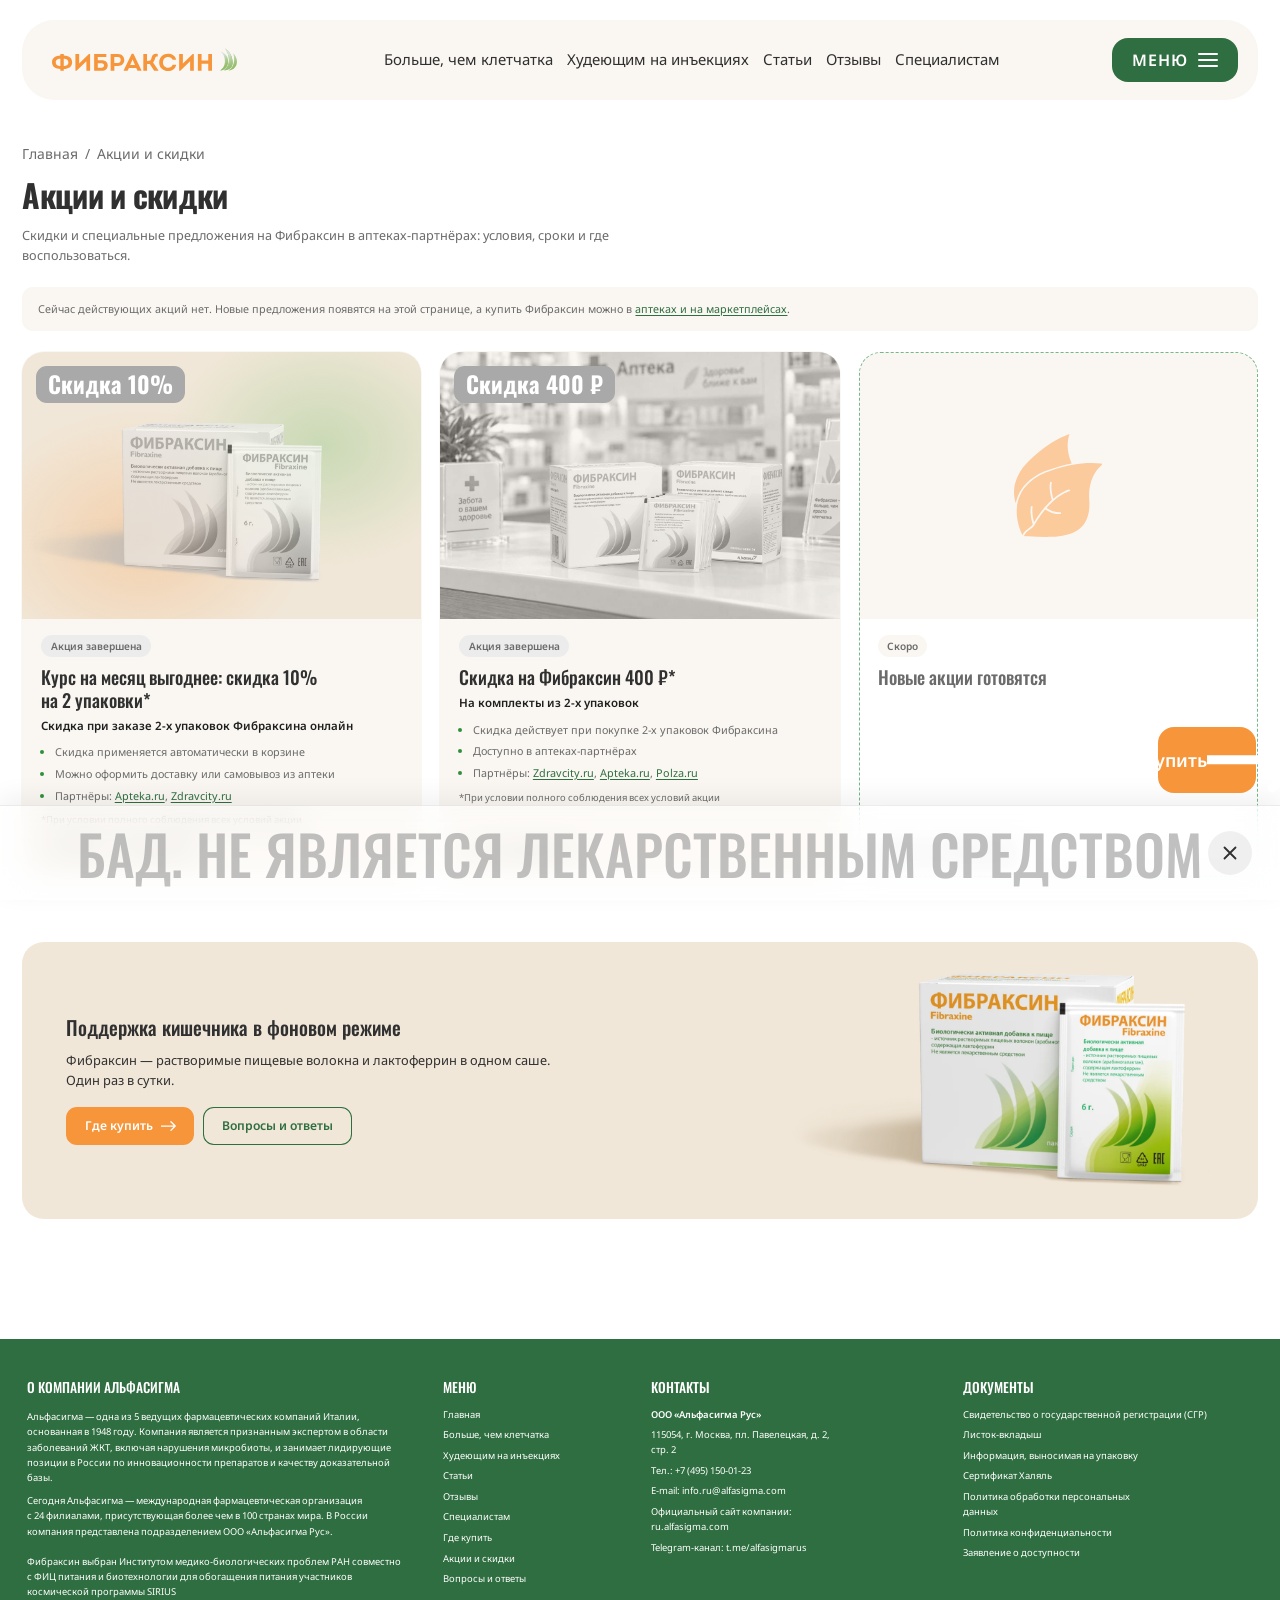
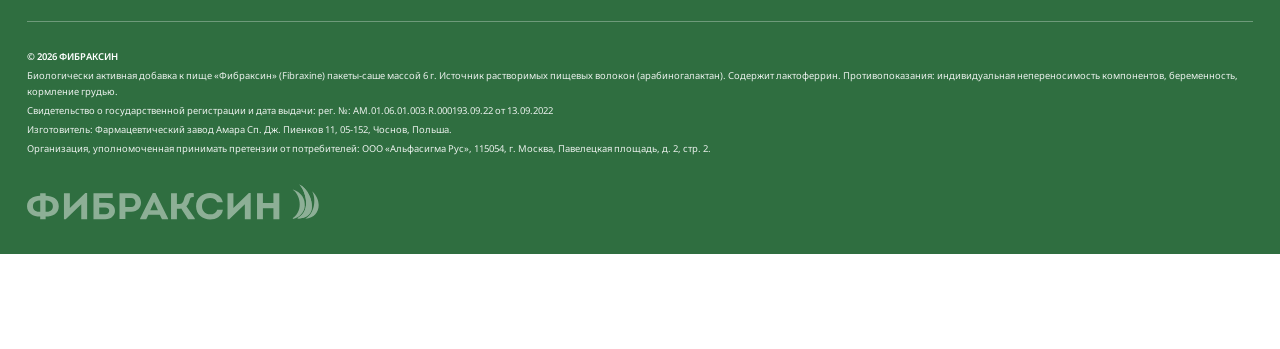
<file: promo.html>
<!DOCTYPE html>
<html lang="ru">
<head>
<meta charset="utf-8">
<meta name="viewport" content="width=device-width, initial-scale=1">
<title>Акции и скидки на Фибраксин — Фибраксин</title>
<meta name="description" content="Действующие акции и скидки на Фибраксин в аптеках-партнёрах: условия, сроки и где воспользоваться предложением.">
<link rel="canonical" href="https://fibraxine.ru/promo.html">
<meta name="robots" content="index, follow, max-image-preview:large">
<meta property="og:type" content="website">
<meta property="og:site_name" content="Фибраксин">
<meta property="og:locale" content="ru_RU">
<meta property="og:url" content="https://fibraxine.ru/promo.html">
<meta property="og:title" content="Акции и скидки на Фибраксин — Фибраксин">
<meta property="og:description" content="Действующие акции и скидки на Фибраксин в аптеках-партнёрах: условия, сроки и где воспользоваться предложением.">
<meta property="og:image" content="https://fibraxine.ru/images/og/og-main.jpg">
<meta property="og:image:width" content="1200">
<meta property="og:image:height" content="630">
<meta property="og:image:alt" content="Акции и скидки на Фибраксин — Фибраксин">
<meta name="twitter:card" content="summary_large_image">
<meta name="twitter:title" content="Акции и скидки на Фибраксин — Фибраксин">
<meta name="twitter:description" content="Действующие акции и скидки на Фибраксин в аптеках-партнёрах: условия, сроки и где воспользоваться предложением.">
<meta name="twitter:image" content="https://fibraxine.ru/images/og/og-main.jpg">
<script type="application/ld+json">{"@context":"https://schema.org","@graph":[{"@type":"BreadcrumbList","itemListElement":[{"@type":"ListItem","position":1,"name":"Главная","item":"https://fibraxine.ru/"},{"@type":"ListItem","position":2,"name":"Акции и скидки","item":"https://fibraxine.ru/promo.html"}]}]}</script>
<link rel="icon" href="favicon.ico" sizes="any">
<link rel="icon" href="favicon.svg" type="image/svg+xml">
<link rel="apple-touch-icon" href="images/apple-touch-icon.png">
<link rel="manifest" href="site.webmanifest">
<meta name="theme-color" content="#2F6E40">
<link rel="stylesheet" href="style.css?v=20261127193822">
<script>(function(){var r=document.documentElement;var s=function(){var w=r.clientWidth||window.innerWidth;r.style.setProperty("--pz",w>=1280?Math.min(w,2560)/1890:1);};s();window.addEventListener("resize",s);})();</script>
</head>
<body>
<div class="wrap page-head">
      <header class="topbar">
        <a class="logo" href="index.html"><img src="images/logo.svg?v=2" alt="Фибраксин" width="320" height="35"></a>
        <nav class="topbar__nav" aria-label="Разделы">
          <a href="index.html#more">Больше, чем&nbsp;клетчатка</a>
          <a href="injections.html" target="_blank" rel="noopener">Худеющим на&nbsp;инъекциях</a>
          <a href="blog.html">Статьи</a>
          <a href="reviews.html">Отзывы</a>
          <a href="specialists.html" target="_blank" rel="noopener">Специалистам</a>
        </nav>
        <div class="topbar__actions">
          <button class="btn btn--sm btn--menu" type="button" aria-expanded="false" aria-controls="menu"><span>МЕНЮ</span><i class="btn__burger" aria-hidden="true"><b></b><b></b><b></b></i></button>
        </div>
      </header>
      <div class="menu" id="menu" hidden>
        <a href="index.html#more">Больше, чем&nbsp;клетчатка</a>
        <a href="injections.html" target="_blank" rel="noopener">Худеющим на&nbsp;инъекциях</a>
        <a href="blog.html">Статьи</a>
        <a href="reviews.html">Отзывы</a>
        <a href="specialists.html" target="_blank" rel="noopener">Специалистам</a>
        <a href="index.html#buy">Где купить</a>
        <a href="promo.html" aria-current="page">Акции и&nbsp;скидки</a>
        <a href="faq.html" target="_blank" rel="noopener">Вопросы и&nbsp;ответы</a>
      </div>
</div>
<main class="page page-blog">
  <section class="wrap page-intro">
    <nav class="crumbs" aria-label="Навигация"><a href="index.html">Главная</a><span aria-hidden="true">/</span><span>Акции и&nbsp;скидки</span></nav>
    <h1 class="h2">Акции и&nbsp;скидки</h1>
    <p class="lead">Скидки и&nbsp;специальные предложения на&nbsp;Фибраксин в&nbsp;аптеках-партнёрах: условия, сроки и&nbsp;где воспользоваться.</p>
  </section>
  <section class="wrap promos" data-promos>
    <p class="promos__empty" hidden>Сейчас действующих акций нет. Новые предложения появятся на&nbsp;этой странице, а&nbsp;купить Фибраксин можно в&nbsp;<a href="index.html#buy">аптеках и&nbsp;на&nbsp;маркетплейсах</a>.</p>
    <div class="blog__grid promos__grid">
      <article class="post-card promo-card" data-start="2026-10-15" data-end="2026-11-30">
        <div class="post-card__img promo-card__img--pack"><picture class="promo-card__pack"><img src="images/blog/cta-pack.webp" alt="Упаковка и саше Фибраксина" width="1400" height="772" loading="lazy"></picture><span class="promo-card__badge">Скидка 10%</span></div>
        <div class="post-card__body">
          <span class="post-card__cat promo-card__status">Действует</span>
          <h2 class="post-card__title"><a href="promo-kurs-10.html">Курс на&nbsp;месяц выгоднее: скидка 10% на&nbsp;2&nbsp;упаковки*</a></h2>
          <p class="promo-card__sub">Скидка при&nbsp;заказе 2-х упаковок Фибраксина онлайн</p>
          <ul class="promo-card__terms">
            <li>Скидка применяется автоматически в&nbsp;корзине</li>
            <li>Можно оформить доставку или&nbsp;самовывоз из&nbsp;аптеки</li>
            <li>Партнёры: <a href="https://apteka.ru" target="_blank" rel="noopener">Apteka.ru</a>, <a href="https://zdravcity.ru" target="_blank" rel="noopener">Zdravcity.ru</a></li>
          </ul>
          <a class="btn promo-card__cta" href="promo-kurs-10.html">Подробнее об&nbsp;акции<svg class="btn__arrow" viewBox="0 0 22 14.73" aria-hidden="true"><path d="M21.7 8.07a1 1 0 0 0 0-1.41L15.34.29a1 1 0 1 0-1.41 1.42l5.66 5.65-5.66 5.66a1 1 0 0 0 1.41 1.41zM0 8.36h21v-2H0z" fill="currentColor"/></svg></a>
          <p class="promo-card__note">*При&nbsp;условии полного соблюдения всех условий акции</p>
          <div class="post-card__foot"><span>15&nbsp;октября&nbsp;— 30&nbsp;ноября 2026</span><b class="promo-card__left"></b></div>
        </div>
      </article>
      <article class="post-card promo-card" data-start="2026-09-01" data-end="2026-09-30">
        <div class="post-card__img"><img src="images/pharmacy.jpg" alt="Фибраксин на витрине аптеки" width="600" height="400" loading="lazy"><span class="promo-card__badge">Скидка 400&nbsp;₽</span></div>
        <div class="post-card__body">
          <span class="post-card__cat promo-card__status">Специальное предложение</span>
          <h2 class="post-card__title"><a href="promo-skidka-400.html">Скидка на&nbsp;Фибраксин 400&nbsp;₽*</a></h2>
          <p class="promo-card__sub">На&nbsp;комплекты из&nbsp;2-х упаковок</p>
          <ul class="promo-card__terms">
            <li>Скидка действует при&nbsp;покупке 2-х упаковок Фибраксина</li>
            <li>Доступно в&nbsp;аптеках-партнёрах</li>
            <li>Партнёры: <a href="https://zdravcity.ru" target="_blank" rel="noopener">Zdravcity.ru</a>, <a href="https://apteka.ru" target="_blank" rel="noopener">Apteka.ru</a>, <a href="https://polza.ru" target="_blank" rel="noopener">Polza.ru</a></li>
          </ul>
          <a class="btn promo-card__cta" href="promo-skidka-400.html">Подробнее об&nbsp;акции<svg class="btn__arrow" viewBox="0 0 22 14.73" aria-hidden="true"><path d="M21.7 8.07a1 1 0 0 0 0-1.41L15.34.29a1 1 0 1 0-1.41 1.42l5.66 5.65-5.66 5.66a1 1 0 0 0 1.41 1.41zM0 8.36h21v-2H0z" fill="currentColor"/></svg></a>
          <p class="promo-card__note">*При&nbsp;условии полного соблюдения всех условий акции</p>
          <div class="post-card__foot"><span>1&nbsp;— 30&nbsp;сентября 2026</span><b class="promo-card__left"></b></div>
        </div>
      </article>
      <div class="post-card post-card--soon" aria-hidden="true"><div class="post-card__img"><img src="images/leaf-orange.svg" alt="" width="120" height="120"></div><div class="post-card__body"><span class="post-card__cat">Скоро</span><p class="post-card__title">Новые акции готовятся</p><div class="post-card__foot"><span>Следите за&nbsp;обновлениями</span></div></div></div>
    </div>
  </section>
  <section class="wrap blog-cta-wrap">
    <div class="blog-cta">
      <div class="blog-cta__txt">
        <h2 class="h3 h3--dark">Поддержка кишечника в&nbsp;фоновом режиме</h2>
        <p>Фибраксин&nbsp;— растворимые пищевые волокна и&nbsp;лактоферрин в&nbsp;одном&nbsp;саше.<br>Один раз в&nbsp;сутки.</p>
        <div class="blog-cta__actions">
          <a class="btn" href="index.html#buy">Где купить<svg class="btn__arrow" viewBox="0 0 22 14.73" aria-hidden="true"><path d="M21.7 8.07a1 1 0 0 0 0-1.41L15.34.29a1 1 0 1 0-1.41 1.42l5.66 5.65-5.66 5.66a1 1 0 0 0 1.41 1.41zM0 8.36h21v-2H0z" fill="currentColor"/></svg></a>
          <a class="btn btn--line" href="faq.html">Вопросы и&nbsp;ответы</a>
        </div>
      </div>
      <picture class="blog-cta__pack"><img src="images/blog/cta-pack.webp" alt="Упаковка и саше Фибраксина" width="1400" height="772" loading="lazy"></picture>
    </div>
  </section>
</main>
<footer class="footer">
  <div class="footer__inner">
    <div class="footer__grid">
      <div class="footer__about">
        <h4>О&nbsp;КОМПАНИИ АЛЬФАСИГМА</h4>
        <p>Альфасигма&nbsp;— одна из&nbsp;5&nbsp;ведущих фармацевтических компаний Италии, основанная в&nbsp;1948&nbsp;году. Компания является признанным экспертом в&nbsp;области заболеваний ЖКТ, включая нарушения микробиоты, и&nbsp;занимает лидирующие позиции в&nbsp;России по&nbsp;инновационности препаратов и&nbsp;качеству доказательной базы.</p>
        <p>Сегодня Альфасигма&nbsp;— международная фармацевтическая организация с&nbsp;24&nbsp;филиалами, присутствующая более чем&nbsp;в&nbsp;100&nbsp;странах мира. В&nbsp;России компания представлена подразделением ООО «Альфасигма Рус».<br><br>Фибраксин выбран Институтом медико-биологических проблем РАН совместно с&nbsp;ФИЦ питания и&nbsp;биотехнологии для&nbsp;обогащения питания участников космической программы SIRIUS</p>
      </div>
      <nav class="footer__menu" aria-label="Меню">
        <h4>МЕНЮ</h4>
        <a href="index.html">Главная</a>
        <a href="index.html#more">Больше, чем&nbsp;клетчатка</a>
        <a href="injections.html" target="_blank" rel="noopener">Худеющим на&nbsp;инъекциях</a>
        <a href="blog.html">Статьи</a>
        <a href="reviews.html">Отзывы</a>
        <a href="specialists.html" target="_blank" rel="noopener">Специалистам</a>
        <a href="index.html#buy">Где купить</a>
        <a href="promo.html" aria-current="page">Акции и&nbsp;скидки</a>
        <a href="faq.html" target="_blank" rel="noopener">Вопросы и&nbsp;ответы</a>
      </nav>
      <div class="footer__contacts">
        <h4>КОНТАКТЫ</h4>
        <p><b>ООО «Альфасигма Рус»</b></p>
        <p>115054, г. Москва, пл. Павелецкая, д. 2,<br>стр. 2</p>
        <p>Тел.: <a href="tel:+74951500123">+7 (495) 150-01-23</a></p>
        <p>E-mail: <a href="mailto:info.ru@alfasigma.com">info.ru@alfasigma.com</a></p>
        <p>Официальный сайт компании:<br><a href="https://ru.alfasigma.com" target="_blank" rel="noopener">ru.alfasigma.com</a></p>
        <p>Telegram-канал: <a href="https://t.me/alfasigmarus" target="_blank" rel="noopener">t.me/alfasigmarus</a></p>
      </div>
      <div class="footer__docs">
        <h4>ДОКУМЕНТЫ</h4>
        <a>Свидетельство о&nbsp;государственной регистрации (СГР)</a>
        <a href="documents/ulotka_11022022_DRUK.pdf" target="_blank" rel="noopener">Листок-вкладыш</a>
        <a href="documents/Fibraxine_upakovka.pdf" target="_blank" rel="noopener">Информация, выносимая на&nbsp;упаковку</a>
        <a href="documents/Halal_Certificate_Fibraxine.pdf" target="_blank" rel="noopener">Сертификат Халяль</a>
        <a>Политика обработки персональных<br>данных</a>
        <a>Политика конфиденциальности</a>
        <a>Заявление о&nbsp;доступности</a>
      </div>
    </div>
    <div class="footer__legal">
      <p><b>© 2026&nbsp;ФИБРАКСИН</b></p>
      <p>Биологически активная добавка к&nbsp;пище «Фибраксин» (Fibraxine) пакеты-саше массой 6&nbsp;г. Источник растворимых пищевых волокон (арабиногалактан). Содержит лактоферрин. Противопоказания: индивидуальная непереносимость компонентов, беременность, кормление грудью.</p>
      <p>Свидетельство о&nbsp;государственной регистрации и&nbsp;дата выдачи: рег. №: АМ.01.06.01.003.R.000193.09.22&nbsp;от&nbsp;13.09.2022</p>
      <p>Изготовитель: Фармацевтический завод Амара Сп. Дж. Пиенков 11, 05-152, Чоснов, Польша.</p>
      <p>Организация, уполномоченная принимать претензии от&nbsp;потребителей: ООО «Альфасигма Рус», 115054, г. Москва, Павелецкая площадь, д. 2, стр. 2.</p>
    </div>
    <div class="footer__bottom">
      <div class="footer__logo" aria-hidden="true"><img class="logo--mono" src="images/logo.svg?v=2" alt="" width="320" height="35"></div>
    </div>
  </div>
</footer>
<a class="btn buy-float" href="index.html#buy">Где купить<svg class="btn__arrow" viewBox="0 0 22 14.73" aria-hidden="true"><path d="M21.7 8.07a1 1 0 0 0 0-1.41L15.34.29a1 1 0 1 0-1.41 1.42l5.66 5.65-5.66 5.66a1 1 0 0 0 1.41 1.41zM0 8.36h21v-2H0z" fill="currentColor"/></svg></a>
<div class="warnbar" id="warnbar">
  <div class="warnbar__inner">
    <p><span>БАД. НЕ&nbsp;ЯВЛЯЕТСЯ ЛЕКАРСТВЕННЫМ СРЕДСТВОМ</span></p>
    <button type="button" class="warnbar__close" aria-label="Закрыть предупреждение"><svg viewBox="0 0 24 24" aria-hidden="true"><path d="M6 6l12 12M18 6L6 18" fill="none" stroke="currentColor" stroke-width="2" stroke-linecap="round"/></svg></button>
  </div>
</div>
<script src="scripts.js?v=20261111143300"></script>
</body>
</html>
</file>
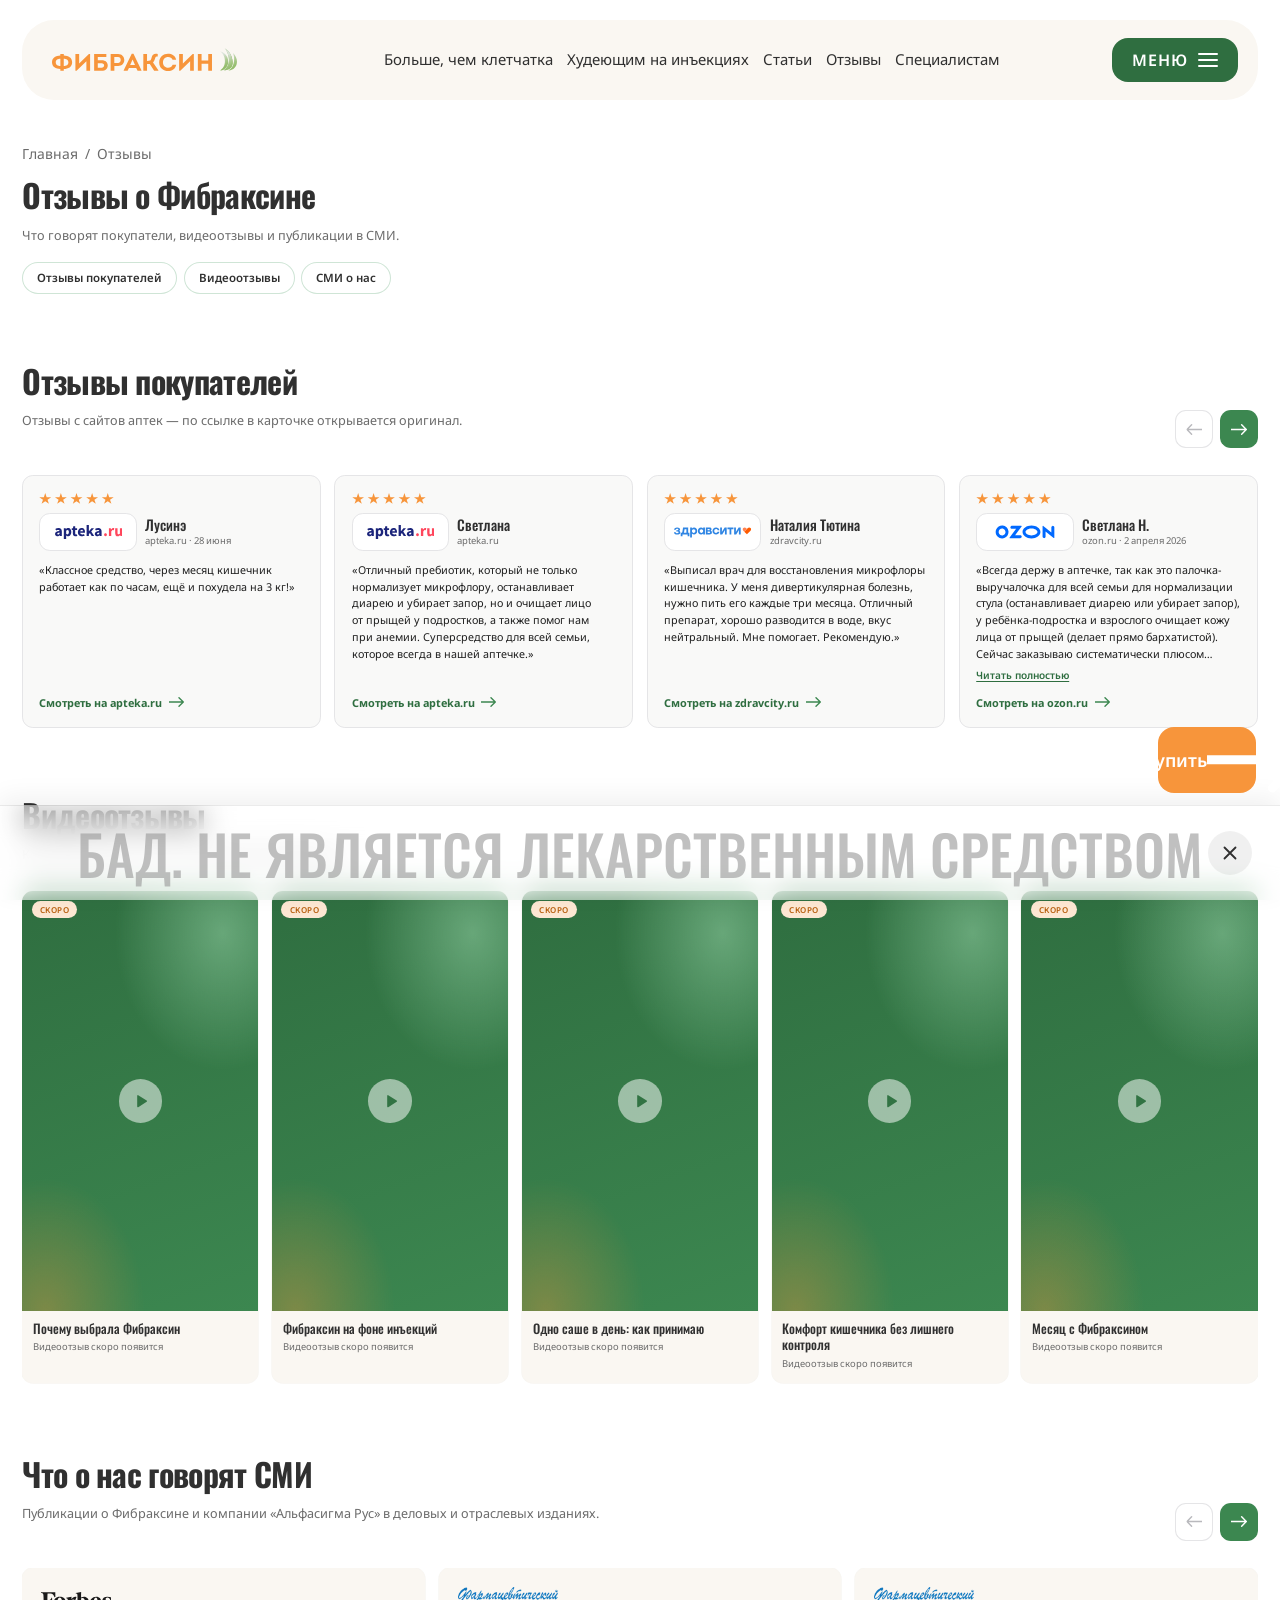
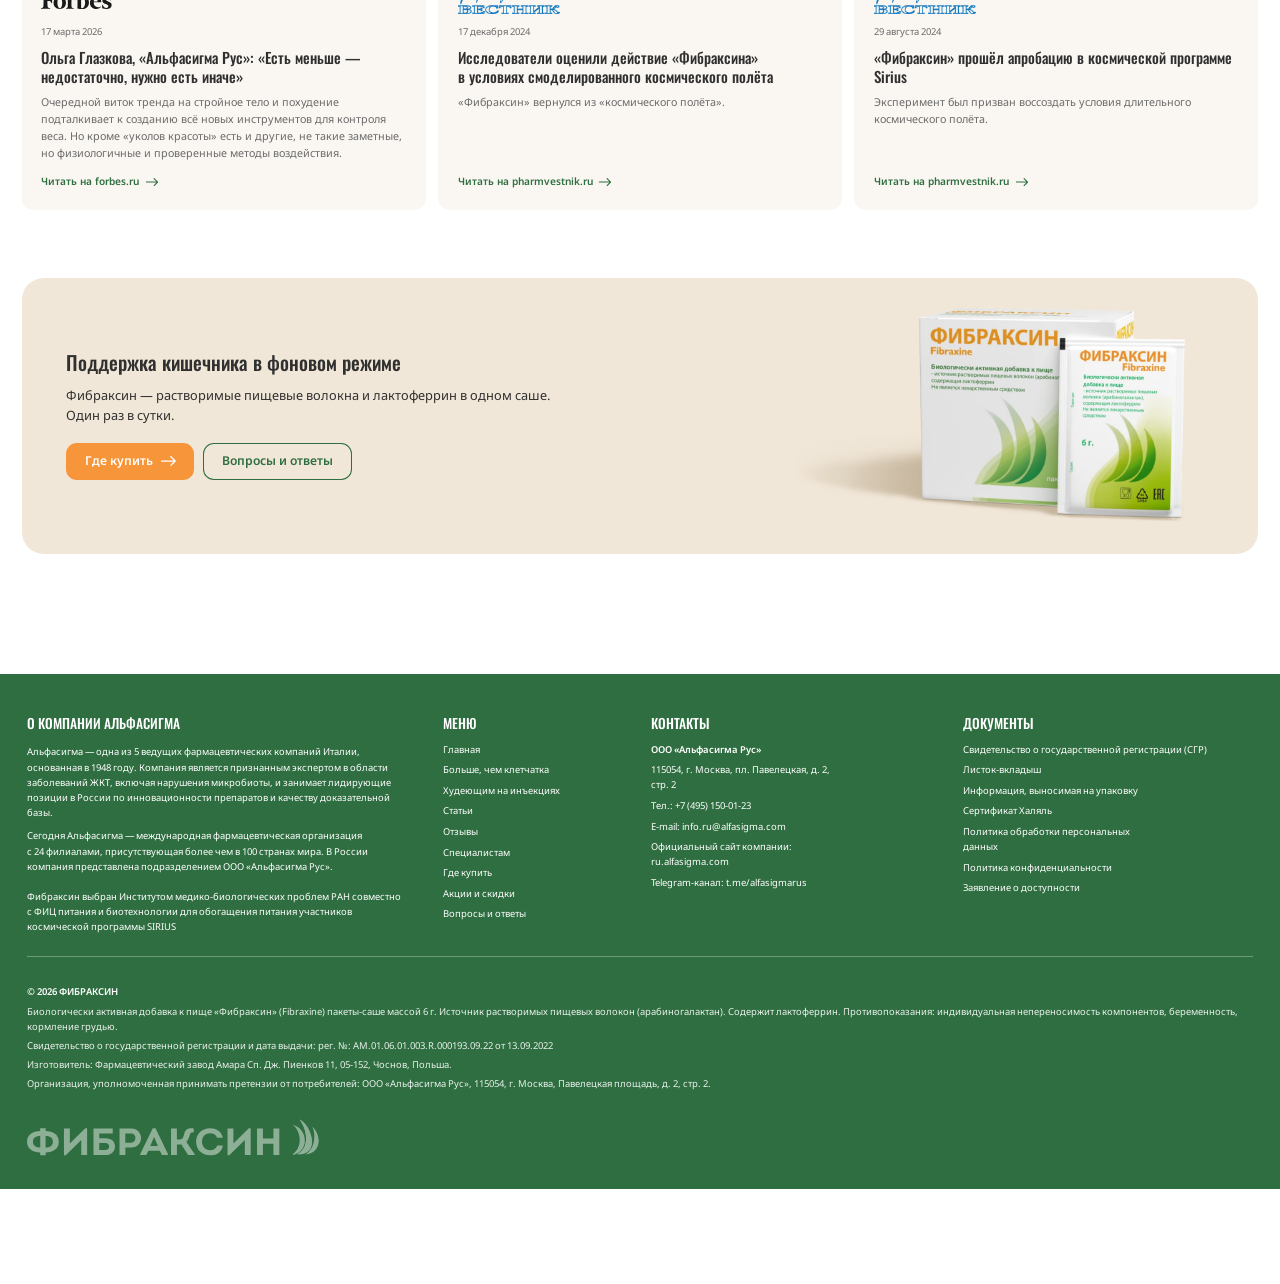
<file: reviews.html>
<!DOCTYPE html>
<html lang="ru">
<head>
<meta charset="utf-8">
<meta name="viewport" content="width=device-width, initial-scale=1">
<title>Отзывы о Фибраксине: покупатели, видеоотзывы и публикации в СМИ</title>
<meta name="description" content="Отзывы покупателей о Фибраксине с сайтов аптек, видеоотзывы и публикации о Фибраксине в СМИ.">
<link rel="canonical" href="https://fibraxine.ru/reviews.html">
<meta name="robots" content="index, follow, max-image-preview:large">
<meta property="og:type" content="website">
<meta property="og:site_name" content="Фибраксин">
<meta property="og:locale" content="ru_RU">
<meta property="og:url" content="https://fibraxine.ru/reviews.html">
<meta property="og:title" content="Отзывы о Фибраксине: покупатели, видеоотзывы и публикации в СМИ">
<meta property="og:description" content="Отзывы покупателей о Фибраксине с сайтов аптек, видеоотзывы и публикации о Фибраксине в СМИ.">
<meta property="og:image" content="https://fibraxine.ru/images/og/og-main.jpg">
<meta property="og:image:width" content="1200">
<meta property="og:image:height" content="630">
<meta property="og:image:alt" content="Отзывы о Фибраксине: покупатели, видеоотзывы и публикации в СМИ">
<meta name="twitter:card" content="summary_large_image">
<meta name="twitter:title" content="Отзывы о Фибраксине: покупатели, видеоотзывы и публикации в СМИ">
<meta name="twitter:description" content="Отзывы покупателей о Фибраксине с сайтов аптек, видеоотзывы и публикации о Фибраксине в СМИ.">
<meta name="twitter:image" content="https://fibraxine.ru/images/og/og-main.jpg">
<script type="application/ld+json">{"@context":"https://schema.org","@graph":[{"@type":"BreadcrumbList","itemListElement":[{"@type":"ListItem","position":1,"name":"Главная","item":"https://fibraxine.ru/"},{"@type":"ListItem","position":2,"name":"Отзывы","item":"https://fibraxine.ru/reviews.html"}]}]}</script>
<link rel="icon" href="favicon.ico" sizes="any">
<link rel="icon" href="favicon.svg" type="image/svg+xml">
<link rel="apple-touch-icon" href="images/apple-touch-icon.png">
<link rel="manifest" href="site.webmanifest">
<meta name="theme-color" content="#2F6E40">
<link rel="stylesheet" href="style.css?v=20261127193822">
<script>(function(){var r=document.documentElement;var s=function(){var w=r.clientWidth||window.innerWidth;r.style.setProperty("--pz",w>=1280?Math.min(w,2560)/1890:1);};s();window.addEventListener("resize",s);})();</script>
</head>
<body>
<div class="wrap page-head">
      <header class="topbar">
        <a class="logo" href="index.html"><img src="images/logo.svg?v=2" alt="Фибраксин" width="320" height="35"></a>
        <nav class="topbar__nav" aria-label="Разделы">
          <a href="index.html#more">Больше, чем&nbsp;клетчатка</a>
          <a href="injections.html" target="_blank" rel="noopener">Худеющим на&nbsp;инъекциях</a>
          <a href="blog.html">Статьи</a>
          <a href="reviews.html">Отзывы</a>
          <a href="specialists.html" target="_blank" rel="noopener">Специалистам</a>
        </nav>
        <div class="topbar__actions">
          <button class="btn btn--sm btn--menu" type="button" aria-expanded="false" aria-controls="menu"><span>МЕНЮ</span><i class="btn__burger" aria-hidden="true"><b></b><b></b><b></b></i></button>
        </div>
      </header>
      <div class="menu" id="menu" hidden>
        <a href="index.html#more">Больше, чем&nbsp;клетчатка</a>
        <a href="injections.html" target="_blank" rel="noopener">Худеющим на&nbsp;инъекциях</a>
        <a href="blog.html">Статьи</a>
        <a href="reviews.html" aria-current="page">Отзывы</a>
        <a href="specialists.html" target="_blank" rel="noopener">Специалистам</a>
        <a href="index.html#buy">Где купить</a>
        <a href="promo.html">Акции и&nbsp;скидки</a>
        <a href="faq.html" target="_blank" rel="noopener">Вопросы и&nbsp;ответы</a>
      </div>
</div>
<main class="page page-blog page-reviews">
  <section class="wrap page-intro">
    <nav class="crumbs" aria-label="Навигация"><a href="index.html">Главная</a><span aria-hidden="true">/</span><span>Отзывы</span></nav>
    <h1 class="h2">Отзывы о&nbsp;Фибраксине</h1>
    <p class="lead">Что говорят покупатели, видеоотзывы и&nbsp;публикации в&nbsp;СМИ.</p>
    <nav class="rv-tabs" aria-label="Разделы страницы">
      <a class="blog-chip" href="#rv-buyers">Отзывы покупателей</a>
      <a class="blog-chip" href="#rv-video">Видеоотзывы</a>
      <a class="blog-chip" href="#rv-media">СМИ о&nbsp;нас</a>
    </nav>
  </section>
  <section class="wrap section rv-sec" id="rv-buyers">
    <div class="sec-head"><h2 class="h2">Отзывы покупателей</h2><div class="sec-head__side sec-head__side--nav"><p class="lead">Отзывы с&nbsp;сайтов аптек&nbsp;— по&nbsp;ссылке в&nbsp;карточке открывается оригинал.</p><div class="arrows" data-slider-nav="rv-buyers"><button type="button" data-dir="-1" aria-label="Назад"><img src="images/nav-prev.svg" alt=""></button><button type="button" data-dir="1" aria-label="Вперёд"><img src="images/nav-next.svg" alt=""></button></div></div></div>
    <div class="slider reviews" data-slider="rv-buyers">
    <article class="review">
      <img class="review__stars" src="images/stars.svg" alt="5 из 5" width="120" height="20">
      <div class="review__top">
        <div class="review__who">
          <span class="review__logo"><img src="images/shops/apteka.ru.svg" alt="" style="--lh:38"></span>
          <div><p class="review__name">Лусинэ</p><p class="review__meta">apteka.ru · 28&nbsp;июня</p></div>
        </div>
      </div>
      <p class="review__text">«Классное средство, через&nbsp;месяц кишечник работает как&nbsp;по&nbsp;часам, ещё и&nbsp;похудела на&nbsp;3&nbsp;кг!»</p>
      <a class="more-link" href="https://apteka.ru/product/fibraksin-6-gr-15-sht-paket-sashe-63490d1dd4290885021cfdc1/" target="_blank" rel="noopener nofollow">Смотреть на&nbsp;apteka.ru <img src="images/link-arrow.svg" alt=""></a>
    </article>
    <article class="review">
      <img class="review__stars" src="images/stars.svg" alt="5 из 5" width="120" height="20">
      <div class="review__top">
        <div class="review__who">
          <span class="review__logo"><img src="images/shops/apteka.ru.svg" alt="" style="--lh:38"></span>
          <div><p class="review__name">Светлана</p><p class="review__meta">apteka.ru</p></div>
        </div>
      </div>
      <p class="review__text">«Отличный пребиотик, который не&nbsp;только нормализует микрофлору, останавливает диарею и&nbsp;убирает запор, но&nbsp;и&nbsp;очищает лицо от&nbsp;прыщей у&nbsp;подростков, а&nbsp;также помог нам при&nbsp;анемии. Суперсредство для&nbsp;всей семьи, которое всегда в&nbsp;нашей аптечке.»</p>
      <a class="more-link" href="https://apteka.ru/product/fibraksin-6-gr-15-sht-paket-sashe-63490d1dd4290885021cfdc1/" target="_blank" rel="noopener nofollow">Смотреть на&nbsp;apteka.ru <img src="images/link-arrow.svg" alt=""></a>
    </article>
    <article class="review">
      <img class="review__stars" src="images/stars.svg" alt="5 из 5" width="120" height="20">
      <div class="review__top">
        <div class="review__who">
          <span class="review__logo"><img src="images/shops/zdravcity.ru.svg" alt="" style="--lh:30"></span>
          <div><p class="review__name">Наталия Тютина</p><p class="review__meta">zdravcity.ru</p></div>
        </div>
      </div>
      <p class="review__text">«Выписал врач для&nbsp;восстановления микрофлоры кишечника. У&nbsp;меня дивертикулярная болезнь, нужно пить его&nbsp;каждые три месяца. Отличный препарат, хорошо разводится в&nbsp;воде, вкус нейтральный. Мне помогает. Рекомендую.»</p>
      <a class="more-link" href="https://zdravcity.ru/p_fibraksin-pak-sashe-6g-n15-bad-0095132.html" target="_blank" rel="noopener nofollow">Смотреть на&nbsp;zdravcity.ru <img src="images/link-arrow.svg" alt=""></a>
    </article>
    <article class="review">
      <img class="review__stars" src="images/stars.svg" alt="5 из 5" width="120" height="20">
      <div class="review__top">
        <div class="review__who">
          <span class="review__logo"><img src="images/shops/ozon.ru.svg" alt="" style="--lh:39"></span>
          <div><p class="review__name">Светлана Н.</p><p class="review__meta">ozon.ru · 2&nbsp;апреля 2026</p></div>
        </div>
      </div>
      <p class="review__text">«Всегда держу в&nbsp;аптечке, так как это палочка-выручалочка для&nbsp;всей семьи для&nbsp;нормализации стула (останавливает диарею или&nbsp;убирает запор), у&nbsp;ребёнка-подростка и&nbsp;взрослого очищает кожу лица от&nbsp;прыщей (делает прямо бархатистой). Сейчас заказываю систематически плюсом для&nbsp;мамы, у&nbsp;которой анемия, для&nbsp;дополнительного комплексного лечения по&nbsp;рекомендациям доктора.»</p>
      <a class="more-link" href="https://ozon.ru/t/1fyeBb2" target="_blank" rel="noopener nofollow">Смотреть на&nbsp;ozon.ru <img src="images/link-arrow.svg" alt=""></a>
    </article>
    <article class="review">
      <img class="review__stars" src="images/stars.svg" alt="5 из 5" width="120" height="20">
      <div class="review__top">
        <div class="review__who">
          <span class="review__logo"><img src="images/shops/apteka.ru.svg" alt="" style="--lh:43"></span>
          <div><p class="review__name">Гость</p><p class="review__meta">apteka.ru · 22&nbsp;октября&nbsp;2026</p></div>
        </div>
      </div>
      <p class="review__text">«Выписали в&nbsp;дополнение к&nbsp;уколам для&nbsp;похудения, чтобы кишечник работал без&nbsp;сбоев. Приятно пить, нет побочек»</p>
      <a class="more-link" href="https://apteka.ru/product/fibraksin-6-gr-15-sht-paket-sashe-63490d1dd4290885021cfdc1/?q=%D1%84%D0%B8%D0%B1%D1%80%D0%B0%D0%BA%D1%81%D0%B8%D0%BD" target="_blank" rel="noopener nofollow">Смотреть на&nbsp;apteka.ru <img src="images/link-arrow.svg" alt=""></a>
    </article>
    <article class="review">
      <img class="review__stars" src="images/stars.svg" alt="5 из 5" width="120" height="20">
      <div class="review__top">
        <div class="review__who">
          <span class="review__logo"><img src="images/shops/asna.ru.svg" alt="" style="--lh:43"></span>
          <div><p class="review__name">Наталия</p><p class="review__meta">asna.ru · 4&nbsp;сентября&nbsp;2026</p></div>
        </div>
      </div>
      <p class="review__text">«Это моя палочка-выручалочка. Начала принимать фибраксин во&nbsp;время терапии на&nbsp;тирзепатиде для&nbsp;улучшения работы кишечника, избавилась от&nbsp;запоров и&nbsp;вздутий.»</p>
      <a class="more-link" href="https://tomsk.asna.ru/cards/fibraksin_pakety-sashe_6g_n15_amara_fz.html#feedBack" target="_blank" rel="noopener nofollow">Смотреть на&nbsp;asna.ru <img src="images/link-arrow.svg" alt=""></a>
    </article>
    <article class="review">
      <img class="review__stars" src="images/stars.svg" alt="5 из 5" width="120" height="20">
      <div class="review__top">
        <div class="review__who">
          <span class="review__logo"><img src="images/shops/megapteka.ru.svg" alt="" style="--lh:52"></span>
          <div><p class="review__name">Аноним</p><p class="review__meta">megapteka.ru · 30&nbsp;сентября&nbsp;2026</p></div>
        </div>
      </div>
      <p class="review__text">«Наладил работу кишечника при&nbsp;снижении веса с&nbsp;помощью семаглутида. Удобный прием 1&nbsp;раз в&nbsp;день, можно брать с&nbsp;собой на&nbsp;работу или&nbsp;в&nbsp;поездки.»</p>
      <a class="more-link" href="https://megapteka.ru/tomsk/catalog/zabolevaniya-zhkt-52/fibraksin-6g-paket-sashe-4502425" target="_blank" rel="noopener nofollow">Смотреть на&nbsp;megapteka.ru <img src="images/link-arrow.svg" alt=""></a>
    </article>
    <article class="review">
      <img class="review__stars" src="images/stars.svg" alt="5 из 5" width="120" height="20">
      <div class="review__top">
        <div class="review__who">
          <span class="review__logo"><img src="images/shops/uteka.ru.svg" alt="" style="--lh:43"></span>
          <div><p class="review__name">Гость</p><p class="review__meta">uteka.ru · 8&nbsp;сентября&nbsp;2026</p></div>
        </div>
      </div>
      <p class="review__text">«Фибраксин рекомендовала мне эндокринолог когда назначила тирзепатид для&nbsp;снижения веса, чтобы не&nbsp;возникло проблем с&nbsp;ЖКТ. И&nbsp;они у&nbsp;меня действительно не&nbsp;возникли. Пью фибраксин уже пятый месяц, кишечник работает как&nbsp;часы. Развожу его в&nbsp;кефире и&nbsp;пью перед сном.»</p>
      <a class="more-link" href="https://tula.uteka.ru/bad/bad-dlya-pishhevareniya/fibraksin/reviews/?sortKey=sort-date&amp;sortDirection=desc" target="_blank" rel="noopener nofollow">Смотреть на&nbsp;uteka.ru <img src="images/link-arrow.svg" alt=""></a>
    </article>
    <article class="review">
      <img class="review__stars" src="images/stars.svg" alt="5 из 5" width="120" height="20">
      <div class="review__top">
        <div class="review__who">
          <span class="review__logo"><img src="images/shops/zdravcity.ru.svg" alt="" style="--lh:30"></span>
          <div><p class="review__name">Светлана</p><p class="review__meta">zdravcity.ru · 6&nbsp;октября&nbsp;2026</p></div>
        </div>
      </div>
      <p class="review__text">«Принимала фибраксин когда была на&nbsp;уколах для&nbsp;похудения. В&nbsp;первый месяц кишечник вел себя неадекватно, хотела уже прекращать уколы, но&nbsp;эндокринолог посоветовал фибраксин. За&nbsp;чуть больше недели все пришло в&nbsp;норму, пью его до&nbsp;сих пор.»</p>
      <a class="more-link" href="https://zdravcity.ru/p_fibraksin-pak-sashe-6g-n15-bad-0095132/r_rostov/" target="_blank" rel="noopener nofollow">Смотреть на&nbsp;zdravcity.ru <img src="images/link-arrow.svg" alt=""></a>
    </article>
    </div>
  </section>
  <section class="wrap section rv-sec" id="rv-video">
    <div class="sec-head"><h2 class="h2">Видеоотзывы</h2><div class="sec-head__side sec-head__side--nav"><p class="lead">Короткие ролики от&nbsp;тех, кто&nbsp;принимает Фибраксин.</p><div class="arrows" data-slider-nav="rv-video"><button type="button" data-dir="-1" aria-label="Назад"><img src="images/nav-prev.svg" alt=""></button><button type="button" data-dir="1" aria-label="Вперёд"><img src="images/nav-next.svg" alt=""></button></div></div></div>
    <div class="slider rv-videos" data-slider="rv-video">
      <div class="rv-video rv-video--stub"><span class="rv-video__pic" aria-hidden="true"><span class="rv-video__soon">Скоро</span><span class="spec-video__play"><svg viewBox="0 0 24 24" aria-hidden="true"><path d="M8.5 5.6v12.8a.8.8 0 0 0 1.2.7l10-6.4a.8.8 0 0 0 0-1.4l-10-6.4a.8.8 0 0 0-1.2.7z" fill="currentColor"/></svg></span></span><span class="rv-video__body"><span class="rv-video__name">Почему выбрала Фибраксин</span><span class="rv-video__cap">Видеоотзыв скоро появится</span></span></div>
      <div class="rv-video rv-video--stub"><span class="rv-video__pic" aria-hidden="true"><span class="rv-video__soon">Скоро</span><span class="spec-video__play"><svg viewBox="0 0 24 24" aria-hidden="true"><path d="M8.5 5.6v12.8a.8.8 0 0 0 1.2.7l10-6.4a.8.8 0 0 0 0-1.4l-10-6.4a.8.8 0 0 0-1.2.7z" fill="currentColor"/></svg></span></span><span class="rv-video__body"><span class="rv-video__name">Фибраксин на&nbsp;фоне инъекций</span><span class="rv-video__cap">Видеоотзыв скоро появится</span></span></div>
      <div class="rv-video rv-video--stub"><span class="rv-video__pic" aria-hidden="true"><span class="rv-video__soon">Скоро</span><span class="spec-video__play"><svg viewBox="0 0 24 24" aria-hidden="true"><path d="M8.5 5.6v12.8a.8.8 0 0 0 1.2.7l10-6.4a.8.8 0 0 0 0-1.4l-10-6.4a.8.8 0 0 0-1.2.7z" fill="currentColor"/></svg></span></span><span class="rv-video__body"><span class="rv-video__name">Одно саше в&nbsp;день: как&nbsp;принимаю</span><span class="rv-video__cap">Видеоотзыв скоро появится</span></span></div>
      <div class="rv-video rv-video--stub"><span class="rv-video__pic" aria-hidden="true"><span class="rv-video__soon">Скоро</span><span class="spec-video__play"><svg viewBox="0 0 24 24" aria-hidden="true"><path d="M8.5 5.6v12.8a.8.8 0 0 0 1.2.7l10-6.4a.8.8 0 0 0 0-1.4l-10-6.4a.8.8 0 0 0-1.2.7z" fill="currentColor"/></svg></span></span><span class="rv-video__body"><span class="rv-video__name">Комфорт кишечника без&nbsp;лишнего контроля</span><span class="rv-video__cap">Видеоотзыв скоро появится</span></span></div>
      <div class="rv-video rv-video--stub"><span class="rv-video__pic" aria-hidden="true"><span class="rv-video__soon">Скоро</span><span class="spec-video__play"><svg viewBox="0 0 24 24" aria-hidden="true"><path d="M8.5 5.6v12.8a.8.8 0 0 0 1.2.7l10-6.4a.8.8 0 0 0 0-1.4l-10-6.4a.8.8 0 0 0-1.2.7z" fill="currentColor"/></svg></span></span><span class="rv-video__body"><span class="rv-video__name">Месяц с&nbsp;Фибраксином</span><span class="rv-video__cap">Видеоотзыв скоро появится</span></span></div>
    </div>
  </section>
  <section class="wrap section rv-sec" id="rv-media">
    <div class="sec-head"><h2 class="h2">Что о&nbsp;нас говорят СМИ</h2><div class="sec-head__side sec-head__side--nav"><p class="lead">Публикации о&nbsp;Фибраксине и&nbsp;компании «Альфасигма Рус» в&nbsp;деловых и&nbsp;отраслевых изданиях.</p><div class="arrows" data-slider-nav="rv-media"><button type="button" data-dir="-1" aria-label="Назад"><img src="images/nav-prev.svg" alt=""></button><button type="button" data-dir="1" aria-label="Вперёд"><img src="images/nav-next.svg" alt=""></button></div></div></div>
    <div class="slider rv-press-list" data-slider="rv-media">
      <a class="rv-press" href="https://www.forbes.ru/healthcare/557289-ol-ga-glazkova-al-fasigma-rus-est-men-se-nedostatocno-nuzno-est-inace?erid=F7NfYUJCUneTVSw3gVcV" target="_blank" rel="noopener"><span class="rv-press__src"><img src="images/press/forbes.svg" alt="Forbes" width="64" height="16" style="--h:26px" loading="lazy"></span><time class="rv-press__date" datetime="2026-03-17">17&nbsp;марта 2026</time><h3 class="rv-press__title">Ольга Глазкова, «Альфасигма Рус»: «Есть меньше&nbsp;— недостаточно, нужно есть иначе»</h3><p class="rv-press__lead">Очередной виток тренда на&nbsp;стройное тело и&nbsp;похудение подталкивает к&nbsp;созданию всё новых инструментов для&nbsp;контроля веса. Но&nbsp;кроме «уколов красоты» есть и&nbsp;другие, не&nbsp;такие заметные, но&nbsp;физиологичные и&nbsp;проверенные методы воздействия.</p><span class="rv-press__more">Читать на&nbsp;forbes.ru<svg viewBox="0 0 22 14.73" aria-hidden="true"><path d="M21.7 8.07a1 1 0 0 0 0-1.41L15.34.29a1 1 0 1 0-1.41 1.42l5.66 5.65-5.66 5.66a1 1 0 0 0 1.41 1.41zM0 8.36h21v-2H0z" fill="currentColor"/></svg></span></a>
      <a class="rv-press" href="https://pharmvestnik.ru/content/articles/Issledovateli-ocenili-deistvie-Fibraksina-v-usloviyah-smodelirovannogo-kosmicheskogo-poleta.html" target="_blank" rel="noopener"><span class="rv-press__src"><img src="images/press/pharmvestnik.webp" alt="Фармацевтический вестник" width="451" height="120" loading="lazy"></span><time class="rv-press__date" datetime="2024-12-17">17&nbsp;декабря 2024</time><h3 class="rv-press__title">Исследователи оценили действие «Фибраксина» в&nbsp;условиях смоделированного космического полёта</h3><p class="rv-press__lead">«Фибраксин» вернулся из&nbsp;«космического полёта».</p><span class="rv-press__more">Читать на&nbsp;pharmvestnik.ru<svg viewBox="0 0 22 14.73" aria-hidden="true"><path d="M21.7 8.07a1 1 0 0 0 0-1.41L15.34.29a1 1 0 1 0-1.41 1.42l5.66 5.65-5.66 5.66a1 1 0 0 0 1.41 1.41zM0 8.36h21v-2H0z" fill="currentColor"/></svg></span></a>
      <a class="rv-press" href="https://pharmvestnik.ru/content/news/Fibraksin-proshel-aprobaciu-v-kosmicheskoi-programme-Sirius.html" target="_blank" rel="noopener"><span class="rv-press__src"><img src="images/press/pharmvestnik.webp" alt="Фармацевтический вестник" width="451" height="120" loading="lazy"></span><time class="rv-press__date" datetime="2024-08-29">29&nbsp;августа 2024</time><h3 class="rv-press__title">«Фибраксин» прошёл апробацию в&nbsp;космической программе Sirius</h3><p class="rv-press__lead">Эксперимент был призван воссоздать условия длительного космического полёта.</p><span class="rv-press__more">Читать на&nbsp;pharmvestnik.ru<svg viewBox="0 0 22 14.73" aria-hidden="true"><path d="M21.7 8.07a1 1 0 0 0 0-1.41L15.34.29a1 1 0 1 0-1.41 1.42l5.66 5.65-5.66 5.66a1 1 0 0 0 1.41 1.41zM0 8.36h21v-2H0z" fill="currentColor"/></svg></span></a>
      <a class="rv-press" href="https://pharmvestnik.ru/content/news/V-Alfasigma-Rus-rasskazali-ob-uchastii-prebiotika-kompanii-v-kosmicheskom-proekte-Sirius-23.html" target="_blank" rel="noopener"><span class="rv-press__src"><img src="images/press/pharmvestnik.webp" alt="Фармацевтический вестник" width="451" height="120" loading="lazy"></span><time class="rv-press__date" datetime="2024-06-11">11&nbsp;июня 2024</time><h3 class="rv-press__title">В&nbsp;«Альфасигма Рус» рассказали об&nbsp;участии пребиотика компании в&nbsp;космическом проекте Sirius-23</h3><p class="rv-press__lead">Он&nbsp;дополняет питание участников эксперимента, воссоздающего условия космического полёта.</p><span class="rv-press__more">Читать на&nbsp;pharmvestnik.ru<svg viewBox="0 0 22 14.73" aria-hidden="true"><path d="M21.7 8.07a1 1 0 0 0 0-1.41L15.34.29a1 1 0 1 0-1.41 1.42l5.66 5.65-5.66 5.66a1 1 0 0 0 1.41 1.41zM0 8.36h21v-2H0z" fill="currentColor"/></svg></span></a>
      <a class="rv-press" href="https://pharmvestnik.ru/content/news/Alfasigma-Rus-prinimaet-uchastie-v-mejdunarodnom-proekte-Sirius-23.html" target="_blank" rel="noopener"><span class="rv-press__src"><img src="images/press/pharmvestnik.webp" alt="Фармацевтический вестник" width="451" height="120" loading="lazy"></span><time class="rv-press__date" datetime="2023-12-06">6&nbsp;декабря 2023</time><h3 class="rv-press__title">«Альфасигма Рус» принимает участие в&nbsp;международном проекте Sirius-23</h3><p class="rv-press__lead">Эксперимент, призванный воссоздать условия космического полёта, продлится 365&nbsp;дней.</p><span class="rv-press__more">Читать на&nbsp;pharmvestnik.ru<svg viewBox="0 0 22 14.73" aria-hidden="true"><path d="M21.7 8.07a1 1 0 0 0 0-1.41L15.34.29a1 1 0 1 0-1.41 1.42l5.66 5.65-5.66 5.66a1 1 0 0 0 1.41 1.41zM0 8.36h21v-2H0z" fill="currentColor"/></svg></span></a>
    </div>
  </section>
  <section class="wrap blog-cta-wrap">
    <div class="blog-cta">
      <div class="blog-cta__txt">
        <h2 class="h3 h3--dark">Поддержка кишечника в&nbsp;фоновом режиме</h2>
        <p>Фибраксин&nbsp;— растворимые пищевые волокна и&nbsp;лактоферрин в&nbsp;одном&nbsp;саше.<br>Один раз в&nbsp;сутки.</p>
        <div class="blog-cta__actions">
          <a class="btn" href="index.html#buy">Где купить<svg class="btn__arrow" viewBox="0 0 22 14.73" aria-hidden="true"><path d="M21.7 8.07a1 1 0 0 0 0-1.41L15.34.29a1 1 0 1 0-1.41 1.42l5.66 5.65-5.66 5.66a1 1 0 0 0 1.41 1.41zM0 8.36h21v-2H0z" fill="currentColor"/></svg></a>
          <a class="btn btn--line" href="faq.html">Вопросы и&nbsp;ответы</a>
        </div>
      </div>
      <picture class="blog-cta__pack"><img src="images/blog/cta-pack.webp" alt="Упаковка и саше Фибраксина" width="1400" height="772" loading="lazy"></picture>
    </div>
  </section>
</main>
<footer class="footer">
  <div class="footer__inner">
    <div class="footer__grid">
      <div class="footer__about">
        <h4>О&nbsp;КОМПАНИИ АЛЬФАСИГМА</h4>
        <p>Альфасигма&nbsp;— одна из&nbsp;5&nbsp;ведущих фармацевтических компаний Италии, основанная в&nbsp;1948&nbsp;году. Компания является признанным экспертом в&nbsp;области заболеваний ЖКТ, включая нарушения микробиоты, и&nbsp;занимает лидирующие позиции в&nbsp;России по&nbsp;инновационности препаратов и&nbsp;качеству доказательной базы.</p>
        <p>Сегодня Альфасигма&nbsp;— международная фармацевтическая организация с&nbsp;24&nbsp;филиалами, присутствующая более чем&nbsp;в&nbsp;100&nbsp;странах мира. В&nbsp;России компания представлена подразделением ООО «Альфасигма Рус».<br><br>Фибраксин выбран Институтом медико-биологических проблем РАН совместно с&nbsp;ФИЦ питания и&nbsp;биотехнологии для&nbsp;обогащения питания участников космической программы SIRIUS</p>
      </div>
      <nav class="footer__menu" aria-label="Меню">
        <h4>МЕНЮ</h4>
        <a href="index.html">Главная</a>
        <a href="index.html#more">Больше, чем&nbsp;клетчатка</a>
        <a href="injections.html" target="_blank" rel="noopener">Худеющим на&nbsp;инъекциях</a>
        <a href="blog.html">Статьи</a>
        <a href="reviews.html">Отзывы</a>
        <a href="specialists.html" target="_blank" rel="noopener">Специалистам</a>
        <a href="index.html#buy">Где купить</a>
        <a href="promo.html" aria-current="page">Акции и&nbsp;скидки</a>
        <a href="faq.html" target="_blank" rel="noopener">Вопросы и&nbsp;ответы</a>
      </nav>
      <div class="footer__contacts">
        <h4>КОНТАКТЫ</h4>
        <p><b>ООО «Альфасигма Рус»</b></p>
        <p>115054, г. Москва, пл. Павелецкая, д. 2,<br>стр. 2</p>
        <p>Тел.: <a href="tel:+74951500123">+7 (495) 150-01-23</a></p>
        <p>E-mail: <a href="mailto:info.ru@alfasigma.com">info.ru@alfasigma.com</a></p>
        <p>Официальный сайт компании:<br><a href="https://ru.alfasigma.com" target="_blank" rel="noopener">ru.alfasigma.com</a></p>
        <p>Telegram-канал: <a href="https://t.me/alfasigmarus" target="_blank" rel="noopener">t.me/alfasigmarus</a></p>
      </div>
      <div class="footer__docs">
        <h4>ДОКУМЕНТЫ</h4>
        <a>Свидетельство о&nbsp;государственной регистрации (СГР)</a>
        <a href="documents/ulotka_11022022_DRUK.pdf" target="_blank" rel="noopener">Листок-вкладыш</a>
        <a href="documents/Fibraxine_upakovka.pdf" target="_blank" rel="noopener">Информация, выносимая на&nbsp;упаковку</a>
        <a href="documents/Halal_Certificate_Fibraxine.pdf" target="_blank" rel="noopener">Сертификат Халяль</a>
        <a>Политика обработки персональных<br>данных</a>
        <a>Политика конфиденциальности</a>
        <a>Заявление о&nbsp;доступности</a>
      </div>
    </div>
    <div class="footer__legal">
      <p><b>© 2026&nbsp;ФИБРАКСИН</b></p>
      <p>Биологически активная добавка к&nbsp;пище «Фибраксин» (Fibraxine) пакеты-саше массой 6&nbsp;г. Источник растворимых пищевых волокон (арабиногалактан). Содержит лактоферрин. Противопоказания: индивидуальная непереносимость компонентов, беременность, кормление грудью.</p>
      <p>Свидетельство о&nbsp;государственной регистрации и&nbsp;дата выдачи: рег. №: АМ.01.06.01.003.R.000193.09.22&nbsp;от&nbsp;13.09.2022</p>
      <p>Изготовитель: Фармацевтический завод Амара Сп. Дж. Пиенков 11, 05-152, Чоснов, Польша.</p>
      <p>Организация, уполномоченная принимать претензии от&nbsp;потребителей: ООО «Альфасигма Рус», 115054, г. Москва, Павелецкая площадь, д. 2, стр. 2.</p>
    </div>
    <div class="footer__bottom">
      <div class="footer__logo" aria-hidden="true"><img class="logo--mono" src="images/logo.svg?v=2" alt="" width="320" height="35"></div>
    </div>
  </div>
</footer>
<a class="btn buy-float" href="index.html#buy">Где купить<svg class="btn__arrow" viewBox="0 0 22 14.73" aria-hidden="true"><path d="M21.7 8.07a1 1 0 0 0 0-1.41L15.34.29a1 1 0 1 0-1.41 1.42l5.66 5.65-5.66 5.66a1 1 0 0 0 1.41 1.41zM0 8.36h21v-2H0z" fill="currentColor"/></svg></a>
<div class="warnbar" id="warnbar">
  <div class="warnbar__inner">
    <p><span>БАД. НЕ&nbsp;ЯВЛЯЕТСЯ ЛЕКАРСТВЕННЫМ СРЕДСТВОМ</span></p>
    <button type="button" class="warnbar__close" aria-label="Закрыть предупреждение"><svg viewBox="0 0 24 24" aria-hidden="true"><path d="M6 6l12 12M18 6L6 18" fill="none" stroke="currentColor" stroke-width="2" stroke-linecap="round"/></svg></button>
  </div>
</div>
<script src="scripts.js?v=20261111143300"></script>
</body>
</html>
</file>
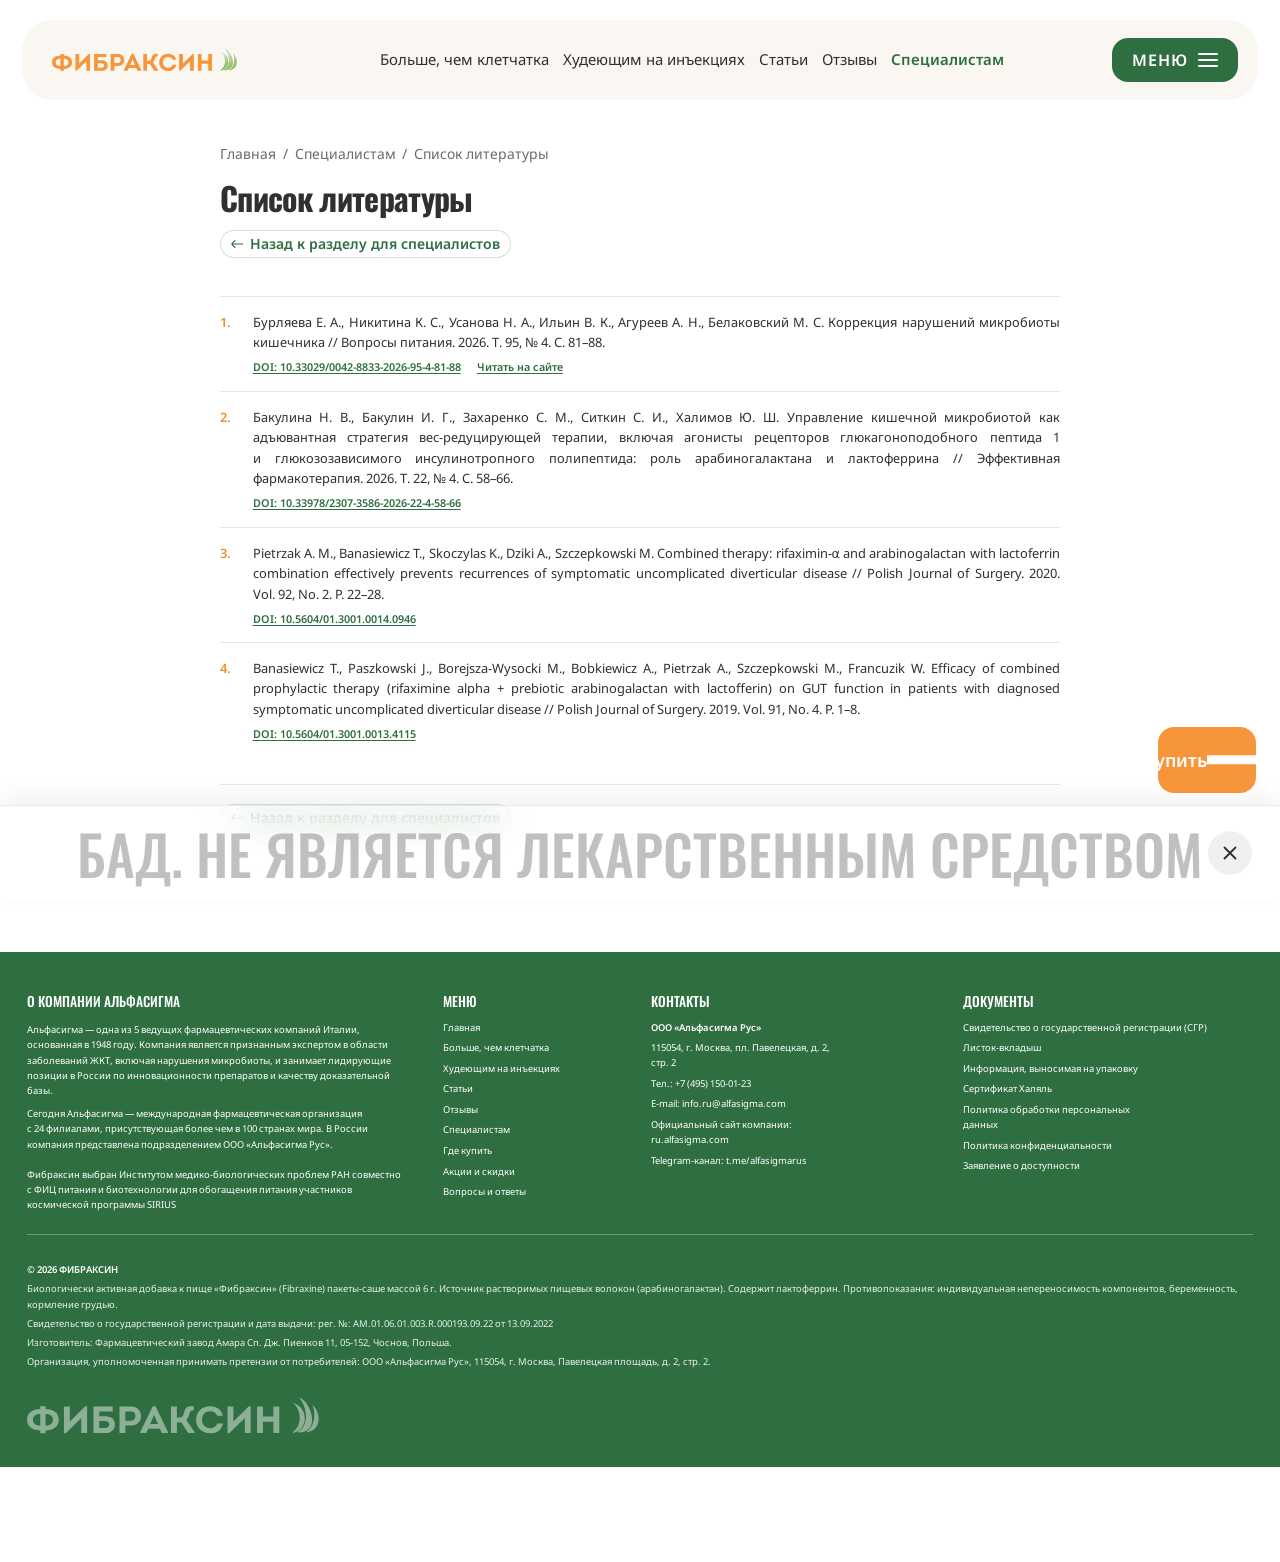
<file: specialists-literature.html>
<!DOCTYPE html>
<html lang="ru">
<head>
<meta charset="utf-8">
<meta name="viewport" content="width=device-width, initial-scale=1">
<title>Список литературы — Фибраксин</title>
<meta name="description" content="Список литературы для специалистов: публикации в научно-медицинских журналах об арабиногалактане и лактоферрине.">
<link rel="canonical" href="https://fibraxine.ru/specialists-literature.html">
<meta name="robots" content="index, follow, max-image-preview:large">
<meta property="og:type" content="website">
<meta property="og:site_name" content="Фибраксин">
<meta property="og:locale" content="ru_RU">
<meta property="og:url" content="https://fibraxine.ru/specialists-literature.html">
<meta property="og:title" content="Список литературы — Фибраксин">
<meta property="og:description" content="Список литературы для специалистов: публикации в научно-медицинских журналах об арабиногалактане и лактоферрине.">
<meta property="og:image" content="https://fibraxine.ru/images/og/og-main.jpg">
<meta property="og:image:width" content="1200">
<meta property="og:image:height" content="630">
<meta property="og:image:alt" content="Список литературы — Фибраксин">
<meta name="twitter:card" content="summary_large_image">
<meta name="twitter:title" content="Список литературы — Фибраксин">
<meta name="twitter:description" content="Список литературы для специалистов: публикации в научно-медицинских журналах об арабиногалактане и лактоферрине.">
<meta name="twitter:image" content="https://fibraxine.ru/images/og/og-main.jpg">
<script type="application/ld+json">{"@context":"https://schema.org","@graph":[{"@type":"BreadcrumbList","itemListElement":[{"@type":"ListItem","position":1,"name":"Главная","item":"https://fibraxine.ru/"},{"@type":"ListItem","position":2,"name":"Специалистам","item":"https://fibraxine.ru/specialists.html"},{"@type":"ListItem","position":3,"name":"Список литературы","item":"https://fibraxine.ru/specialists-literature.html"}]}]}</script>
<link rel="icon" href="favicon.ico" sizes="any">
<link rel="icon" href="favicon.svg" type="image/svg+xml">
<link rel="apple-touch-icon" href="images/apple-touch-icon.png">
<link rel="manifest" href="site.webmanifest">
<meta name="theme-color" content="#2F6E40">
<link rel="stylesheet" href="style.css?v=20261127193822">
<script>(function(){var r=document.documentElement;var s=function(){var w=r.clientWidth||window.innerWidth;r.style.setProperty("--pz",w>=1280?Math.min(w,2560)/1890:1);};s();window.addEventListener("resize",s);})();</script>
</head>
<body>
<div class="wrap page-head">
      <header class="topbar">
        <a class="logo" href="index.html"><img src="images/logo.svg?v=2" alt="Фибраксин" width="320" height="35"></a>
        <nav class="topbar__nav" aria-label="Разделы">
          <a href="index.html#more">Больше, чем&nbsp;клетчатка</a>
          <a href="injections.html" target="_blank" rel="noopener">Худеющим на&nbsp;инъекциях</a>
          <a href="blog.html" target="_blank" rel="noopener">Статьи</a>
          <a href="reviews.html">Отзывы</a>
          <a href="specialists.html" aria-current="true">Специалистам</a>
        </nav>
        <div class="topbar__actions">
          <button class="btn btn--sm btn--menu" type="button" aria-expanded="false" aria-controls="menu"><span>МЕНЮ</span><i class="btn__burger" aria-hidden="true"><b></b><b></b><b></b></i></button>
        </div>
      </header>
      <div class="menu" id="menu" hidden>
        <a href="index.html#more">Больше, чем&nbsp;клетчатка</a>
        <a href="injections.html" target="_blank" rel="noopener">Худеющим на&nbsp;инъекциях</a>
        <a href="blog.html" target="_blank" rel="noopener">Статьи</a>
        <a href="reviews.html">Отзывы</a>
        <a href="specialists.html" aria-current="true">Специалистам</a>
        <a href="index.html#buy">Где купить</a>
        <a href="promo.html">Акции и&nbsp;скидки</a>
        <a href="faq.html" target="_blank" rel="noopener">Вопросы и&nbsp;ответы</a>
      </div>
</div>
<main class="page page-article">
  <section class="wrap article-head">
    <nav class="crumbs" aria-label="Навигация"><a href="index.html">Главная</a><span aria-hidden="true">/</span><a href="specialists.html">Специалистам</a><span aria-hidden="true">/</span><span aria-current="page">Список литературы</span></nav>
    <h1 class="h2">Список литературы</h1>
    <div class="article-head__meta"><a class="article-head__all" href="specialists.html"><svg viewBox="0 0 22 14.73" aria-hidden="true"><path d="M21.7 8.07a1 1 0 0 0 0-1.41L15.34.29a1 1 0 1 0-1.41 1.42l5.66 5.65-5.66 5.66a1 1 0 0 0 1.41 1.41zM0 8.36h21v-2H0z" fill="currentColor"/></svg>Назад к&nbsp;разделу для&nbsp;специалистов</a></div>
  </section>
  <section class="wrap article-wrap">
    <div class="article__body">
      <ol class="lit-list">
<li class="lit-list__item" id="ref-1"><span class="lit-list__n">1.</span><div><p>Бурляева Е.&nbsp;А., Никитина К.&nbsp;С., Усанова Н.&nbsp;А., Ильин В.&nbsp;К., Агуреев А.&nbsp;Н., Белаковский М.&nbsp;С. Коррекция нарушений микробиоты кишечника // Вопросы питания. 2026. Т.&nbsp;95, №&nbsp;4. С.&nbsp;81–88.</p><p class="lit-list__links"><a href="https://doi.org/10.33029/0042-8833-2026-95-4-81-88" target="_blank" rel="noopener nofollow">DOI: 10.33029/0042-8833-2026-95-4-81-88</a><a href="documents/statya-sirius-burlyaeva-2026.pdf" target="_blank" rel="noopener">Читать на&nbsp;сайте</a></p></div></li>
<li class="lit-list__item" id="ref-2"><span class="lit-list__n">2.</span><div><p>Бакулина Н.&nbsp;В., Бакулин И.&nbsp;Г., Захаренко С.&nbsp;М., Ситкин С.&nbsp;И., Халимов Ю.&nbsp;Ш. Управление кишечной микробиотой как адъювантная стратегия вес-редуцирующей терапии, включая агонисты рецепторов глюкагоноподобного пептида&nbsp;1 и&nbsp;глюкозозависимого инсулинотропного полипептида: роль арабиногалактана и&nbsp;лактоферрина // Эффективная фармакотерапия. 2026. Т.&nbsp;22, №&nbsp;4. С.&nbsp;58–66.</p><p class="lit-list__links"><a href="https://doi.org/10.33978/2307-3586-2026-22-4-58-66" target="_blank" rel="noopener nofollow">DOI: 10.33978/2307-3586-2026-22-4-58-66</a></p></div></li>
<li class="lit-list__item" id="ref-3"><span class="lit-list__n">3.</span><div><p>Pietrzak A.&nbsp;M., Banasiewicz T., Skoczylas K., Dziki A., Szczepkowski M. Combined therapy: rifaximin-α and arabinogalactan with lactoferrin combination effectively prevents recurrences of symptomatic uncomplicated diverticular disease // Polish Journal of Surgery. 2020. Vol.&nbsp;92, No.&nbsp;2. P.&nbsp;22–28.</p><p class="lit-list__links"><a href="https://doi.org/10.5604/01.3001.0014.0946" target="_blank" rel="noopener nofollow">DOI: 10.5604/01.3001.0014.0946</a></p></div></li>
<li class="lit-list__item" id="ref-4"><span class="lit-list__n">4.</span><div><p>Banasiewicz T., Paszkowski J., Borejsza-Wysocki M., Bobkiewicz A., Pietrzak A., Szczepkowski M., Francuzik W. Efficacy of combined prophylactic therapy (rifaximine alpha + prebiotic arabinogalactan with lactofferin) on GUT function in patients with diagnosed symptomatic uncomplicated diverticular disease // Polish Journal of Surgery. 2019. Vol.&nbsp;91, No.&nbsp;4. P.&nbsp;1–8.</p><p class="lit-list__links"><a href="https://doi.org/10.5604/01.3001.0013.4115" target="_blank" rel="noopener nofollow">DOI: 10.5604/01.3001.0013.4115</a></p></div></li>
      </ol>
      <div class="article__end"><a class="article-head__all" href="specialists.html"><svg viewBox="0 0 22 14.73" aria-hidden="true"><path d="M21.7 8.07a1 1 0 0 0 0-1.41L15.34.29a1 1 0 1 0-1.41 1.42l5.66 5.65-5.66 5.66a1 1 0 0 0 1.41 1.41zM0 8.36h21v-2H0z" fill="currentColor"/></svg>Назад к&nbsp;разделу для&nbsp;специалистов</a></div>
    </div>
  </section>
</main>
<footer class="footer">
  <div class="footer__inner">
    <div class="footer__grid">
      <div class="footer__about">
        <h4>О&nbsp;КОМПАНИИ АЛЬФАСИГМА</h4>
        <p>Альфасигма&nbsp;— одна из&nbsp;5&nbsp;ведущих фармацевтических компаний Италии, основанная в&nbsp;1948&nbsp;году. Компания является признанным экспертом в&nbsp;области заболеваний ЖКТ, включая нарушения микробиоты, и&nbsp;занимает лидирующие позиции в&nbsp;России по&nbsp;инновационности препаратов и&nbsp;качеству доказательной базы.</p>
        <p>Сегодня Альфасигма&nbsp;— международная фармацевтическая организация с&nbsp;24&nbsp;филиалами, присутствующая более чем&nbsp;в&nbsp;100&nbsp;странах мира. В&nbsp;России компания представлена подразделением ООО «Альфасигма Рус».<br><br>Фибраксин выбран Институтом медико-биологических проблем РАН совместно с&nbsp;ФИЦ питания и&nbsp;биотехнологии для&nbsp;обогащения питания участников космической программы SIRIUS</p>
      </div>
      <nav class="footer__menu" aria-label="Меню">
        <h4>МЕНЮ</h4>
        <a href="index.html">Главная</a>
        <a href="index.html#more">Больше, чем&nbsp;клетчатка</a>
        <a href="injections.html" target="_blank" rel="noopener">Худеющим на&nbsp;инъекциях</a>
        <a href="blog.html">Статьи</a>
        <a href="reviews.html">Отзывы</a>
        <a href="specialists.html" target="_blank" rel="noopener">Специалистам</a>
        <a href="index.html#buy">Где купить</a>
        <a href="promo.html">Акции и&nbsp;скидки</a>
        <a href="faq.html" target="_blank" rel="noopener">Вопросы и&nbsp;ответы</a>
      </nav>
      <div class="footer__contacts">
        <h4>КОНТАКТЫ</h4>
        <p><b>ООО «Альфасигма Рус»</b></p>
        <p>115054, г. Москва, пл. Павелецкая, д. 2,<br>стр. 2</p>
        <p>Тел.: <a href="tel:+74951500123">+7 (495) 150-01-23</a></p>
        <p>E-mail: <a href="mailto:info.ru@alfasigma.com">info.ru@alfasigma.com</a></p>
        <p>Официальный сайт компании:<br><a href="https://ru.alfasigma.com" target="_blank" rel="noopener">ru.alfasigma.com</a></p>
        <p>Telegram-канал: <a href="https://t.me/alfasigmarus" target="_blank" rel="noopener">t.me/alfasigmarus</a></p>
      </div>
      <div class="footer__docs">
        <h4>ДОКУМЕНТЫ</h4>
        <a>Свидетельство о&nbsp;государственной регистрации (СГР)</a>
        <a href="documents/ulotka_11022022_DRUK.pdf" target="_blank" rel="noopener">Листок-вкладыш</a>
        <a href="documents/Fibraxine_upakovka.pdf" target="_blank" rel="noopener">Информация, выносимая на&nbsp;упаковку</a>
        <a href="documents/Halal_Certificate_Fibraxine.pdf" target="_blank" rel="noopener">Сертификат Халяль</a>
        <a>Политика обработки персональных<br>данных</a>
        <a>Политика конфиденциальности</a>
        <a>Заявление о&nbsp;доступности</a>
      </div>
    </div>
    <div class="footer__legal">
      <p><b>© 2026&nbsp;ФИБРАКСИН</b></p>
      <p>Биологически активная добавка к&nbsp;пище «Фибраксин» (Fibraxine) пакеты-саше массой 6&nbsp;г. Источник растворимых пищевых волокон (арабиногалактан). Содержит лактоферрин. Противопоказания: индивидуальная непереносимость компонентов, беременность, кормление грудью.</p>
      <p>Свидетельство о&nbsp;государственной регистрации и&nbsp;дата выдачи: рег. №: АМ.01.06.01.003.R.000193.09.22&nbsp;от&nbsp;13.09.2022</p>
      <p>Изготовитель: Фармацевтический завод Амара Сп. Дж. Пиенков 11, 05-152, Чоснов, Польша.</p>
      <p>Организация, уполномоченная принимать претензии от&nbsp;потребителей: ООО «Альфасигма Рус», 115054, г. Москва, Павелецкая площадь, д. 2, стр. 2.</p>
    </div>
    <div class="footer__bottom">
      <div class="footer__logo" aria-hidden="true"><img class="logo--mono" src="images/logo.svg?v=2" alt="" width="320" height="35"></div>
    </div>
  </div>
</footer>
<a class="btn buy-float" href="index.html#buy">Где купить<svg class="btn__arrow" viewBox="0 0 22 14.73" aria-hidden="true"><path d="M21.7 8.07a1 1 0 0 0 0-1.41L15.34.29a1 1 0 1 0-1.41 1.42l5.66 5.65-5.66 5.66a1 1 0 0 0 1.41 1.41zM0 8.36h21v-2H0z" fill="currentColor"/></svg></a>
<div class="warnbar" id="warnbar">
  <div class="warnbar__inner">
    <p><span>БАД. НЕ&nbsp;ЯВЛЯЕТСЯ ЛЕКАРСТВЕННЫМ СРЕДСТВОМ</span></p>
    <button type="button" class="warnbar__close" aria-label="Закрыть предупреждение"><svg viewBox="0 0 24 24" aria-hidden="true"><path d="M6 6l12 12M18 6L6 18" fill="none" stroke="currentColor" stroke-width="2" stroke-linecap="round"/></svg></button>
  </div>
</div>
<script src="blog-data.js?v=202610291720"></script>
<script src="scripts.js?v=20261111143300"></script>
</body>
</html>
</file>
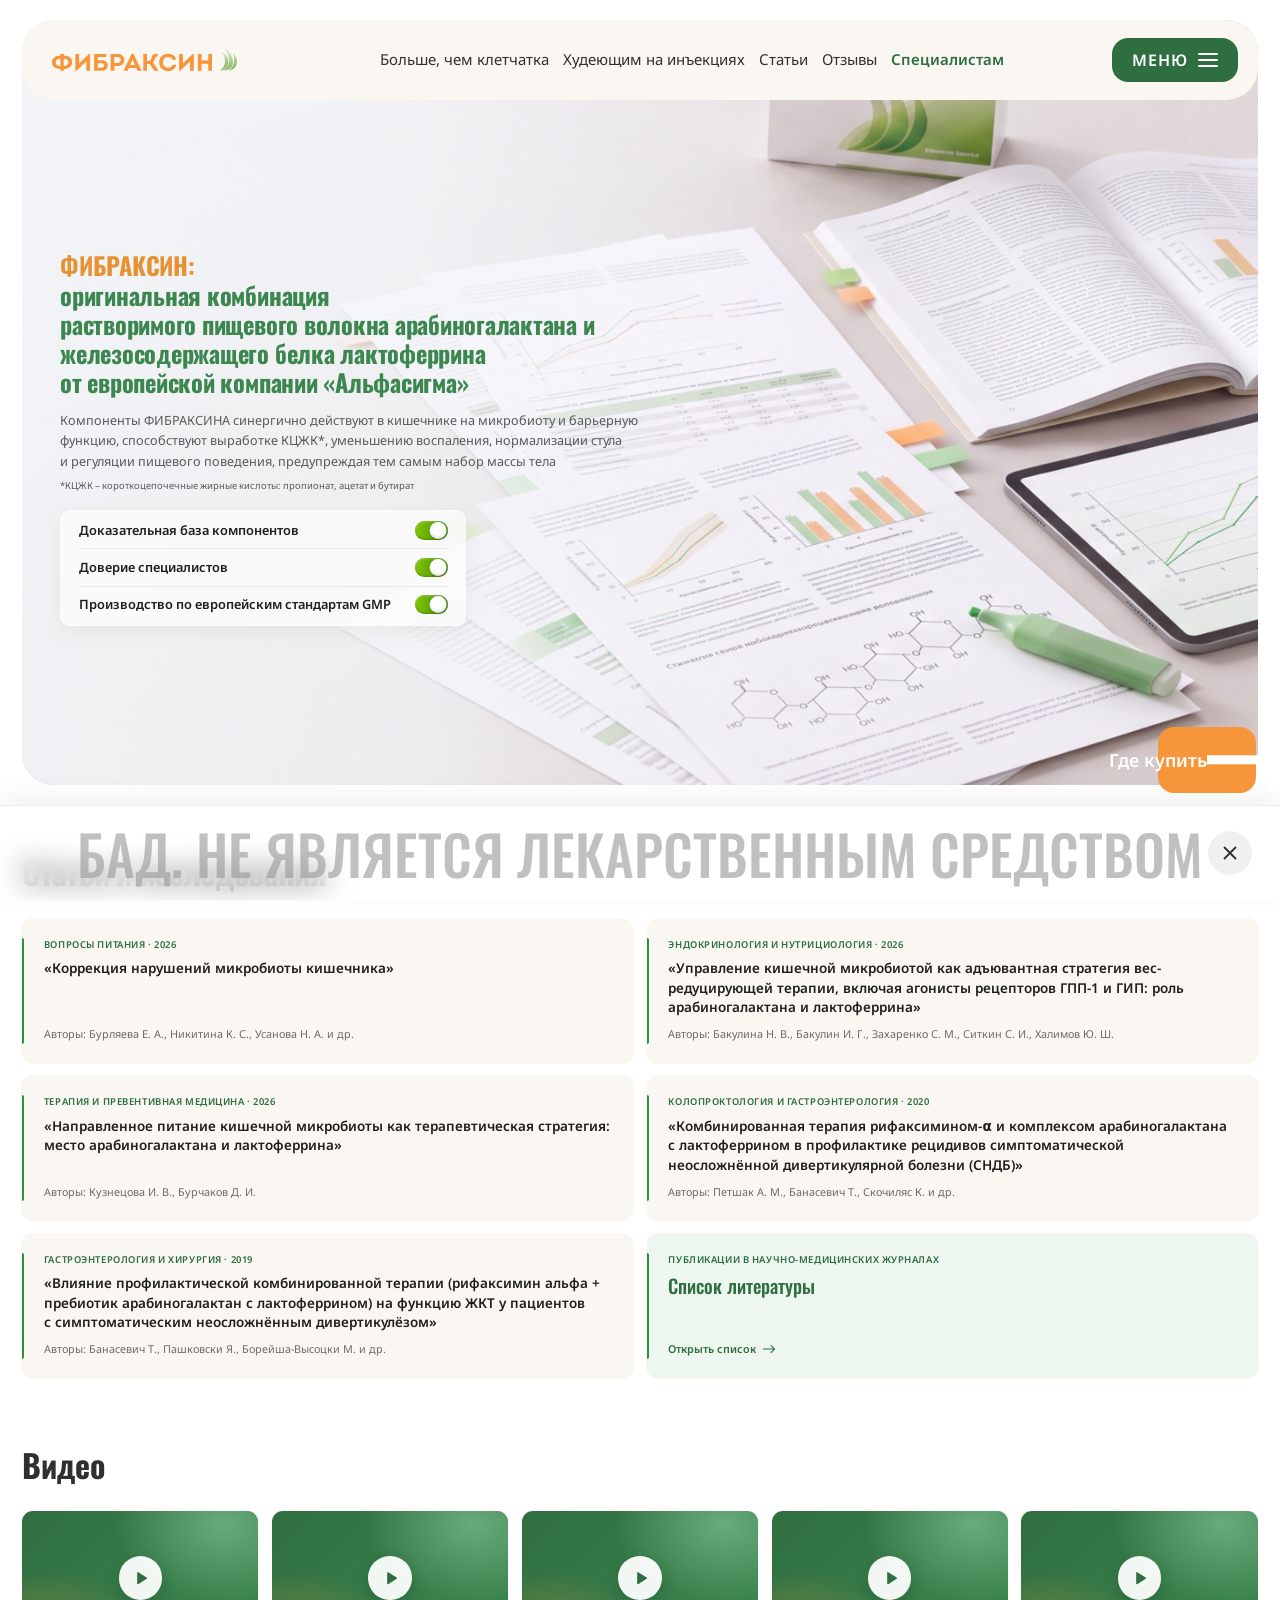
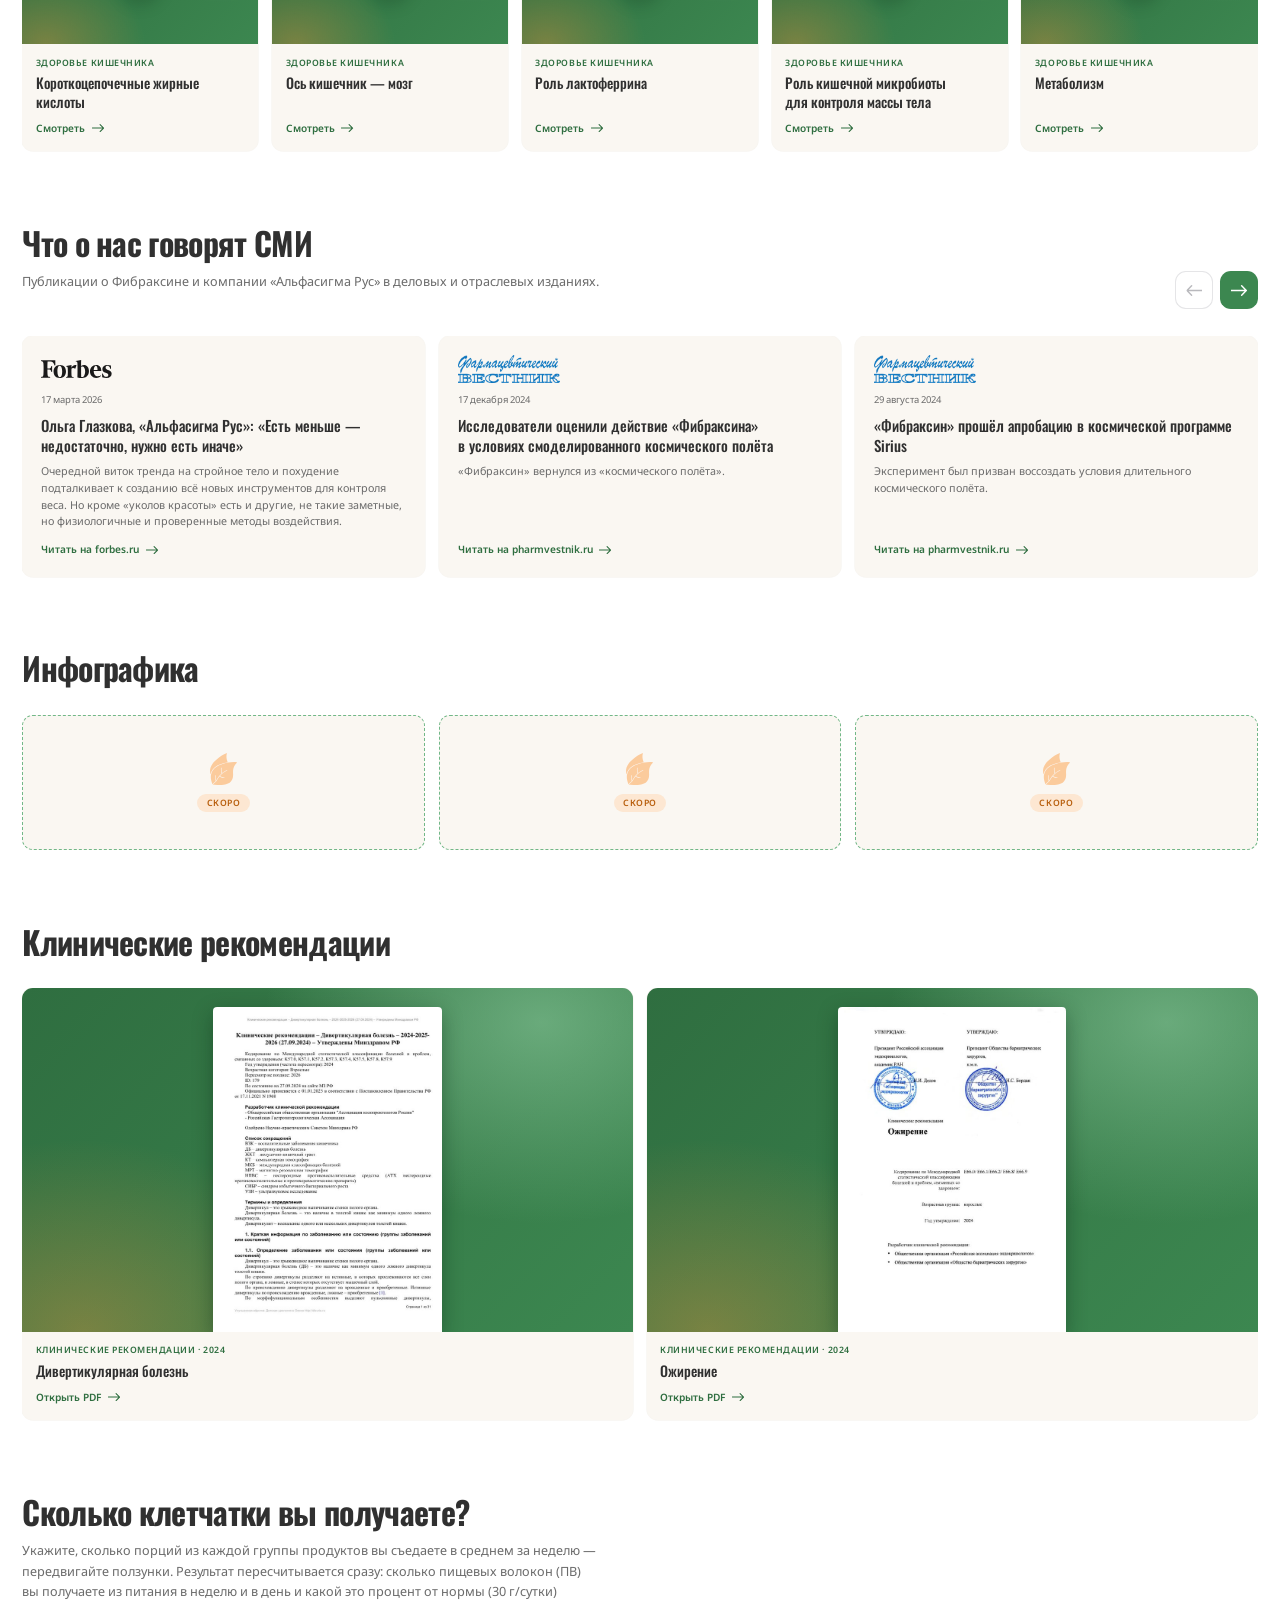
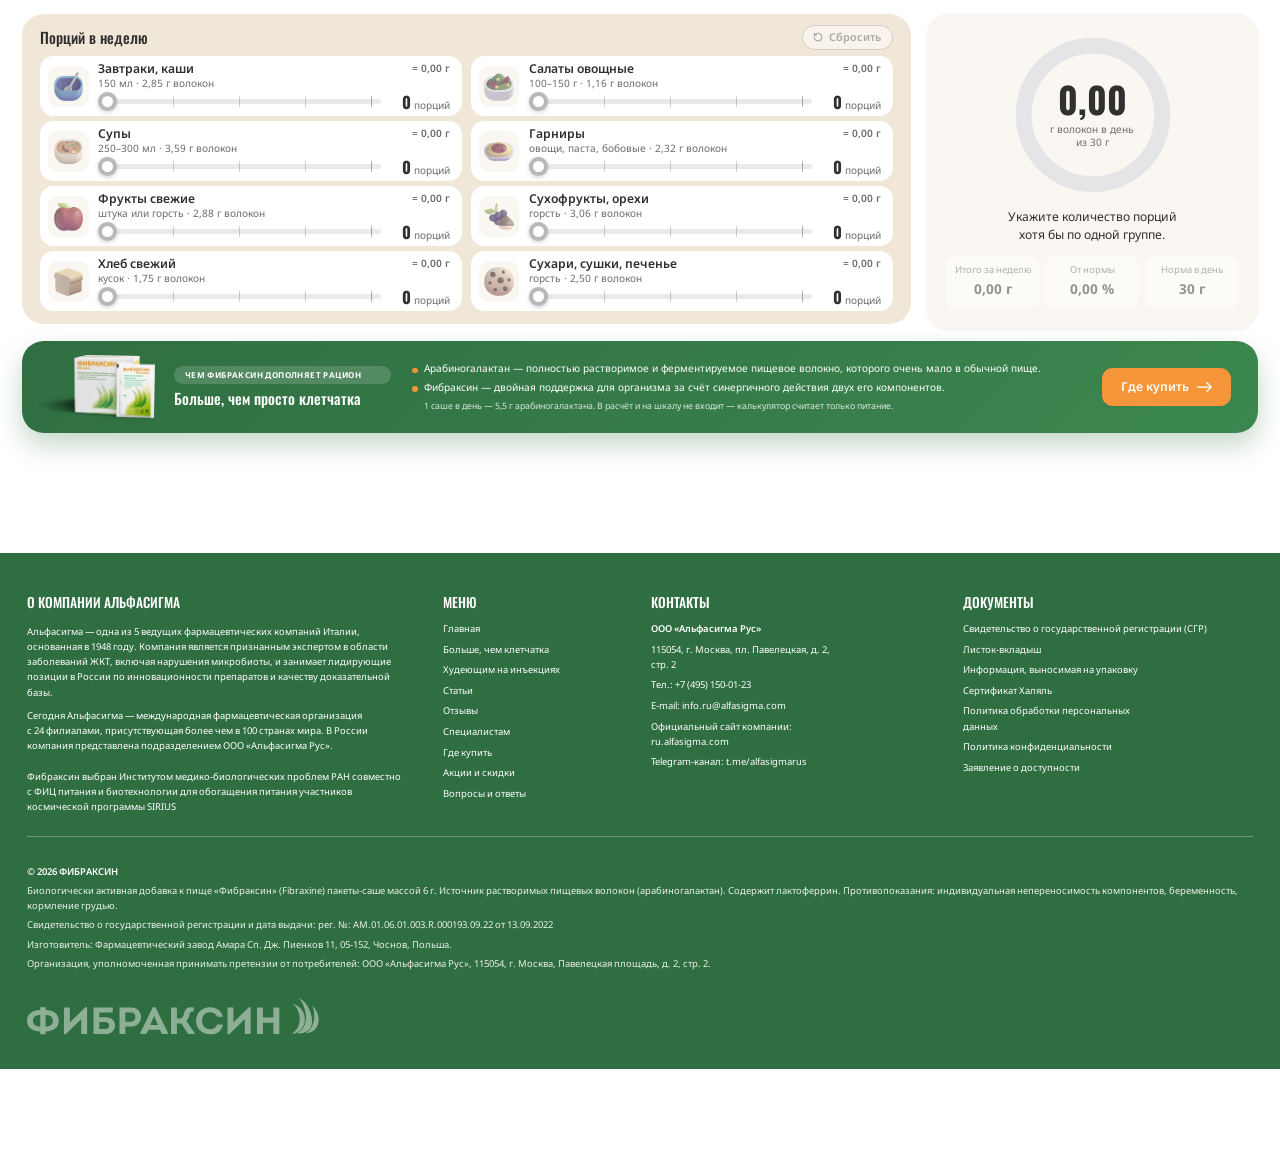
<file: specialists.html>
<!DOCTYPE html>
<html lang="ru">
<head>
<meta charset="utf-8">
<meta name="viewport" content="width=device-width, initial-scale=1">
<title>Специалистам — Фибраксин</title>
<meta name="description" content="БАД «Фибраксин» для врачей и фармацевтов: комбинация арабиногалактана и лактоферрина, публикации и исследования, видео и калькулятор клетчатки.">
<link rel="canonical" href="https://fibraxine.ru/specialists.html">
<meta name="robots" content="index, follow, max-image-preview:large">
<meta property="og:type" content="website">
<meta property="og:site_name" content="Фибраксин">
<meta property="og:locale" content="ru_RU">
<meta property="og:url" content="https://fibraxine.ru/specialists.html">
<meta property="og:title" content="Специалистам — Фибраксин">
<meta property="og:description" content="БАД «Фибраксин» для врачей и фармацевтов: комбинация арабиногалактана и лактоферрина, публикации и исследования, видео и калькулятор клетчатки.">
<meta property="og:image" content="https://fibraxine.ru/images/og/og-main.jpg">
<meta property="og:image:width" content="1200">
<meta property="og:image:height" content="630">
<meta property="og:image:alt" content="Специалистам — Фибраксин">
<meta name="twitter:card" content="summary_large_image">
<meta name="twitter:title" content="Специалистам — Фибраксин">
<meta name="twitter:description" content="БАД «Фибраксин» для врачей и фармацевтов: комбинация арабиногалактана и лактоферрина, публикации и исследования, видео и калькулятор клетчатки.">
<meta name="twitter:image" content="https://fibraxine.ru/images/og/og-main.jpg">
<script type="application/ld+json">{"@context":"https://schema.org","@graph":[{"@type":"BreadcrumbList","itemListElement":[{"@type":"ListItem","position":1,"name":"Главная","item":"https://fibraxine.ru/"},{"@type":"ListItem","position":2,"name":"Специалистам","item":"https://fibraxine.ru/specialists.html"}]}]}</script>
<link rel="icon" href="favicon.ico" sizes="any">
<link rel="icon" href="favicon.svg" type="image/svg+xml">
<link rel="apple-touch-icon" href="images/apple-touch-icon.png">
<link rel="manifest" href="site.webmanifest">
<meta name="theme-color" content="#2F6E40">
<link rel="stylesheet" href="style.css?v=20261127193822">
<script>(function(){var r=document.documentElement;var s=function(){var w=r.clientWidth||window.innerWidth;r.style.setProperty("--pz",w>=1280?Math.min(w,2560)/1890:1);};s();window.addEventListener("resize",s);})();</script>
</head>
<body>
<div class="wrap page-head spec-top">
  <div class="spec-hero">
      <header class="topbar">
        <a class="logo" href="index.html"><img src="images/logo.svg?v=2" alt="Фибраксин" width="320" height="35"></a>
        <nav class="topbar__nav" aria-label="Разделы">
          <a href="index.html#more">Больше, чем&nbsp;клетчатка</a>
          <a href="injections.html" target="_blank" rel="noopener">Худеющим на&nbsp;инъекциях</a>
          <a href="blog.html" target="_blank" rel="noopener">Статьи</a>
          <a href="reviews.html">Отзывы</a>
          <a href="specialists.html" target="_blank" rel="noopener" aria-current="page">Специалистам</a>
        </nav>
        <div class="topbar__actions">
          <button class="btn btn--sm btn--menu" type="button" aria-expanded="false" aria-controls="menu"><span>МЕНЮ</span><i class="btn__burger" aria-hidden="true"><b></b><b></b><b></b></i></button>
        </div>
      </header>
    <div class="spec-hero__in">
        <div class="spec-hero__txt">
          <h1 class="spec-hero__title spec-hero__title--long"><em>ФИБРАКСИН:</em> оригинальная комбинация <br>растворимого пищевого волокна арабиногалактана&nbsp;и <br>железосодержащего белка лактоферрина <br>от&nbsp;европейской компании «Альфасигма»</h1>
          <p class="lead">Компоненты ФИБРАКСИНА синергично действуют в&nbsp;кишечнике на&nbsp;микробиоту и&nbsp;барьерную функцию, способствуют выработке КЦЖК*, уменьшению воспаления, нормализации стула и&nbsp;регуляции пищевого поведения, предупреждая тем самым набор массы тела</p>
          <p class="spec-hero__note">*КЦЖК&nbsp;– короткоцепочечные жирные кислоты: пропионат, ацетат и&nbsp;бутират</p>
          <ul class="spec-hero__facts">
            <li><span>Доказательная база компонентов</span><i class="switch is-on" aria-hidden="true"><i></i></i></li>
            <li><span>Доверие специалистов</span><i class="switch is-on" aria-hidden="true"><i></i></i></li>
            <li><span>Производство по&nbsp;европейским стандартам GMP</span><i class="switch is-on" aria-hidden="true"><i></i></i></li>
          </ul>
        </div>
    </div>
    <picture class="spec-hero__bg"><source media="(max-width:1279px)" srcset="images/spec-lab-m.jpg?v=5" width="1400" height="1120"><img src="images/spec-lab.jpg?v=5" alt="Упаковка Фибраксина на рабочем столе с научными публикациями, графиками и учебником" width="3400" height="1898" fetchpriority="high"></picture>
  </div>
      <div class="menu" id="menu" hidden>
        <a href="index.html#more">Больше, чем&nbsp;клетчатка</a>
        <a href="injections.html" target="_blank" rel="noopener">Худеющим на&nbsp;инъекциях</a>
        <a href="blog.html" target="_blank" rel="noopener">Статьи</a>
        <a href="reviews.html">Отзывы</a>
        <a href="specialists.html" target="_blank" rel="noopener" aria-current="page">Специалистам</a>
        <a href="index.html#buy">Где купить</a>
        <a href="promo.html">Акции и&nbsp;скидки</a>
        <a href="faq.html" target="_blank" rel="noopener">Вопросы и&nbsp;ответы</a>
      </div>
</div>
<main class="page page-spec">
  <section class="wrap section" id="research">
    <div class="sec-head"><h2 class="h2">Статьи и&nbsp;исследования</h2></div>
    <div class="papers" data-reveal>
      <article class="paper">
        <p class="paper__src">Вопросы питания · 2026</p>
        <h3 class="paper__title">«Коррекция нарушений микробиоты кишечника»</h3>
        <p class="paper__authors">Авторы: Бурляева Е.&nbsp;А., Никитина К.&nbsp;С., Усанова Н.&nbsp;А. и&nbsp;др.</p>
      </article>
      <article class="paper">
        <p class="paper__src">Эндокринология и&nbsp;нутрициология · 2026</p>
        <h3 class="paper__title">«Управление кишечной микробиотой как&nbsp;адъювантная стратегия вес-редуцирующей терапии, включая агонисты рецепторов ГПП-1 и&nbsp;ГИП: роль арабиногалактана и&nbsp;лактоферрина»</h3>
        <p class="paper__authors">Авторы: Бакулина Н.&nbsp;В., Бакулин И.&nbsp;Г., Захаренко С.&nbsp;М., Ситкин С.&nbsp;И., Халимов Ю.&nbsp;Ш.</p>
      </article>
      <article class="paper">
        <p class="paper__src">Терапия и&nbsp;превентивная медицина · 2026</p>
        <h3 class="paper__title">«Направленное питание кишечной микробиоты как&nbsp;терапевтическая стратегия: место арабиногалактана и&nbsp;лактоферрина»</h3>
        <p class="paper__authors">Авторы: Кузнецова И.&nbsp;В., Бурчаков Д.&nbsp;И.</p>
      </article>
      <article class="paper">
        <p class="paper__src">Колопроктология и&nbsp;гастроэнтерология · 2020</p>
        <h3 class="paper__title">«Комбинированная терапия рифаксимином-α и&nbsp;комплексом арабиногалактана с&nbsp;лактоферрином в&nbsp;профилактике рецидивов симптоматической неосложнённой дивертикулярной болезни (СНДБ)»</h3>
        <p class="paper__authors">Авторы: Петшак А.&nbsp;М., Банасевич Т., Скочиляс К. и&nbsp;др.</p>
      </article>
      <article class="paper">
        <p class="paper__src">Гастроэнтерология и&nbsp;хирургия · 2019</p>
        <h3 class="paper__title">«Влияние профилактической комбинированной терапии (рифаксимин альфа + пребиотик арабиногалактан с&nbsp;лактоферрином) на&nbsp;функцию ЖКТ у&nbsp;пациентов с&nbsp;симптоматическим неосложнённым дивертикулёзом»</h3>
        <p class="paper__authors">Авторы: Банасевич Т., Пашковски Я., Борейша-Высоцки М. и&nbsp;др.</p>
      </article>
      <a class="paper paper--lit" href="specialists-literature.html">
        <p class="paper__src">Публикации в&nbsp;научно-медицинских журналах</p>
        <h3 class="paper__title">Список литературы</h3>
        <span class="paper__more">Открыть список<svg viewBox="0 0 22 14.73" aria-hidden="true"><path d="M21.7 8.07a1 1 0 0 0 0-1.41L15.34.29a1 1 0 1 0-1.41 1.42l5.66 5.65-5.66 5.66a1 1 0 0 0 1.41 1.41zM0 8.36h21v-2H0z" fill="currentColor"/></svg></span>
      </a>
    </div>
  </section>
  <section class="wrap section" id="video">
    <div class="sec-head sec-head--nav"><h2 class="h2">Видео</h2><div class="arrows" data-slider-nav="video"><button type="button" data-dir="-1" aria-label="Назад"><img src="images/nav-prev.svg" alt=""></button><button type="button" data-dir="1" aria-label="Вперёд"><img src="images/nav-next.svg" alt=""></button></div></div>
    <div class="slider spec-videos" data-slider="video">
      <a class="spec-video" href="https://vkvideo.ru/video-203166687_456239075?list=ln-kb9fy6jWF1N2NmFIBz" target="_blank" rel="noopener" data-vk="-203166687_456239075" data-vk-link><span class="spec-video__pic" aria-hidden="true"><span class="spec-video__play"><svg viewBox="0 0 24 24" aria-hidden="true"><path d="M8.5 5.6v12.8a.8.8 0 0 0 1.2.7l10-6.4a.8.8 0 0 0 0-1.4l-10-6.4a.8.8 0 0 0-1.2.7z" fill="currentColor"/></svg></span></span><span class="spec-video__body"><span class="spec-video__cat">Здоровье кишечника</span><h3 class="spec-video__title">Короткоцепочечные жирные кислоты</h3><span class="spec-video__info" hidden><ul class="spec-video__desc"><li>Короткоцепочечные жирные кислоты (КЦЖК): зачем нужны в&nbsp;организме пропионат, ацетат и&nbsp;бутират?</li><li>Значение кишечной микробиоты и&nbsp;растворимых ферментируемых пищевых волокон для&nbsp;выработки КЦЖК.</li><li>Роль дополнительного приёма комбинации арабиногалактана и&nbsp;лактоферрина</li></ul><p class="spec-video__sgr">СГР №&nbsp;АМ.01.06.01.003.R.000193.09.22 от&nbsp;13.09.2022</p></span><span class="spec-video__more">Смотреть<svg viewBox="0 0 22 14.73" aria-hidden="true"><path d="M21.7 8.07a1 1 0 0 0 0-1.41L15.34.29a1 1 0 1 0-1.41 1.42l5.66 5.65-5.66 5.66a1 1 0 0 0 1.41 1.41zM0 8.36h21v-2H0z" fill="currentColor"/></svg></span></span></a>
      <a class="spec-video" href="https://vkvideo.ru/video-203166687_456239071?list=ln-eKBY4NqWUIcpz8L1hg" target="_blank" rel="noopener" data-vk="-203166687_456239071" data-vk-link><span class="spec-video__pic" aria-hidden="true"><span class="spec-video__play"><svg viewBox="0 0 24 24" aria-hidden="true"><path d="M8.5 5.6v12.8a.8.8 0 0 0 1.2.7l10-6.4a.8.8 0 0 0 0-1.4l-10-6.4a.8.8 0 0 0-1.2.7z" fill="currentColor"/></svg></span></span><span class="spec-video__body"><span class="spec-video__cat">Здоровье кишечника</span><h3 class="spec-video__title">Ось кишечник&nbsp;— мозг</h3><span class="spec-video__info" hidden><ul class="spec-video__desc"><li>Ось кишечник-мозг: как&nbsp;происходит взаимодействие?</li><li>Кишечный дисбиоз как&nbsp;стрессовый фактор для&nbsp;головного мозга.</li><li>Роль пищевых волокон&nbsp;— пребиотиков для&nbsp;поддержания нормальной микробиоты на&nbsp;примере комбинации арабиногалактана и&nbsp;лактоферрина</li></ul><p class="spec-video__sgr">СГР №&nbsp;АМ.01.06.01.003.R.000193.09.22 от&nbsp;13.09.2022</p></span><span class="spec-video__more">Смотреть<svg viewBox="0 0 22 14.73" aria-hidden="true"><path d="M21.7 8.07a1 1 0 0 0 0-1.41L15.34.29a1 1 0 1 0-1.41 1.42l5.66 5.65-5.66 5.66a1 1 0 0 0 1.41 1.41zM0 8.36h21v-2H0z" fill="currentColor"/></svg></span></span></a>
      <a class="spec-video" href="https://vkvideo.ru/video-203166687_456239072?list=ln-dxrsSBJ4Ve1GluZMaq" target="_blank" rel="noopener" data-vk="-203166687_456239072" data-vk-link><span class="spec-video__pic" aria-hidden="true"><span class="spec-video__play"><svg viewBox="0 0 24 24" aria-hidden="true"><path d="M8.5 5.6v12.8a.8.8 0 0 0 1.2.7l10-6.4a.8.8 0 0 0 0-1.4l-10-6.4a.8.8 0 0 0-1.2.7z" fill="currentColor"/></svg></span></span><span class="spec-video__body"><span class="spec-video__cat">Здоровье кишечника</span><h3 class="spec-video__title">Роль лактоферрина</h3><span class="spec-video__info" hidden><ul class="spec-video__desc"><li>Что такое лактоферрин?</li><li>Поддержка иммунитета и&nbsp;нормальной микробиоты в&nbsp;кишечнике</li><li>Роль совместного использования комбинации арабиногалактана и&nbsp;лактоферрина</li></ul><p class="spec-video__sgr">СГР №&nbsp;АМ.01.06.01.003.R.000193.09.22 от&nbsp;13.09.2022</p></span><span class="spec-video__more">Смотреть<svg viewBox="0 0 22 14.73" aria-hidden="true"><path d="M21.7 8.07a1 1 0 0 0 0-1.41L15.34.29a1 1 0 1 0-1.41 1.42l5.66 5.65-5.66 5.66a1 1 0 0 0 1.41 1.41zM0 8.36h21v-2H0z" fill="currentColor"/></svg></span></span></a>
      <a class="spec-video" href="https://vkvideo.ru/video-203166687_456239073?list=ln-DuQB1SHZG57OmC72qx" target="_blank" rel="noopener" data-vk="-203166687_456239073" data-vk-link><span class="spec-video__pic" aria-hidden="true"><span class="spec-video__play"><svg viewBox="0 0 24 24" aria-hidden="true"><path d="M8.5 5.6v12.8a.8.8 0 0 0 1.2.7l10-6.4a.8.8 0 0 0 0-1.4l-10-6.4a.8.8 0 0 0-1.2.7z" fill="currentColor"/></svg></span></span><span class="spec-video__body"><span class="spec-video__cat">Здоровье кишечника</span><h3 class="spec-video__title">Роль кишечной микробиоты для&nbsp;контроля массы тела</h3><span class="spec-video__info" hidden><ul class="spec-video__desc"><li>Разница кишечной микробиоты в&nbsp;норме и&nbsp;при&nbsp;ожирении</li><li>Современная воспалительная теория ожирения. Значение достаточного потребления пищевых волокон для&nbsp;поддержания эубиоза в&nbsp;кишечнике, предотвращения воспаления и&nbsp;набора массы тела.</li><li>Роль пищевых волокон&nbsp;— пребиотиков для&nbsp;поддержания нормальной микробиоты на&nbsp;примере комбинации арабиногалактана и&nbsp;лактоферрина</li></ul><p class="spec-video__sgr">СГР №&nbsp;АМ.01.06.01.003.R.000193.09.22 от&nbsp;13.09.2022</p></span><span class="spec-video__more">Смотреть<svg viewBox="0 0 22 14.73" aria-hidden="true"><path d="M21.7 8.07a1 1 0 0 0 0-1.41L15.34.29a1 1 0 1 0-1.41 1.42l5.66 5.65-5.66 5.66a1 1 0 0 0 1.41 1.41zM0 8.36h21v-2H0z" fill="currentColor"/></svg></span></span></a>
      <a class="spec-video" href="https://vkvideo.ru/video-203166687_456239074?list=ln-VOzq7Z8XJzI1rjyHtc" target="_blank" rel="noopener" data-vk="-203166687_456239074" data-vk-link><span class="spec-video__pic" aria-hidden="true"><span class="spec-video__play"><svg viewBox="0 0 24 24" aria-hidden="true"><path d="M8.5 5.6v12.8a.8.8 0 0 0 1.2.7l10-6.4a.8.8 0 0 0 0-1.4l-10-6.4a.8.8 0 0 0-1.2.7z" fill="currentColor"/></svg></span></span><span class="spec-video__body"><span class="spec-video__cat">Здоровье кишечника</span><h3 class="spec-video__title">Метаболизм</h3><span class="spec-video__info" hidden><ul class="spec-video__desc"><li>Добавленный сахар и&nbsp;его&nbsp;значение в&nbsp;питании и&nbsp;для&nbsp;организма в&nbsp;целом.</li><li>Что такое инсулинорезистентность?</li><li>Растворимые ферментируемые пищевые волокна как&nbsp;здоровая альтернатива простым сахарам для&nbsp;поддержки кишечной микробиоты. Роль комбинации арабиногалактана и&nbsp;лактоферрина</li></ul><p class="spec-video__sgr">СГР №&nbsp;АМ.01.06.01.003.R.000193.09.22 от&nbsp;13.09.2022</p></span><span class="spec-video__more">Смотреть<svg viewBox="0 0 22 14.73" aria-hidden="true"><path d="M21.7 8.07a1 1 0 0 0 0-1.41L15.34.29a1 1 0 1 0-1.41 1.42l5.66 5.65-5.66 5.66a1 1 0 0 0 1.41 1.41zM0 8.36h21v-2H0z" fill="currentColor"/></svg></span></span></a>
    </div>
  </section>
  <section class="wrap section rv-sec" id="rv-media">
    <div class="sec-head"><h2 class="h2">Что о&nbsp;нас говорят СМИ</h2><div class="sec-head__side sec-head__side--nav"><p class="lead">Публикации о&nbsp;Фибраксине и&nbsp;компании «Альфасигма Рус» в&nbsp;деловых и&nbsp;отраслевых изданиях.</p><div class="arrows" data-slider-nav="rv-media"><button type="button" data-dir="-1" aria-label="Назад"><img src="images/nav-prev.svg" alt=""></button><button type="button" data-dir="1" aria-label="Вперёд"><img src="images/nav-next.svg" alt=""></button></div></div></div>
    <div class="slider rv-press-list" data-slider="rv-media">
      <a class="rv-press" href="https://www.forbes.ru/healthcare/557289-ol-ga-glazkova-al-fasigma-rus-est-men-se-nedostatocno-nuzno-est-inace?erid=F7NfYUJCUneTVSw3gVcV" target="_blank" rel="noopener"><span class="rv-press__src"><img src="images/press/forbes.svg" alt="Forbes" width="64" height="16" style="--h:26px" loading="lazy"></span><time class="rv-press__date" datetime="2026-03-17">17&nbsp;марта 2026</time><h3 class="rv-press__title">Ольга Глазкова, «Альфасигма Рус»: «Есть меньше&nbsp;— недостаточно, нужно есть иначе»</h3><p class="rv-press__lead">Очередной виток тренда на&nbsp;стройное тело и&nbsp;похудение подталкивает к&nbsp;созданию всё новых инструментов для&nbsp;контроля веса. Но&nbsp;кроме «уколов красоты» есть и&nbsp;другие, не&nbsp;такие заметные, но&nbsp;физиологичные и&nbsp;проверенные методы воздействия.</p><span class="rv-press__more">Читать на&nbsp;forbes.ru<svg viewBox="0 0 22 14.73" aria-hidden="true"><path d="M21.7 8.07a1 1 0 0 0 0-1.41L15.34.29a1 1 0 1 0-1.41 1.42l5.66 5.65-5.66 5.66a1 1 0 0 0 1.41 1.41zM0 8.36h21v-2H0z" fill="currentColor"/></svg></span></a>
      <a class="rv-press" href="https://pharmvestnik.ru/content/articles/Issledovateli-ocenili-deistvie-Fibraksina-v-usloviyah-smodelirovannogo-kosmicheskogo-poleta.html" target="_blank" rel="noopener"><span class="rv-press__src"><img src="images/press/pharmvestnik.webp" alt="Фармацевтический вестник" width="451" height="120" loading="lazy"></span><time class="rv-press__date" datetime="2024-12-17">17&nbsp;декабря 2024</time><h3 class="rv-press__title">Исследователи оценили действие «Фибраксина» в&nbsp;условиях смоделированного космического полёта</h3><p class="rv-press__lead">«Фибраксин» вернулся из&nbsp;«космического полёта».</p><span class="rv-press__more">Читать на&nbsp;pharmvestnik.ru<svg viewBox="0 0 22 14.73" aria-hidden="true"><path d="M21.7 8.07a1 1 0 0 0 0-1.41L15.34.29a1 1 0 1 0-1.41 1.42l5.66 5.65-5.66 5.66a1 1 0 0 0 1.41 1.41zM0 8.36h21v-2H0z" fill="currentColor"/></svg></span></a>
      <a class="rv-press" href="https://pharmvestnik.ru/content/news/Fibraksin-proshel-aprobaciu-v-kosmicheskoi-programme-Sirius.html" target="_blank" rel="noopener"><span class="rv-press__src"><img src="images/press/pharmvestnik.webp" alt="Фармацевтический вестник" width="451" height="120" loading="lazy"></span><time class="rv-press__date" datetime="2024-08-29">29&nbsp;августа 2024</time><h3 class="rv-press__title">«Фибраксин» прошёл апробацию в&nbsp;космической программе Sirius</h3><p class="rv-press__lead">Эксперимент был призван воссоздать условия длительного космического полёта.</p><span class="rv-press__more">Читать на&nbsp;pharmvestnik.ru<svg viewBox="0 0 22 14.73" aria-hidden="true"><path d="M21.7 8.07a1 1 0 0 0 0-1.41L15.34.29a1 1 0 1 0-1.41 1.42l5.66 5.65-5.66 5.66a1 1 0 0 0 1.41 1.41zM0 8.36h21v-2H0z" fill="currentColor"/></svg></span></a>
      <a class="rv-press" href="https://pharmvestnik.ru/content/news/V-Alfasigma-Rus-rasskazali-ob-uchastii-prebiotika-kompanii-v-kosmicheskom-proekte-Sirius-23.html" target="_blank" rel="noopener"><span class="rv-press__src"><img src="images/press/pharmvestnik.webp" alt="Фармацевтический вестник" width="451" height="120" loading="lazy"></span><time class="rv-press__date" datetime="2024-06-11">11&nbsp;июня 2024</time><h3 class="rv-press__title">В&nbsp;«Альфасигма Рус» рассказали об&nbsp;участии пребиотика компании в&nbsp;космическом проекте Sirius-23</h3><p class="rv-press__lead">Он&nbsp;дополняет питание участников эксперимента, воссоздающего условия космического полёта.</p><span class="rv-press__more">Читать на&nbsp;pharmvestnik.ru<svg viewBox="0 0 22 14.73" aria-hidden="true"><path d="M21.7 8.07a1 1 0 0 0 0-1.41L15.34.29a1 1 0 1 0-1.41 1.42l5.66 5.65-5.66 5.66a1 1 0 0 0 1.41 1.41zM0 8.36h21v-2H0z" fill="currentColor"/></svg></span></a>
      <a class="rv-press" href="https://pharmvestnik.ru/content/news/Alfasigma-Rus-prinimaet-uchastie-v-mejdunarodnom-proekte-Sirius-23.html" target="_blank" rel="noopener"><span class="rv-press__src"><img src="images/press/pharmvestnik.webp" alt="Фармацевтический вестник" width="451" height="120" loading="lazy"></span><time class="rv-press__date" datetime="2023-12-06">6&nbsp;декабря 2023</time><h3 class="rv-press__title">«Альфасигма Рус» принимает участие в&nbsp;международном проекте Sirius-23</h3><p class="rv-press__lead">Эксперимент, призванный воссоздать условия космического полёта, продлится 365&nbsp;дней.</p><span class="rv-press__more">Читать на&nbsp;pharmvestnik.ru<svg viewBox="0 0 22 14.73" aria-hidden="true"><path d="M21.7 8.07a1 1 0 0 0 0-1.41L15.34.29a1 1 0 1 0-1.41 1.42l5.66 5.65-5.66 5.66a1 1 0 0 0 1.41 1.41zM0 8.36h21v-2H0z" fill="currentColor"/></svg></span></a>
    </div>
  </section>
  <section class="wrap section" id="infographics">
    <div class="sec-head sec-head--nav"><h2 class="h2">Инфографика</h2><div class="arrows" data-slider-nav="infographics"><button type="button" data-dir="-1" aria-label="Назад"><img src="images/nav-prev.svg" alt=""></button><button type="button" data-dir="1" aria-label="Вперёд"><img src="images/nav-next.svg" alt=""></button></div></div>
    <div class="slider spec-soon spec-soon--3" data-slider="infographics">
      <div class="spec-soon__card"><span class="spec-soon__tag">Скоро</span></div>
      <div class="spec-soon__card"><span class="spec-soon__tag">Скоро</span></div>
      <div class="spec-soon__card"><span class="spec-soon__tag">Скоро</span></div>
    </div>
  </section>
  <section class="wrap section" id="guidelines">
    <div class="sec-head sec-head--nav"><h2 class="h2">Клинические рекомендации</h2><div class="arrows" data-slider-nav="guidelines"><button type="button" data-dir="-1" aria-label="Назад"><img src="images/nav-prev.svg" alt=""></button><button type="button" data-dir="1" aria-label="Вперёд"><img src="images/nav-next.svg" alt=""></button></div></div>
    <div class="slider spec-soon spec-soon--2" data-slider="guidelines">
      <a class="spec-video spec-doc" href="documents/klin-rek-divertikulyarnaya-bolezn-2024.pdf" target="_blank" rel="noopener"><span class="spec-video__pic spec-doc__pic" aria-hidden="true"><img src="images/docs/klin-rek-divertikulyarnaya-bolezn.jpg" alt="" width="600" height="849" loading="lazy"></span><span class="spec-video__body"><span class="spec-video__cat">Клинические рекомендации · 2024</span><h3 class="spec-video__title">Дивертикулярная болезнь</h3><span class="spec-video__more">Открыть PDF<svg viewBox="0 0 22 14.73" aria-hidden="true"><path d="M21.7 8.07a1 1 0 0 0 0-1.41L15.34.29a1 1 0 1 0-1.41 1.42l5.66 5.65-5.66 5.66a1 1 0 0 0 1.41 1.41zM0 8.36h21v-2H0z" fill="currentColor"/></svg></span></span></a>
      <a class="spec-video spec-doc" href="documents/klin-rek-ozhirenie-2024.pdf" target="_blank" rel="noopener"><span class="spec-video__pic spec-doc__pic" aria-hidden="true"><img src="images/docs/klin-rek-ozhirenie.jpg" alt="" width="600" height="855" loading="lazy"></span><span class="spec-video__body"><span class="spec-video__cat">Клинические рекомендации · 2024</span><h3 class="spec-video__title">Ожирение</h3><span class="spec-video__more">Открыть PDF<svg viewBox="0 0 22 14.73" aria-hidden="true"><path d="M21.7 8.07a1 1 0 0 0 0-1.41L15.34.29a1 1 0 1 0-1.41 1.42l5.66 5.65-5.66 5.66a1 1 0 0 0 1.41 1.41zM0 8.36h21v-2H0z" fill="currentColor"/></svg></span></span></a>
    </div>
  </section>
  <section class="wrap section section--calc" id="calc">
    <div class="sec-head">
      <h2 class="h2">Сколько клетчатки вы&nbsp;получаете?</h2>
      <div class="sec-head__side">
        <p class="lead">Укажите, сколько порций из&nbsp;каждой группы продуктов вы&nbsp;съедаете в&nbsp;среднем за&nbsp;неделю&nbsp;— передвигайте ползунки. Результат пересчитывается сразу: сколько пищевых волокон (ПВ) вы&nbsp;получаете из&nbsp;питания в&nbsp;неделю и&nbsp;в&nbsp;день и&nbsp;какой это процент от&nbsp;нормы (30&nbsp;г/сутки)</p>
      </div>
    </div>
    <div class="pcalc" data-pcalc>
      <div class="pcalc__form">
        <div class="pcalc__head">
          <p class="h5">Порций в&nbsp;неделю</p>
          <button class="pcalc__reset" type="button" disabled><svg viewBox="0 0 24 24" aria-hidden="true"><path d="M4.5 12a7.5 7.5 0 1 0 2.2-5.3"/><path d="M4.5 4.5v4.2h4.2"/></svg>Сбросить</button>
        </div>
        <ul class="pcalc__list">
          <li class="pcalc__row"><span class="pcalc__ico" aria-hidden="true"><img src="images/food/kasha.png" alt="" width="256" height="256" loading="lazy"></span><label class="pcalc__name" for="pc-1"><b>Завтраки, каши</b><small>150&nbsp;мл · 2,85&nbsp;г&nbsp;волокон</small></label><span class="pcalc__sum">= 0,00&nbsp;г</span><span class="pcalc__range"><input type="range" id="pc-1" min="0" max="28" step="1" value="0" autocomplete="off" data-pv="2.8483300000000003"></span><span class="pcalc__count"><b>0</b> <i>порций</i></span></li>
          <li class="pcalc__row"><span class="pcalc__ico" aria-hidden="true"><img src="images/food/salad.png" alt="" width="256" height="256" loading="lazy"></span><label class="pcalc__name" for="pc-2"><b>Салаты овощные</b><small>100–150&nbsp;г · 1,16&nbsp;г&nbsp;волокон</small></label><span class="pcalc__sum">= 0,00&nbsp;г</span><span class="pcalc__range"><input type="range" id="pc-2" min="0" max="28" step="1" value="0" autocomplete="off" data-pv="1.1643584905660378"></span><span class="pcalc__count"><b>0</b> <i>порций</i></span></li>
          <li class="pcalc__row"><span class="pcalc__ico" aria-hidden="true"><img src="images/food/soup-bowl.png" alt="" width="256" height="256" loading="lazy"></span><label class="pcalc__name" for="pc-3"><b>Супы</b><small>250–300&nbsp;мл · 3,59&nbsp;г&nbsp;волокон</small></label><span class="pcalc__sum">= 0,00&nbsp;г</span><span class="pcalc__range"><input type="range" id="pc-3" min="0" max="28" step="1" value="0" autocomplete="off" data-pv="3.5874791666666663"></span><span class="pcalc__count"><b>0</b> <i>порций</i></span></li>
          <li class="pcalc__row"><span class="pcalc__ico" aria-hidden="true"><img src="images/food/spaghetti.png" alt="" width="256" height="256" loading="lazy"></span><label class="pcalc__name" for="pc-4"><b>Гарниры</b><small>овощи, паста, бобовые · 2,32&nbsp;г&nbsp;волокон</small></label><span class="pcalc__sum">= 0,00&nbsp;г</span><span class="pcalc__range"><input type="range" id="pc-4" min="0" max="28" step="1" value="0" autocomplete="off" data-pv="2.316792452830189"></span><span class="pcalc__count"><b>0</b> <i>порций</i></span></li>
          <li class="pcalc__row"><span class="pcalc__ico" aria-hidden="true"><img src="images/food/apple.png" alt="" width="256" height="256" loading="lazy"></span><label class="pcalc__name" for="pc-5"><b>Фрукты свежие</b><small>штука или горсть · 2,88&nbsp;г&nbsp;волокон</small></label><span class="pcalc__sum">= 0,00&nbsp;г</span><span class="pcalc__range"><input type="range" id="pc-5" min="0" max="28" step="1" value="0" autocomplete="off" data-pv="2.8821509433962267"></span><span class="pcalc__count"><b>0</b> <i>порций</i></span></li>
          <li class="pcalc__row"><span class="pcalc__ico" aria-hidden="true"><img src="images/food/grapes-hazel.png" alt="" width="256" height="256" loading="lazy"></span><label class="pcalc__name" for="pc-6"><b>Сухофрукты, орехи</b><small>горсть · 3,06&nbsp;г&nbsp;волокон</small></label><span class="pcalc__sum">= 0,00&nbsp;г</span><span class="pcalc__range"><input type="range" id="pc-6" min="0" max="28" step="1" value="0" autocomplete="off" data-pv="3.0575769230769225"></span><span class="pcalc__count"><b>0</b> <i>порций</i></span></li>
          <li class="pcalc__row"><span class="pcalc__ico" aria-hidden="true"><img src="images/food/bread.png" alt="" width="256" height="256" loading="lazy"></span><label class="pcalc__name" for="pc-7"><b>Хлеб свежий</b><small>кусок · 1,75&nbsp;г&nbsp;волокон</small></label><span class="pcalc__sum">= 0,00&nbsp;г</span><span class="pcalc__range"><input type="range" id="pc-7" min="0" max="28" step="1" value="0" autocomplete="off" data-pv="1.7496201923076924"></span><span class="pcalc__count"><b>0</b> <i>порций</i></span></li>
          <li class="pcalc__row"><span class="pcalc__ico" aria-hidden="true"><img src="images/food/cookie.png" alt="" width="256" height="256" loading="lazy"></span><label class="pcalc__name" for="pc-8"><b>Сухари, сушки, печенье</b><small>горсть · 2,50&nbsp;г&nbsp;волокон</small></label><span class="pcalc__sum">= 0,00&nbsp;г</span><span class="pcalc__range"><input type="range" id="pc-8" min="0" max="28" step="1" value="0" autocomplete="off" data-pv="2.5046341463414636"></span><span class="pcalc__count"><b>0</b> <i>порций</i></span></li>
        </ul>
      </div>
      <div class="pcalc__res">
        <div class="pcalc__ring">
          <svg viewBox="0 0 120 120" aria-hidden="true"><circle cx="60" cy="60" r="52" class="pcalc__track"/><circle cx="60" cy="60" r="52" class="pcalc__prog"/></svg>
          <div class="pcalc__ring-val"><b data-out="day">0,00</b><span>г волокон в&nbsp;день<br>из&nbsp;30&nbsp;г</span></div>
        </div>
        <p class="pcalc__verdict" data-out="verdict" aria-live="polite">Укажите количество порций хотя&nbsp;бы по&nbsp;одной группе.</p>
        <div class="pcalc__stats">
          <div><span>Итого за&nbsp;неделю</span><b><i data-out="week">0,00</i>&nbsp;г</b></div>
          <div><span>От&nbsp;нормы</span><b><i data-out="pct">0,00</i>&nbsp;%</b></div>
          <div><span>Норма в&nbsp;день</span><b>30&nbsp;г</b></div>
        </div>
      </div>
      <div class="pcalc__fbx">
        <img class="pcalc__fbx-pack" src="images/pack-black-shadow.webp" alt="" width="900" height="505" loading="lazy">
        <div class="pcalc__fbx-head">
          <p class="pcalc__fbx-k">Чем Фибраксин дополняет рацион</p>
          <p class="h5">Больше, чем просто клетчатка</p>
        </div>
        <ul class="pcalc__fbx-list">
          <li>Арабиногалактан&nbsp;— полностью растворимое и&nbsp;ферментируемое пищевое волокно, которого очень мало в&nbsp;обычной пище.</li>
          <li>Фибраксин&nbsp;— двойная поддержка для организма за&nbsp;счёт синергичного действия двух его компонентов.</li>
        </ul>
        <p class="pcalc__fbx-note">1&nbsp;саше в&nbsp;день&nbsp;— 5,5&nbsp;г арабиногалактана. В&nbsp;расчёт и&nbsp;на&nbsp;шкалу не&nbsp;входит&nbsp;— калькулятор считает только питание.</p>
        <a class="btn" href="index.html#buy">Где купить<svg class="btn__arrow" viewBox="0 0 22 14.73" aria-hidden="true"><path d="M21.7 8.07a1 1 0 0 0 0-1.41L15.34.29a1 1 0 1 0-1.41 1.42l5.66 5.65-5.66 5.66a1 1 0 0 0 1.41 1.41zM0 8.36h21v-2H0z" fill="currentColor"/></svg></a>
      </div>
      <div class="pcalc__sticky" aria-hidden="true"><span class="pcalc__sticky-ring"></span><span><b data-out="day">0,00</b>&nbsp;г в&nbsp;день · <b data-out="pct">0,00</b>% нормы</span><span class="pcalc__sticky-go">Итог ↓</span></div>
    </div>
  </section>
</main>
<footer class="footer">
  <div class="footer__inner">
    <div class="footer__grid">
      <div class="footer__about">
        <h4>О&nbsp;КОМПАНИИ АЛЬФАСИГМА</h4>
        <p>Альфасигма&nbsp;— одна из&nbsp;5&nbsp;ведущих фармацевтических компаний Италии, основанная в&nbsp;1948&nbsp;году. Компания является признанным экспертом в&nbsp;области заболеваний ЖКТ, включая нарушения микробиоты, и&nbsp;занимает лидирующие позиции в&nbsp;России по&nbsp;инновационности препаратов и&nbsp;качеству доказательной базы.</p>
        <p>Сегодня Альфасигма&nbsp;— международная фармацевтическая организация с&nbsp;24&nbsp;филиалами, присутствующая более чем&nbsp;в&nbsp;100&nbsp;странах мира. В&nbsp;России компания представлена подразделением ООО «Альфасигма Рус».<br><br>Фибраксин выбран Институтом медико-биологических проблем РАН совместно с&nbsp;ФИЦ питания и&nbsp;биотехнологии для&nbsp;обогащения питания участников космической программы SIRIUS</p>
      </div>
      <nav class="footer__menu" aria-label="Меню">
        <h4>МЕНЮ</h4>
        <a href="index.html">Главная</a>
        <a href="index.html#more">Больше, чем&nbsp;клетчатка</a>
        <a href="injections.html" target="_blank" rel="noopener">Худеющим на&nbsp;инъекциях</a>
        <a href="blog.html" target="_blank" rel="noopener">Статьи</a>
        <a href="reviews.html">Отзывы</a>
        <a href="specialists.html" target="_blank" rel="noopener">Специалистам</a>
        <a href="index.html#buy">Где купить</a>
        <a href="promo.html">Акции и&nbsp;скидки</a>
        <a href="faq.html" target="_blank" rel="noopener">Вопросы и&nbsp;ответы</a>
      </nav>
      <div class="footer__contacts">
        <h4>КОНТАКТЫ</h4>
        <p><b>ООО «Альфасигма Рус»</b></p>
        <p>115054, г. Москва, пл. Павелецкая, д. 2,<br>стр. 2</p>
        <p>Тел.: <a href="tel:+74951500123">+7 (495) 150-01-23</a></p>
        <p>E-mail: <a href="mailto:info.ru@alfasigma.com">info.ru@alfasigma.com</a></p>
        <p>Официальный сайт компании:<br><a href="https://ru.alfasigma.com" target="_blank" rel="noopener">ru.alfasigma.com</a></p>
        <p>Telegram-канал: <a href="https://t.me/alfasigmarus" target="_blank" rel="noopener">t.me/alfasigmarus</a></p>
      </div>
      <div class="footer__docs">
        <h4>ДОКУМЕНТЫ</h4>
        <a>Свидетельство о&nbsp;государственной регистрации (СГР)</a>
        <a href="documents/ulotka_11022022_DRUK.pdf" target="_blank" rel="noopener">Листок-вкладыш</a>
        <a href="documents/Fibraxine_upakovka.pdf" target="_blank" rel="noopener">Информация, выносимая на&nbsp;упаковку</a>
        <a href="documents/Halal_Certificate_Fibraxine.pdf" target="_blank" rel="noopener">Сертификат Халяль</a>
        <a>Политика обработки персональных<br>данных</a>
        <a>Политика конфиденциальности</a>
        <a>Заявление о&nbsp;доступности</a>
      </div>
    </div>
    <div class="footer__legal">
      <p><b>© 2026&nbsp;ФИБРАКСИН</b></p>
      <p>Биологически активная добавка к&nbsp;пище «Фибраксин» (Fibraxine) пакеты-саше массой 6&nbsp;г. Источник растворимых пищевых волокон (арабиногалактан). Содержит лактоферрин. Противопоказания: индивидуальная непереносимость компонентов, беременность, кормление грудью.</p>
      <p>Свидетельство о&nbsp;государственной регистрации и&nbsp;дата выдачи: рег. №: АМ.01.06.01.003.R.000193.09.22&nbsp;от&nbsp;13.09.2022</p>
      <p>Изготовитель: Фармацевтический завод Амара Сп. Дж. Пиенков 11, 05-152, Чоснов, Польша.</p>
      <p>Организация, уполномоченная принимать претензии от&nbsp;потребителей: ООО «Альфасигма Рус», 115054, г. Москва, Павелецкая площадь, д. 2, стр. 2.</p>
    </div>
    <div class="footer__bottom">
      <div class="footer__logo" aria-hidden="true"><img class="logo--mono" src="images/logo.svg?v=2" alt="" width="320" height="35"></div>
    </div>
  </div>
</footer>
<a class="btn buy-float" href="index.html#buy">Где купить<svg class="btn__arrow" viewBox="0 0 22 14.73" aria-hidden="true"><path d="M21.7 8.07a1 1 0 0 0 0-1.41L15.34.29a1 1 0 1 0-1.41 1.42l5.66 5.65-5.66 5.66a1 1 0 0 0 1.41 1.41zM0 8.36h21v-2H0z" fill="currentColor"/></svg></a>
<div class="warnbar" id="warnbar">
  <div class="warnbar__inner">
    <p><span>БАД. НЕ&nbsp;ЯВЛЯЕТСЯ ЛЕКАРСТВЕННЫМ СРЕДСТВОМ</span></p>
    <button type="button" class="warnbar__close" aria-label="Закрыть предупреждение"><svg viewBox="0 0 24 24" aria-hidden="true"><path d="M6 6l12 12M18 6L6 18" fill="none" stroke="currentColor" stroke-width="2" stroke-linecap="round"/></svg></button>
  </div>
</div>
<script src="blog-data.js?v=202610291720"></script>
<script src="scripts.js?v=20261111143300"></script>
</body>
</html>
</file>
